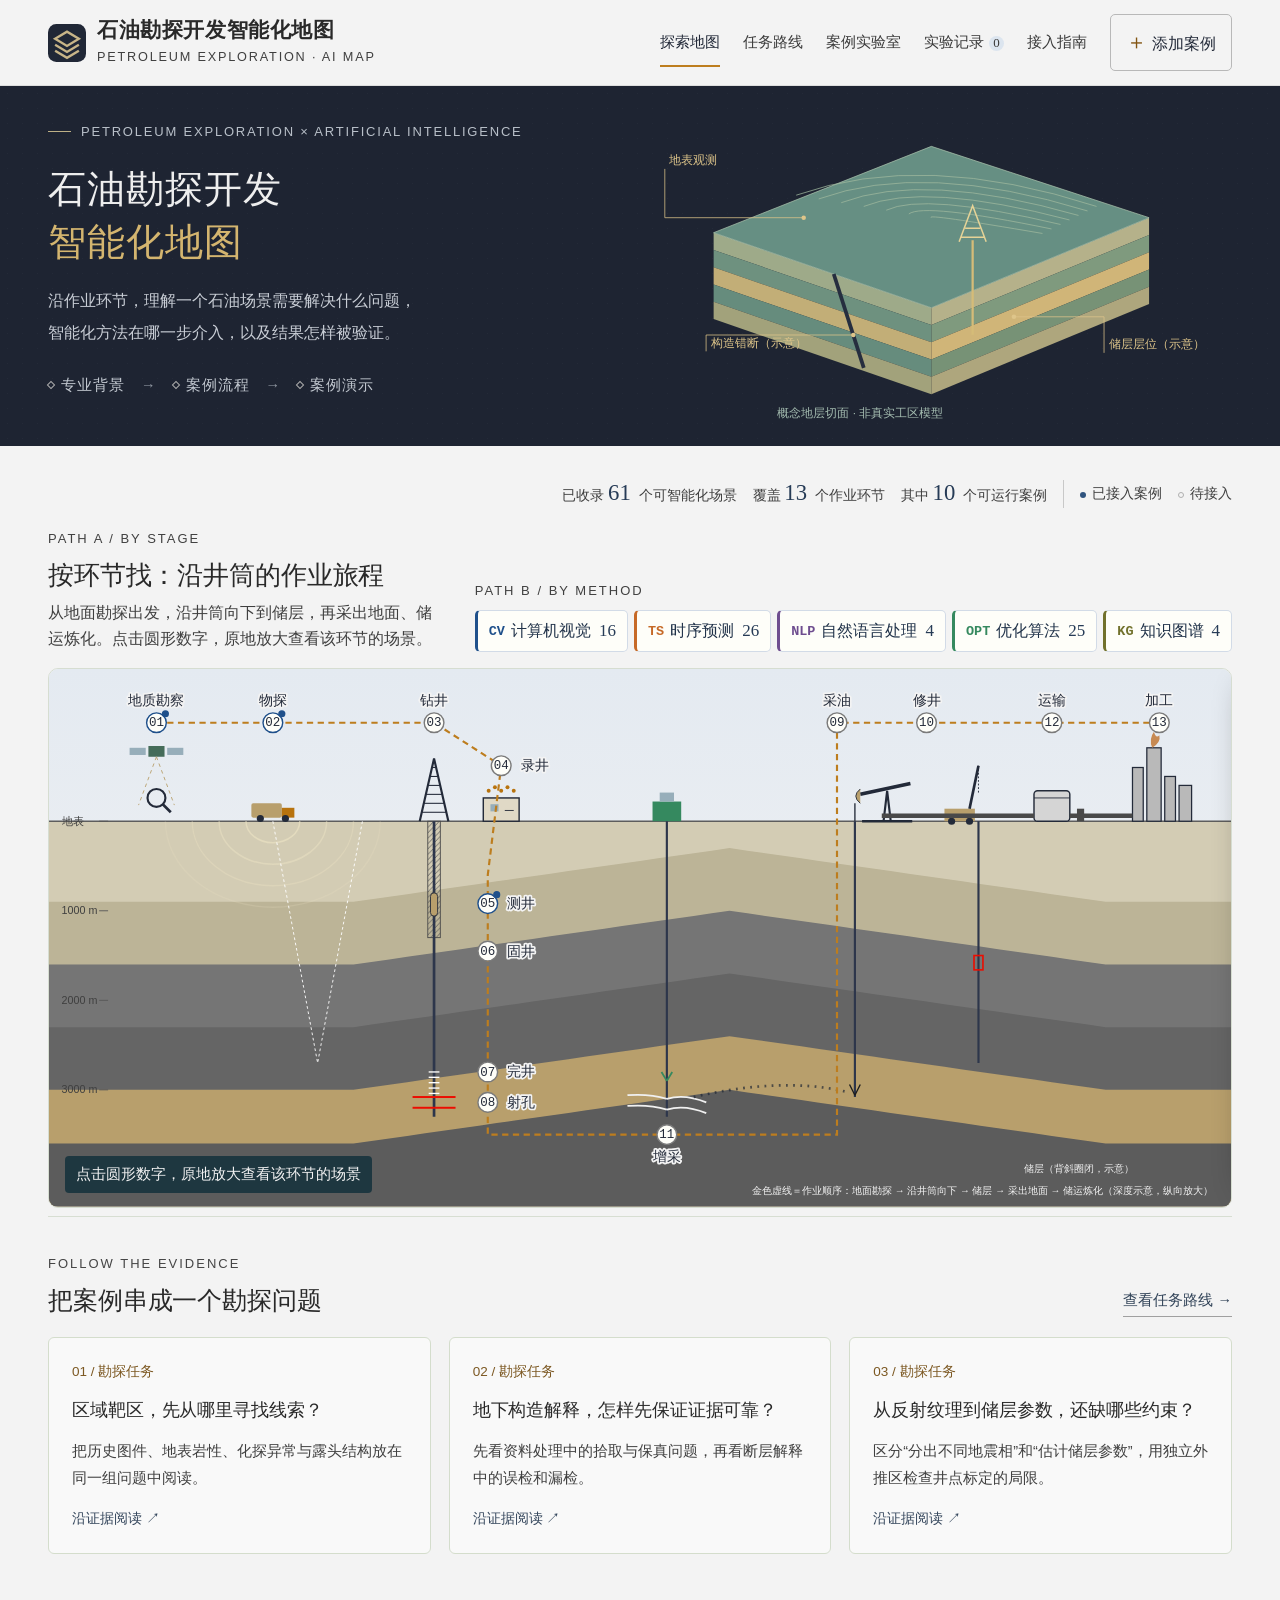
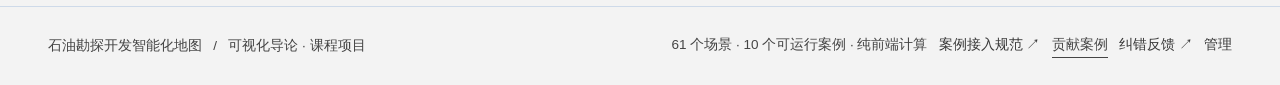
<file: index.html>
<!doctype html>
<html lang="zh-CN"><head><meta charset="utf-8"><meta name="viewport" content="width=device-width,initial-scale=1"><meta name="theme-color" content="#1e2432"><meta name="description" content="从地质问题到智能解释：13 个作业环节、61 个可智能化场景；地质勘察、物探 9 个原创交互案例与测井教师示范案例。纯前端机器学习实验与完整十三环节导航，兼容课程原版案例包。"><title>石油勘探开发智能化地图</title><link rel="icon" href="assets/favicon.svg" type="image/svg+xml"><link rel="stylesheet" href="assets/core/tokens.css"><link rel="stylesheet" href="assets/core/layout.css"><link rel="stylesheet" href="assets/core/ui.css"><link rel="stylesheet" href="assets/site.css"><link rel="stylesheet" href="assets/home.css"><link rel="stylesheet" href="assets/experience.css"><link rel="stylesheet" href="assets/atlas.css"></head><body><a class="skip-link" href="#main-content">跳到主要内容</a><div id="view"></div><noscript>请启用 JavaScript 以运行交互地图和机器学习演示。</noscript><script src="assets/data.js"></script><script src="assets/core/registry.js"></script><script src="assets/core/kit.js"></script><script src="assets/core/case-demo-host.js"></script><script src="assets/builtins.js?v=csv-user-data-fix-20261103"></script><script src="assets/cases/welllog-layer.case.js"></script><script src="assets/cases/welllog-layer.demo.js"></script><script src="assets/core/case-upload.js"></script><script src="assets/core/admin.js"></script><script src="assets/catalog.js"></script><script src="assets/science.js"></script><script src="assets/flow-sketches.js"></script><script src="assets/figures.js"></script><script src="assets/journey.js"></script><script src="assets/experience.js?v=4ed0af9"></script><script src="assets/guide.js"></script><script src="assets/site.js"></script></body></html>
</file>
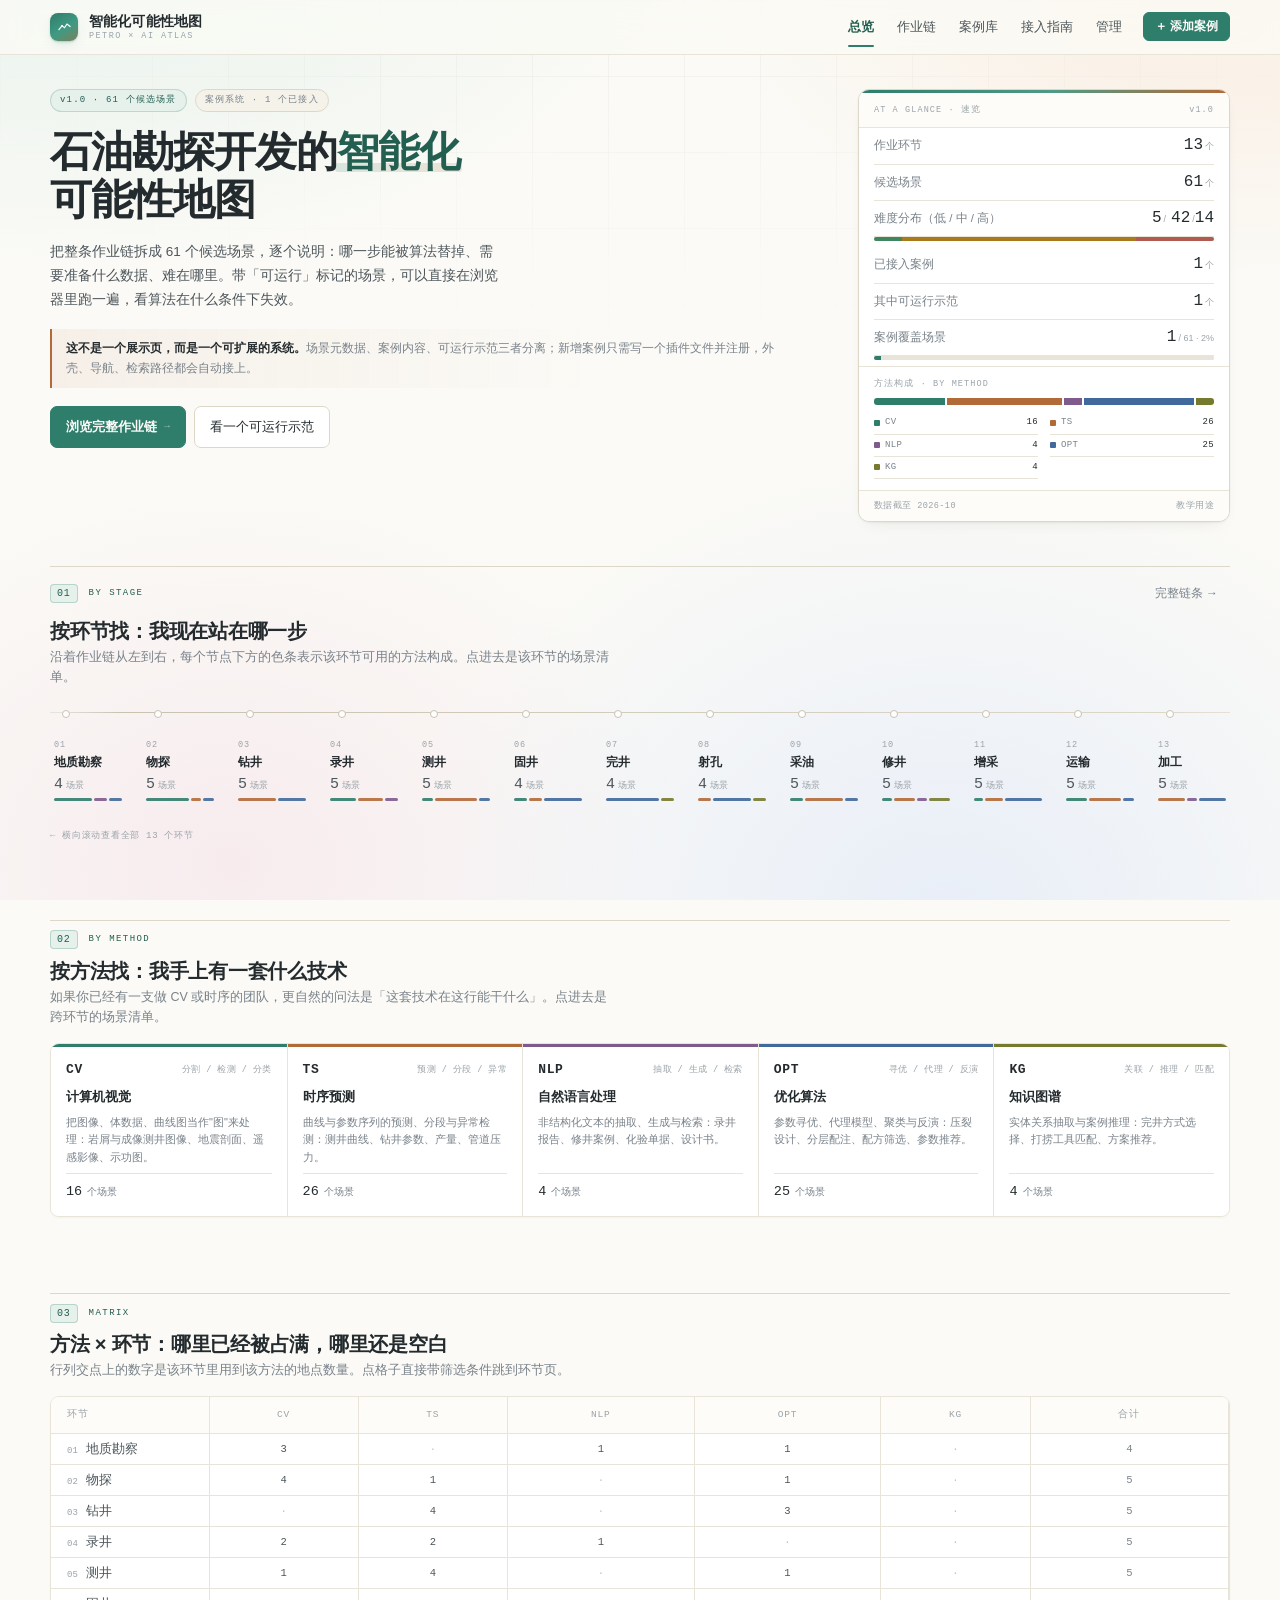
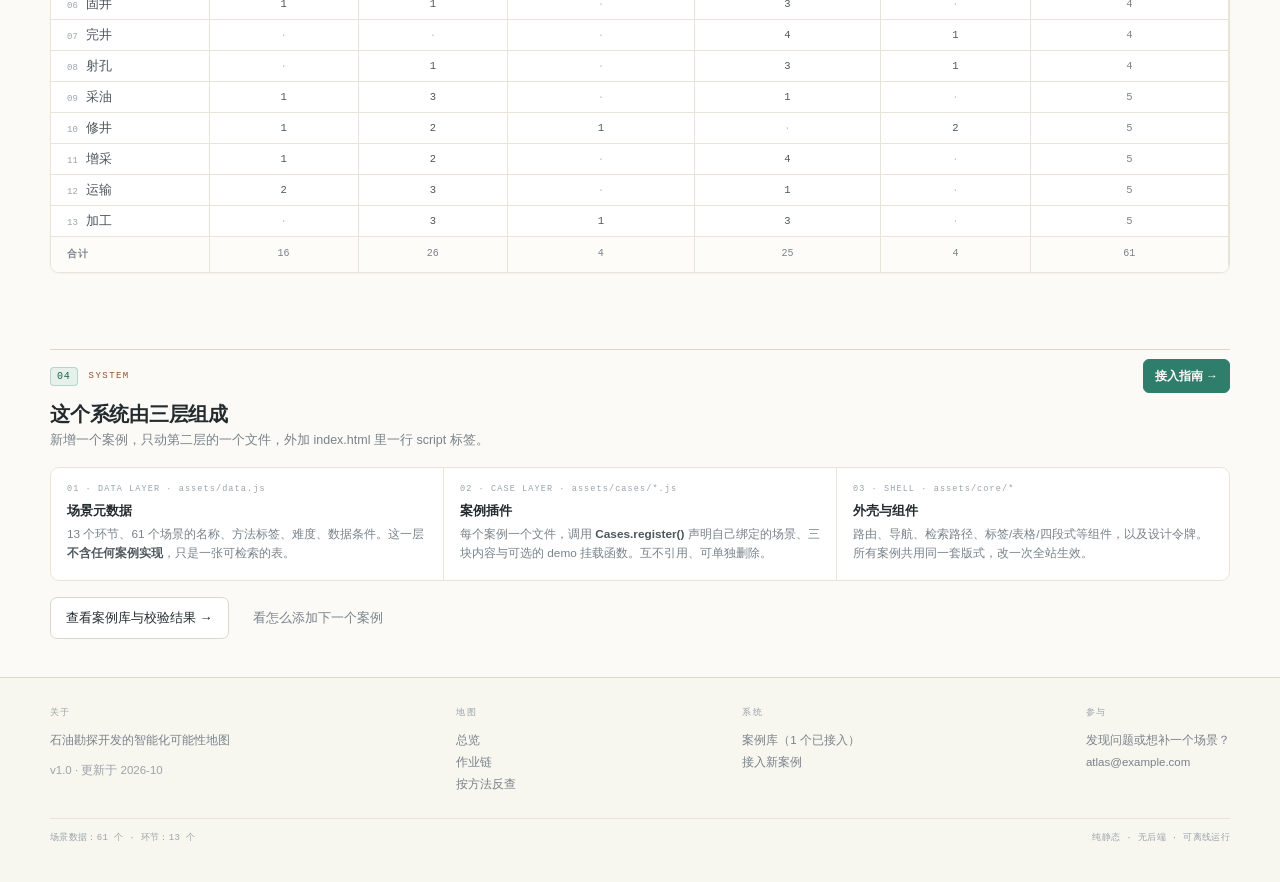
<file: teacher/index.html>
<!DOCTYPE html>
<html lang="zh-CN">
<head>
<meta charset="UTF-8">
<meta name="viewport" content="width=device-width, initial-scale=1">
<title>石油勘探开发的智能化可能性地图</title>
<meta name="description" content="按石油作业链条逐环节展示可被深度学习改造的候选场景，标注 AI 介入点、数据条件与难度等级；带可运行的案例示范。">

<link rel="stylesheet" href="assets/core/tokens.css?v=20261022i">
<link rel="stylesheet" href="assets/core/layout.css?v=20261022i">
<link rel="stylesheet" href="assets/core/ui.css?v=20261022i">
</head>
<body>

<div id="view">
  <main class="wrap" style="padding:120px 0">
    <div class="empty"><b>正在加载</b>如果这行字一直不消失，说明脚本没有正确执行，
    请检查浏览器控制台。</div>
  </main>
</div>

<noscript>
  <div class="wrap" style="padding:80px 0">
    <div class="empty"><b>需要启用 JavaScript</b>本站是纯前端渲染的，所有页面由本地脚本生成。</div>
  </div>
</noscript>

<!-- =========================================================
     脚本加载顺序（改这里之前先读 docs/如何添加新案例.md）
     1. data.js         场景元数据
     2. registry.js     案例注册表
     3. kit.js          渲染工具箱
     4. cases/*         案例插件 —— 新增案例加在这一段
     5. case-demo-host  示范宿主（整页 iframe / 模块 Shadow DOM）
     6. case-upload     案例包导入（读 localStorage，必须在 shell 前）
     7. shell.js        外壳，必须最后
     ========================================================= -->
<script src="assets/data.js?v=20261022i"></script>
<script src="assets/core/registry.js?v=20261022i"></script>
<script src="assets/core/kit.js?v=20261022i"></script>

<script src="assets/cases/welllog-layer.case.js?v=20261022i"></script>
<script src="assets/cases/welllog-layer.demo.js?v=20261022i"></script>
<!-- ↑ 新案例加在这里：<script src="assets/cases/你的案例.case.js"></script> -->

<!-- 上传的案例包（localStorage）在这里恢复注册，必须在 shell.js 之前 -->
<script src="assets/core/case-demo-host.js?v=20261022i"></script>
<script src="assets/core/case-upload.js?v=20261022i"></script>

<script src="assets/core/admin.js?v=20261022i"></script>

<script src="assets/core/shell.js?v=20261022i"></script>

</body>
</html>
</file>
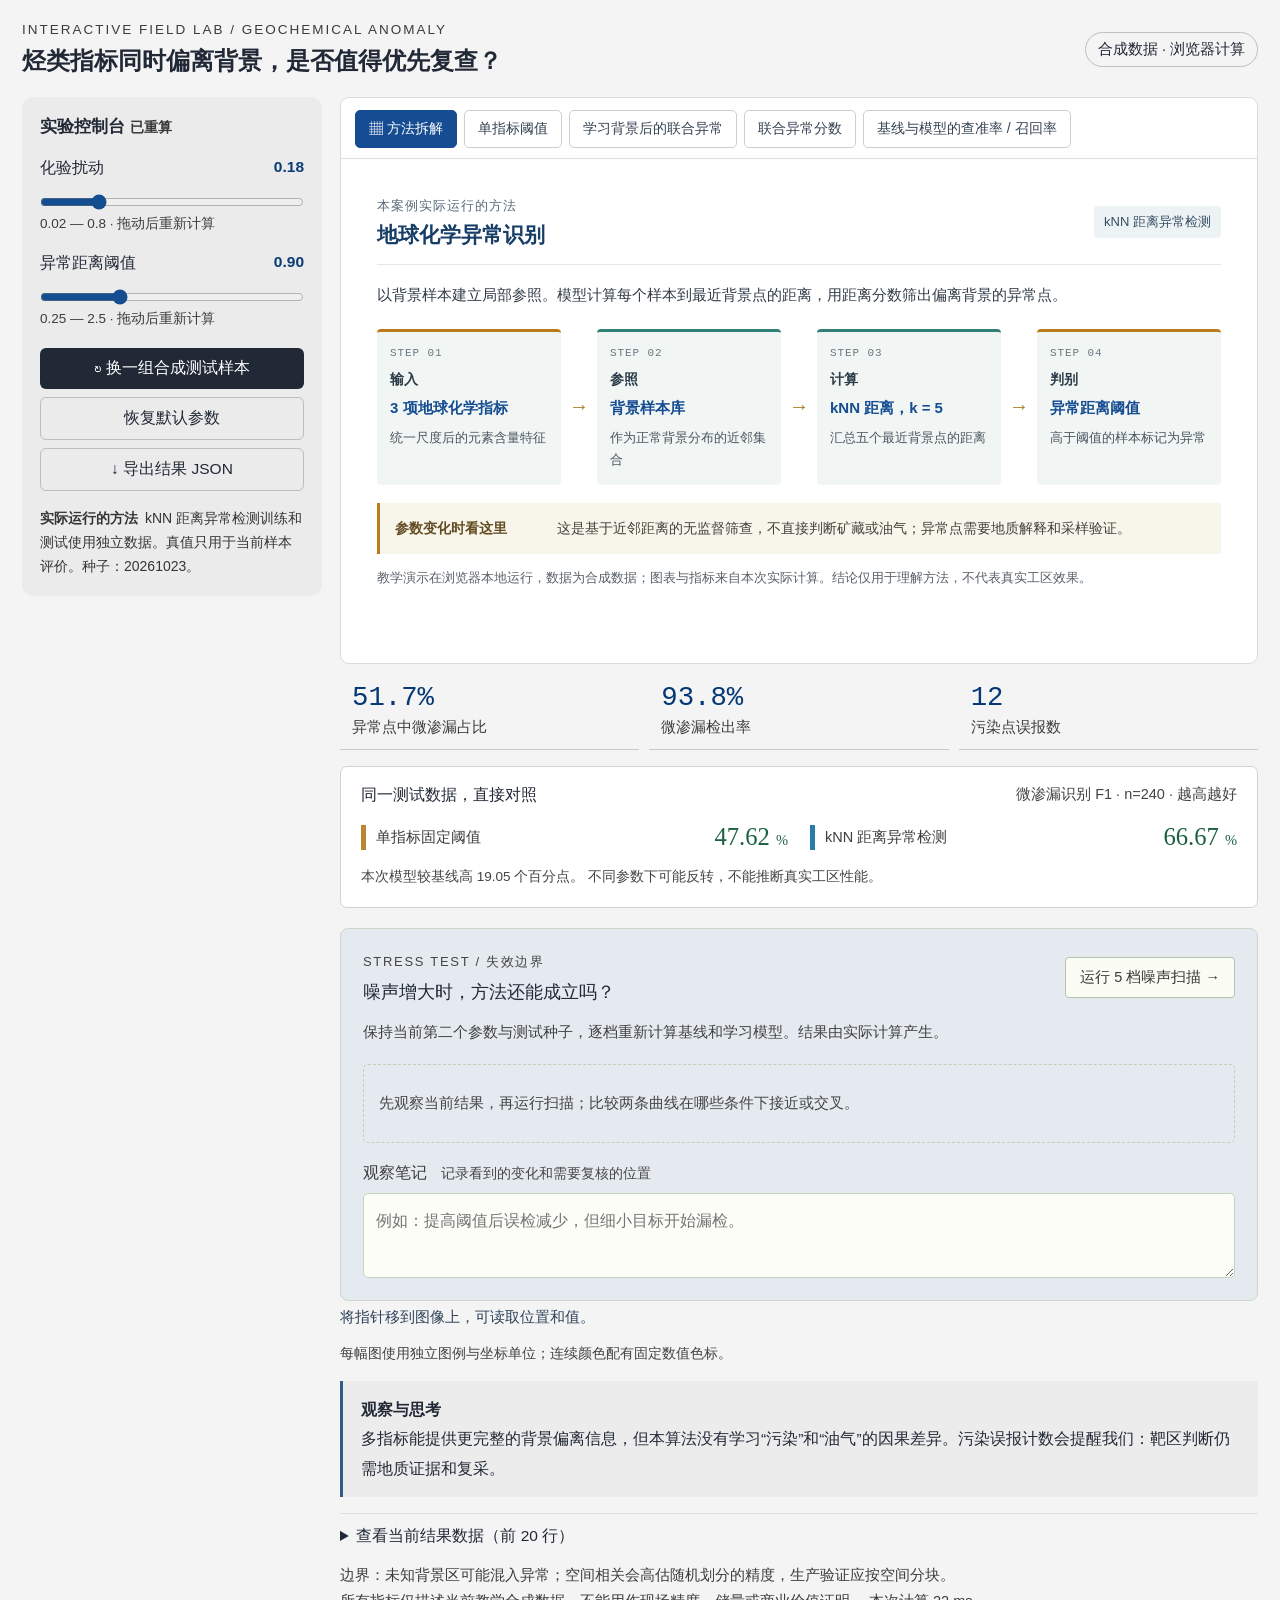
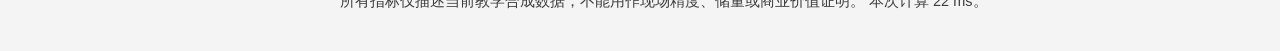
<file: cases/geo-anomaly/demo/index.html>
<!doctype html><html lang="zh-CN"><head><meta charset="utf-8"><meta name="viewport" content="width=device-width,initial-scale=1"><title>油气地球化学异常识别</title><link rel="stylesheet" href="lab.css"></head><body><main id="lab"></main><script src="science.js"></script><script src="charts.js"></script><script src="model-contracts.js"></script><script src="lab-tools.js"></script><script src="config.js"></script><script src="lab.js"></script></body></html>
</file>
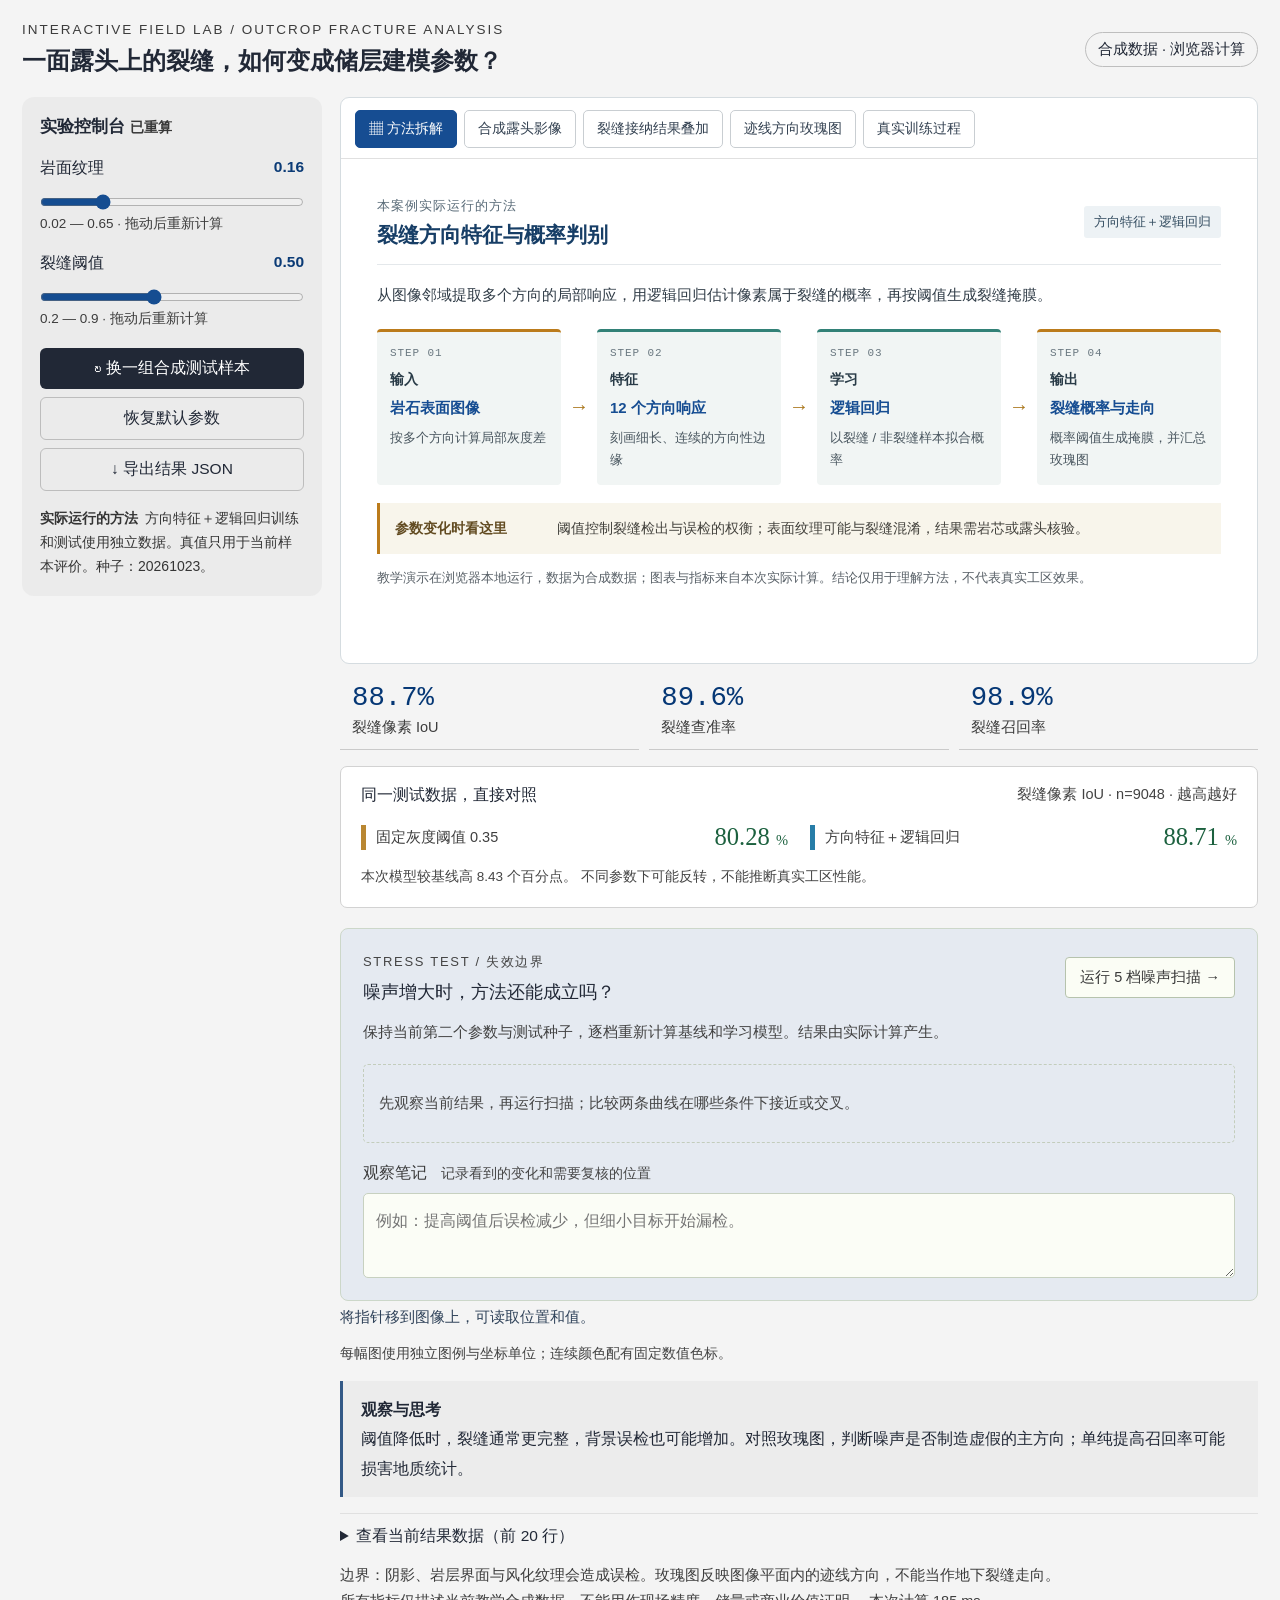
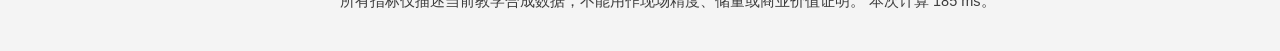
<file: cases/geo-fracture/demo/index.html>
<!doctype html><html lang="zh-CN"><head><meta charset="utf-8"><meta name="viewport" content="width=device-width,initial-scale=1"><title>露头裂缝自动统计</title><link rel="stylesheet" href="lab.css"></head><body><main id="lab"></main><script src="science.js"></script><script src="charts.js"></script><script src="model-contracts.js"></script><script src="lab-tools.js"></script><script src="config.js"></script><script src="lab.js"></script></body></html>
</file>
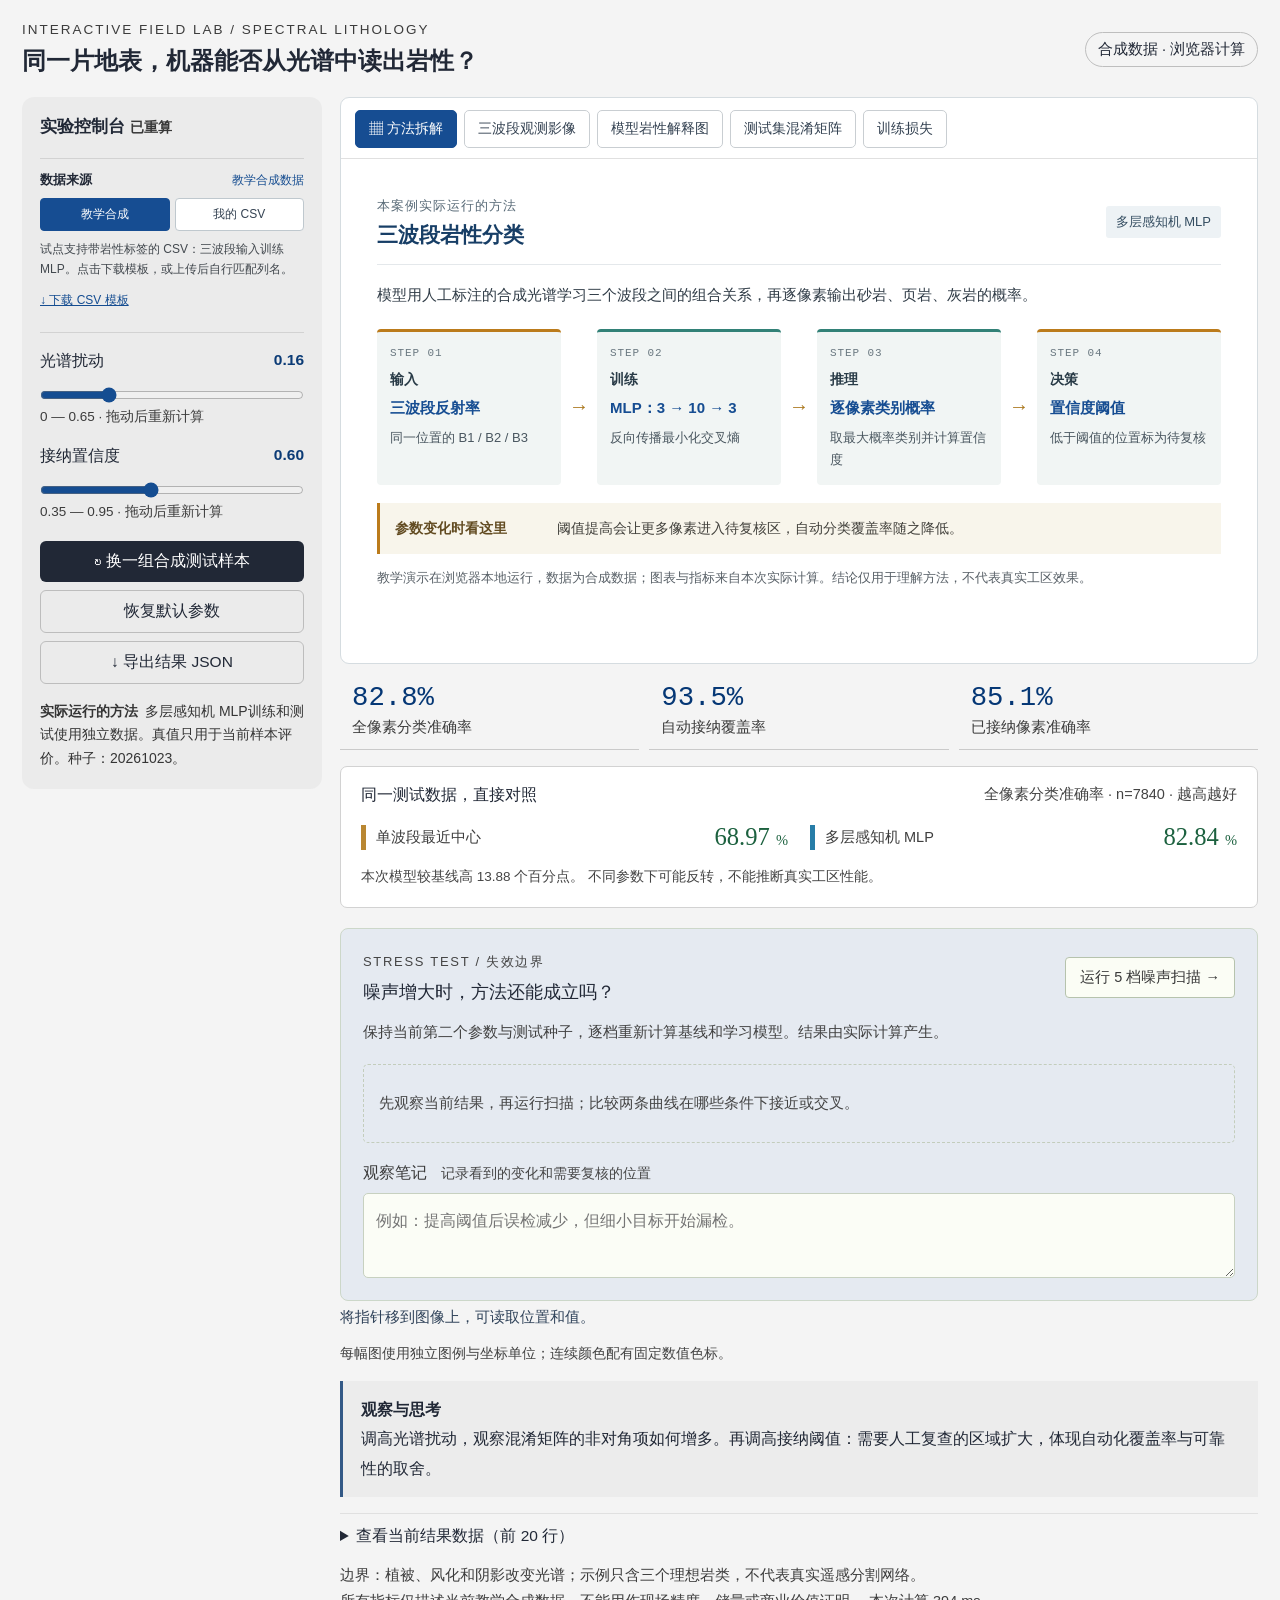
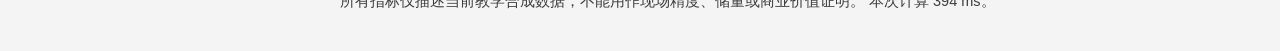
<file: cases/geo-spectral/demo/index.html>
<!doctype html><html lang="zh-CN"><head><meta charset="utf-8"><meta name="viewport" content="width=device-width,initial-scale=1"><title>地质剖面遥感解译</title><link rel="stylesheet" href="lab.css"></head><body><main id="lab"></main><script src="science.js"></script><script src="charts.js"></script><script src="model-contracts.js"></script><script src="lab-tools.js"></script><script src="user-data.js"></script><script src="config.js"></script><script src="lab.js"></script></body></html>
</file>
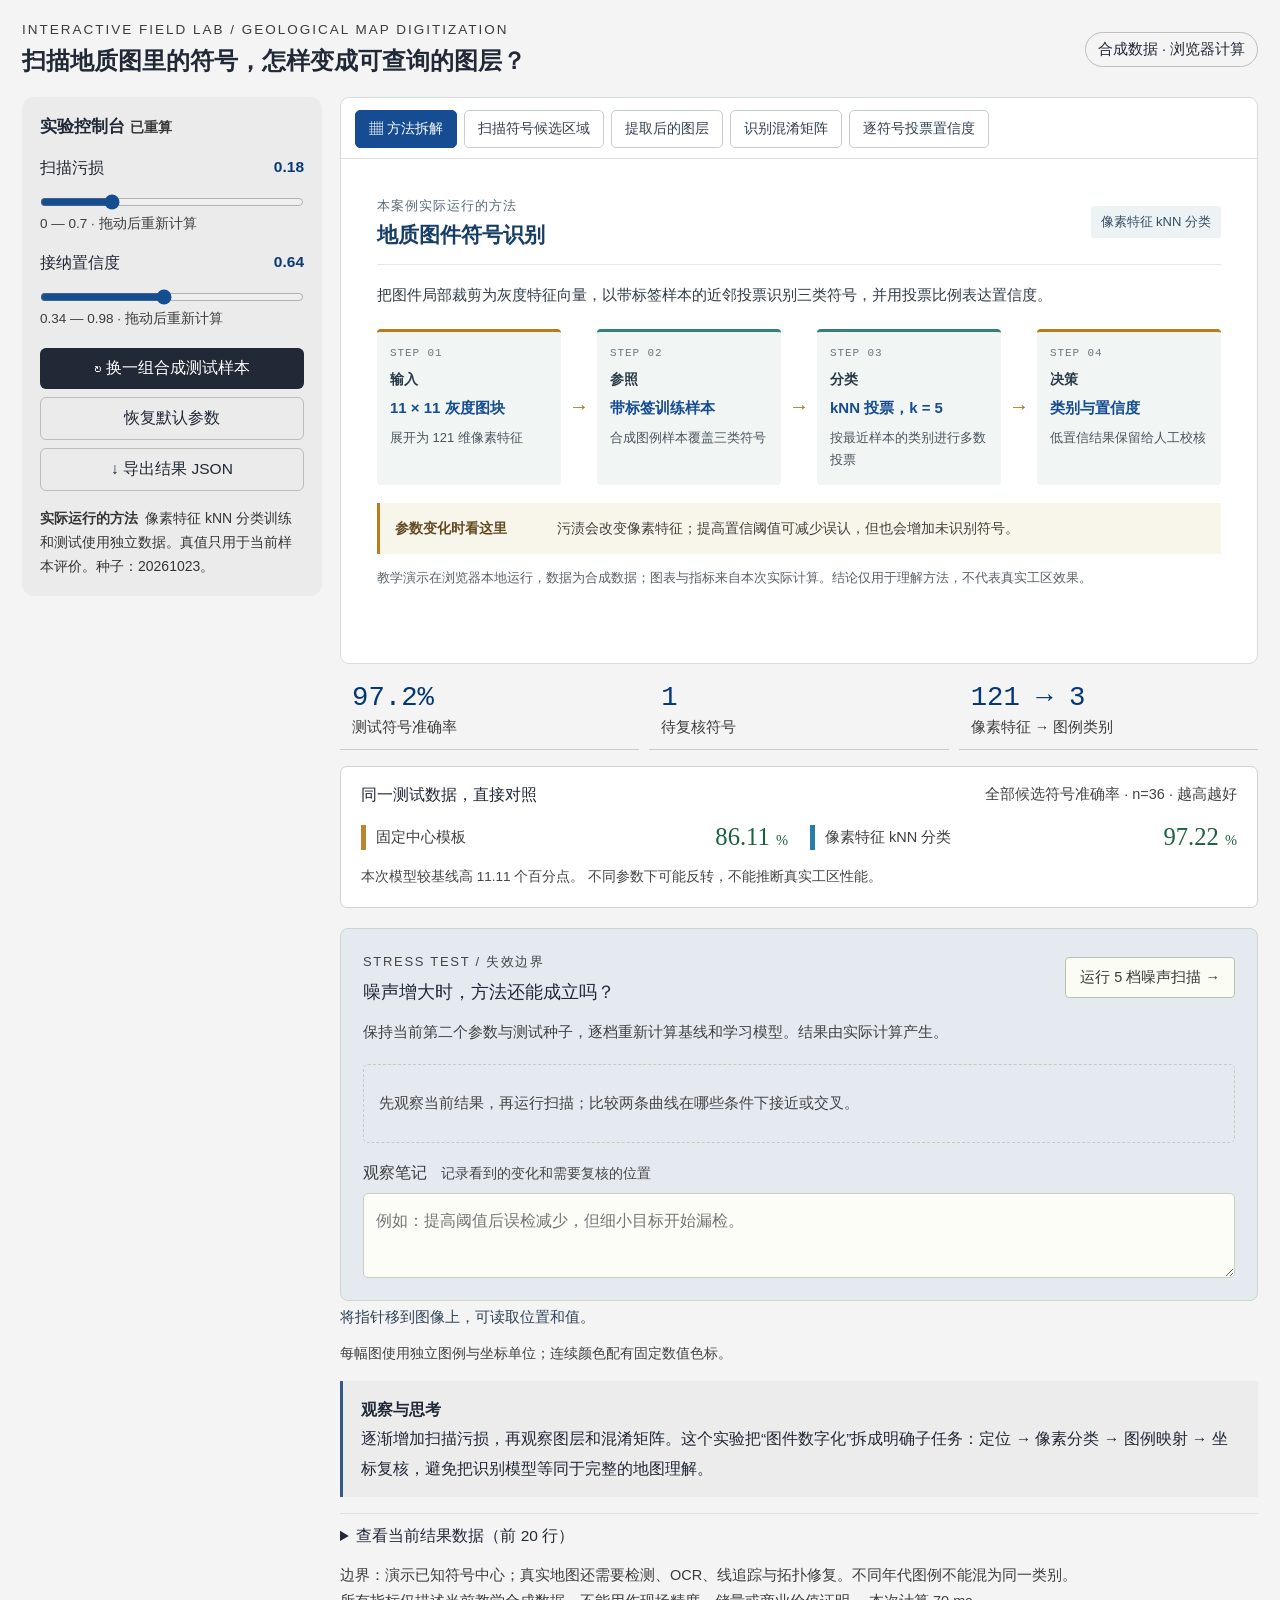
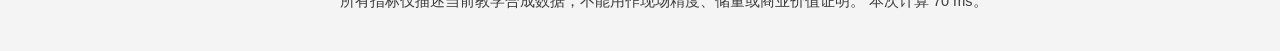
<file: cases/geo-symbol/demo/index.html>
<!doctype html><html lang="zh-CN"><head><meta charset="utf-8"><meta name="viewport" content="width=device-width,initial-scale=1"><title>地质图件要素智能提取</title><link rel="stylesheet" href="lab.css"></head><body><main id="lab"></main><script src="science.js"></script><script src="charts.js"></script><script src="model-contracts.js"></script><script src="lab-tools.js"></script><script src="config.js"></script><script src="lab.js"></script></body></html>
</file>
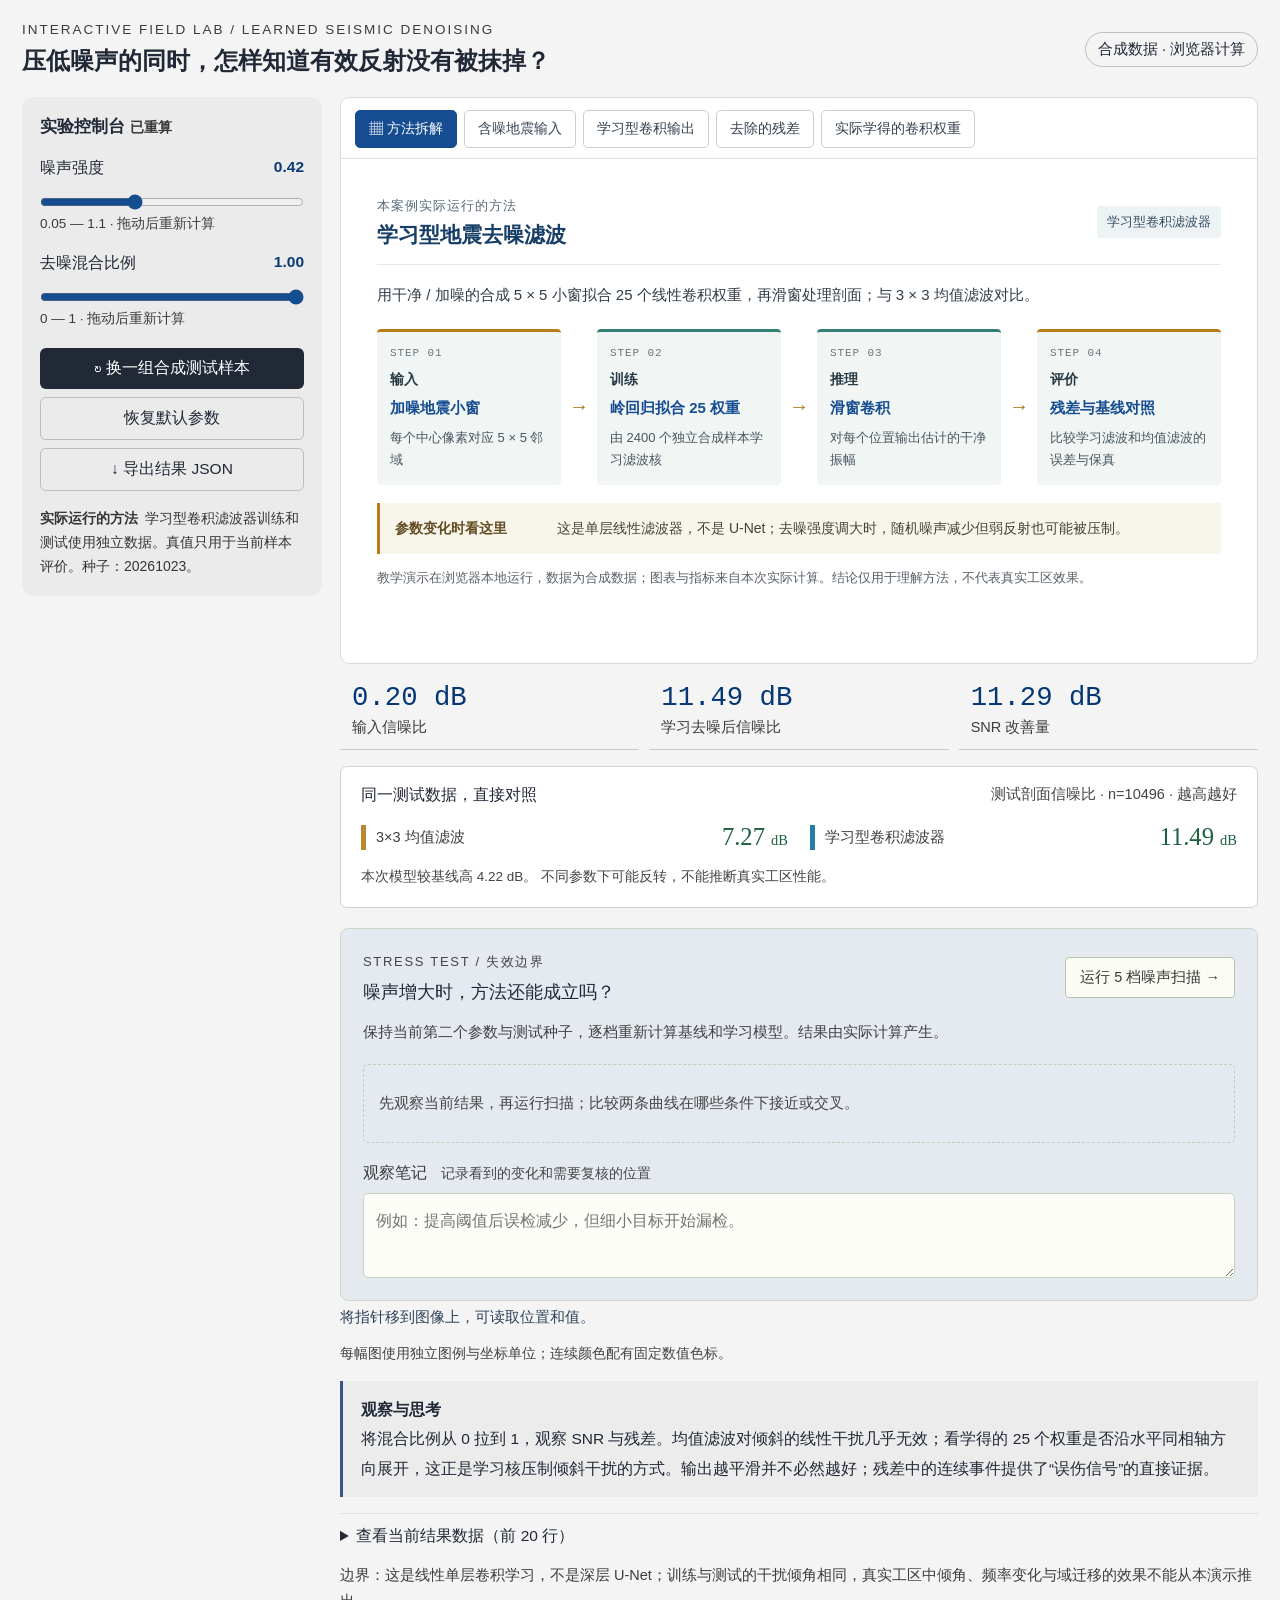
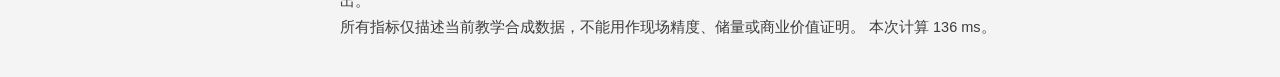
<file: cases/seis-denoise/demo/index.html>
<!doctype html><html lang="zh-CN"><head><meta charset="utf-8"><meta name="viewport" content="width=device-width,initial-scale=1"><title>地震资料噪声压制</title><link rel="stylesheet" href="lab.css"></head><body><main id="lab"></main><script src="science.js"></script><script src="charts.js"></script><script src="model-contracts.js"></script><script src="lab-tools.js"></script><script src="config.js"></script><script src="lab.js"></script></body></html>
</file>
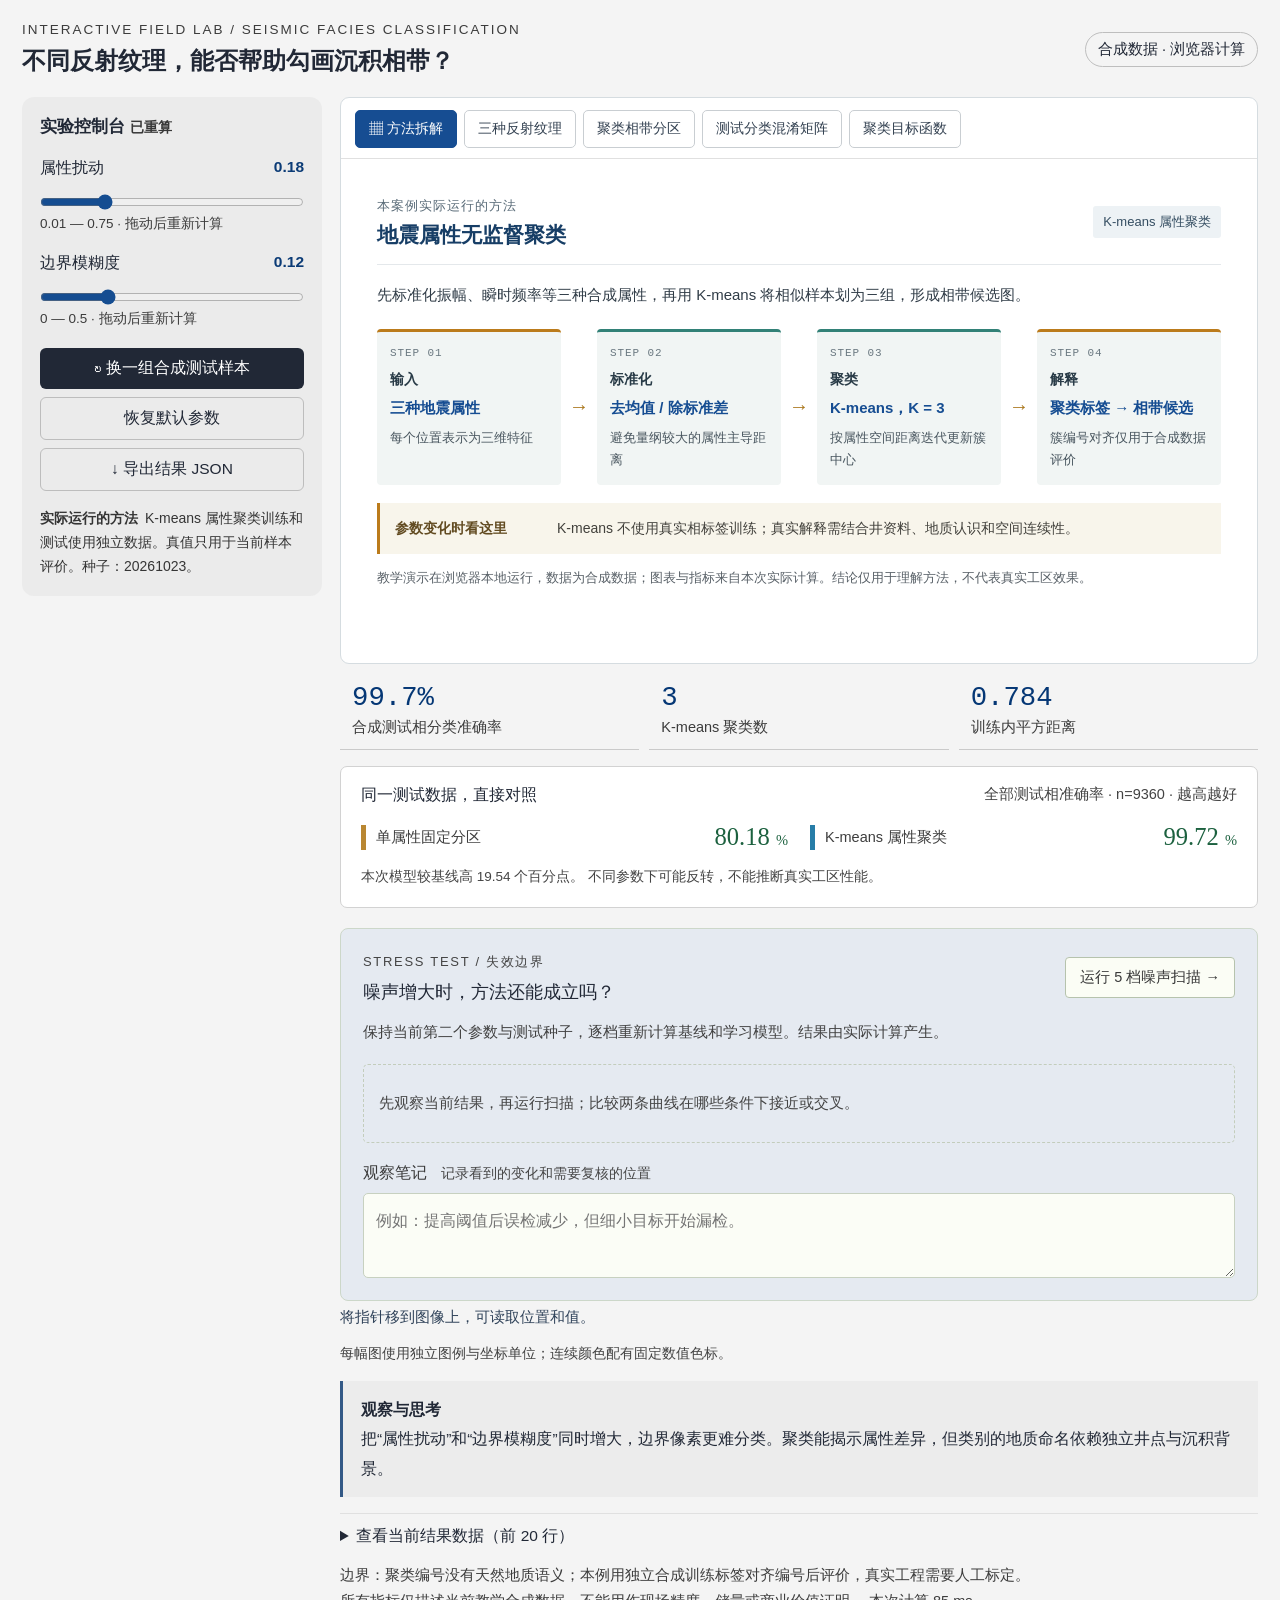
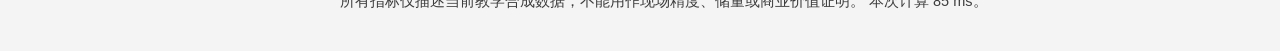
<file: cases/seis-facies/demo/index.html>
<!doctype html><html lang="zh-CN"><head><meta charset="utf-8"><meta name="viewport" content="width=device-width,initial-scale=1"><title>地震相智能分类</title><link rel="stylesheet" href="lab.css"></head><body><main id="lab"></main><script src="science.js"></script><script src="charts.js"></script><script src="model-contracts.js"></script><script src="lab-tools.js"></script><script src="config.js"></script><script src="lab.js"></script></body></html>
</file>
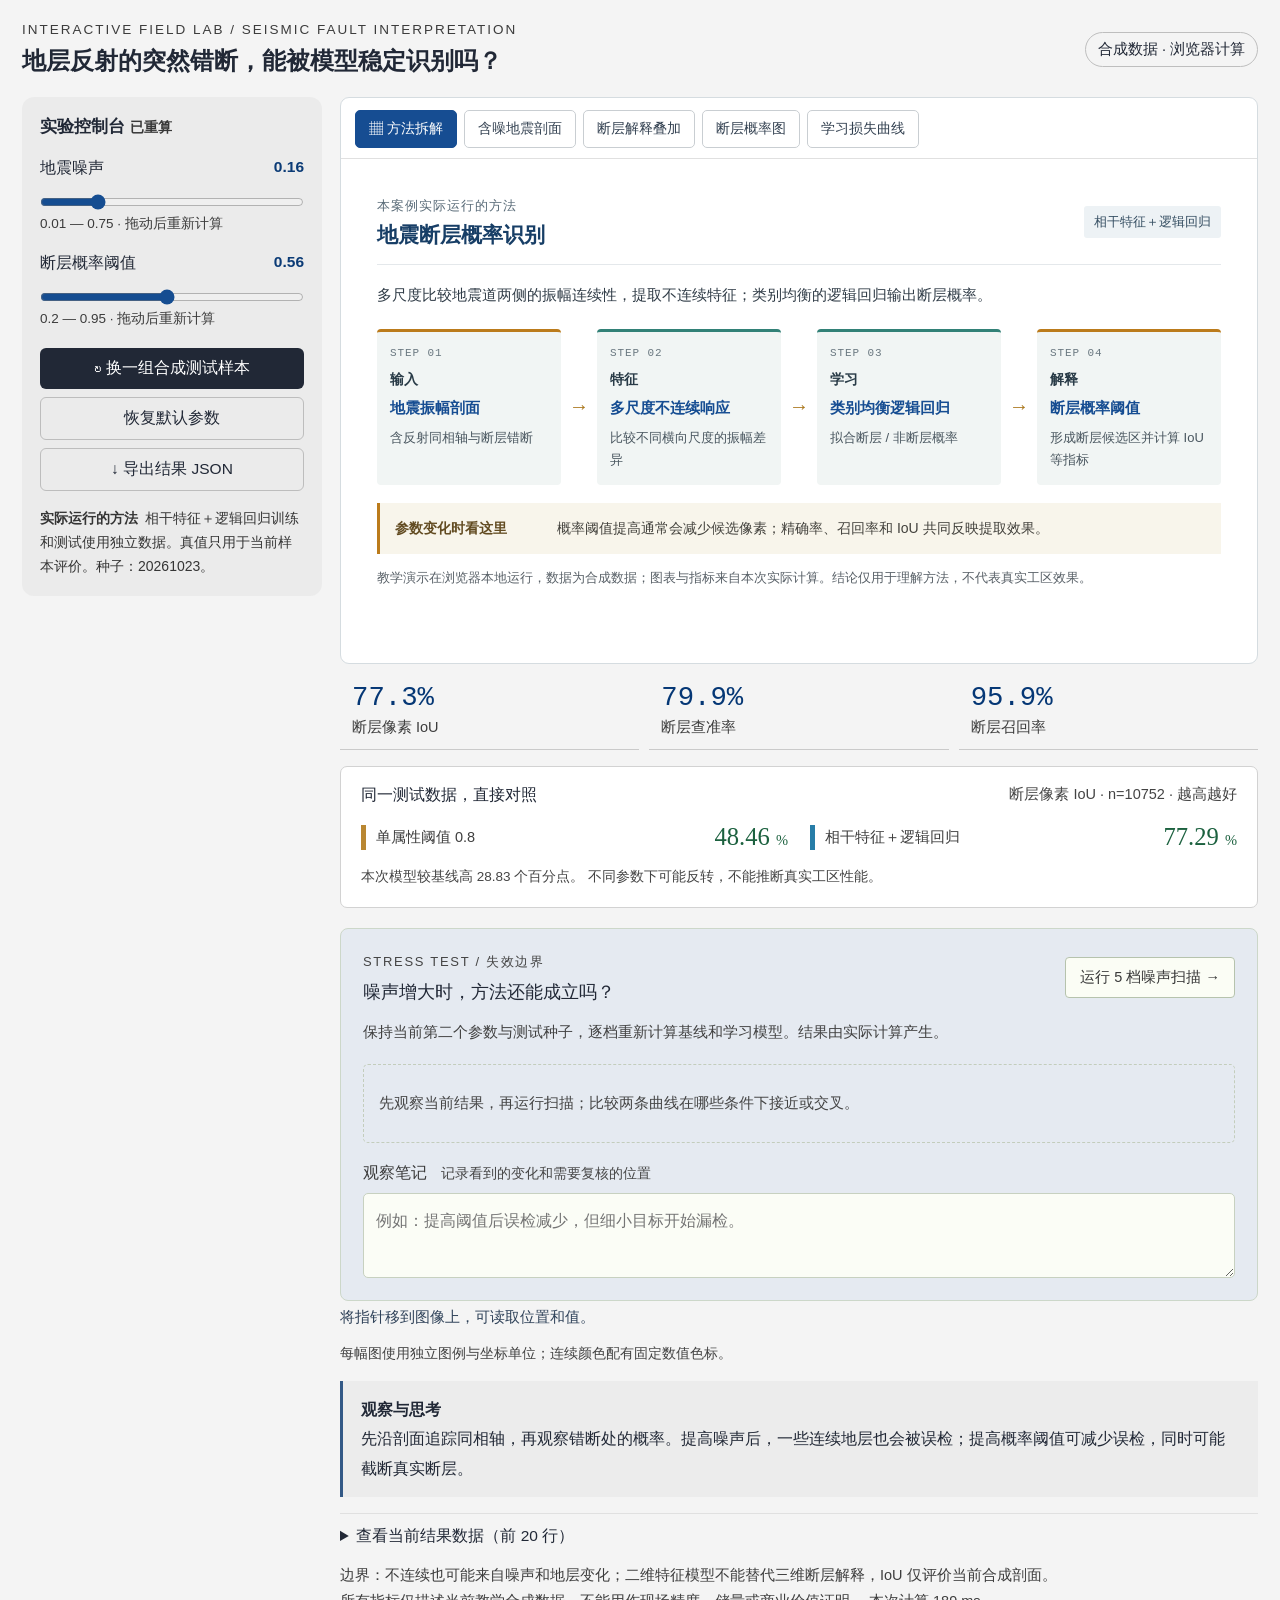
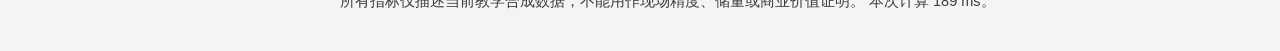
<file: cases/seis-fault/demo/index.html>
<!doctype html><html lang="zh-CN"><head><meta charset="utf-8"><meta name="viewport" content="width=device-width,initial-scale=1"><title>地震断层自动解释</title><link rel="stylesheet" href="lab.css"></head><body><main id="lab"></main><script src="science.js"></script><script src="charts.js"></script><script src="model-contracts.js"></script><script src="lab-tools.js"></script><script src="config.js"></script><script src="lab.js"></script></body></html>
</file>
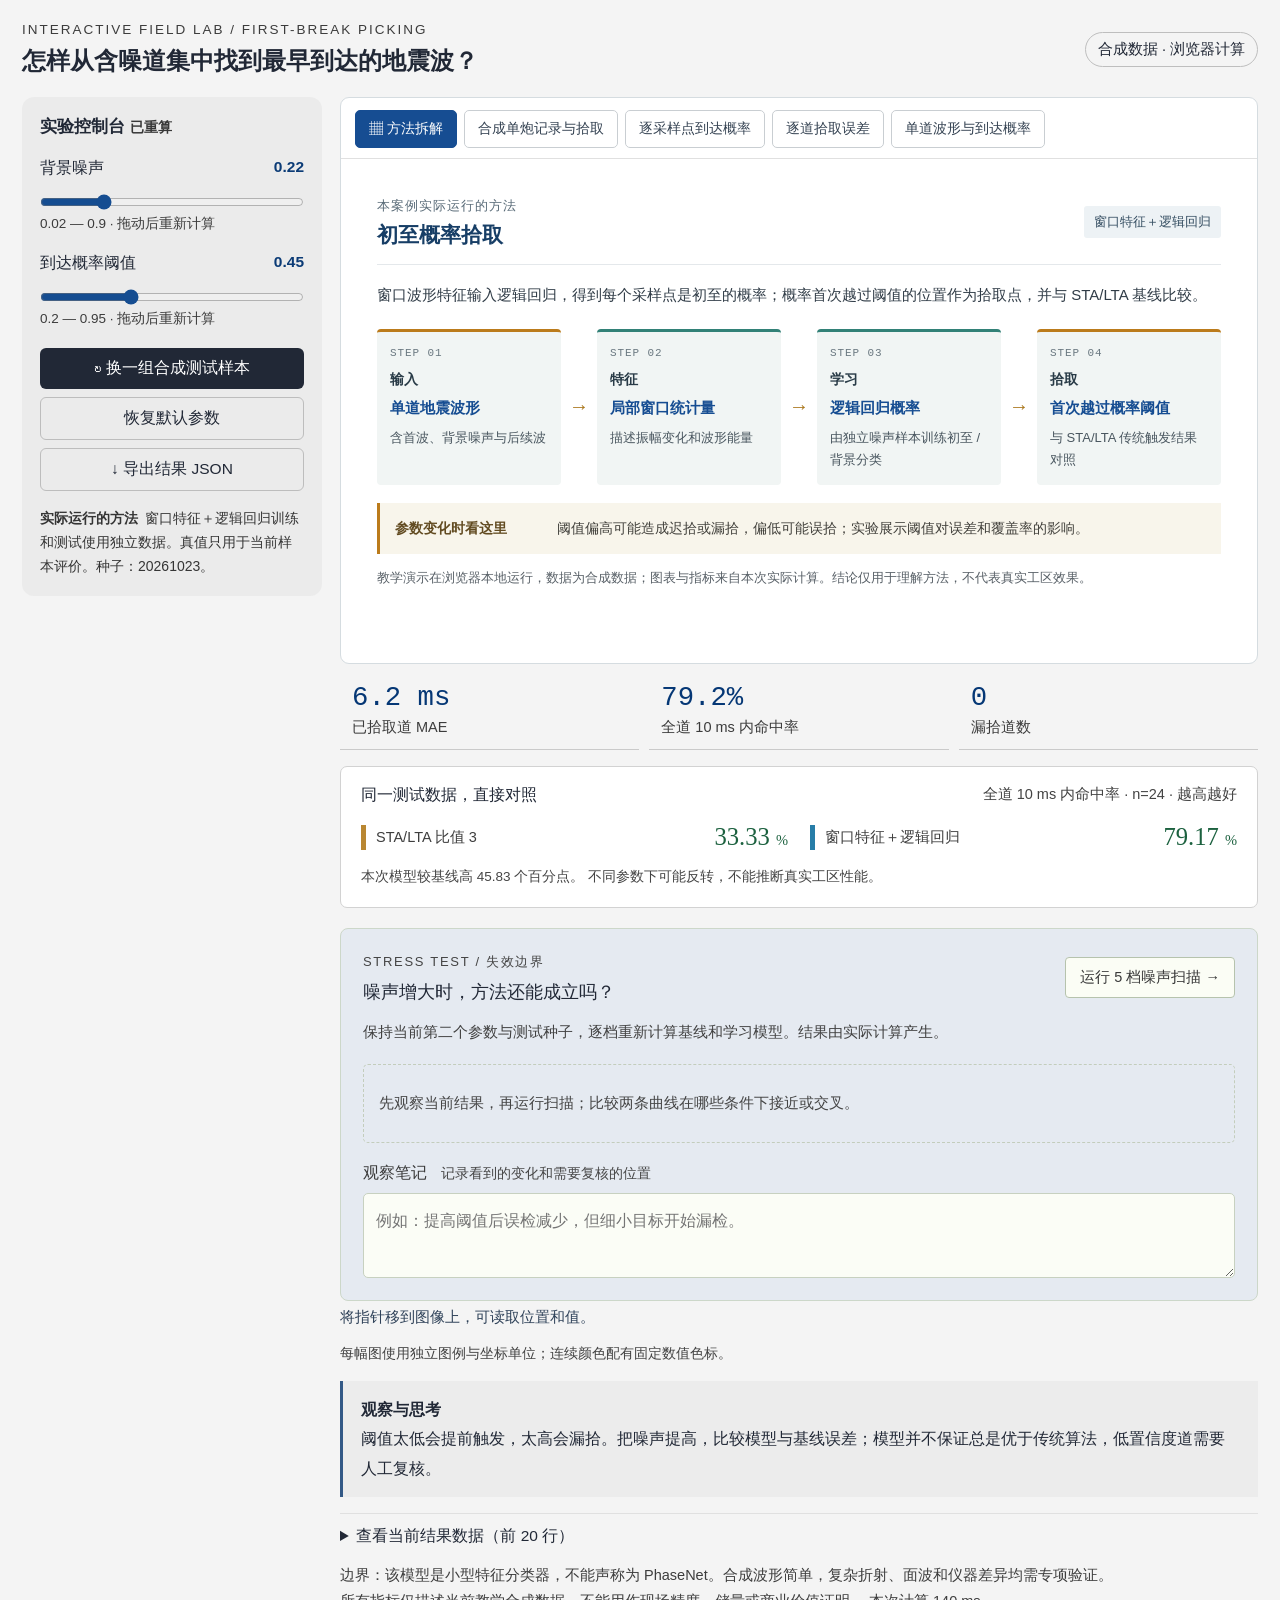
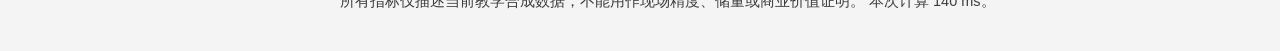
<file: cases/seis-firstbreak/demo/index.html>
<!doctype html><html lang="zh-CN"><head><meta charset="utf-8"><meta name="viewport" content="width=device-width,initial-scale=1"><title>初至波自动拾取</title><link rel="stylesheet" href="lab.css"></head><body><main id="lab"></main><script src="science.js"></script><script src="charts.js"></script><script src="model-contracts.js"></script><script src="lab-tools.js"></script><script src="config.js"></script><script src="lab.js"></script></body></html>
</file>
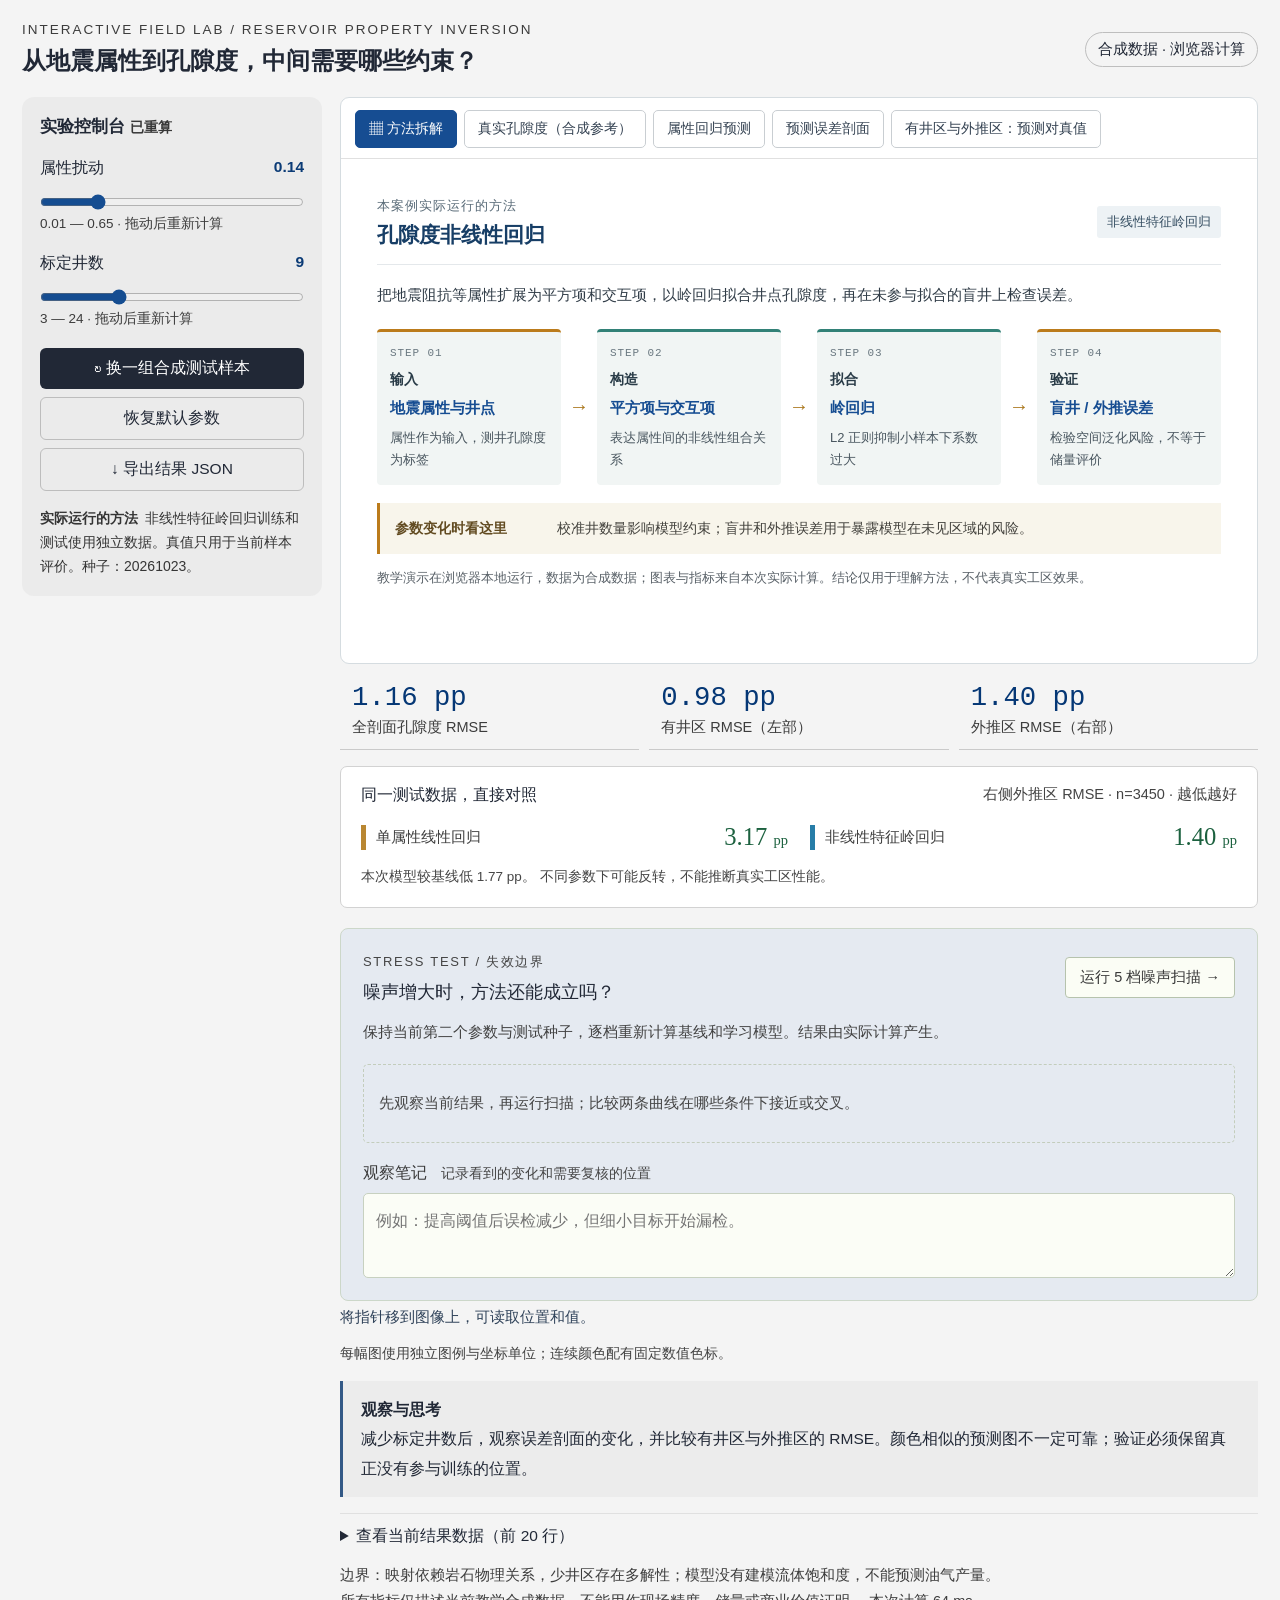
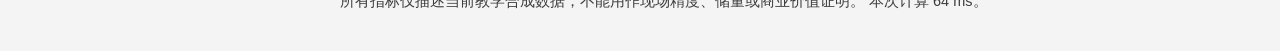
<file: cases/seis-reservoir/demo/index.html>
<!doctype html><html lang="zh-CN"><head><meta charset="utf-8"><meta name="viewport" content="width=device-width,initial-scale=1"><title>储层参数反演</title><link rel="stylesheet" href="lab.css"></head><body><main id="lab"></main><script src="science.js"></script><script src="charts.js"></script><script src="model-contracts.js"></script><script src="lab-tools.js"></script><script src="config.js"></script><script src="lab.js"></script></body></html>
</file>
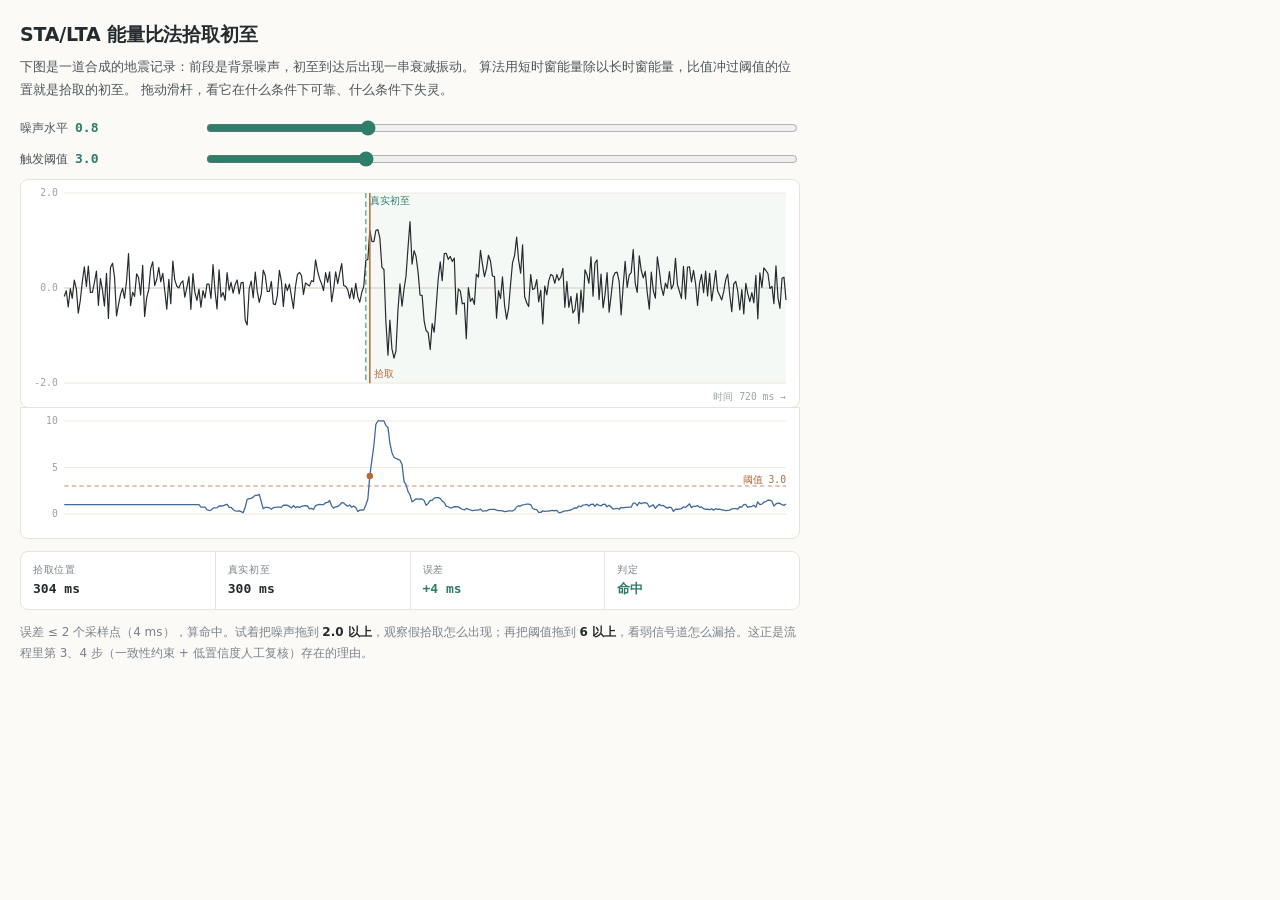
<file: teacher/firstbreak-pick-case/demo/index.html>
<!DOCTYPE html>
<html lang="zh-CN">
<head>
<meta charset="UTF-8">
<meta name="viewport" content="width=device-width, initial-scale=1">
<title>示范：STA/LTA 初至波自动拾取</title>
<link rel="stylesheet" href="demo.css">
</head>
<body>
<div class="panel">
  <h1>STA/LTA 能量比法拾取初至</h1>
  <p class="lead">下图是一道合成的地震记录：前段是背景噪声，初至到达后出现一串衰减振动。
  算法用短时窗能量除以长时窗能量，比值冲过阈值的位置就是拾取的初至。
  拖动滑杆，看它在什么条件下可靠、什么条件下失灵。</p>

  <div class="ctl">
    <label>噪声水平 <output id="out-noise">0.8</output></label>
    <input type="range" id="noise" min="0" max="3" step="0.1" value="0.8">
  </div>
  <div class="ctl">
    <label>触发阈值 <output id="out-th">3.0</output></label>
    <input type="range" id="th" min="1.2" max="8" step="0.1" value="3">
  </div>

  <svg id="trace" viewBox="0 0 720 210" role="img" aria-label="地震道与拾取结果"></svg>
  <svg id="ratio" viewBox="0 0 720 120" role="img" aria-label="STA/LTA 能量比曲线"></svg>

  <div class="readouts">
    <div class="ro"><span class="k">拾取位置</span><b id="ro-pick">—</b></div>
    <div class="ro"><span class="k">真实初至</span><b id="ro-true">—</b></div>
    <div class="ro"><span class="k">误差</span><b id="ro-err">—</b></div>
    <div class="ro"><span class="k">判定</span><b id="ro-verdict">—</b></div>
  </div>

  <p class="note" id="note"></p>
</div>
<script src="demo.js"></script>
</body>
</html>
</file>
<file: assets/core/tokens.css>
/* =========================================================
   设计令牌 Design Tokens
   风格：暖白纸面 + 低饱和彩色分区
   规则：所有颜色只在这里定义，案例与组件不得写死色值
   ========================================================= */

:root{
  /* ---------- 画布 ---------- */
  --paper:      #fafafa;   /* 主背景，暖白 */
  --paper-2:    #f0f0f0;   /* 次级底板 */
  --paper-3:    #e9e9e9;   /* 三级底板 */
  --card:       #ffffff;   /* 卡片 */
  --card-soft:  #fdfcf9;   /* 卡片内嵌区 */

  /* ---------- 描边 ---------- */
  --line:       #f1e4d0;
  --line-2:     #dad6cb;
  --line-3:     #bcbcbc;

  /* ---------- 墨色（文字） ---------- */
  --ink:        #292929;
  --ink-2:      #323232;
  --ink-3:      #414141;
  --ink-4:      #4c4c4c;
  --ink-inv:    #fdfcf9;

  /* ---------- 主强调 ---------- */
  --jade:       #1f508b;
  --jade-d:     #1b487f;
  --jade-l:     #e4ebf3;
  --clay:       #c66927;
  --clay-d:     #ba5f1e;
  --clay-l:     #fce9db;

  /* ---------- 五类方法色（中饱和，白底可读） ---------- */
  --c-cv:       #1f508b;   /* 计算机视觉 */
  --c-ts:       #c66927;   /* 时序预测 */
  --c-nlp:      #6e4d8f;   /* 自然语言处理 */
  --c-opt:      #35895f;   /* 优化算法 */
  --c-kg:       #71712c;   /* 知识图谱 */

  --bg-cv:      #e4ebf3;
  --bg-ts:      #fce9db;
  --bg-nlp:     #eeeeee;
  --bg-opt:     #f0f0f0;
  --bg-kg:      #f1f1dd;

  /* ---------- 语义色 ---------- */
  --ok:         #2d5587;
  --ok-bg:      #e5ecf5;
  --warn:       #be7200;
  --warn-bg:    #ffecd1;
  --bad:        #c52820;
  --bad-bg:     #efefef;

  /* ---------- 圆角与阴影 ---------- */
  --r-s: 5px;
  --r-m: 9px;
  --r-l: 14px;
  --r-xl: 20px;

  --sh-1: 0 1px 2px rgba(48,44,30,.045);
  --sh-2: 0 1px 2px rgba(48,44,30,.05), 0 6px 18px -10px rgba(48,44,30,.14);
  --sh-3: 0 2px 4px rgba(48,44,30,.05), 0 14px 34px -16px rgba(48,44,30,.20);

  /* ---------- 字体 ---------- */
  --mono: 'JetBrains Mono','SFMono-Regular','Cascadia Mono',Consolas,'Liberation Mono',monospace;
  --sans: 'Inter',-apple-system,BlinkMacSystemFont,'Segoe UI Variable','Segoe UI',
          'PingFang SC','Hiragino Sans GB','Microsoft YaHei UI','Microsoft YaHei',sans-serif;

  /* ---------- 布局 ---------- */
  --nav-h: 54px;
  --maxw: 1180px;
  --sp-1: 6px;  --sp-2: 10px;  --sp-3: 14px;
  --sp-4: 20px; --sp-5: 28px;  --sp-6: 40px;
}

/* =========================================================
   Reset
   ========================================================= */
*{box-sizing:border-box;margin:0;padding:0}
html{scroll-behavior:smooth;-webkit-text-size-adjust:100%}
body{
  font-family:var(--sans);
  font-size:17px;
  line-height:1.68;
  color:var(--ink);
  background:var(--paper);
  -webkit-font-smoothing:antialiased;
  -moz-osx-font-smoothing:grayscale;
  overflow-x:hidden;
}

/* 背景：四处低饱和色晕，制造“纸面有光”的感觉，不做暗色 */
body::before{
  content:'';
  position:fixed;inset:0;z-index:-2;
  background:
    radial-gradient(1000px 620px at 6% -12%,  #e3eaf3 0%, rgba(229,241,235,0) 62%),
    radial-gradient(880px 560px at 96% -6%,   #fde9db 0%, rgba(249,236,223,0) 60%),
    radial-gradient(900px 760px at 74% 102%,  #f0f0f0 0%, rgba(232,238,248,0) 62%),
    radial-gradient(760px 620px at 18% 96%,   #f1f1f1 0%, rgba(247,235,238,0) 60%),
    var(--paper);
}
/* 极淡网格，只在上半页可见 */
body::after{
  content:'';
  position:fixed;inset:0;z-index:-1;pointer-events:none;
  background-image:
    linear-gradient(to right, rgba(80,74,55,.055) 1px, transparent 1px),
    linear-gradient(to bottom, rgba(80,74,55,.055) 1px, transparent 1px);
  background-size:76px 76px;
  mask-image:radial-gradient(ellipse 70% 46% at 50% 0%, #000000 0%, transparent 82%);
  -webkit-mask-image:radial-gradient(ellipse 70% 46% at 50% 0%, #000000 0%, transparent 82%);
}

a{color:inherit;text-decoration:none}
button{font-family:inherit;font-size:inherit;color:inherit;background:none;border:none;cursor:pointer}
input,select,textarea{font-family:inherit;font-size:inherit}
img,svg{max-width:100%}
::selection{background:rgba(47,125,107,.20);color:var(--ink)}

::-webkit-scrollbar{width:11px;height:11px}
::-webkit-scrollbar-track{background:var(--paper-2)}
::-webkit-scrollbar-thumb{background:var(--line-2);border-radius:6px;border:3px solid var(--paper-2)}
::-webkit-scrollbar-thumb:hover{background:var(--line-3)}

:focus-visible{outline:2px solid var(--jade);outline-offset:2px;border-radius:3px}

/* =========================================================
   排版基元
   ========================================================= */
h1,h2,h3,h4,h5{font-weight:650;letter-spacing:-.005em;line-height:1.3;color:var(--ink)}
p{color:var(--ink-2)}
b,strong{font-weight:650;color:var(--ink)}

.wrap{width:min(var(--maxw),calc(100% - 48px));margin:0 auto}
.mono{font-family:var(--mono);font-variant-numeric:tabular-nums}

.kicker{
  font-family:var(--mono);font-size:13.5px;letter-spacing:.2em;text-transform:uppercase;
  color:var(--jade-d);display:inline-flex;align-items:center;gap:9px;
}
.kicker::before{content:'';width:20px;height:1.5px;background:currentColor;opacity:.55;border-radius:2px}
.kicker.plain::before{display:none}
.kicker.clay{color:var(--clay-d)}

.eyebrow{
  font-family:var(--mono);font-size:13.5px;letter-spacing:.18em;text-transform:uppercase;color:var(--ink-4);
}

.lede{font-size:16.5px;line-height:1.8;color:var(--ink-2)}

/* 工具类 */
.muted{color:var(--ink-3)}
.small{font-size:15.5px}
.nowrap{white-space:nowrap}
.hr{height:1px;background:var(--line);border:0;margin:0}
.stack{display:flex;flex-direction:column}
.row{display:flex;align-items:center}

/* 动效：轻微上浮，不做夸张动画 */
@keyframes rise{from{opacity:0;transform:translateY(8px)}to{opacity:1;transform:none}}
.rise{animation:rise .42s cubic-bezier(.2,.7,.3,1) both}
.d1{animation-delay:.03s}.d2{animation-delay:.06s}.d3{animation-delay:.09s}.d4{animation-delay:.12s}.d5{animation-delay:.15s}

@media (prefers-reduced-motion:reduce){
  *{animation:none!important;transition:none!important;scroll-behavior:auto!important}
}
</file>
<file: assets/core/layout.css>
/* =========================================================
   布局层：导航 / 页头 / 章节 / 链条 / 页脚
   ========================================================= */

/* ---------------- 顶部导航 ---------------- */
.hdr{
  position:sticky;top:0;z-index:60;
  background:rgba(251,250,246,.82);
  backdrop-filter:blur(16px) saturate(150%);
  -webkit-backdrop-filter:blur(16px) saturate(150%);
  border-bottom:1px solid var(--line);
}
.hdr-in{
  width:min(var(--maxw),calc(100% - 44px));margin:0 auto;
  height:var(--nav-h);display:flex;align-items:center;gap:24px;
}
.brand{display:flex;align-items:center;gap:11px;flex-shrink:0}
.brand-mark{
  width:28px;height:28px;border-radius:8px;
  background:linear-gradient(148deg,var(--jade) 0%, #275896 55%, var(--clay) 140%);
  display:grid;place-items:center;flex-shrink:0;
  box-shadow:0 1px 2px rgba(47,125,107,.28), 0 6px 14px -8px rgba(47,125,107,.5);
}
.brand-mark svg{display:block}
.brand-txt{display:flex;flex-direction:column;line-height:1.15}
.brand-txt b{font-size:17px;font-weight:650;letter-spacing:.01em;color:var(--ink)}
.brand-txt span{
  font-family:var(--mono);font-size:12.9px;letter-spacing:.17em;color:var(--ink-4);
  text-transform:uppercase;margin-top:3px;
}

.nav{display:flex;align-items:center;gap:1px;margin-left:auto}
.nav a{
  position:relative;padding:7px 11px;border-radius:6px;font-size:16px;color:var(--ink-2);
  transition:color .16s,background .16s;white-space:nowrap;
}
.nav a:hover{color:var(--ink);background:rgba(47,125,107,.07)}
.nav a.on{color:var(--jade-d);font-weight:600}
.nav a.on::after{
  content:'';position:absolute;left:11px;right:11px;bottom:-2px;height:2px;
  background:var(--jade);border-radius:2px;
}
.nav .nav-sep{width:1px;height:16px;background:var(--line-2);margin:0 8px}

/* ---------------- 章节 ---------------- */
.section{padding:38px 0}
.section.tight{padding:26px 0}
.section + .section{border-top:0}
/* 章节头：标高尺 + 编号徽标 + 全宽标题，像技术文档的章节分隔 */
.sec-head{border-top:1px solid var(--line-2);padding-top:9px;margin-bottom:16px}
.sec-rail{display:flex;align-items:center;gap:11px;margin-bottom:8px;min-height:20px}
.sec-num{
  font-family:var(--mono);font-size:13.5px;letter-spacing:.08em;color:var(--jade-d);
  padding:1px 6px;border:1px solid rgba(47,125,107,.26);border-radius:4px;
  background:var(--jade-l);line-height:1.5;
}
.sec-rail .kicker::before{display:none}
.sec-rail .kicker{font-size:13px;letter-spacing:.16em}
.sec-rail .r{margin-left:auto;display:flex;align-items:center;gap:8px}
.sec-head h2{font-size:clamp(17px,1.75vw,20px);letter-spacing:-.012em}
.sec-head p{color:var(--ink-3);font-size:15.7px;max-width:82ch;margin-top:3px;line-height:1.62}

/* ---------------- HERO ---------------- */
.hero{padding:34px 0 0;position:relative}
.hero-grid{
  display:grid;grid-template-columns:minmax(0,1fr) 372px;
  gap:52px;align-items:start;padding-bottom:6px;
}
.hero-main{min-width:0}
.hero-top{display:flex;align-items:center;gap:8px;margin-bottom:16px;flex-wrap:wrap}
.hero-badge{
  font-family:var(--mono);font-size:13px;letter-spacing:.13em;color:var(--jade-d);
  background:var(--jade-l);border:1px solid rgba(47,125,107,.22);
  padding:3px 9px;border-radius:100px;
}
.hero-badge.alt{background:var(--paper-2);border-color:var(--line-2);color:var(--ink-3)}

.hero h1{
  font-size:clamp(28px,3.3vw,42px);
  line-height:1.14;font-weight:680;letter-spacing:-.024em;
  max-width:20ch;
}
.hero h1 em{
  font-style:normal;position:relative;white-space:nowrap;
  color:var(--jade-d);
}
.hero h1 em::after{
  content:'';position:absolute;left:-2px;right:-2px;bottom:.08em;height:.2em;
  background:linear-gradient(90deg, rgba(47,125,107,.16), rgba(178,106,57,.16));
  border-radius:3px;z-index:-1;
}
.hero-lead{
  margin-top:16px;max-width:60ch;font-size:16.5px;
  color:var(--ink-2);line-height:1.8;
}
.hero-note{
  margin-top:16px;display:flex;gap:11px;align-items:flex-start;
  padding:10px 14px;border-left:2.5px solid var(--clay);
  background:linear-gradient(90deg, rgba(178,106,57,.07), rgba(178,106,57,0) 72%);
  border-radius:0 7px 7px 0;max-width:none;
}
.hero-note b{color:var(--ink);font-weight:650}
.hero-note p{font-size:15.5px;color:var(--ink-3);line-height:1.65}
.hero-acts{display:flex;gap:8px;margin-top:18px;flex-wrap:wrap}

/* 速览面板 */
.spec{
  border:1px solid var(--line-2);border-radius:11px;background:var(--card);
  box-shadow:var(--sh-2);overflow:hidden;position:relative;
}
.spec::before{
  content:'';position:absolute;left:0;top:0;right:0;height:3px;
  background:linear-gradient(90deg,var(--jade) 0%, #355d8d 52%, var(--clay) 100%);
}
.spec-h{
  display:flex;align-items:center;justify-content:space-between;gap:10px;
  padding:10px 15px;border-bottom:1px solid var(--line);background:var(--card-soft);
  font-size:12.9px;letter-spacing:.13em;color:var(--ink-4);margin-top:3px;
}
.spec-body{padding:0 15px}
.spec-row{
  display:flex;align-items:baseline;justify-content:space-between;gap:12px;
  padding:8px 0;border-bottom:1px solid var(--line);
}
.spec-body:last-of-type .spec-row:last-child{border-bottom:0}
.spec-row .k{font-size:15px;color:var(--ink-3)}
.spec-row .v{font-family:var(--mono);font-size:18.4px;color:var(--ink);line-height:1;white-space:nowrap}
.spec-row .v small{font-size:13px;color:var(--ink-4);margin:0 5px 0 2px;font-family:var(--sans);letter-spacing:0}
.spec-row .v small:last-child{margin-right:0}
.spec-bar{display:flex;height:4px;margin:0 15px 6px;border-radius:2px;overflow:hidden;background:var(--line)}
.spec-bar i{display:block;height:100%}
.spec-sub{padding:9px 15px 0;border-top:1px solid var(--line);font-size:12.9px;letter-spacing:.13em;color:var(--ink-4)}
.comp{padding:7px 15px 0}
.comp-bar{display:flex;height:7px;border-radius:3px;overflow:hidden;gap:2px}
.comp-bar i{display:block;height:100%}
.comp-legend{display:grid;grid-template-columns:1fr 1fr;gap:0 12px;margin-top:7px}
.comp-legend a{
  display:flex;align-items:center;gap:5px;padding:3px 0;
  font-family:var(--mono);font-size:13px;color:var(--ink-3);letter-spacing:.04em;
  border-bottom:1px solid var(--line);transition:color .15s;
}
.comp-legend a:hover{color:var(--jade-d)}
.comp-legend i{width:6px;height:6px;border-radius:1px;display:block;flex-shrink:0}
.comp-legend b{margin-left:auto;color:var(--ink);font-weight:500}
.spec-f{
  display:flex;justify-content:space-between;gap:10px;margin-top:11px;
  padding:8px 15px;border-top:1px solid var(--line);background:var(--card-soft);
  font-family:var(--mono);font-size:12.9px;letter-spacing:.05em;color:var(--ink-4);
}

/* ---------------- 链条 ---------------- */
.chain-wrap{position:relative}
.chain-scroll{overflow-x:auto;padding:0 0 8px;margin:0 -6px}
.chain-scroll::-webkit-scrollbar{height:6px}
.chain{
  display:grid;grid-template-columns:repeat(13,minmax(80px,1fr));
  gap:4px;position:relative;padding-top:22px;min-width:1020px;
}
.chain::before{
  content:'';position:absolute;left:6px;right:6px;top:8px;height:1px;
  background:linear-gradient(90deg,rgba(47,125,107,.10),var(--line-3) 6%,var(--line-2) 94%,rgba(178,106,57,.16));
}
.step{
  position:relative;display:block;padding:11px 9px 10px;border-radius:8px;
  border:1px solid transparent;transition:background .18s,border-color .18s,box-shadow .18s,transform .18s;
}
.step::before{
  content:'';position:absolute;top:-17px;left:17px;width:6px;height:6px;border-radius:50%;
  background:var(--card);border:1.5px solid var(--line-3);transition:all .18s;
}
.step:hover{background:var(--card);border-color:var(--line);box-shadow:var(--sh-2);transform:translateY(-2px)}
.step:hover::before{background:var(--jade);border-color:var(--jade);box-shadow:0 0 0 4px rgba(47,125,107,.13)}
.step-idx{font-family:var(--mono);font-size:12.9px;color:var(--ink-4);letter-spacing:.1em}
.step-name{font-size:15.5px;margin-top:3px;letter-spacing:.01em;line-height:1.3;font-weight:600;color:var(--ink)}
.step-n{font-family:var(--mono);font-size:17.5px;color:var(--ink-2);margin-top:6px;line-height:1}
.step-n span{font-size:12.9px;color:var(--ink-4);margin-left:3px;font-family:var(--sans)}
.step-bar{display:flex;gap:2px;margin-top:6px;height:3px}
.step-bar i{flex:1;border-radius:2px;background:var(--c,var(--line-2));opacity:.9;min-width:2px}
.step-bar i.empty{background:var(--line-2);opacity:1}

.chain-hint{
  display:flex;align-items:center;gap:8px;margin-top:9px;
  font-family:var(--mono);font-size:13px;letter-spacing:.08em;color:var(--ink-4);
}

/* ---------------- 页脚 ---------------- */
.ftr{border-top:1px solid var(--line-2);padding:30px 0 36px;margin-top:0;background:rgba(245,242,234,.55)}
.ftr-in{display:flex;justify-content:space-between;gap:40px;flex-wrap:wrap}
.ftr-col h5{
  font-family:var(--mono);font-size:13px;letter-spacing:.16em;text-transform:uppercase;
  color:var(--ink-4);margin-bottom:11px;font-weight:400;
}
.ftr-col p,.ftr-col a{font-size:15px;color:var(--ink-3);display:block;line-height:1.9}
.ftr-col a:hover{color:var(--jade-d)}
.ftr-bot{
  margin-top:22px;padding-top:12px;border-top:1px solid var(--line);
  display:flex;justify-content:space-between;gap:20px;flex-wrap:wrap;
  font-family:var(--mono);font-size:13px;letter-spacing:.04em;color:var(--ink-4);
}

/* ---------------- 面包屑 ---------------- */
.crumb{display:flex;align-items:center;gap:7px;font-size:14.5px;color:var(--ink-4);padding:14px 0 0;flex-wrap:wrap}
.crumb a{color:var(--ink-3);transition:color .16s}
.crumb a:hover{color:var(--jade-d)}
.crumb .sep{color:var(--line-3)}
.crumb .cur{color:var(--ink-2)}

/* ---------------- 页头 ---------------- */
.page-head{padding:14px 0 18px}
.ph-top{display:flex;align-items:flex-start;justify-content:space-between;gap:26px;flex-wrap:wrap}
.ph-idx{font-family:var(--mono);font-size:13.3px;letter-spacing:.15em;color:var(--ink-4);margin-bottom:7px}
.ph-idx b{color:var(--jade);font-weight:500}
.page-head h1{font-size:clamp(22px,2.6vw,30px);letter-spacing:-.016em;line-height:1.2}
.page-head h1 .en{
  display:block;font-family:var(--mono);font-size:13.3px;letter-spacing:.16em;
  color:var(--ink-4);text-transform:uppercase;margin-top:7px;font-weight:400;
}
.page-head .blurb{margin-top:10px;max-width:70ch;color:var(--ink-2);font-size:15.9px;line-height:1.75}
.ph-stat{display:flex;gap:22px;flex-shrink:0;padding-top:6px}
.ph-stat div{text-align:right}
.ph-stat .n{font-family:var(--mono);font-size:22.7px;line-height:1;color:var(--ink)}
.ph-stat .l{font-size:13.5px;color:var(--ink-4);margin-top:5px;letter-spacing:.05em}

/* ---------------- 响应式 ---------------- */
@media (max-width:1080px){
  .hero-grid{grid-template-columns:minmax(0,1fr);gap:26px}
  .hero h1{max-width:none}
  .spec{max-width:520px}
}
@media (max-width:760px){
  .wrap,.hdr-in{width:calc(100% - 32px)}
  .section{padding:30px 0}
  .hero{padding:24px 0 0}
  .hero h1{max-width:none}
  .nav a:not(.nav-keep){display:none}
  .nav .nav-sep{display:none}
  .sec-head{flex-direction:column;align-items:flex-start;gap:8px}
  .ftr-in{gap:26px}
}
</file>
<file: assets/core/ui.css>
/* =========================================================
   组件层：标签 / 卡片 / 表格 / 四段式 / 流程 / 示范 / 控制台
   ========================================================= */

/* ---------------- 标签 ---------------- */
.tag{
  display:inline-flex;align-items:center;gap:6px;
  font-family:var(--mono);font-size:14px;letter-spacing:.05em;
  padding:3px 8px;border-radius:5px;border:1px solid var(--line-2);
  color:var(--ink-3);background:var(--card-soft);white-space:nowrap;
}
.tag .dot{width:5px;height:5px;border-radius:50%;background:currentColor;flex-shrink:0}

.mtag{
  display:inline-flex;align-items:center;gap:5px;
  font-family:var(--mono);font-size:14px;letter-spacing:.04em;
  padding:2px 7px;border-radius:5px;
  color:var(--mc,var(--ink-3));
  border:1px solid color-mix(in srgb, var(--mc,var(--line-3)) 26%, transparent);
  background:color-mix(in srgb, var(--mc,var(--line-3)) 8%, var(--card));
  white-space:nowrap;
}
.mtag b{font-weight:600}
.mtag[data-m="cv"]{--mc:var(--c-cv)}
.mtag[data-m="ts"]{--mc:var(--c-ts)}
.mtag[data-m="nlp"]{--mc:var(--c-nlp)}
.mtag[data-m="opt"]{--mc:var(--c-opt)}
.mtag[data-m="kg"]{--mc:var(--c-kg)}

.dtag{
  display:inline-flex;align-items:center;gap:5px;
  font-family:var(--mono);font-size:14px;letter-spacing:.04em;
  padding:2px 8px;border-radius:5px;border:1px solid;
}
.dtag[data-d="低"]{color:var(--ok);border-color:rgba(63,133,96,.28);background:var(--ok-bg)}
.dtag[data-d="中"]{color:var(--warn);border-color:rgba(169,122,28,.28);background:var(--warn-bg)}
.dtag[data-d="高"]{color:var(--bad);border-color:rgba(176,90,81,.28);background:var(--bad-bg)}
.dtag::before{content:'';width:4px;height:4px;border-radius:50%;background:currentColor}

.badge-ready{
  display:inline-flex;align-items:center;gap:5px;
  font-family:var(--mono);font-size:13.3px;letter-spacing:.1em;
  padding:3px 8px;border-radius:4px;font-weight:600;
  color:var(--jade-d);background:var(--jade-l);border:1px solid rgba(47,125,107,.22);
}
.badge-ready::before{content:'';width:5px;height:5px;border-radius:50%;background:var(--jade)}
.badge-draft{
  display:inline-flex;align-items:center;gap:5px;
  font-family:var(--mono);font-size:13.3px;letter-spacing:.1em;
  padding:3px 8px;border-radius:4px;
  color:var(--warn);background:var(--warn-bg);border:1px solid rgba(169,122,28,.24);
}
.badge-wip{
  font-family:var(--mono);font-size:13.3px;letter-spacing:.1em;
  padding:3px 8px;border-radius:4px;color:var(--ink-3);
  background:var(--paper-2);border:1px dashed var(--line-2);
}

/* ---------------- 按钮 ---------------- */
.btn{
  display:inline-flex;align-items:center;justify-content:center;gap:7px;
  padding:9px 15px;border-radius:7px;font-size:16px;font-weight:500;
  border:1px solid var(--line-2);color:var(--ink);
  background:var(--card);
  transition:background .16s,border-color .16s,box-shadow .16s,transform .16s;
  cursor:pointer;white-space:nowrap;
}
.btn:hover{background:var(--card-soft);border-color:var(--line-3);box-shadow:var(--sh-1)}
.btn:active{transform:translateY(1px)}
.btn.primary{background:var(--jade);border-color:var(--jade);color:var(--ink-inv);font-weight:600}
.btn.primary:hover{background:var(--jade-d);border-color:var(--jade-d);box-shadow:0 4px 12px -4px rgba(47,125,107,.45)}
.btn.clay{background:var(--clay);border-color:var(--clay);color:#fff}
.btn.clay:hover{background:var(--clay-d);border-color:var(--clay-d)}
.btn.ghost{border-color:transparent;background:transparent;color:var(--ink-3)}
.btn.ghost:hover{color:var(--ink);background:rgba(80,74,55,.06);box-shadow:none}
.btn.sm{padding:6px 11px;font-size:15.5px;border-radius:6px}
.btn .ar{font-family:var(--mono);font-size:13.5px;opacity:.55}

/* ---------------- 卡片 ---------------- */
.card{
  border:1px solid var(--line);border-radius:var(--r-m);
  background:var(--card);box-shadow:var(--sh-1);
}
.card-pad{padding:16px 18px}

/* 方法面板：五格一体式，靠细线分隔，不再用浮起的卡片 */
.methods{
  display:grid;grid-template-columns:repeat(5,1fr);
  border:1px solid var(--line);border-radius:var(--r-m);overflow:hidden;
  background:var(--card);box-shadow:var(--sh-1);
}
.mcard{
  display:flex;flex-direction:column;gap:6px;position:relative;overflow:hidden;
  padding:15px 15px 13px;border:0;border-left:1px solid var(--line);border-radius:0;
  background:var(--card);box-shadow:none;
  transition:background .16s;
}
.mcard:first-child{border-left:0}
.mcard::before{
  content:'';position:absolute;left:0;top:0;right:0;height:3px;background:var(--mc);
  opacity:1;
}
.mcard:hover{background:var(--card-soft)}
.mcard .abbr{
  font-family:var(--mono);font-size:14px;letter-spacing:.13em;color:var(--mc);
  display:flex;align-items:center;justify-content:space-between;
}
.mcard .abbr b{font-size:16px;font-weight:650;letter-spacing:.05em}
.mcard .abbr span{font-size:12.9px;color:var(--ink-4);letter-spacing:.05em}
.mcard .nm{font-size:16px;font-weight:650;margin-top:-1px}
.mcard .ds{font-size:14.5px;line-height:1.6;color:var(--ink-3);flex:1}
.mcard .cnt{
  font-family:var(--mono);font-size:13.5px;color:var(--ink-3);
  border-top:1px solid var(--line);padding-top:7px;display:flex;align-items:baseline;gap:5px;
}
.mcard .cnt b{font-size:16.5px;color:var(--ink);font-weight:500}
.mcard[data-m="cv"]{--mc:var(--c-cv)}
.mcard[data-m="ts"]{--mc:var(--c-ts)}
.mcard[data-m="nlp"]{--mc:var(--c-nlp)}
.mcard[data-m="opt"]{--mc:var(--c-opt)}
.mcard[data-m="kg"]{--mc:var(--c-kg)}

/* ---------------- 矩阵 ---------------- */
.matrix-wrap{overflow-x:auto;border:1px solid var(--line);border-radius:var(--r-m);background:var(--card);box-shadow:var(--sh-1)}
table.matrix{border-collapse:collapse;width:100%;min-width:680px}
table.matrix th,table.matrix td{padding:0;text-align:center;border-bottom:1px solid var(--line);border-right:1px solid var(--line)}
table.matrix thead th{
  font-family:var(--mono);font-size:13.3px;letter-spacing:.09em;text-transform:uppercase;
  color:var(--ink-4);font-weight:400;padding:10px 6px;background:var(--card-soft);
}
table.matrix thead th:first-child{text-align:left;padding-left:16px;width:158px}
table.matrix tbody th{
  text-align:left;padding-left:16px;font-weight:500;font-size:15.7px;color:var(--ink-2);
  white-space:nowrap;background:var(--card);position:sticky;left:0;z-index:2;
}
table.matrix tbody th i{font-family:var(--mono);font-size:13px;color:var(--ink-4);font-style:normal;margin-right:8px}
table.matrix td{height:30px;background:var(--card)}
table.matrix td a{
  display:flex;align-items:center;justify-content:center;height:30px;
  font-family:var(--mono);font-size:14px;color:var(--ink-2);transition:all .14s;
}
table.matrix td a:hover{color:#fff;background:var(--jade);font-weight:600}
table.matrix td.zero a{color:var(--line-3)}
table.matrix tfoot td,table.matrix tfoot th{
  font-family:var(--mono);font-size:13.5px;color:var(--ink-3);padding:9px 6px;border-bottom:0;background:var(--card-soft);
}
table.matrix tfoot th{text-align:left;padding-left:16px;font-size:13.3px;letter-spacing:.09em}

.legend{display:flex;align-items:center;gap:16px;flex-wrap:wrap;font-size:14.5px;color:var(--ink-3);margin-top:12px}
.legend .k{display:flex;align-items:center;gap:6px}
.legend .k i{width:10px;height:10px;border-radius:2px;display:block}

/* ---------------- 字段说明 ---------------- */
.fields{display:grid;grid-template-columns:repeat(3,1fr);gap:1px;background:var(--line);border:1px solid var(--line);border-radius:var(--r-m);overflow:hidden}
.field{background:var(--card);padding:14px 16px 16px}
.field .fx{font-family:var(--mono);font-size:12.9px;letter-spacing:.13em;color:var(--ink-4);margin-bottom:7px}
.field h4{font-size:16px;margin-bottom:5px}
.field p{font-size:15.3px;color:var(--ink-3);line-height:1.65}
.field p b{color:var(--ink-2);font-weight:600}

/* ---------------- 环节页：筛选 ---------------- */
.filters{
  display:flex;align-items:center;gap:6px;flex-wrap:wrap;
  padding:10px 0;border-bottom:1px solid var(--line);position:sticky;top:var(--nav-h);
  background:rgba(251,250,246,.92);backdrop-filter:blur(10px);z-index:20;
}
.filters .lbl{font-family:var(--mono);font-size:13.3px;letter-spacing:.13em;color:var(--ink-4);margin-right:2px}
.chip{
  font-size:15.5px;padding:5px 11px;border-radius:100px;border:1px solid var(--line-2);
  color:var(--ink-2);transition:all .15s;background:var(--card);white-space:nowrap;
}
.chip:hover{border-color:var(--line-3);color:var(--ink)}
.chip.on{background:var(--ink);border-color:var(--ink);color:var(--ink-inv);font-weight:500}
.chip.on[data-m]{background:var(--mc);border-color:var(--mc);color:#fff}
.chip[data-m="cv"]{--mc:var(--c-cv)}
.chip[data-m="ts"]{--mc:var(--c-ts)}
.chip[data-m="nlp"]{--mc:var(--c-nlp)}
.chip[data-m="opt"]{--mc:var(--c-opt)}
.chip[data-m="kg"]{--mc:var(--c-kg)}
.filters .count{margin-left:auto;font-family:var(--mono);font-size:14px;color:var(--ink-4)}
.filters .divider{width:1px;height:16px;background:var(--line-2);margin:0 5px}

/* ---------------- 场景列表 ---------------- */
.scenes{padding:4px 0 28px}
.scene-row{
  display:grid;grid-template-columns:42px 1fr auto;gap:14px;align-items:start;
  padding:13px 12px 13px 6px;border-bottom:1px solid var(--line);
  transition:background .16s,padding .16s;position:relative;
}
.scene-row::before{
  content:'';position:absolute;left:0;top:0;bottom:0;width:2.5px;background:var(--jade);
  transform:scaleY(0);transform-origin:center;transition:transform .2s;border-radius:2px;
}
.scene-row:hover{background:rgba(255,255,255,.7);padding-left:13px}
.scene-row:hover::before{transform:scaleY(.6)}
.sr-n{font-family:var(--mono);font-size:13.3px;color:var(--ink-4);padding-top:4px;letter-spacing:.07em}
.sr-name{font-size:17.4px;font-weight:650;letter-spacing:.003em;display:flex;align-items:center;gap:8px;flex-wrap:wrap}
.sr-name .arrow{color:var(--ink-4);font-size:15.5px;transition:transform .18s,color .18s}
.scene-row:hover .sr-name .arrow{transform:translateX(3px);color:var(--jade)}
.sr-point{font-size:15.6px;color:var(--ink-3);line-height:1.62;margin-top:4px;max-width:80ch}
.sr-meta{display:flex;align-items:center;gap:6px;margin-top:7px;flex-wrap:wrap}
.sr-right{display:flex;flex-direction:column;align-items:flex-end;gap:7px;padding-top:3px}
.scene-row.is-ext .sr-name{font-weight:600;color:var(--ink-2)}
.scene-row.is-ext .sr-point{color:var(--ink-4)}

.empty{padding:54px 0;text-align:center;color:var(--ink-3);font-size:16px}
.empty b{display:block;font-size:17.5px;color:var(--ink-2);margin-bottom:6px;font-weight:600}

.pager{display:flex;justify-content:space-between;gap:14px;padding:18px 0 44px;border-top:1px solid var(--line);flex-wrap:wrap}
.pager a{
  display:flex;flex-direction:column;gap:4px;padding:11px 15px;border:1px solid var(--line);
  border-radius:8px;min-width:180px;background:var(--card);transition:border-color .16s,box-shadow .16s;
}
.pager a:hover{border-color:var(--line-3);box-shadow:var(--sh-1)}
.pager .dir{font-family:var(--mono);font-size:13px;letter-spacing:.13em;color:var(--ink-4)}
.pager .nm{font-size:16.5px}
.pager a.next{text-align:right;margin-left:auto}

/* ---------------- 方法页 ---------------- */
.method-group{border-bottom:1px solid var(--line)}
.mg-head{
  display:flex;align-items:baseline;gap:12px;padding:15px 0 8px;
  position:sticky;top:var(--nav-h);background:rgba(251,250,246,.93);backdrop-filter:blur(10px);z-index:10;
}
.mg-head .idx{font-family:var(--mono);font-size:13.3px;color:var(--ink-4)}
.mg-head h3{font-size:17.4px}
.mg-head .cnt{font-family:var(--mono);font-size:13.3px;color:var(--ink-4);margin-left:auto}
.mg-list{padding-bottom:5px}
.mrow{
  display:grid;grid-template-columns:1fr auto;gap:14px;align-items:center;
  padding:10px 12px 10px 4px;border-bottom:1px solid var(--line);
  transition:background .15s,padding .15s;
}
.mrow:last-child{border-bottom:0}
.mrow:hover{background:rgba(255,255,255,.7);padding-left:11px}
.mrow .nm{font-size:16px;font-weight:600;display:flex;align-items:center;gap:7px}
.mrow .pt{font-size:14.9px;color:var(--ink-4);margin-top:2px;line-height:1.55}
.mrow .rt{display:flex;align-items:center;gap:7px}

/* ---------------- 详情页 ---------------- */
.detail-head{padding:12px 0 0}
.dh-kicker{display:flex;align-items:center;gap:8px;margin-bottom:10px;flex-wrap:wrap}
.dh-title{font-size:clamp(22px,2.8vw,32px);letter-spacing:-.018em;line-height:1.18}
.dh-sub{margin-top:10px;color:var(--ink-2);font-size:15.9px;line-height:1.75;max-width:80ch}
.dh-tags{display:flex;align-items:center;gap:7px;margin-top:11px;flex-wrap:wrap}

.tabs{
  display:flex;gap:0;margin-top:16px;border-bottom:1px solid var(--line-2);
  position:sticky;top:var(--nav-h);z-index:30;
  background:rgba(251,250,246,.94);backdrop-filter:blur(12px);
  overflow-x:auto;
}
.tab{
  padding:10px 16px;font-size:15.7px;color:var(--ink-3);border-bottom:2px solid transparent;
  transition:color .16s,border-color .16s;white-space:nowrap;display:flex;align-items:center;gap:7px;
  font-weight:500;
}
.tab:hover{color:var(--ink)}
.tab .num{font-family:var(--mono);font-size:12.9px;color:var(--ink-4);letter-spacing:.1em}
.tab.on{color:var(--jade-d);border-color:var(--jade);font-weight:600}
.tab.on .num{color:var(--jade)}

.panel{display:none;padding:4px 0 42px}
.panel.on{display:block;animation:rise .3s ease both}

/* 30 秒判断 */
.judge{
  display:grid;grid-template-columns:repeat(4,1fr);gap:1px;background:var(--line);
  border:1px solid var(--line);border-radius:var(--r-m);overflow:hidden;margin:18px 0 2px;
  box-shadow:var(--sh-1);
}
.judge .jc{background:var(--card);padding:12px 14px}
.judge .jl{font-family:var(--mono);font-size:12.7px;letter-spacing:.12em;color:var(--ink-4);margin-bottom:6px}
.judge .jv{font-size:16px;font-weight:650;display:flex;align-items:center;gap:6px}
.judge .jd{font-size:14.3px;color:var(--ink-3);margin-top:4px;line-height:1.55}

/* 四段式 */
.lede-block{padding:18px 0 2px}
.lede-block p{margin-top:8px;font-size:16.2px;line-height:1.82;color:var(--ink-2);max-width:88ch}
.sec4{display:grid;grid-template-columns:64px 1fr;gap:18px;padding:22px 0;border-top:1px solid var(--line)}
.sec4:first-of-type{border-top:0}
.sec4 .sn{font-family:var(--mono);font-size:14px;color:var(--jade);letter-spacing:.08em;padding-top:2px}
.sec4 .sn span{display:block;color:var(--ink-4);margin-top:6px;font-size:12.9px;letter-spacing:.07em}
.sec4 h3{font-size:18.4px;margin-bottom:8px}
.sec4 p{font-size:16px;color:var(--ink-2);line-height:1.82;max-width:86ch}
.sec4 p + p{margin-top:8px}
.sec4-body{min-width:0}

/* 图 */
.figure{
  margin:14px 0 4px;border:1px solid var(--line);border-radius:var(--r-m);
  background:var(--card);padding:12px;overflow:hidden;box-shadow:var(--sh-1);
}
.figure svg{display:block;width:100%;height:auto}
.figcap{
  display:flex;gap:8px;font-size:14px;color:var(--ink-4);margin-top:9px;
  padding-top:8px;border-top:1px solid var(--line);line-height:1.6;
}
.figcap b{color:var(--ink-3);font-weight:600;flex-shrink:0;font-family:var(--mono);font-size:13px;letter-spacing:.06em}

/* 数据清单 */
.checklist{border:1px solid var(--line);border-radius:var(--r-m);overflow:hidden;background:var(--card);box-shadow:var(--sh-1)}
.cl-head{
  display:flex;align-items:center;justify-content:space-between;gap:16px;
  padding:11px 15px;border-bottom:1px solid var(--line);font-size:15px;color:var(--ink-3);
  background:var(--card-soft);
}
.cl-prog{display:flex;align-items:center;gap:9px;font-family:var(--mono);font-size:13.5px}
.cl-bar{width:96px;height:3px;background:var(--line-2);border-radius:2px;overflow:hidden}
.cl-bar i{display:block;height:100%;background:var(--jade);width:0;transition:width .3s}
.cl-item{
  display:grid;grid-template-columns:22px 1fr auto;gap:11px;align-items:start;
  padding:10px 14px;border-bottom:1px solid var(--line);cursor:pointer;transition:background .15s;
}
.cl-item:last-child{border-bottom:0}
.cl-item:hover{background:var(--card-soft)}
.cl-box{
  width:16px;height:16px;border:1.5px solid var(--line-3);border-radius:4px;margin-top:3px;
  display:grid;place-items:center;transition:all .15s;flex-shrink:0;background:var(--card);
}
.cl-box svg{opacity:0;transition:opacity .15s}
.cl-item.done .cl-box{background:var(--jade);border-color:var(--jade)}
.cl-item.done .cl-box svg{opacity:1}
.cl-item.done .cl-t{color:var(--ink-3);text-decoration:line-through;text-decoration-color:var(--ink-4)}
.cl-t{font-size:15.9px;line-height:1.6;font-weight:500}
.cl-s{font-size:14.8px;color:var(--ink-4);margin-top:3px;line-height:1.6}
.cl-n{font-family:var(--mono);font-size:13px;color:var(--ink-4);letter-spacing:.05em;text-align:right;padding-top:4px;max-width:230px}

/* 难度与参考 */
.meter{display:flex;gap:4px;margin:5px 0 14px;max-width:260px}
.meter i{height:5px;flex:1;background:var(--line-2);border-radius:2px}
.meter i.on{background:var(--jade)}
.meter i.on.hi{background:var(--bad)}
.refs{display:flex;flex-wrap:wrap;gap:6px;margin-top:5px}
.ref{
  display:inline-flex;align-items:center;gap:6px;font-size:15.5px;padding:5px 11px;
  border:1px solid var(--line-2);border-radius:100px;color:var(--ink-2);
  transition:all .15s;background:var(--card);
}
.ref:hover{border-color:var(--jade);color:var(--jade-d);background:var(--jade-l)}
.ref .ar{font-size:13px;opacity:.5}

/* 表格 */
.dtable{width:100%;border-collapse:collapse;margin-top:13px;font-size:15.7px}
.dtable th{
  text-align:left;font-family:var(--mono);font-size:13px;letter-spacing:.09em;color:var(--ink-4);
  font-weight:400;padding:7px 12px 7px 0;border-bottom:1px solid var(--line-2);
}
.dtable td{padding:9px 12px 9px 0;border-bottom:1px solid var(--line);color:var(--ink-2);vertical-align:top;line-height:1.65}
.dtable td:first-child{color:var(--ink);white-space:nowrap;padding-right:16px;font-weight:500}
.dtable tr:last-child td{border-bottom:0}

/* 相关场景 */
.related{margin-top:4px;border-top:1px solid var(--line);padding-top:22px}
.rel-grid{display:grid;grid-template-columns:1fr 1fr;gap:1px;background:var(--line);border:1px solid var(--line);border-radius:var(--r-m);overflow:hidden;margin-top:11px}
.rel-col{background:var(--card);padding:13px 16px}
.rel-col h5{font-family:var(--mono);font-size:12.9px;letter-spacing:.13em;color:var(--ink-4);margin-bottom:8px;font-weight:400}
.rel-item{display:flex;align-items:center;justify-content:space-between;gap:10px;padding:6px 0;border-bottom:1px solid var(--line);font-size:15.5px}
.rel-item:last-child{border-bottom:0}
.rel-item:hover .nm{color:var(--jade-d)}
.rel-item .nm{transition:color .15s;font-weight:500}
.rel-item .go{font-family:var(--mono);font-size:13.3px;color:var(--ink-4)}

/* ---------------- 待接入（没有案例的场景） ---------------- */
.pending{
  margin:26px 0 0;border:1px solid var(--line);border-radius:var(--r-l);
  background:
    radial-gradient(620px 220px at 8% 0%, rgba(47,125,107,.06), transparent 72%),
    var(--card);
  padding:24px 26px;box-shadow:var(--sh-1);
}
.pending-top{display:flex;align-items:center;gap:11px;margin-bottom:11px;flex-wrap:wrap}
.pending h3{font-size:18.9px}
.pending p{font-size:15.9px;color:var(--ink-2);line-height:1.78;max-width:74ch}
.pending-actions{display:flex;gap:9px;margin-top:15px;flex-wrap:wrap}
.pending-lines{display:flex;flex-direction:column;gap:8px;margin-top:16px;max-width:480px}
.pending-line{
  height:7px;border-radius:4px;
  background:linear-gradient(90deg,var(--line-2),transparent);
  animation:pulse 2.6s ease-in-out infinite;
}
.pending-line:nth-child(2){width:84%;animation-delay:.2s}
.pending-line:nth-child(3){width:58%;animation-delay:.4s}
@keyframes pulse{0%,100%{opacity:.4}50%{opacity:.85}}

/* ---------------- 案例流程 ---------------- */
.case-lead{display:grid;grid-template-columns:1.12fr .88fr;gap:26px;align-items:start;padding:20px 0 4px}
.case-lead h3{font-size:19.4px;margin-bottom:8px}
.case-lead p{font-size:15.9px;color:var(--ink-2);line-height:1.8}
.case-cells{display:grid;grid-template-columns:1fr 1fr;gap:1px;background:var(--line);border:1px solid var(--line);border-radius:var(--r-m);overflow:hidden;box-shadow:var(--sh-1)}
.case-cells div{background:var(--card);padding:11px 13px}
.case-cells .l{font-family:var(--mono);font-size:12.7px;letter-spacing:.11em;color:var(--ink-4)}
.case-cells .v{font-size:15.9px;margin-top:4px;font-weight:500;color:var(--ink)}
.case-cells .v b{font-family:var(--mono);font-size:17.5px;color:var(--jade-d);font-weight:500}

.pipeline{position:relative;margin:18px 0 4px}
.pstep{display:grid;grid-template-columns:46px 1fr;gap:16px;padding:0 0 16px;position:relative}
.pstep::before{
  content:'';position:absolute;left:22px;top:42px;bottom:0;width:1px;
  background:linear-gradient(180deg,var(--line-2),var(--line));
}
.pstep:last-child::before{display:none}
.pstep .pn{
  width:46px;height:46px;border-radius:10px;border:1px solid var(--line-2);
  display:grid;place-items:center;font-family:var(--mono);font-size:15px;color:var(--jade-d);
  background:var(--card);position:relative;z-index:1;
  transition:border-color .18s, box-shadow .18s;box-shadow:var(--sh-1);font-weight:500;
}
.pstep:hover .pn{border-color:var(--jade);box-shadow:0 0 0 4px rgba(47,125,107,.08)}
.pstep .pc{
  border:1px solid var(--line);border-radius:var(--r-m);padding:12px 15px;
  background:var(--card);transition:border-color .18s,box-shadow .18s;box-shadow:var(--sh-1);
}
.pstep:hover .pc{border-color:var(--line-2);box-shadow:var(--sh-2)}
.pstep h4{font-size:16.5px;display:flex;align-items:center;gap:9px;flex-wrap:wrap}
.pstep h4 .role{
  font-family:var(--mono);font-size:12.7px;letter-spacing:.11em;color:var(--ink-4);
  border:1px solid var(--line-2);padding:1px 6px;border-radius:3px;font-weight:400;
}
.pstep .pdo{font-size:15.6px;color:var(--ink-2);line-height:1.7;margin-top:6px}
.pstep .peff{
  margin-top:9px;padding-top:8px;border-top:1px dashed var(--line);
  display:flex;align-items:flex-start;gap:8px;font-size:14.7px;color:var(--ink-3);line-height:1.6;
}
.pstep .peff .k{font-family:var(--mono);font-size:12.7px;letter-spacing:.09em;color:var(--ok);flex-shrink:0;padding-top:2px}

.fails{display:grid;grid-template-columns:repeat(4,1fr);gap:8px;margin-top:14px}
.fail{border:1px solid var(--line);border-radius:var(--r-m);padding:12px 13px;background:var(--card);box-shadow:var(--sh-1)}
.fail .fi{font-family:var(--mono);font-size:12.9px;letter-spacing:.1em;color:var(--bad);margin-bottom:6px}
.fail h5{font-size:15.5px;margin-bottom:5px}
.fail p{font-size:14.5px;color:var(--ink-3);line-height:1.62}

/* ---------------- 交互示范 ---------------- */
.demo{
  border:1px solid var(--line-2);border-radius:var(--r-l);overflow:hidden;
  background:var(--card);margin-top:16px;box-shadow:var(--sh-2);
}
.demo-head{
  display:flex;align-items:flex-start;justify-content:space-between;gap:18px;
  padding:14px 18px;border-bottom:1px solid var(--line);flex-wrap:wrap;background:var(--card-soft);
}
.demo-head h3{font-size:17.4px;margin-top:5px}
.demo-head p{font-size:14.9px;color:var(--ink-3);margin-top:5px;max-width:66ch;line-height:1.6}
.demo-ctl{
  display:flex;align-items:center;gap:22px;flex-wrap:wrap;
  padding:10px 18px;border-bottom:1px solid var(--line);background:rgba(245,242,234,.55);
}
.ctl{display:flex;align-items:center;gap:9px;font-size:15px;color:var(--ink-2)}
.ctl label{font-family:var(--mono);font-size:13px;letter-spacing:.07em;color:var(--ink-3);white-space:nowrap}
.ctl input[type=range]{
  -webkit-appearance:none;appearance:none;width:112px;height:3px;border-radius:2px;
  background:var(--line-2);outline:none;cursor:pointer;
}
.ctl input[type=range]::-webkit-slider-thumb{
  -webkit-appearance:none;appearance:none;width:13px;height:13px;border-radius:50%;
  background:var(--jade);border:2px solid var(--card);box-shadow:0 0 0 1px var(--jade);cursor:grab;
}
.ctl input[type=range]::-moz-range-thumb{
  width:11px;height:11px;border-radius:50%;background:var(--jade);border:2px solid var(--card);cursor:grab;
}
.ctl .val{font-family:var(--mono);font-size:14px;color:var(--jade-d);min-width:28px;text-align:right}
.ctl .tog{display:flex;align-items:center;gap:7px;cursor:pointer;font-size:15px;color:var(--ink-2)}
.ctl .tog i{width:30px;height:16px;border-radius:9px;background:var(--line-2);position:relative;transition:background .16s;flex-shrink:0}
.ctl .tog i::after{
  content:'';position:absolute;left:2px;top:2px;width:12px;height:12px;border-radius:50%;
  background:var(--card);box-shadow:0 1px 2px rgba(0,0,0,.18);transition:transform .16s;
}
.ctl .tog.on i{background:rgba(47,125,107,.45)}
.ctl .tog.on i::after{transform:translateX(14px);background:var(--jade-d)}

.demo-grid{display:grid;grid-template-columns:minmax(0,440px) minmax(0,1fr);gap:0}
.track-wrap{position:relative;padding:13px 13px;border-right:1px solid var(--line);background:var(--card)}
.track{position:relative}
.track svg{display:block;width:100%;height:auto}
.readout{
  position:absolute;top:24px;right:24px;font-family:var(--mono);font-size:13.3px;
  color:var(--ink-2);background:rgba(255,255,255,.92);border:1px solid var(--line-2);
  padding:5px 8px;border-radius:5px;letter-spacing:.02em;pointer-events:none;
  backdrop-filter:blur(6px);min-width:128px;text-align:center;box-shadow:var(--sh-1);
}
.track-legend{
  display:flex;flex-wrap:wrap;gap:12px;margin-top:2px;padding-top:11px;
  border-top:1px solid var(--line);font-size:13.5px;color:var(--ink-4);
}
.track-legend span{display:flex;align-items:center;gap:5px}
.track-legend i{width:13px;height:2px;border-radius:1px;display:block;flex-shrink:0}
.track-legend i.dash{height:0;border-top:1px dashed var(--jade);background:none!important}
.demo-side{padding:13px 16px;display:flex;flex-direction:column;gap:11px;min-width:0}
.metrics{display:grid;grid-template-columns:repeat(4,1fr);gap:1px;background:var(--line);border:1px solid var(--line);border-radius:8px;overflow:hidden}
.metric{background:var(--card);padding:10px 11px}
.metric .l{font-family:var(--mono);font-size:12.7px;letter-spacing:.09em;color:var(--ink-4);white-space:nowrap}
.metric .v{font-family:var(--mono);font-size:20.5px;margin-top:5px;line-height:1;color:var(--ink)}
.metric .v small{font-size:12.9px;color:var(--ink-4);margin-left:2px}
.metric.good .v{color:var(--ok)}
.metric.warn .v{color:var(--warn)}
.metric.bad .v{color:var(--bad)}
.verdict{font-size:15.3px;color:var(--ink-2);line-height:1.7;padding:0 1px}
.verdict b{color:var(--ink)}
.fitbox{border:1px solid var(--line);border-radius:8px;padding:11px 11px 5px;background:var(--card-soft)}
.fitbox .ft{
  font-family:var(--mono);font-size:12.9px;letter-spacing:.09em;color:var(--ink-4);
  margin-bottom:6px;display:flex;justify-content:space-between;
}
.fitbox svg{display:block;width:100%;height:auto}
.hintbox{font-size:14.8px;color:var(--ink-4);line-height:1.75;border-left:2px solid var(--line-2);padding-left:10px}
.hintbox b{color:var(--ink-3);font-weight:600}

.ltable-wrap{border-top:1px solid var(--line);overflow-x:auto}
.ltable{width:100%;border-collapse:collapse;font-size:15px;min-width:600px}
.ltable th{
  font-family:var(--mono);font-size:12.9px;letter-spacing:.09em;color:var(--ink-4);font-weight:400;
  text-align:right;padding:8px 14px;border-bottom:1px solid var(--line);white-space:nowrap;
  background:var(--card-soft);
}
.ltable th:first-child,.ltable td:first-child{text-align:left;padding-left:21px}
.ltable td{
  padding:7px 14px;text-align:right;border-bottom:1px solid var(--line);
  font-family:var(--mono);color:var(--ink-2);
}
.ltable tr:last-child td{border-bottom:0}
.ltable tr:hover td{background:var(--card-soft)}
.ltable .lith{font-family:var(--sans);text-align:right}
.ltable .ok{color:var(--ok)}
.ltable .miss{color:var(--bad)}
.ltable .extra{color:var(--warn)}
.swatch{display:inline-block;width:7px;height:7px;border-radius:2px;margin-right:6px;vertical-align:middle}

/* ---------------- 案例库控制台 ---------------- */
.console-bar{
  display:flex;align-items:center;gap:14px;flex-wrap:wrap;
  padding:13px 16px;border:1px solid var(--line);border-radius:var(--r-m);
  background:var(--card);box-shadow:var(--sh-1);margin-bottom:18px;
}
.console-bar .num{font-family:var(--mono);font-size:22.7px;color:var(--jade-d);line-height:1}
.console-bar .num small{font-size:13.5px;color:var(--ink-4);margin-left:2px;font-family:var(--sans)}
.console-bar .lbl{font-size:15px;color:var(--ink-3)}
.console-bar .sp{flex:1}

.sys-table{width:100%;border-collapse:collapse;font-size:15.7px;min-width:760px;background:var(--card)}
.sys-table th{
  font-family:var(--mono);font-size:13px;letter-spacing:.09em;color:var(--ink-4);font-weight:400;
  text-align:left;padding:9px 12px;border-bottom:1px solid var(--line-2);background:var(--card-soft);
  white-space:nowrap;
}
.sys-table td{padding:9px 12px;border-bottom:1px solid var(--line);vertical-align:middle}
.sys-table tr:last-child td{border-bottom:0}
.sys-table tr:hover td{background:var(--card-soft)}
.sys-table .id{font-family:var(--mono);font-size:14.5px;color:var(--ink);font-weight:500}
.sys-table .nm{font-size:15.7px;font-weight:600}
.sys-table .sc{font-family:var(--mono);font-size:13.5px;color:var(--ink-4)}
.ok-mark{color:var(--ok);font-family:var(--mono);font-size:14.5px}
.bad-mark{color:var(--bad);font-family:var(--mono);font-size:14.5px}
.dim-mark{color:var(--line-3);font-family:var(--mono);font-size:14.5px}

/* 代码块（深色，全站唯一深色元素，用于代码） */
.code{
  border-radius:var(--r-m);overflow:hidden;background:#252525;border:1px solid #323232;
  margin:14px 0;box-shadow:var(--sh-2);
}
.code-top{
  display:flex;align-items:center;gap:8px;padding:8px 14px;
  border-bottom:1px solid #383838;background:#1e1e1e;
  font-family:var(--mono);font-size:13.3px;letter-spacing:.09em;color:#6c6c6c;
}
.code-top .dots{display:flex;gap:4px;margin-right:6px}
.code-top .dots i{width:6px;height:6px;border-radius:50%;background:#484848;display:block}
.code pre{
  margin:0;padding:14px 16px;overflow-x:auto;
  font-family:var(--mono);font-size:15px;line-height:1.8;color:#e3e3e3;
  tab-size:2;
}
.code .c{color:#626262}      /* 注释 */
.code .k{color:#ad7443}      /* 关键字 */
.code .s{color:#669370}      /* 字符串 */
.code .f{color:#4f83a6}      /* 函数名 */
.code .n{color:#c6afd1}      /* 数字 / 属性 */

/* 指南页：步骤 */
.gsteps{counter-reset:gs;display:flex;flex-direction:column;gap:0}
.gstep{
  display:grid;grid-template-columns:44px 1fr;gap:16px;
  padding:18px 0;border-top:1px solid var(--line);
}
.gstep:first-child{border-top:0;padding-top:4px}
.gstep .gn{
  width:36px;height:36px;border-radius:9px;background:var(--jade-l);color:var(--jade-d);
  display:grid;place-items:center;font-family:var(--mono);font-size:16px;font-weight:600;
  border:1px solid rgba(47,125,107,.2);
}
.gstep h3{font-size:17.4px;margin-bottom:6px}
.gstep p{font-size:15.8px;color:var(--ink-2);line-height:1.78}
.gstep p + p{margin-top:7px}

/* 字段契约表 */
.contract{width:100%;border-collapse:collapse;font-size:15.5px;background:var(--card)}
.contract th{
  font-family:var(--mono);font-size:13px;letter-spacing:.08em;color:var(--ink-4);font-weight:400;
  text-align:left;padding:8px 10px;border-bottom:1px solid var(--line-2);background:var(--card-soft);
}
.contract td{padding:9px 10px;border-bottom:1px solid var(--line);color:var(--ink-2);vertical-align:top;line-height:1.6}
.contract tr:last-child td{border-bottom:0}
.contract td:first-child{font-family:var(--mono);font-size:14.5px;color:var(--jade-d);white-space:nowrap;font-weight:500}
.contract .req{
  font-family:var(--mono);font-size:12.9px;padding:1px 5px;border-radius:3px;
  background:var(--bad-bg);color:var(--bad);border:1px solid rgba(176,90,81,.2);
}
.contract .opt{
  font-family:var(--mono);font-size:12.9px;padding:1px 5px;border-radius:3px;
  background:var(--paper-2);color:var(--ink-4);border:1px solid var(--line-2);
}

/* 文件树 */
.tree{
  font-family:var(--mono);font-size:15px;line-height:2;color:var(--ink-2);
  background:var(--card);border:1px solid var(--line);border-radius:var(--r-m);
  padding:16px 18px;overflow-x:auto;
}
.tree .dir{color:var(--jade-d);font-weight:500}
.tree .new{color:var(--clay-d);font-weight:600}
.tree .cm{color:var(--ink-4)}
.tree b{color:var(--ink)}

/* 提示条 */
.callout{
  display:flex;gap:11px;padding:13px 15px;border-radius:var(--r-m);
  font-size:15.7px;line-height:1.75;margin:14px 0;
  border:1px solid rgba(47,125,107,.18);background:var(--jade-l);color:var(--jade-d);
}
.callout.warn{border-color:rgba(169,122,28,.22);background:var(--warn-bg);color:#844f00}
.callout .ci{font-family:var(--mono);font-size:13px;letter-spacing:.1em;flex-shrink:0;padding-top:3px;opacity:.75}
.callout b{color:inherit}

/* ---------------- 响应式 ---------------- */
@media (max-width:1080px){
  .methods{grid-template-columns:repeat(3,1fr)}
  .mcard{border-top:1px solid var(--line)}
  .mcard:nth-child(-n+3){border-top:0}
  .mcard:nth-child(3n+1){border-left:0}
  .fails{grid-template-columns:1fr 1fr}
  .fields{grid-template-columns:1fr}
  .demo-grid{grid-template-columns:1fr}
  .track-wrap{border-right:0;border-bottom:1px solid var(--line)}
  .case-lead{grid-template-columns:1fr}
  .judge{grid-template-columns:1fr 1fr}
}
@media (max-width:760px){
  .methods{grid-template-columns:1fr 1fr}
  .mcard:nth-child(-n+3){border-top:1px solid var(--line)}
  .mcard:nth-child(-n+2){border-top:0}
  .mcard:nth-child(3n+1){border-left:1px solid var(--line)}
  .mcard:nth-child(2n+1){border-left:0}
  .scene-row{grid-template-columns:1fr;gap:6px;padding:16px 6px}
  .sr-n{display:none}
  .sr-right{flex-direction:row;align-items:center;padding-top:0}
  .sec4{grid-template-columns:1fr;gap:10px}
  .sec4 .sn{display:flex;align-items:center;gap:9px;padding-top:0}
  .sec4 .sn span{margin-top:0}
  .rel-grid{grid-template-columns:1fr}
  .fails{grid-template-columns:1fr}
  .metrics{grid-template-columns:1fr 1fr}
  .judge{grid-template-columns:1fr}
  .pstep{grid-template-columns:38px 1fr;gap:13px}
  .pstep .pn{width:38px;height:38px;font-size:14px;border-radius:9px}
  .pstep::before{left:18px;top:34px}
  .gstep{grid-template-columns:1fr;gap:10px}
}

/* =========================================================
   案例包导入：弹窗 / 上传区 / 校验结果 / 提示条
   ========================================================= */
html.mdl-open{overflow:hidden}

.mdl{position:fixed;inset:0;z-index:200;display:flex;align-items:center;justify-content:center;padding:24px}
.mdl[hidden]{display:none}
.mdl-bg{position:absolute;inset:0;background:rgba(36,43,46,.42);backdrop-filter:blur(3px)}
.mdl-p{
  position:relative;width:min(980px,100%);max-height:calc(100vh - 48px);
  background:var(--card);border:1px solid var(--line-2);border-radius:14px;
  box-shadow:0 24px 70px -24px rgba(30,36,38,.42),0 2px 6px rgba(30,36,38,.10);
  display:flex;flex-direction:column;overflow:hidden;
  animation:mdlIn .22s cubic-bezier(.2,.7,.3,1) both;
}
@keyframes mdlIn{from{opacity:0;transform:translateY(10px) scale(.99)}to{opacity:1;transform:none}}

.mdl-h{display:flex;align-items:flex-start;justify-content:space-between;gap:20px;padding:16px 20px 14px;border-bottom:1px solid var(--line)}
.mdl-h h3{font-size:19.4px;margin-top:4px;letter-spacing:-.01em}
.mdl-x{width:28px;height:28px;border-radius:6px;color:var(--ink-4);font-size:16px;display:grid;place-items:center;transition:background .15s,color .15s}
.mdl-x:hover{background:var(--paper-2);color:var(--ink)}

.mdl-b{padding:16px 20px 18px;overflow-y:auto}

/* 三步说明 */
.imp-flow{list-style:none;display:grid;grid-template-columns:repeat(3,1fr);gap:1px;background:var(--line);border:1px solid var(--line);border-radius:8px;overflow:hidden;margin-bottom:16px}
.imp-flow li{background:var(--card-soft);display:flex;align-items:center;gap:9px;padding:9px 12px;font-size:15px;color:var(--ink-2)}
.imp-flow b{font-family:var(--mono);font-size:13.3px;color:var(--jade-d);background:var(--jade-l);border:1px solid rgba(47,125,107,.2);border-radius:3px;padding:1px 5px;font-weight:600}

.imp-grid{display:grid;grid-template-columns:minmax(0,1fr) 330px;gap:20px;align-items:start}
.imp-l{min-width:0}

/* 上传区 */
.imp-drop{
  display:flex;flex-direction:column;align-items:center;justify-content:center;gap:4px;
  border:1.5px dashed var(--line-3);border-radius:10px;background:var(--card-soft);
  padding:22px 16px;cursor:pointer;transition:border-color .16s,background .16s;
  text-align:center;
}
.imp-drop:hover,.imp-drop.on{border-color:var(--jade);background:var(--jade-l)}
.imp-ic{width:26px;height:26px;border-radius:50%;background:var(--jade-l);border:1px solid rgba(47,125,107,.25);color:var(--jade-d);display:grid;place-items:center;font-size:16px;margin-bottom:4px}
.imp-drop.on .imp-ic{background:var(--jade);color:#fff}
.imp-drop b{font-size:15.7px;color:var(--ink);font-weight:600}
.imp-sub{font-size:14px;color:var(--ink-4)}

.imp-file{
  display:flex;align-items:center;gap:10px;margin-top:9px;
  border:1px solid var(--line);border-radius:8px;padding:8px 11px;background:var(--card);
}
.imp-fn{font-size:15px;color:var(--ink);font-weight:500;overflow:hidden;text-overflow:ellipsis;white-space:nowrap}
.imp-fm{font-size:13.3px;color:var(--ink-4);margin-left:auto;white-space:nowrap}
.imp-fx{font-size:13.5px;color:var(--ink-4);width:18px;height:18px;border-radius:4px;display:grid;place-items:center;flex-shrink:0}
.imp-fx:hover{background:var(--bad-bg);color:var(--bad)}

.imp-tpl{display:flex;gap:7px;margin:10px 0 14px;flex-wrap:wrap}

/* 表单 */
.imp-form{display:grid;gap:10px}
.imp-f{display:flex;flex-direction:column;gap:4px}
.imp-f > span{font-size:14.5px;color:var(--ink-3);letter-spacing:.02em}
.imp-f > span i{color:var(--bad);font-style:normal}
.imp-f input,.imp-f select{
  height:33px;border:1px solid var(--line-2);border-radius:7px;background:var(--card);
  padding:0 10px;font-size:15.7px;color:var(--ink);width:100%;
  transition:border-color .15s,box-shadow .15s;
}
.imp-f input:focus,.imp-f select:focus{outline:none;border-color:var(--jade);box-shadow:0 0 0 3px rgba(47,125,107,.12)}
.imp-f input::placeholder{color:var(--ink-4)}
.imp-f em{font-size:13.5px;color:var(--ink-4);font-style:normal}
.imp-f2{display:grid;grid-template-columns:1fr 1fr;gap:10px}

/* 校验结果 */
.imp-r{border:1px solid var(--line);border-radius:9px;overflow:hidden;background:var(--card-soft)}
.imp-rh{
  display:flex;align-items:center;justify-content:space-between;gap:10px;
  padding:9px 12px;border-bottom:1px solid var(--line);background:var(--card);
  font-size:13.5px;letter-spacing:.12em;color:var(--ink-4);text-transform:uppercase;
}
.imp-rh .mono{letter-spacing:0;text-transform:none;font-size:13.5px;color:var(--ink-4)}
.imp-rh .is-err{color:var(--bad)}
.imp-rh .is-warn{color:var(--warn)}
.imp-rh .is-ok{color:var(--ok)}
.imp-res{max-height:400px;overflow-y:auto;padding:4px 0}
.imp-empty{padding:16px 13px;font-size:14.5px;color:var(--ink-4);line-height:1.8}
.imp-item{
  display:grid;grid-template-columns:18px 1fr;gap:8px;
  padding:7px 12px;border-bottom:1px solid var(--line);
}
.imp-item:last-child{border-bottom:0}
.imp-i{font-family:var(--mono);font-size:14px;line-height:1.6;text-align:center}
.imp-item[data-lv="ok"] .imp-i{color:var(--ok)}
.imp-item[data-lv="warn"] .imp-i{color:var(--warn)}
.imp-item[data-lv="error"] .imp-i{color:var(--bad)}
.imp-m{font-size:15px;color:var(--ink-2);line-height:1.55}
.imp-item[data-lv="error"] .imp-m{color:var(--bad);font-weight:500}
.imp-h{font-size:14px;color:var(--ink-4);line-height:1.6;margin-top:2px}

/* 底部 */
.mdl-f{
  display:flex;align-items:center;gap:9px;padding:12px 20px;
  border-top:1px solid var(--line);background:var(--card-soft);flex-wrap:wrap;
}
.imp-tip{font-size:14.5px;color:var(--ink-4)}
.imp-tip.is-err{color:var(--bad)}
.imp-tip.is-ok{color:var(--ok)}

/* 成功提示 */
.toast{
  position:fixed;left:50%;bottom:28px;transform:translate(-50%,20px);z-index:220;
  display:flex;align-items:flex-start;gap:10px;padding:11px 16px;
  background:var(--ink);color:var(--ink-inv);border-radius:9px;
  box-shadow:0 14px 34px -14px rgba(30,36,38,.5);
  opacity:0;pointer-events:none;transition:opacity .22s,transform .22s;
}
.toast.on{opacity:1;transform:translate(-50%,0)}
.toast-ic{
  width:17px;height:17px;border-radius:50%;background:rgba(255,255,255,.16);
  display:grid;place-items:center;font-size:13.5px;flex-shrink:0;margin-top:1px;
}
.toast b{display:block;font-size:15.7px;font-weight:600}
.toast span{display:block;font-size:14px;opacity:.7;margin-top:2px}

/* 案例库：本地导入标记 */
.badge-local{
  display:inline-flex;align-items:center;gap:4px;margin-left:7px;
  font-family:var(--mono);font-size:12.9px;letter-spacing:.08em;
  padding:1px 5px;border-radius:3px;color:var(--clay-d);
  background:var(--clay-l);border:1px solid rgba(178,106,57,.24);
}
.link-remove{font-size:14px;color:var(--ink-4);margin-left:8px}
.link-remove:hover{color:var(--bad)}

@media (max-width:900px){
  .imp-grid{grid-template-columns:1fr}
  .imp-flow{grid-template-columns:1fr}
  .imp-r{order:-1}
  .mdl{padding:12px}
  .mdl-p{max-height:calc(100vh - 24px)}
}

/* 导航里的"添加案例" */
.nav-add{
  display:inline-flex;align-items:center;gap:5px;margin-left:9px;
  padding:5px 11px;border-radius:6px;font-size:15.5px;font-weight:600;
  color:var(--ink-inv);background:var(--jade);border:1px solid var(--jade);
  transition:background .16s,box-shadow .16s;white-space:nowrap;
}
.nav-add:hover{background:var(--jade-d);box-shadow:0 4px 12px -5px rgba(47,125,107,.5)}

/* 指南页：上传方式说明卡 */
.upcard{
  display:grid;grid-template-columns:minmax(0,1fr) minmax(0,420px);gap:0;
  border:1px solid var(--line);border-radius:var(--r-m);overflow:hidden;
  background:var(--card);box-shadow:var(--sh-1);margin-bottom:4px;
}
.upcard-l{padding:18px 20px;border-right:1px solid var(--line)}
.upcard-l h4{font-size:17px;margin-bottom:7px}
.upcard-l p{font-size:15.7px;color:var(--ink-2);line-height:1.75;margin-bottom:7px}
.upcard-l p:last-of-type{margin-bottom:0}
.upcard-l code{font-family:var(--mono);font-size:14.5px;background:var(--paper-2);padding:1px 4px;border-radius:3px}
.upcard-acts{display:flex;gap:8px;margin-top:14px;flex-wrap:wrap}
.upcard-note{
  margin-top:11px;padding-top:9px;border-top:1px dashed var(--line);
  font-size:14px;color:var(--ink-4);line-height:1.7;
}
.upcard-r{background:var(--card-soft);padding:6px 0;overflow-x:auto}
.upcard-r table{width:100%}

@media (max-width:900px){
  .upcard{grid-template-columns:1fr}
  .upcard-l{border-right:0;border-bottom:1px solid var(--line)}
}

/* =========================================================
   案例包（多文件）导入：文件夹上传 / 文件清单 / 沙箱预览
   ========================================================= */
#import-modal .mdl-p{width:min(1080px,100%)}
#import-preview .mdl-p{width:min(1180px,100%)}

.imp-choose{display:flex;gap:7px;margin-top:9px}
.imp-choose .btn{pointer-events:auto}

/* 文件清单 */
.imp-pack{border:1px solid var(--line);border-radius:9px;background:var(--card);margin-top:10px;overflow:hidden}
.imp-pack-h{
  display:flex;align-items:center;gap:8px;padding:8px 10px;
  border-bottom:1px solid var(--line);background:var(--card-soft);
  font-family:var(--mono);font-size:13.5px;color:var(--ink-3);letter-spacing:.02em;
}
.imp-mode{
  font-family:var(--mono);font-size:13px;letter-spacing:.08em;padding:1px 6px;border-radius:3px;
  background:var(--paper-2);border:1px solid var(--line-2);color:var(--ink-3);
}
.imp-mode[data-mode="page"]{background:var(--bg-cv);border-color:rgba(47,125,107,.24);color:var(--jade-d)}
.imp-mode[data-mode="module"]{background:var(--bg-opt);border-color:rgba(65,105,155,.24);color:#266546}
.imp-mode[data-mode="builtin"]{background:var(--clay-l);border-color:rgba(178,106,57,.24);color:var(--clay-d)}

.imp-try{
  font-size:14px;color:var(--jade-d);border:1px solid rgba(47,125,107,.28);
  background:var(--jade-l);border-radius:5px;padding:2px 8px;transition:filter .15s;
}
.imp-try:hover{filter:brightness(.97)}
.imp-try:disabled{opacity:.4;cursor:not-allowed}

.imp-list{max-height:186px;overflow-y:auto}
.imp-row{
  display:grid;grid-template-columns:48px minmax(0,1fr) 60px 20px;gap:8px;align-items:center;
  padding:5px 10px;border-bottom:1px solid var(--line);font-size:14.5px;
}
.imp-row:last-child{border-bottom:0}
.imp-row:hover{background:rgba(255,255,255,.7)}
.imp-role{
  font-family:var(--mono);font-size:12.9px;letter-spacing:.06em;text-align:center;
  padding:1px 0;border-radius:3px;background:var(--paper-2);color:var(--ink-3);
  border:1px solid var(--line);
}
.imp-row[data-role="manifest"] .imp-role{background:var(--jade-l);color:var(--jade-d);border-color:rgba(47,125,107,.24)}
.imp-row[data-role="page"] .imp-role{background:var(--bg-opt);color:#266546;border-color:rgba(65,105,155,.22)}
.imp-row[data-role="js"] .imp-role{background:var(--clay-l);color:var(--clay-d);border-color:rgba(178,106,57,.22)}
.imp-row[data-role="css"] .imp-role{background:var(--bg-nlp);color:#4e3667;border-color:rgba(126,90,141,.22)}
.imp-name{font-family:var(--mono);font-size:14px;color:var(--ink-2);overflow:hidden;text-overflow:ellipsis;white-space:nowrap}
.imp-size{font-family:var(--mono);font-size:13.3px;color:var(--ink-4);text-align:right}

/* 沙箱预览里的 iframe */
.pv-body{padding:0;background:var(--paper-2)}
.cd-iframe{
  display:block;width:100%;border:0;background:#fff;
  min-height:320px;
}

@media (max-width:900px){
  .imp-choose{flex-direction:column}
  .imp-row{grid-template-columns:44px minmax(0,1fr) 52px 20px}
}

/* 案例库：已删除（隐藏）的插件案例 */
.blocked-box{
  margin-top:18px;border:1px dashed rgba(178,106,57,.4);border-radius:var(--r-m);
  background:rgba(178,106,57,.05);padding:13px 16px 14px;
}
.blocked-box .bb-h{display:flex;align-items:baseline;gap:10px;flex-wrap:wrap}
.blocked-box .bb-h b{font-size:16px}
.blocked-box .bb-sub{font-size:14px;color:var(--ink-4)}
.blocked-box .bb-list{display:flex;flex-wrap:wrap;gap:7px;margin-top:10px}
.blocked-box .bb-item{
  display:inline-flex;align-items:center;gap:8px;
  background:var(--card);border:1px solid var(--line);border-radius:6px;padding:4px 10px;
}
.blocked-box .bb-item .mono{font-size:14.5px;color:var(--ink-2)}

/* =========================================================
   管理后台 / 导入表单扩展 / 多案例切换器
   ========================================================= */
.mtag.sm{padding:1.5px 7px;font-size:13.5px}
.mtag.sm b{font-size:13px;margin-right:3px}

/* 导入表单：技术芯片组 */
.imp-methods{display:flex;flex-wrap:wrap;gap:6px;margin-top:6px}
.imp-mchip{display:inline-flex;align-items:center;gap:5px;padding:4px 10px;border:1px solid var(--line-2);
  border-radius:999px;font-size:15px;color:var(--ink-3);cursor:pointer;user-select:none;background:var(--card)}
.imp-mchip input{display:none}
.imp-mchip b{font-weight:600;color:var(--ink-2)}
.imp-mchip:hover{border-color:var(--line-3);color:var(--ink)}
.imp-mchip.on{background:var(--jade-l);border-color:rgba(47,125,107,.45);color:var(--jade-d)}
.imp-mchip.on b{color:var(--jade-d)}

/* 场景页：多案例切换器 */
.case-switch{display:flex;align-items:center;flex-wrap:wrap;gap:7px;margin:18px 0 4px;
  padding:10px 14px;border:1px solid var(--line);border-radius:10px;background:var(--card)}
.case-switch .cs-lbl{font-size:15px;color:var(--ink-4);margin-right:4px}

/* 管理后台 */
.adm-bar{display:flex;align-items:center;gap:10px;margin:4px 0 18px}
.adm-grid{display:grid;grid-template-columns:repeat(auto-fit,minmax(240px,1fr));gap:14px}
.adm-card{border:1px solid var(--line);border-radius:10px;background:var(--card);padding:16px 18px}
.adm-card h4{font-size:16.5px;margin-bottom:6px}
.adm-note{font-size:15.5px;color:var(--ink-3);background:var(--card-soft);border:1px solid var(--line);
  border-radius:8px;padding:9px 13px;margin-bottom:12px}
.adm-edit{border:1px solid var(--line-2);border-radius:10px;background:var(--card);padding:16px 18px;margin-bottom:6px}
.adm-edit h4{font-size:16.5px;margin-bottom:12px}
.adm-form .imp-f{margin-bottom:10px}
.adm-f2{display:grid;grid-template-columns:1fr 1fr;gap:10px}
.adm-f3{display:grid;grid-template-columns:1.4fr 1fr 1fr;gap:10px}

/* 测井教师示例：左侧控制台，右侧方法拆解与可切换图表。 */
.demo-work{display:grid;grid-template-columns:minmax(235px,280px) minmax(0,1fr);gap:14px;padding:14px;align-items:start}
.demo-console{position:sticky;top:12px;align-self:start;border:1px solid var(--line);border-radius:9px;background:var(--card-soft);padding:14px}
.demo-console h4{margin:0 0 12px;font-size:15.5px;color:var(--ink-2)}
.demo-work .demo-ctl{display:grid;gap:16px;padding:0;border:0;background:transparent;align-items:start}
.demo-work .ctl{display:grid;grid-template-columns:1fr auto;gap:6px 10px;align-items:center}
.demo-work .ctl input[type=range]{grid-column:1/-1;width:100%;margin:4px 0}
.demo-work .ctl .val{grid-column:2;grid-row:1}
.demo-work .ctl.tog{display:flex}
.demo-work .demo-side{padding:0;gap:10px}
.demo-work .metrics{grid-template-columns:repeat(4,minmax(0,1fr))}
.visual-tabs{display:flex;gap:6px;overflow-x:auto;padding:0 0 10px;border-bottom:1px solid var(--line);scrollbar-width:thin}
.visual-tab{flex:0 0 auto;border:1px solid var(--line-2);border-radius:5px;padding:8px 12px;background:var(--card);color:var(--ink-2);font-size:14px;white-space:nowrap;cursor:pointer}
.visual-tab:hover{border-color:var(--jade);color:var(--jade-d)}
.visual-tab.is-active{background:var(--jade-d);border-color:var(--jade-d);color:#fff}
.visual-tab:focus-visible{outline:3px solid var(--warn);outline-offset:2px}
.visual-panel{display:none}.visual-panel.is-active{display:block}
.visual-stage{min-height:400px}
.method-panel{border:1px solid var(--line);border-radius:8px;background:var(--card);padding:20px}
.method-heading{display:flex;justify-content:space-between;gap:10px;align-items:center;padding-bottom:12px;border-bottom:1px solid var(--line)}
.method-heading span{font-size:13px;color:var(--ink-4);letter-spacing:.04em}
.method-heading b{font-size:13px;font-weight:500;color:var(--jade-d);background:var(--jade-l);padding:6px 9px;border-radius:4px;white-space:nowrap}
.method-panel>p{font-size:14.5px;line-height:1.8;color:var(--ink-2);margin:14px 0}
.method-flow{display:flex;align-items:stretch;gap:7px}
.method-flow>i{align-self:center;font-style:normal;font-size:18px;font-weight:700;color:var(--warn)}
.method-node{flex:1;min-width:0;border:1px solid var(--line);border-top:3px solid var(--jade);border-radius:5px;background:var(--card-soft);padding:11px 9px}
.method-node small{display:block;font-size:11px;color:var(--ink-4);letter-spacing:.08em;margin-bottom:8px}
.method-node b{display:block;font-size:13px;color:var(--jade-d);line-height:1.5}
.method-node span{display:block;font-size:12px;color:var(--ink-3);line-height:1.6;margin-top:6px}
.method-equation{background:var(--warn-bg);border-left:3px solid var(--warn);padding:11px 13px;margin-top:15px;font-size:13.5px;line-height:1.7;color:var(--ink-2)}
.method-equation span{font-size:12.5px;color:var(--ink-3)}
.demo-work .track-wrap{border:1px solid var(--line);border-radius:8px;max-width:540px;margin:0 auto}
.demo-work .fitbox{max-width:720px;margin:0 auto}
.demo-work .hintbox{max-width:720px;margin:12px auto 0}
@media(max-width:760px){.demo-work{grid-template-columns:1fr}.demo-console{position:static}.demo-work .demo-ctl{grid-template-columns:1fr 1fr}.demo-work .metrics{grid-template-columns:repeat(2,minmax(0,1fr))}.method-flow{display:grid;grid-template-columns:1fr}.method-flow>i{justify-self:center;transform:rotate(90deg)}.method-heading{align-items:flex-start;flex-direction:column}}
</file>
<file: assets/site.css>
/* Deep Field: editorial geoscience atlas */
body::before,body::after{display:none}.s-hero h1{color:#eeeeee}.s-flow-detail>svg{width:100%;max-height:250px;margin:0 0 25px;border-radius:7px}.s-flow-links button:disabled{opacity:.4;cursor:default}
:root{--s-ink:#232a39;--s-muted:#3e3e3e;--s-gold:#bd7d1e;--s-line:#dedede;--s-paper:#f3f3f3;--s-teal:#245189}*{box-sizing:border-box}html{scroll-behavior:smooth}body{background:var(--s-paper);color:var(--s-ink);font-family:"Segoe UI","Microsoft YaHei",sans-serif;margin:0;font-size:17px}a{color:inherit;text-decoration:none}button,input,select{font:inherit}button{cursor:pointer}button:focus-visible,a:focus-visible,input:focus-visible,select:focus-visible,summary:focus-visible{outline:3px solid #bd7d1e;outline-offset:4px}button{color:inherit}svg text{font-family:"Segoe UI","Microsoft YaHei",sans-serif}::selection{background:#cbc2a8}.skip-link{position:fixed;top:-80px;left:20px;z-index:999;background:white;padding:12px}.skip-link:focus{top:12px}.s-wrap{max-width:1420px;margin:auto;padding:0 48px}.s-header{height:86px;background:var(--s-paper);border-bottom:1px solid var(--s-line);display:flex;align-items:center;position:relative;z-index:10}.s-head-in{display:flex;align-items:center;justify-content:space-between;width:100%;gap:24px}.s-brand{display:flex;gap:12px;align-items:center}.s-brand img{width:38px;height:38px}.s-brand strong{display:block;font-size:25.6px;letter-spacing:3px;line-height:1.3}.s-brand small{display:block;font-size:13px;letter-spacing:2px;color:#3f3f3f;margin-top:3px}.s-nav{display:flex;gap:32px;align-items:center;font-size:15.5px}.s-nav a{color:#3a3a3a;position:relative}.s-nav a.active{color:var(--s-ink)}.s-nav a.active:after{content:'';position:absolute;height:2px;background:#bd7d1e;left:0;right:0;bottom:-12px}.s-import{background:none;border:1px solid #b8b8b8;border-radius:5px;padding:10px 15px;font-size:15.5px}.s-import:hover{background:#ebebeb}.s-import span{color:#825411;font-size:20.5px;margin-right:5px}.s-hero{background:#1e2432;position:relative;overflow:hidden;color:#eeeeee;min-height:508px}.s-hero:after{content:'';position:absolute;inset:0;pointer-events:none;background-image:radial-gradient(#acc6bd22 .6px,transparent .6px);background-size:15px 15px;opacity:.3}.s-hero-in{display:grid;grid-template-columns:43% 57%;align-items:center;min-height:508px;position:relative;z-index:1}.s-kicker{font-size:13.5px;letter-spacing:2.5px;color:#7f7f7f;display:flex;gap:10px;align-items:center}.s-kicker:before{content:'';width:23px;height:1px;background:#bdb086}.s-hero h1{font-size:clamp(36px,3.3vw,53px);line-height:1.4;font-weight:500;letter-spacing:2px;margin:25px 0 18px}.s-hero h1 em{font-style:normal;color:#9a824c}.s-hero p{font-size:16px;line-height:2.1;color:#7f7f7f;max-width:430px;margin-bottom:26px}.s-hero-actions{display:flex;gap:22px;align-items:center}.s-primary{background:#bcac87;border:1px solid #bcac87;color:#212837;font-size:15.5px;font-weight:600;padding:13px 22px;border-radius:4px;display:inline-flex;gap:20px;align-items:center}.s-primary:hover{background:#d4c59e}.s-text-link{font-size:14.5px;color:#cccccc;display:flex;gap:10px}.s-hero-meta{display:flex;gap:18px;color:#676767;margin-top:29px;font-size:13px;letter-spacing:1px}.s-geoart{position:relative;margin-right:-35px}.s-geoart>svg{width:100%;display:block;max-height:470px}.s-geo-label{position:absolute;font-size:13.5px;letter-spacing:1px;color:#c2c2c2;right:8%;top:12%;text-align:right}.s-geo-label b{color:#a2894b;font-weight:500;font-size:15.5px;display:block;margin-bottom:8px}.s-status-strip{border-bottom:1px solid var(--s-line)}.s-status-in{display:flex;justify-content:space-between;align-items:center;min-height:83px}.s-stats{display:flex;gap:42px;align-items:center}.s-stat{display:flex;align-items:baseline;gap:9px}.s-stat b{font-family:Georgia,serif;font-size:31px;font-weight:400}.s-stat span{font-size:13.5px;color:var(--s-muted)}.s-data-note{font-size:13.5px;color:var(--s-muted);line-height:1.8;text-align:right}.s-data-note i{display:inline-block;width:5px;height:5px;border-radius:50%;background:#355986;margin-right:7px}.s-explore{padding-top:42px;padding-bottom:65px;display:grid;grid-template-columns:176px minmax(0,1fr);gap:43px}.s-side-title{font-size:13.5px;letter-spacing:2px;color:#404040;margin:0 0 21px}.s-stage-nav{display:flex;flex-direction:column;gap:2px}.s-stage-nav button{border:0;background:none;text-align:left;border-radius:4px;padding:11px 12px;display:flex;align-items:center;font-size:15.5px;gap:12px;color:#454545;transition:background .15s}.s-stage-nav button:hover{background:#e9e9e9}.s-stage-nav button.on{background:#252c3d;color:#f1f1f1}.s-stage-nav button b{font:14.5px Consolas,monospace;opacity:.55}.s-stage-nav button i{margin-left:auto;font-style:normal;font-size:13.5px;background:#e4e4e4;padding:1px 5px;border-radius:3px;color:#3d3d3d}.s-stage-nav button.on i{background:#354c69;color:#d1d7bf}.s-stage-nav button.wait{padding-top:9px;padding-bottom:9px;font-size:14.5px}.s-side-note{font-size:13.5px;line-height:1.9;color:#474747;border-top:1px solid var(--s-line);padding-top:16px;margin-top:22px}.s-section-head{display:flex;justify-content:space-between;align-items:flex-end;gap:15px;margin-bottom:20px}.s-section-head h2{font-size:25.6px;font-weight:500;margin:0;letter-spacing:1px}.s-section-head h2 small{font:italic 16px Georgia,serif;color:#474747;margin-left:10px}.s-section-head p{font-size:14.5px;color:#424242;line-height:1.9;margin:8px 0 0}.s-search{position:relative;width:218px;flex-shrink:0}.s-search input{border:1px solid #d4d4d4;border-radius:4px;background:#fff9;padding:10px 12px 10px 34px;width:100%;font-size:14.5px;color:var(--s-ink)}.s-search:before{content:'⌕';position:absolute;left:12px;top:4px;font-size:25.6px;color:#434343}.s-filterbar{display:flex;gap:7px;align-items:center;flex-wrap:wrap;border-bottom:1px solid var(--s-line);padding-bottom:19px;margin-bottom:22px}.s-filterbar>span{font-size:13.5px;color:#444444;margin-right:7px}.s-filterbar button{border:1px solid transparent;background:none;border-radius:20px;padding:6px 10px;font-size:13.5px;color:#404040}.s-filterbar button.on{border-color:#c0c0c0;background:#e3e9f1;color:#163152}.s-filterbar select{margin-left:auto;font-size:13.5px;border:0;background:transparent;color:#3a3a3a;max-width:120px}.s-grid{display:grid;grid-template-columns:repeat(3,minmax(0,1fr));gap:19px}.s-card{background:#fdfdf9;border:1px solid #d6d6d6;border-radius:7px;overflow:hidden;transition:transform .22s,box-shadow .22s;min-width:0;display:flex;flex-direction:column}.s-card:hover{transform:translateY(-4px);box-shadow:0 8px 25px #1d423010}.s-card-art{position:relative;height:148px;background:#e5e5e5;overflow:hidden;border-bottom:1px solid #d9d9d9}.s-card-art canvas{width:100%;height:100%;display:block}.s-card-art>span{position:absolute;top:11px;left:11px;font:13.5px Consolas,monospace;color:#353535;border:1px solid #c1c1c1;background:#f6f8ecce;padding:3px 5px;border-radius:3px}.s-card-art>.s-art-right{left:auto;right:11px;font:13px Segoe UI;letter-spacing:1px}.s-card-body{padding:18px 18px 14px;display:flex;flex-direction:column;flex:1}.s-card-top{display:flex;align-items:center;justify-content:space-between;font-size:13px;color:#434343;margin-bottom:10px}.s-card-top i{font-style:normal;color:#2f445f}.s-card h3{font-size:18.4px;font-weight:600;margin:0 0 10px;line-height:1.5}.s-card p{font-size:13.5px;line-height:1.9;color:#3f3f3f;margin:0;flex:1}.s-card-tags{display:flex;gap:5px;margin-top:15px;flex-wrap:wrap}.s-card-tags span{font-size:13px;border:1px solid #dae1ea;color:#434343;border-radius:3px;padding:3px 5px}.s-card-foot{display:flex;justify-content:space-between;align-items:center;border-top:1px solid #e0e7ef;margin-top:16px;padding-top:12px;color:#314359;font-size:13.5px}.s-card-foot b{font-size:17.5px;font-weight:400}.s-results-count{color:#444444;font-size:13.5px;margin:17px 0 0}.s-empty{padding:70px 25px;background:#e3eaf2;border:1px dashed #bdbdbd;border-radius:8px;text-align:center;grid-column:1/-1}.s-empty h3{font-size:21.6px;font-weight:500}.s-empty p{font-size:15.5px;color:#3e3e3e;line-height:2}.s-empty button{border:1px solid #b0b0b0;background:#fff9;padding:10px 18px;border-radius:4px}.s-feature-band{background:#e2e8f0;border-top:1px solid #d4d4d4;border-bottom:1px solid #d4d4d4;padding:32px 0}.s-feature-in{display:grid;grid-template-columns:1.2fr 1fr 1fr;gap:45px}.s-feature-in h3{font-size:16px;font-weight:500;margin:0 0 8px}.s-feature-in p{font-size:13.5px;color:#3f3f3f;line-height:1.9;margin:0}.s-feature-num{font:14.5px Consolas;color:#73562c;margin-bottom:11px}.s-footer{padding:27px 0;color:#444444;font-size:13.5px}.s-footer-in{display:flex;justify-content:space-between;align-items:center;gap:20px}.s-footer a{color:#383838}.s-detail{padding-top:27px;padding-bottom:65px}.s-breadcrumb{display:flex;align-items:center;gap:10px;font-size:14.5px;color:#464646;margin-bottom:30px}.s-breadcrumb a{color:#383838}.s-detail-heading{display:grid;grid-template-columns:1fr auto;gap:20px;align-items:end;margin-bottom:30px}.s-detail-en{font:13.5px Consolas;letter-spacing:2px;color:#484848;margin-bottom:12px}.s-detail-heading h1{font-size:35px;font-weight:500;letter-spacing:1px;margin:0 0 13px}.s-detail-heading p{font-size:15.5px;color:#434343;margin:0;line-height:1.9}.s-detail-actions{display:flex;gap:8px;align-items:center}.s-detail-actions a,.s-detail-actions button{border:1px solid #bdbdbd;background:transparent;padding:10px 14px;border-radius:4px;font-size:14.5px}.s-case-switch{font-size:15.5px;padding:12px;background:#e1e8f0;border-radius:6px;margin-bottom:18px}.s-case-switch select{margin-left:15px;border:1px solid #c4c4c4;padding:7px;background:#fff8;max-width:85%}.s-tabs{display:flex;gap:30px;border-bottom:1px solid #cecece;margin-bottom:28px}.s-tabs button{position:relative;border:0;background:none;color:#444444;font-size:16px;padding:16px 0;display:flex;gap:8px}.s-tabs button small{font:13.5px Consolas;opacity:.7}.s-tabs button.on{color:#262e3f}.s-tabs button.on:after{position:absolute;bottom:-1px;height:3px;background:#bd7e21;content:'';left:0;right:0}.s-topic-grid{display:grid;grid-template-columns:minmax(0,1.5fr) minmax(280px,1fr);gap:26px}.s-theory{border:1px solid #d0d0d0;border-radius:10px;background:#e5ebf3;padding:22px;min-width:0}.s-theory-head{display:flex;justify-content:space-between;font-size:14.5px;color:#393939;margin-bottom:14px}.s-theory svg{width:100%;height:auto;display:block;border-radius:7px}.s-theory-points{display:flex;gap:7px;margin-top:17px;flex-wrap:wrap}.s-theory-points button{border:1px solid #bababa;border-radius:4px;background:#f2f2f2;padding:8px 12px;color:#3e3e3e;font-size:14.5px}.s-theory-points button.on{background:#264b78;color:#eeeeee;border-color:#264b78}.s-theory-explain{font-size:15.5px;line-height:1.9;color:#3a3a3a;min-height:70px;margin-bottom:0}.s-info-stack{display:flex;flex-direction:column;gap:13px}.s-info{padding:22px;background:#fefef9;border:1px solid #d2dbe7;border-radius:7px}.s-info .s-info-en{font:13px Consolas;letter-spacing:2px;color:#4b4b4b;margin-bottom:10px}.s-info h3{font-size:17.5px;font-weight:500;margin:0 0 10px}.s-info p{font-size:15.5px;line-height:1.95;color:#3d3d3d;margin:0}.s-bg-more{display:grid;grid-template-columns:1fr 1fr;gap:24px;margin-top:24px}.s-bg-more a{color:#203f66;font-size:14.5px;line-height:2.1;display:block}.s-workflow-layout{display:grid;grid-template-columns:280px minmax(0,1fr);gap:25px}.s-step-nav{display:flex;flex-direction:column;gap:13px}.s-step-nav button{text-align:left;border:1px solid #d5dcd0;background:#fdfef8;border-radius:7px;padding:18px;display:flex;gap:13px;align-items:center}.s-step-nav button.on{border-color:#39577b;background:#dde6f0}.s-step-nav b{font:24.6px Georgia;color:#4f4f4f}.s-step-nav span{font-size:15.5px}.s-step-nav small{display:block;font-size:13px;color:#444444;margin-top:6px}.s-flow-detail{border:1px solid #d4dcce;background:#fdfef8;border-radius:8px;padding:30px;min-width:0}.s-flow-detail h2{font-size:25.6px;font-weight:500;margin:0 0 14px}.s-flow-detail p{font-size:16px;color:#3e3e3e;line-height:2}.s-flow-diagram{display:flex;align-items:center;justify-content:center;gap:20px;margin:30px 0;padding:40px 20px;background:#e4ebf4;border-radius:8px}.s-flow-node{background:#fff;border:1px solid #cad5c5;padding:24px 20px;border-radius:7px;min-width:160px;text-align:center;font-size:17px}.s-flow-node:last-child{background:#30394f;color:#e2ebf7;border-color:#30394f}.s-flow-arrow{color:#8d5e18;font-size:29.1px}.s-flow-check{padding:15px 20px;background:#ffeed5;border-left:3px solid #ab9d72;font-size:15.5px;line-height:1.9;color:#6f5125}.s-flow-links{display:flex;justify-content:space-between;margin-top:24px}.s-flow-links button{padding:10px 15px;border:1px solid #bdcbb9;border-radius:4px;background:#e2ebf6;font-size:14.5px}.s-demo-holder{border:1px solid #d5decf;background:#f4f4f4;border-radius:9px;overflow:hidden}.s-related{margin-top:30px;padding-top:23px;border-top:1px solid #d3dccc;display:flex;justify-content:space-between;align-items:center;font-size:14.5px;color:#3f3f3f}.s-related a{border-bottom:1px solid #b6c3af;padding-bottom:4px}.s-guide{max-width:950px;padding-top:45px;padding-bottom:65px}.s-guide h1{font-size:33px;font-weight:500;margin:0 0 17px}.s-guide>p{color:#3e3e3e;line-height:2;font-size:16px}.s-guide-grid{display:grid;grid-template-columns:1fr 1fr;gap:20px;margin-top:30px}.s-guide pre{white-space:pre-wrap;font:15.5px/1.9 Consolas;background:#252d3d;color:#c9d3c2;padding:23px;border-radius:6px}.s-guide ol{font-size:16px;line-height:2.4;color:#3b3b3b;padding-left:24px}.s-chain{display:grid;grid-template-columns:repeat(4,1fr);gap:20px;margin-top:35px}.s-chain>a{border:1px solid #d0d9c9;border-radius:7px;padding:24px;background:#fff9}.s-chain b{font:26.4px Georgia;color:#4c4c4c}.s-chain h3{font-size:18.4px;font-weight:500}.s-chain p{font-size:14.5px;line-height:1.9;color:#414141}.s-chain small{font-size:13.5px;color:#234063}.mdl{z-index:1000}.mdl-open .s-header{z-index:1}.s-legacy{max-width:1050px;margin:auto}.s-legacy .bg-lede{font-size:18.4px}.s-lab-intro{font-size:15.5px;color:#414141;line-height:1.8;margin-bottom:15px}.s-cta-row{margin-top:20px;display:flex;gap:12px;align-items:center}.s-cta-row .s-primary{font-size:14.5px}.s-method-grid{display:grid;grid-template-columns:repeat(5,1fr);gap:15px;margin:30px 0}.s-method-card{padding:20px;border:1px solid #cbd7c4;background:#fff8;border-radius:7px}.s-method-card b{font:25.5px Georgia;color:#2d4461}.s-method-card h3{font-size:16px;font-weight:500}.s-method-card p{font-size:13.5px;color:#414141;line-height:1.9}.s-toast{position:fixed;bottom:24px;right:24px;background:#2e374c;color:#fff;padding:14px 22px;border-radius:7px;z-index:100;font-size:15.5px}.s-download{color:#584e35;font-size:14.5px}.s-card-art canvas{image-rendering:auto}.s-decision{margin-top:18px;padding-top:18px;border-top:1px solid #cdd9e7;font-size:14.5px;line-height:1.9;color:#3d3d3d}@media(min-width:1500px){.s-hero h1{font-size:54px}.s-card-art{height:170px}}@media(max-width:1100px){.s-wrap{padding:0 28px}.s-nav{gap:19px}.s-grid{grid-template-columns:repeat(2,minmax(0,1fr))}.s-explore{grid-template-columns:145px minmax(0,1fr);gap:28px}.s-hero h1{font-size:36px}.s-hero p{font-size:15.5px}.s-topic-grid{grid-template-columns:1fr 1fr}.s-method-grid{grid-template-columns:repeat(3,1fr)}}@media(max-width:760px){.s-wrap{padding-left:19px;padding-right:19px}.s-header{height:auto;min-height:76px;padding:15px 0}.s-head-in{flex-wrap:wrap;gap:16px}.s-brand strong{font-size:22.7px}.s-nav{gap:17px;font-size:14.5px}.s-nav a:nth-child(2),.s-nav a:nth-child(4){display:none}.s-import{padding:7px 11px;font-size:14.5px}.s-hero-in{grid-template-columns:1fr;min-height:0;padding-top:37px}.s-hero h1{font-size:34px;margin-top:20px}.s-hero p{max-width:100%}.s-geoart{max-height:280px;overflow:hidden;margin:0 -10px}.s-geoart svg{margin-top:-20px}.s-geo-label{top:8%}.s-hero-meta{margin-top:22px}.s-status-in{align-items:center;min-height:85px}.s-stats{gap:20px}.s-stat{display:block}.s-stat b{font-size:26.4px}.s-stat span{display:block;font-size:13px}.s-data-note{font-size:13px;max-width:120px}.s-explore{display:block;padding-top:25px}.s-sidebar{margin-bottom:25px}.s-side-title,.s-side-note{display:none}.s-stage-nav{flex-direction:row;overflow:auto;padding-bottom:8px}.s-stage-nav button{white-space:nowrap;flex-shrink:0;font-size:14.5px;padding:10px 14px}.s-stage-nav button b,.s-stage-nav button i{display:none}.s-stage-nav button.wait{font-size:13.5px}.s-section-head{align-items:flex-start;flex-wrap:wrap}.s-section-head h2{font-size:24.6px}.s-search{width:100%}.s-grid{gap:13px;grid-template-columns:repeat(2,minmax(0,1fr))}.s-card-art{height:115px}.s-card-body{padding:13px}.s-card h3{font-size:17px}.s-card p{font-size:13.5px}.s-card-top{font-size:12.7px}.s-card-tags span{font-size:12.7px}.s-filterbar{gap:3px}.s-filterbar button{padding:6px 8px;font-size:13px}.s-filterbar select{margin-left:0}.s-feature-in{grid-template-columns:1fr;gap:23px}.s-feature-band{padding:25px 0}.s-feature-num{margin-bottom:6px}.s-footer-in{display:block;line-height:2}.s-detail-heading{display:block}.s-detail-heading h1{font-size:27.3px}.s-detail-actions{margin-top:18px}.s-tabs{gap:27px}.s-topic-grid,.s-bg-more,.s-workflow-layout,.s-guide-grid{grid-template-columns:1fr}.s-step-nav{display:grid;grid-template-columns:1fr 1fr;gap:8px}.s-step-nav button{padding:13px}.s-step-nav b{font-size:22.7px}.s-step-nav span{font-size:14.5px}.s-theory{padding:15px}.s-flow-detail{padding:20px}.s-flow-diagram{gap:10px;padding:30px 10px}.s-flow-node{min-width:0;padding:20px 12px;font-size:15.5px}.s-flow-arrow{font-size:24.6px}.s-related{gap:15px;align-items:start;line-height:1.9}.s-chain{grid-template-columns:1fr 1fr;gap:13px}.s-method-grid{grid-template-columns:1fr 1fr}.s-card-foot{font-size:13px}.s-detail{padding-top:22px}.s-detail .s-breadcrumb{font-size:13.5px;gap:8px}.s-feature-in p{font-size:14.5px}}@media(max-width:420px){.s-card h3{font-size:16px}.s-card-body{padding:11px}.s-card-art{height:100px}.s-nav{gap:14px}.s-brand{gap:9px}.s-method-grid{grid-template-columns:1fr}.s-card-tags{gap:3px}.s-grid{gap:10px}}
@media(prefers-reduced-motion:reduce){html{scroll-behavior:auto}*{transition:none!important;animation:none!important}}@media print{.s-header,.s-footer,.s-detail-actions,.s-tabs{display:none}.s-wrap{padding:0}.s-topic-grid{display:block}.s-info{break-inside:avoid}}
</file>
<file: assets/home.css>
/* Desktop homepage: orientation, workflow map, selected-stage directory. */
.s-home-intro{min-height:360px}
.s-home-intro .s-hero-in{min-height:360px;grid-template-columns:48% 52%}
.s-home-intro .s-hero h1{font-size:43px}
.s-home-intro h1{font-size:clamp(31px,3.1vw,46px);line-height:1.4;letter-spacing:1px;margin:20px 0 16px}
.s-home-intro p{font-size:16px;margin-bottom:24px;line-height:2;max-width:490px}
.s-home-intro .s-kicker{font-size:13px;letter-spacing:1.8px}
.s-home-intro .s-geoart{margin-right:0}
.s-home-intro .s-geoart>svg{height:345px}
.s-reading-path{display:flex;gap:16px;align-items:center;color:#565656;font-size:14.5px;letter-spacing:1px;margin-bottom:14px}
.s-reading-path span{display:flex;align-items:center;gap:7px}
.s-reading-path span:before{content:'';width:4px;height:4px;border:1px solid #acacac;transform:rotate(45deg)}
.s-reading-path i{font-style:normal;color:#3f3f3f}
.s-home-map{padding-top:34px;padding-bottom:20px}
.s-map-heading{display:flex;justify-content:space-between;align-items:end;gap:28px;margin-bottom:26px}
.s-map-heading .s-side-title{font-size:13px;letter-spacing:2px;margin-bottom:9px}
.s-map-heading h2{font-size:25.6px;font-weight:500;letter-spacing:.5px;line-height:1.4;margin:0}
.s-map-heading p{font-size:15.5px;color:#3f3f3f;margin:8px 0 0;line-height:1.7}
.s-map-coverage{display:flex;align-items:center;gap:16px;color:#3f3f3f;font-size:13.5px;white-space:nowrap;padding-bottom:2px}
.s-map-coverage span:nth-child(2){padding-right:16px;border-right:1px solid #c8c8c8}
.s-map-coverage b{font:22.7px Georgia,serif;color:#263b56;margin-right:4px}
.s-map-coverage i{display:inline-block;width:6px;height:6px;border-radius:50%;background:#30547f;margin-right:6px}
.s-map-coverage i.s-map-dot-pending{background:transparent;border:1px solid #b0b0b0}
.s-workmap{display:grid;grid-template-columns:repeat(13,minmax(0,1fr));padding:0 0 20px;border-bottom:1px solid #d6ddd1;position:relative}
.s-workmap-stage{position:relative;padding:11px 2px 14px;background:transparent;border:1px solid transparent;border-radius:5px;display:flex;align-items:center;flex-direction:column;min-width:0;color:#444444;gap:0;transition:background .15s,border-color .15s}
.s-workmap-stage:before{position:absolute;content:'';height:1px;background:#d2d2d2;left:-2px;right:-2px;top:44px}
.s-workmap-stage:first-child:before{left:50%}
.s-workmap-stage:last-child:before{right:50%}
.s-workmap-stage:hover{background:#e2e9f2}
.s-workmap-no{font:13.5px Consolas,monospace;line-height:17px;margin-bottom:11px;color:#4d4d4d}
.s-workmap-dot{position:relative;z-index:1;width:10px;height:10px;border:1px solid #b0b0b0;background:#f3f3f3;border-radius:50%;margin-bottom:15px}
.s-workmap-stage strong{font-size:16px;line-height:20px;font-weight:400;letter-spacing:.2px;white-space:nowrap}
.s-workmap-stage small{font-size:13px;color:#4a4a4a;margin-top:7px}
.s-workmap-stage.available{color:#253d59}
.s-workmap-stage.available .s-workmap-dot{border-color:#3a587e;background:#3a587e;box-shadow:0 0 0 4px #dee5ee}
.s-workmap-stage.available .s-workmap-no{color:#3f3f3f}
.s-workmap-stage.available small{color:#3d3d3d}
.s-workmap-stage.selected{background:#dce5f0;border-color:#becbb5}
.s-workmap-stage.selected strong{font-weight:600;color:#252d3d}
.s-workmap-stage.selected .s-workmap-dot{background:#c68019;border-color:#b27821;box-shadow:0 0 0 4px #feeacd}
.s-map-summary{display:grid;grid-template-columns:28% minmax(0,1fr);gap:45px;min-height:300px;padding:30px 0 24px;align-items:start}
.s-map-stage-copy{padding:5px 26px 0 0;border-right:1px solid #d2dbe7;min-height:222px}
.s-map-stage-copy .s-detail-en{font-size:13px;letter-spacing:1.3px;line-height:1.8;margin-bottom:12px}
.s-map-stage-copy h3{font-size:27.3px;font-weight:500;letter-spacing:1px;line-height:1.4;margin:0 0 12px}
.s-map-stage-copy p{font-size:15.5px;line-height:1.95;color:#3e3e3e;margin:0;max-width:290px}
.s-map-stage-meta{font-size:13.5px;color:#393939;margin-top:20px}
.s-map-stage-meta i{display:inline-block;width:5px;height:5px;border-radius:50%;background:#3a587e;margin-right:7px}
.s-map-list-head{display:flex;justify-content:space-between;color:#464646;font-size:13px;letter-spacing:1px;padding:6px 35px 13px 30px;border-bottom:1px solid #cfd7ca}
.s-map-case{display:grid;grid-template-columns:24px minmax(0,1fr) 235px 17px;gap:12px;align-items:center;padding:16px 9px 16px 0;border-bottom:1px solid #d5dee9;transition:background .15s}
.s-map-case:hover{background:#e0e9f3}
.s-map-case-number{font:13.5px Consolas,monospace;color:#4c4c4c;text-align:center}
.s-map-case-title{font-size:17px;color:#203249;font-weight:500;line-height:1.6}
.s-map-case-method{font-size:14.5px;color:#424242;text-align:right;line-height:1.6}
.s-map-case-arrow{font-size:17.5px;color:#815a21;justify-self:end}
.s-map-candidates{list-style:none;margin:0;padding:0}
.s-map-candidates li{padding:12px 12px 12px 30px;border-bottom:1px solid #d5deea;display:flex;justify-content:space-between;gap:20px;font-size:15.5px;color:#3d3d3d}
.s-map-candidates small{font-size:13.5px;color:#484848}
.s-map-pending-note{font-size:13.5px;line-height:1.8;color:#454545;padding:14px 0 0 30px}
.s-map-footnote{padding:16px 0;border-top:1px solid #d5dcd0;display:flex;justify-content:space-between;gap:25px;font-size:13.5px;line-height:1.8;color:#454545}
.s-home-map+.s-footer{border-top:1px solid #cedae9}
@media(min-width:1500px){.s-home-intro h1{font-size:46px}}
@media(min-width:761px) and (max-width:1100px){.s-home-intro h1{font-size:32px}.s-home-intro .s-kicker{font-size:12.7px;letter-spacing:1px}.s-home-intro .s-hero-in{grid-template-columns:49% 51%;min-height:325px}.s-home-intro{min-height:325px}.s-home-intro .s-geoart>svg{height:305px}.s-home-intro p{font-size:15.5px}.s-map-heading{gap:20px}.s-map-coverage{gap:10px;font-size:13px;flex-wrap:wrap;justify-content:flex-end;max-width:280px}.s-map-heading h2{font-size:23.7px}.s-workmap-stage strong{font-size:14.5px}.s-workmap-stage small{font-size:12.7px}.s-map-summary{grid-template-columns:27% minmax(0,1fr);gap:25px}.s-map-stage-copy{padding-right:18px}.s-map-stage-copy h3{font-size:25.5px}.s-map-stage-copy p{font-size:14.5px}.s-map-case{grid-template-columns:20px minmax(0,1fr) 165px 14px;gap:8px}.s-map-case-title{font-size:15.5px}.s-map-case-method{font-size:13.5px}}
</file>
<file: assets/experience.css>
.s-brand strong{font-size:20.5px;letter-spacing:.6px;white-space:nowrap}.s-brand small{font-size:12.7px;letter-spacing:1.8px}.s-nav{gap:23px;font-size:14.5px}.s-brand{gap:11px}.s-notebook-count{display:inline-flex;align-items:center;justify-content:center;min-width:15px;height:15px;border-radius:8px;background:#dce5ef;font:13px Consolas;margin-left:5px}.s-detail-heading p{max-width:800px}.s-theory svg{background:#222938}.s-theory-explain{font-size:15.5px;min-height:83px}.s-flow-detail>svg{max-height:none}.mission-teaser{padding:32px 0;margin-top:8px;border-top:1px solid #d7ded2}.mission-teaser-heading{display:flex;justify-content:space-between;align-items:end;margin-bottom:20px}.mission-teaser-heading small{font-size:13px;letter-spacing:2px;color:#454545}.mission-teaser-heading h2{font-size:24.6px;font-weight:500;margin:8px 0 0}.mission-teaser-heading>a{font-size:14.5px;border-bottom:1px solid #a0a0a0;padding-bottom:4px;color:#314358}.mission-teaser-grid{display:grid;grid-template-columns:repeat(3,1fr);gap:18px}.mission-teaser-grid>a{display:flex;flex-direction:column;padding:23px;border:1px solid #d4ddcc;border-radius:6px;background:#fff8}.mission-teaser-grid>a:hover{border-color:#868686;background:#e3ecf6}.mission-teaser-grid span{font-size:13.5px;color:#7c5822}.mission-teaser-grid h3{font-size:17.5px;line-height:1.7;font-weight:500;margin:12px 0}.mission-teaser-grid p{font-size:14.5px;line-height:1.9;color:#404040;flex:1}.mission-teaser-grid b{font-size:13.5px;color:#33455b;margin-top:15px;font-weight:500}.missions-page,.notebook-page{padding-top:36px;padding-bottom:50px}.missions-page h1,.notebook-page h1{font-size:30px;font-weight:500;letter-spacing:1px;margin:12px 0}.mission-page-lead,.notebook-title p{font-size:15.5px;color:#404040;line-height:1.9}.mission-tabs{display:flex;gap:18px;padding:22px 0;border-bottom:1px solid #d5dcd0}.mission-tabs button{padding:11px 21px;background:transparent;border:1px solid #ced8c7;border-radius:5px;font-size:15.5px;color:#404040}.mission-tabs button.on{background:#2f384d;border-color:#2f384d;color:#e5ecf4}.mission-intro{display:grid;grid-template-columns:1.3fr 1fr;gap:50px;margin:28px 0}.mission-intro>div>span{font:14.5px Consolas;color:#7c5822}.mission-intro h2{font-size:25.6px;font-weight:500;margin:10px 0 14px}.mission-intro p{font-size:15.5px;line-height:1.9;color:#3f3f3f}.mission-intro aside{padding:20px 24px;border-left:2px solid #b0a17a;background:#e0e9f3}.mission-intro aside>b{font-size:15.5px;font-weight:500}.mission-intro ul{padding-left:17px;font-size:14.5px;line-height:2.1;color:#3e3e3e;margin-top:10px}.mission-route{display:grid;grid-template-columns:repeat(3,minmax(0,1fr));gap:40px;margin:35px 0}.mission-stage{position:relative}.mission-stage-title{font-size:16px;color:#383838;margin-bottom:17px;display:flex;gap:12px;align-items:center}.mission-stage-title>b{display:inline-flex;width:25px;height:25px;border-radius:50%;border:1px solid #a9a9a9;align-items:center;justify-content:center;font:15.5px Consolas}.mission-case{background:#fff;border:1px solid #d0dac8;border-radius:6px;padding:23px;margin-bottom:16px}.mission-case-stage{font-size:13px;color:#484848}.mission-case h3{font-size:18.4px;font-weight:500;line-height:1.8;margin:11px 0}.mission-case p{font-size:15.5px;color:#3f3f3f;line-height:1.9;margin-bottom:13px}.mission-case>small{font-size:13.5px;color:#775829}.mission-case>div:last-child{display:flex;justify-content:space-between;margin-top:22px;padding-top:13px;border-top:1px solid #d8e1eb}.mission-case a{font-size:13.5px;color:#32445b}.mission-arrow{position:absolute;right:-29px;top:122px;font-size:24.6px;color:#5a5036}.mission-bridge{padding:32px 23px;background:#e2e9f2;border:1px dashed #afbba4;border-radius:6px;min-height:230px}.mission-bridge span{font-size:14.5px;color:#765627}.mission-bridge p{font-size:15.5px;line-height:2;color:#404040;margin-top:17px}.mission-gate{padding:22px 25px;border-left:3px solid #b0a076;background:#f8ebd7}.mission-gate b{font-size:16px;font-weight:500;color:#6b4f26}.mission-gate p{font-size:15.5px;line-height:2;color:#6f5329;margin:11px 0}.mission-gate a{font-size:14.5px;color:#304259}.mission-boundary,.notebook-local-note{font-size:14.5px;color:#444444;line-height:1.9;margin-top:23px}.evidence-toolbar{display:flex;align-items:center;gap:16px;padding:16px 20px;background:#e0e7f0;border:1px solid #c9d6c4;border-radius:6px;margin-bottom:18px;flex-wrap:wrap}.evidence-toolbar>div{flex:1;min-width:300px}.evidence-toolbar b{font-size:15.5px;font-weight:500;display:block}.evidence-toolbar>div>span{display:block;font-size:13.5px;line-height:1.8;color:#404040;margin-top:5px}.evidence-toolbar button{background:#1f487a;color:#efefef;border:0;padding:10px 15px;border-radius:4px;font-size:14.5px}.evidence-toolbar a{font-size:14.5px;color:#33455c}.evidence-toolbar output{flex-basis:100%;font-size:14.5px;color:#3b3b3b}.evidence-toolbar output:empty{display:none}.notebook-title{display:flex;justify-content:space-between;align-items:center;gap:25px}.notebook-title button{font-size:14.5px;background:#fff8;border:1px solid #bbc9b4;border-radius:4px;padding:11px 17px}.notebook-title button:disabled{opacity:.4;cursor:default}.notebook-empty{padding:60px 35px;background:#dfe8f3;border:1px dashed #b8c6ae;border-radius:8px;margin:30px 0;text-align:center}.notebook-empty>span{font-size:13.5px;letter-spacing:2px;color:#494949}.notebook-empty h2{font-size:24.6px;font-weight:500;margin:20px 0}.notebook-empty p{font-size:15.5px;color:#3f3f3f;line-height:2;max-width:650px;margin:0 auto 25px}.notebook-empty a{font-size:15.5px;color:#30435b;border-bottom:1px solid #a1a1a1}.evidence-compare{margin:30px 0;padding:25px;background:#fff9;border:1px solid #d2dccb;border-radius:7px}.paired-head{display:flex;justify-content:space-between;gap:20px;font-size:15.5px}.paired-head>b{font-weight:500}.paired-head>span{font-size:13.5px;color:#434343}.compare-pickers{display:flex;gap:25px;margin:22px 0}.compare-pickers>label{font-size:14.5px;flex:1;min-width:0;color:#3f3f3f}.compare-pickers select{display:block;width:100%;padding:10px;margin-top:8px;border:1px solid #c6d3bd;border-radius:4px;background:#f6f6f6;color:#363636;font-size:14.5px}.compare-help{font-size:14.5px;line-height:1.9;color:#424242;margin-top:15px}.compare-validity{font-size:14.5px;padding:10px 14px;background:#dfe9f5;color:#3b3b3b;line-height:1.9;margin-bottom:13px}.compare-validity.different{background:#ffeccf;color:#835714}.evidence-compare table{border-collapse:collapse;width:100%;font-size:15.5px}.evidence-compare td,.evidence-compare th{padding:12px;border-bottom:1px solid #cfdbea;text-align:left}.evidence-compare th{font-weight:500;color:#373737;background:#e3ecf7}.notebook-grid{display:grid;grid-template-columns:repeat(3,minmax(0,1fr));gap:20px}.notebook-record{padding:22px;background:#fff;border:1px solid #d3ddcb;border-radius:7px}.notebook-record-head{display:flex;justify-content:space-between;font-size:13px;color:#474747;gap:15px}.notebook-record h3{font-size:18.4px;font-weight:500;margin:15px 0}.notebook-params{display:flex;gap:8px;flex-wrap:wrap}.notebook-params>span{font-size:13.5px;color:#414141;background:#efefef;padding:5px 8px}.notebook-params b{font:14.5px Consolas;color:#3a3a3a;margin-left:6px}.notebook-score{display:flex;justify-content:space-between;gap:20px;padding:20px 0;border-bottom:1px solid #d4deeb}.notebook-score>span{font-size:14.5px;color:#3e3e3e}.notebook-score small{display:block;font-size:13px;color:#494949;margin-top:8px}.notebook-score strong{font:24.6px Consolas;color:#1c406b;text-align:right}.notebook-score strong small{font-size:14.5px;display:inline}.notebook-record>p{font-size:14.5px;line-height:1.9;color:#404040;margin:17px 0}.notebook-record>a{font-size:13.5px;color:#2e445f}.s-home-intro h1{font-size:38px}.s-home-intro .s-hero-in{grid-template-columns:48% 52%}@media(max-width:1100px) and (min-width:761px){.s-brand strong{font-size:17.5px}.s-brand small{font-size:12.5px}.s-nav{gap:16px;font-size:13.5px}.s-import{padding:9px 11px;font-size:13.5px}.mission-route{gap:28px}.mission-arrow{right:-22px}.mission-case{padding:17px}.mission-case h3{font-size:17px}.notebook-grid{grid-template-columns:1fr 1fr}.s-home-intro h1{font-size:32px}}

/* Give scientific illustrations enough width to be read in a desktop panel. */
.s-topic-grid{grid-template-columns:1fr}.s-theory>div#theory-art{max-width:1050px;margin:0 auto}.s-theory-points{justify-content:center}.s-theory-explain{min-height:0;max-width:1000px;margin:17px auto 0;line-height:2}.s-info-stack{display:grid;grid-template-columns:1fr 1fr;gap:24px}.s-workflow-layout{grid-template-columns:1fr}.s-step-nav{display:grid;grid-template-columns:repeat(4,minmax(0,1fr));gap:13px}.s-step-nav button{padding:16px 14px}.s-step-nav b{font-size:25.6px}.s-step-nav span{font-size:15.5px}.s-flow-detail>svg{max-width:980px;margin:0 auto 25px;display:block}.evidence-toolbar{position:sticky;top:0;z-index:8}.mission-stage .mission-case-stage{color:#3e3e3e}.s-theory-head{font-size:15.5px}.s-info h3{font-size:18.4px}.s-info p{font-size:16px}.s-bg-more{margin-top:0}

.s-bg-more{margin-top:23px}.record-secondary-metrics{display:grid;grid-template-columns:1fr 1fr;gap:10px;margin-top:14px}.record-secondary-metrics>span{font-size:13px;line-height:1.8;color:#464646}.record-secondary-metrics b{display:block;font:18.4px Consolas;color:#383838;margin-top:4px}
</file>
<file: assets/atlas.css>
/* atlas.css · 61 场景可能性地图：场景卡片、四段式、方法反查、首页双路径 */
:root{--s-cv:var(--c-cv,#1f508b);--s-ts:var(--c-ts,#c66927);--s-nlp:var(--c-nlp,#6e4d8f);--s-opt:var(--c-opt,#35895f);--s-kg:var(--c-kg,#71712c)}
.s-m-cv{--mc:var(--s-cv)}.s-m-ts{--mc:var(--s-ts)}.s-m-nlp{--mc:var(--s-nlp)}.s-m-opt{--mc:var(--s-opt)}.s-m-kg{--mc:var(--s-kg)}

/* 标签 */
.s-mtag{display:inline-flex;align-items:center;gap:5px;font-size:13.5px;line-height:1;padding:4px 7px;border-radius:3px;color:var(--mc,#383838);border:1px solid color-mix(in srgb,var(--mc,#666666) 35%,transparent);background:color-mix(in srgb,var(--mc,#666666) 8%,#fff)}
.s-mtag b{font:600 13px Consolas,monospace;letter-spacing:.5px}
a.s-mtag:hover{background:color-mix(in srgb,var(--mc,#666666) 16%,#fff)}
.s-dtag{display:inline-block;font-size:13.5px;line-height:1;padding:4px 7px;border-radius:3px;border:1px solid}
.s-d-lo{color:#254164;border-color:#bdd1c3;background:#f2f2f2}.s-d-mid{color:#8e5500;border-color:#d8cba9;background:#eeeeee}.s-d-hi{color:#8d1d17;border-color:#dcc0bc;background:#f0f0f0}
.s-badge{display:inline-block;font-size:13px;font-style:normal;letter-spacing:.5px;padding:3px 6px;border-radius:3px;color:#464646;border:1px dashed #bfbfbf;white-space:nowrap}
.s-badge.on{color:#1c3d65;border:1px solid #bacbc2;background:#e6ebf2}
.s-badge.ext{color:#484848;border-color:#d4cec1;background:#eeeeee}
.s-tag-row{display:flex;flex-wrap:wrap;gap:6px;align-items:center;margin:14px 0 6px}
.s-stage-tag{font-size:13.5px;padding:4px 8px;border-radius:3px;background:#252c3d;color:#eeeeee;letter-spacing:.5px}
.s-stage-tag:hover{background:#193c66}
.s-muted{font-size:14.5px;color:#424242;line-height:1.9}

/* 场景行卡片 */
.s-scene-list{display:flex;flex-direction:column;gap:8px}
.s-scene-row{display:grid;grid-template-columns:minmax(0,1fr) auto 18px;gap:18px;align-items:center;padding:16px 18px;background:#fefef9;border:1px solid #d2dbe7;border-radius:6px;transition:border-color .15s,background .15s}
.s-scene-row:hover{border-color:#acacac;background:#fff}
.s-scene-title{display:flex;align-items:center;gap:10px;flex-wrap:wrap}
.s-scene-title h3{margin:0;font-size:17.5px;font-weight:500;color:#252d3e}
.s-scene-main p{margin:7px 0 0;font-size:15.5px;line-height:1.8;color:#3d3d3d}
.s-scene-meta{display:flex;gap:5px;align-items:center;flex-wrap:wrap;justify-content:flex-end;max-width:300px}
.s-scene-stage{font-size:13.5px;color:#3d3d3d;margin-right:4px;white-space:nowrap}
.s-scene-arrow{color:#815a21;font-weight:400}
.s-stage-sum{display:flex;gap:14px;font-size:14.5px;color:#3f3f3f;white-space:nowrap}
.s-stage-sum b{font:21.6px Georgia,serif;color:#263b56;margin-right:3px}
.s-filterbar button small{opacity:.6;margin-left:2px}
.s-stage-nav a{text-align:left;border-radius:4px;padding:11px 12px;display:flex;align-items:center;font-size:15.5px;gap:12px;color:#454545;transition:background .15s}
.s-stage-nav a:hover{background:#e9e9e9}
.s-stage-nav a.on{background:#252c3d;color:#f1f1f1}
.s-stage-nav a b{font:14.5px Consolas,monospace;opacity:.55}
.s-stage-nav a i{margin-left:auto;font-style:normal;font-size:13.5px;background:#e4e4e4;padding:1px 5px;border-radius:3px;color:#3d3d3d}
.s-stage-nav a.on i{background:#354c69;color:#d1d7bf}
.s-side-note a{color:#283f5c;border-bottom:1px solid #b6c3af}
.s-explore .s-breadcrumb{margin-bottom:18px}

/* 方法反查页 */
.s-method-page h1{font-size:30px;font-weight:500;letter-spacing:1px;margin:10px 0 8px}
.s-method-page>p{font-size:16px;color:#3d3d3d;line-height:1.9;max-width:900px}
.s-method-switch{display:flex;gap:8px;flex-wrap:wrap;align-items:center;margin:22px 0 10px;padding-bottom:18px;border-bottom:1px solid var(--s-line)}
.s-method-switch a{display:flex;gap:7px;align-items:center;font-size:15.5px;padding:7px 12px;border-radius:20px;border:1px solid #cfcfcf;color:#3a3a3a}
.s-method-switch a b{font:600 13.5px Consolas,monospace;color:var(--mc)}
.s-method-switch a i{font-style:normal;font-size:13.5px;background:#e2e8ef;padding:1px 6px;border-radius:9px}
.s-method-switch a.on{background:var(--mc);border-color:var(--mc);color:#fff}
.s-method-switch a.on b{color:#fff}.s-method-switch a.on i{background:#ffffff33}
.s-method-switch select{margin-left:auto;font-size:14.5px;border:0;background:transparent;color:#3a3a3a}
.s-mgroup{margin-top:26px}
.s-mgroup h2{display:flex;align-items:baseline;gap:12px;font-size:18.4px;font-weight:500;margin:0 0 12px}
.s-mgroup h2 b{font:14.5px Consolas,monospace;color:#4b4b4b;margin-right:8px}
.s-mgroup h2 a:hover{color:#183e6d}
.s-mgroup h2 small{font-size:14.5px;color:#474747;font-weight:400}

/* 四段式 */
.s-four{display:grid;grid-template-columns:1fr 1fr;gap:14px}
.s-part{display:grid;grid-template-columns:44px minmax(0,1fr);gap:4px;padding:22px 22px 22px 16px;background:#fefef9;border:1px solid #d2dbe7;border-radius:7px}
.s-part-no{font:26.4px Georgia,serif;color:#8e7e53;line-height:1}
.s-part .s-info-en{font:13px Consolas;letter-spacing:2px;color:#4b4b4b;margin-bottom:8px}
.s-part h3{font-size:18.4px;font-weight:500;margin:0 0 10px}
.s-part p{font-size:16px;line-height:1.95;color:#373737;margin:0}
.s-checklist{list-style:none;margin:0;padding:0;display:flex;flex-direction:column;gap:8px}
.s-checklist label{display:flex;gap:10px;align-items:flex-start;cursor:pointer;padding:9px 10px;border:1px solid #dae1ea;border-radius:5px;background:#fbfcf6}
.s-checklist label:hover{border-color:#bfbfbf}
.s-checklist input{margin-top:3px;accent-color:#1f508b;width:15px;height:15px;flex-shrink:0}
.s-checklist span{display:flex;flex-direction:column;gap:3px}
.s-checklist b{font-size:16px;font-weight:500;color:#202634}
.s-checklist small{font-size:14.5px;color:#3e3e3e}
.s-checklist em{font-style:normal;font-size:14.5px;color:#8e5500}
.s-checklist input:checked+span b{color:#183e6d}
.s-prep-count{font-size:14.5px;color:#183e6d;margin:9px 0 0}
.s-kws{display:flex;flex-wrap:wrap;gap:6px;align-items:center;margin-top:14px}
.s-kws>span{font-size:13.5px;color:#474747;width:100%}
.s-kw{font-size:14.5px;padding:5px 10px;border-radius:14px;border:1px solid #c7c7c7;color:#1d3c63;background:#fff}
a.s-kw:hover{background:#e6ebf2;border-color:#acacac}
.s-extra{display:flex;flex-wrap:wrap;gap:12px 30px;margin-top:14px;padding:14px 18px;border:1px solid #dae1ea;border-radius:6px;font-size:15.5px;color:#393939;background:#f2f2f2}
.s-extra div{display:flex;flex-wrap:wrap;gap:8px;align-items:center}
.s-extra b{font-weight:500;color:#263b55}
.s-extra span{background:#fff;border:1px solid #dae1ea;border-radius:3px;padding:3px 7px;font-size:14.5px}
.s-extra a{color:#183e6d;border-bottom:1px solid #b6c3af}
.s-scene-intro{font-size:16px;line-height:1.95;color:#3a3a3a;max-width:900px}
.s-tabs button:disabled{opacity:.45;cursor:not-allowed}
.s-dev{margin-top:18px;padding:40px 25px}
.s-dev .s-import{display:inline-block;margin-left:6px;padding:10px 16px}

/* 案例页 30 秒判断 */
.s-judge{margin-top:18px;padding:22px 24px;border:1px solid #d6ddd1;border-radius:8px;background:#f2f2f2}
.s-judge-head h3{font-size:19.4px;font-weight:500;margin:6px 0 16px}
.s-judge-head .s-info-en{font:13px Consolas;letter-spacing:2px;color:#4b4b4b}
.s-judge-grid{display:grid;grid-template-columns:1.15fr 1fr;gap:26px}
.s-judge h4{font-size:15.5px;font-weight:600;color:#2d3e54;margin:0 0 10px}
.s-judge p{font-size:15.5px;line-height:1.9;color:#393939}
.s-demo-data{margin-top:12px;padding:10px 12px;border-left:3px solid #bcac87;background:#f5f5f5}

/* 相关场景 */
.s-related-scenes{display:grid;grid-template-columns:1fr 1fr;gap:16px;margin-top:26px}
.s-related-scenes>div{padding:18px 20px;border:1px solid #d2dbe7;border-radius:7px;background:#fefef9}
.s-related-scenes h3{display:flex;justify-content:space-between;align-items:baseline;gap:10px;font-size:16px;font-weight:500;margin:0 0 10px}
.s-related-scenes h3 a{font-size:14.5px;font-weight:400;color:#183e6d}
.s-related-scenes ul{list-style:none;margin:0;padding:0}
.s-related-scenes li a{display:flex;justify-content:space-between;gap:10px;padding:9px 0;border-top:1px solid #dfe6ee;font-size:15.5px;color:#203249}
.s-related-scenes li a:hover{color:#183e6d}
.s-related-scenes li small{color:#474747;font-size:13.5px;white-space:nowrap}
.s-related-scenes li.none{font-size:14.5px;color:#4c4c4c;padding:9px 0;border-top:1px solid #dfe6ee}

/* 首页：双路径 */
.s-map-coverage-top{justify-content:flex-end;margin-bottom:18px;flex-wrap:wrap}
.s-map-coverage-top span:nth-child(2){padding-right:0;border-right:0}
.s-map-coverage-top span:nth-child(3){padding-right:16px;border-right:1px solid #c8c8c8}
.s-dual{display:grid;grid-template-columns:minmax(0,1fr) 300px;gap:34px;align-items:start}
.s-dual-stage .s-workmap{border-bottom:0}
.s-workmap-stage small{white-space:nowrap}
.s-workmap-stage em{font-style:normal;font-size:13px;color:#254162;min-height:13px;line-height:13px;margin-top:2px;white-space:nowrap}
.s-dual-method{border-left:1px solid #d6ddd1;padding-left:28px}
.s-dual-method .s-side-title{font-size:13px;letter-spacing:2px;margin-bottom:9px}
.s-dual-method h2{font-size:25.6px;font-weight:500;margin:0}
.s-dual-method>p{font-size:15.5px;color:#3f3f3f;margin:8px 0 14px;line-height:1.7}
.s-method-links{display:flex;flex-direction:column;gap:6px}
.s-method-links a{display:grid;grid-template-columns:40px minmax(0,1fr) auto;gap:10px;align-items:center;padding:8px 10px;border:1px solid #d2dbe7;border-radius:5px;background:#fefef9;border-left:3px solid var(--mc)}
.s-method-links a:hover{background:#fff;border-color:#b7b7b7;border-left-color:var(--mc)}
.s-method-links b{font:600 14.5px Consolas,monospace;color:var(--mc)}
.s-method-links span{font-size:15.5px;color:#203249;display:flex;flex-direction:column}
.s-method-links small{font-size:13px;color:#474747;margin-top:2px}
.s-method-links i{font-style:normal;font:18.4px Georgia,serif;color:#263b56}
.s-map-case-title .s-badge{margin-left:8px;vertical-align:2px}
.s-map-stage-copy .s-text-link{display:inline-block;margin-top:14px;font-size:15.5px;color:#183e6d;border-bottom:1px solid #b6c3af;padding-bottom:3px}
.s-contribute{display:flex;justify-content:space-between;align-items:center;gap:30px;margin:34px 0 10px;padding:26px 30px;border:1px solid #d6ddd1;border-radius:8px;background:#e6ecf4}
.s-contribute .s-side-title{font-size:13px;letter-spacing:2px;margin-bottom:8px}
.s-contribute h3{font-size:20.5px;font-weight:500;margin:0 0 6px}
.s-contribute p{font-size:15.5px;color:#3e3e3e;margin:0;line-height:1.8;max-width:720px}
.s-contribute-actions{display:flex;gap:8px;flex-shrink:0;align-items:center}
.s-contribute-actions .s-import{display:inline-block}
.s-footer-link{background:none;border:0;padding:0;font-size:inherit;color:inherit;border-bottom:1px solid currentColor;cursor:pointer}
.s-admin-wrap{padding-top:28px;padding-bottom:40px}

@media(max-width:1100px){.s-dual{grid-template-columns:1fr}.s-dual-method{border-left:0;padding-left:0;border-top:1px solid #d6ddd1;padding-top:20px}.s-method-links{display:grid;grid-template-columns:repeat(auto-fill,minmax(220px,1fr))}.s-four,.s-judge-grid,.s-related-scenes{grid-template-columns:1fr}.s-scene-row{grid-template-columns:1fr 18px}.s-scene-meta{grid-column:1;justify-content:flex-start;max-width:none}.s-scene-arrow{grid-row:1;grid-column:2}}
@media(max-width:760px){.s-hero,.s-hero-in{min-height:0}.s-hero .s-hero-in{grid-template-columns:1fr;padding-top:34px;padding-bottom:26px;gap:10px}.s-hero h1{font-size:34px;line-height:1.35}.s-kicker{flex-wrap:wrap;letter-spacing:1.5px}.s-reading-path{flex-wrap:wrap;gap:8px}.s-reading-path span{white-space:nowrap}.s-geoart{max-width:100%;overflow:hidden}.s-map-case{grid-template-columns:20px minmax(0,1fr) 14px;row-gap:2px}.s-map-case-method{grid-column:2;grid-row:2;text-align:left}.s-map-case-arrow{grid-column:3;grid-row:1}.s-map-list-head span:last-child{display:none}.s-contribute{flex-direction:column;align-items:flex-start}.s-contribute-actions{flex-wrap:wrap}.s-stage-nav a{white-space:nowrap;flex-shrink:0;font-size:14.5px;padding:10px 14px}.s-stage-nav a b,.s-stage-nav a i{display:none}.s-stage-sum{white-space:normal;flex-wrap:wrap}.s-method-page h1{font-size:25.6px}.s-map-coverage-top{justify-content:flex-start;white-space:normal}}

.s-footer-in{flex-wrap:wrap;gap:6px 18px}
@media(max-width:760px){.s-footer-in>span{display:block}}

/* 首页：沿井筒的作业旅程（journey.js） */
.jr-head{display:flex;justify-content:space-between;align-items:flex-end;gap:30px;margin:6px 0 16px}
.jr-head .s-side-title{font-size:13px;letter-spacing:2px;margin-bottom:9px}
.jr-head h2{font-size:25.6px;font-weight:500;margin:0}
.jr-head p{font-size:15.5px;color:#3f3f3f;margin:8px 0 0;line-height:1.7}
.jr-methods{flex-shrink:0}
.jr-method-row{display:flex;gap:6px}
.jr-method-row a{display:flex;align-items:center;gap:6px;font-size:15.5px;color:#203249;padding:7px 11px;border:1px solid #d2dbe7;border-left:3px solid var(--mc);border-radius:5px;background:#fefef9}
.jr-method-row a:hover{background:#fff;border-color:#b7b7b7;border-left-color:var(--mc)}
.jr-method-row b{font:600 13.5px Consolas,monospace;color:var(--mc)}
.jr-method-row i{font-style:normal;font:17px Georgia,serif;color:#263b56;margin-left:2px}
.jr-stage{position:relative;border:1px solid #d6ddd1;border-radius:10px;overflow:hidden;background:#f3f3f3}
.jr-svg{display:block;width:100%;height:auto}
.jr-stop{cursor:pointer}
.jr-stop:focus{outline:none}
.jr-hit{fill:transparent}
.jr-dot{fill:#fefef9;stroke:#7b7b7b;stroke-width:1.6;transition:stroke .15s}
.jr-stop.has .jr-dot{stroke:#1f508b}
.jr-stop:hover .jr-dot,.jr-stop:focus-visible .jr-dot{stroke:#bd7d1e;stroke-width:3}
.jr-stop.on .jr-dot{fill:#252c3d;stroke:#bd7d1e;stroke-width:3}
.jr-no{font:14px Consolas,monospace;fill:#232a39;pointer-events:none}
.jr-stop.on .jr-no{fill:#ffe9c8}
.jr-label text{font-size:15.7px;fill:#232a39;paint-order:stroke;stroke:#f3f3f3;stroke-width:4px;stroke-linejoin:round}
.jr-stop:hover .jr-label text{fill:#1f508b}
.jr-stop.on .jr-label text{font-weight:700;font-size:17px}
.jr-pulse{fill:none;stroke:#bd7d1e;stroke-width:2;transform-box:fill-box;transform-origin:center;animation:jr-pulse 1.8s ease-out infinite;pointer-events:none}
@keyframes jr-pulse{0%{opacity:.9;transform:scale(1)}100%{opacity:0;transform:scale(2.3)}}
.jr-hint{position:absolute;left:16px;bottom:14px;font-size:14.5px;color:#f2f2f2;background:#102f3acc;padding:6px 11px;border-radius:4px;transition:opacity .3s;pointer-events:none}
.jr-stage.zoomed .jr-hint{opacity:0}
.jr-panel{position:absolute;top:0;right:0;bottom:0;width:35.5%;background:#fbfaf4;border-left:1px solid #d6ddd1;box-shadow:-16px 0 30px -20px #0007;padding:20px 24px;box-sizing:border-box;overflow:auto;transform:translateX(103%);transition:transform .45s cubic-bezier(.2,.7,.2,1)}
.jr-stage.zoomed .jr-panel{transform:none}
.jr-back{background:none;border:0;padding:0;font-size:15.5px;color:#183e6d;cursor:pointer;margin-bottom:12px}
.jr-panel h3{font-size:26.4px;font-weight:500;margin:4px 0 6px}
.jr-blurb{margin:0;color:#3e3e3e;line-height:1.8;font-size:15.5px}
.jr-meta{font-size:14.5px;color:#254162;margin:10px 0 12px}
.jr-meta i{display:inline-block;width:6px;height:6px;border-radius:50%;background:#30547f;margin-right:6px;vertical-align:1px}
.jr-scenes{display:flex;flex-direction:column;gap:6px}
.jr-scene{display:flex;justify-content:space-between;align-items:center;gap:10px;padding:9px 11px;border:1px solid #d2dbe7;border-radius:6px;background:#fefef9;transition:border-color .15s,background .15s}
.jr-scene:hover{border-color:#acacac;background:#fff}
.jr-scene-t{display:flex;align-items:center;gap:7px;flex-wrap:wrap;min-width:0}
.jr-scene-t b{font-size:16px;font-weight:500;color:#252d3e}
.jr-scene-m{display:flex;gap:4px;align-items:center;flex-shrink:0}
.jr-go{display:inline-block;margin-top:14px;font-size:15.5px;color:#183e6d;border-bottom:1px solid #b6c3af;padding-bottom:2px}
.jr-nav{display:flex;justify-content:space-between;margin-top:16px;padding-top:12px;border-top:1px solid #dcdcdc}
.jr-nav button{background:none;border:0;padding:0;font-size:15.5px;color:#183e6d;cursor:pointer}
.jr-nav button:hover{text-decoration:underline}

.s-theory-inline{margin:4px 0 26px}.s-theory-inline #theory-art svg{max-height:430px;width:auto;max-width:100%;display:block;margin:0 auto}

body{-webkit-font-smoothing:antialiased;-moz-osx-font-smoothing:grayscale;text-rendering:optimizeLegibility}
.sec4{grid-template-columns:104px 1fr}
.cl-t,.cl-s{display:block}
.figcap{font-size:14.5px;color:var(--ink-3)}
.g-guide{max-width:1120px}
.g-guide h1{margin-bottom:14px}
.g-lede{font-size:17.5px;line-height:1.9;color:var(--ink-2);max-width:820px}
.g-note{font-size:15.5px;line-height:1.85;color:var(--ink-3);max-width:820px;border-left:3px solid var(--jade);padding:8px 14px;background:var(--jade-l);border-radius:0 6px 6px 0;margin-top:14px}
.g-guide code,.g-console code{font-family:var(--mono);font-size:.92em;background:var(--paper-2);padding:1px 5px;border-radius:3px}
.g-guide .sec-head p{font-size:16.5px;line-height:1.85;color:var(--ink-2)}
.g-guide p{font-size:16.5px;line-height:1.85;color:var(--ink-2)}
.g-h3{font-size:18.4px;font-weight:600;margin:26px 0 10px;color:var(--ink)}
.g-ul{margin:8px 0 10px 20px;padding:0;font-size:16.5px;line-height:1.85;color:var(--ink-2)}
.g-ul li{margin:3px 0}
.g-two{display:grid;grid-template-columns:1fr 1fr;gap:14px;margin:10px 0 14px}
.g-card{border:1px solid var(--line);border-radius:9px;background:var(--card);padding:16px 18px}
.g-card h4{font-size:17px;font-weight:600;margin:0 0 6px}
.g-a{color:var(--jade-d);font-weight:600;border-bottom:1px solid currentColor}
.g-guide .gstep{margin-top:4px}
.g-guide .tree{font-size:15px;line-height:1.75}
.g-guide .matrix-wrap,.g-guide .dtable{margin-top:10px}
.g-console-wrap{padding-bottom:50px}
.g-console{border-top:1px solid var(--line);padding-top:30px}
.g-console .sec-head p{font-size:16px;color:var(--ink-2);line-height:1.8}
.g-ctable td{vertical-align:middle}
.g-ctable .nm{font-weight:600}
.g-ctable .sc,.g-ctable .id{font-size:14.5px;color:var(--ink-3)}
.g-ctable .id{font-family:var(--mono)}
.g-ctable .link-remove{margin-left:10px;font-size:14.5px;color:var(--bad)}
.g-details{margin-top:8px;border:1px solid var(--line);border-radius:8px;background:var(--card)}
.g-details summary{padding:10px 14px;cursor:pointer;font-size:15.5px;font-weight:600}
.g-details summary .mono{font-weight:400;color:var(--ink-4);font-size:13.5px;margin-left:6px}
.g-details>div{padding:0 14px 12px}
.g-dt{display:block;color:var(--ink-3);font-size:14.5px;margin-top:2px}
.g-guide .tree{white-space:pre;overflow-x:auto}
/* 导航固定 */
.s-header{position:sticky;top:0;z-index:50}
/* 深色首屏上的文字提亮 */
.s-hero p{color:#c9ced6}
.s-hero h1 em{color:#d4b56f}
.s-hero-meta{color:#aab1bb}
.s-hero .s-kicker{color:#b9c0c9}
.s-hero .s-text-link{color:#dfe3e8}
.s-geo-label{color:#c3c9d1}
/* 任务路线：去掉证据栏后单栏 */
.mission-intro{grid-template-columns:1fr}
.mission-intro p{max-width:860px}
.s-reading-path{color:#c3c9d1}
.s-reading-path i{color:#8f96a0}
.code-top{color:#a3a3a3}
/* 案例流程：每一步配示意图 */
.pstep.has-fig .pc{display:grid;grid-template-columns:minmax(0,1fr) 620px;gap:24px;align-items:start}
.pstep .pfig{margin:0;background:#fbfbfa;border:1px solid var(--line);border-radius:9px;padding:8px 8px 6px}
.pstep .pfig svg,.pfig img{display:block;width:100%;height:auto}
.pstep .pfig figcaption{font-size:14px;line-height:1.65;color:var(--ink-3);padding:6px 4px 2px}
/* 案例详情：标签栏吸顶，滚动到任何位置都能切换 */
.s-tabs{position:sticky;top:86px;z-index:40;background:var(--s-paper);box-shadow:0 1px 0 #cecece}

.s-lab-note{display:block;margin-bottom:12px;padding:10px 14px;background:#eef1f4;border-left:3px solid #41699b;color:#2b3240;line-height:1.85}
</file>
<file: teacher/assets/core/tokens.css>
/* =========================================================
   设计令牌 Design Tokens
   风格：暖白纸面 + 低饱和彩色分区
   规则：所有颜色只在这里定义，案例与组件不得写死色值
   ========================================================= */

:root{
  /* ---------- 画布 ---------- */
  --paper:      #fbfaf6;   /* 主背景，暖白 */
  --paper-2:    #f5f2ea;   /* 次级底板 */
  --paper-3:    #efece1;   /* 三级底板 */
  --card:       #ffffff;   /* 卡片 */
  --card-soft:  #fdfcf9;   /* 卡片内嵌区 */

  /* ---------- 描边 ---------- */
  --line:       #e9e4d8;
  --line-2:     #ddd7c8;
  --line-3:     #c9c2b0;

  /* ---------- 墨色（文字） ---------- */
  --ink:        #242b2e;
  --ink-2:      #4d565b;
  --ink-3:      #79828a;
  --ink-4:      #9ba3a9;
  --ink-inv:    #fdfcf9;

  /* ---------- 主强调 ---------- */
  --jade:       #2f7d6b;
  --jade-d:     #235f51;
  --jade-l:     #e6f1ec;
  --clay:       #b26a39;
  --clay-d:     #8e5229;
  --clay-l:     #f8ecdf;

  /* ---------- 五类方法色（中饱和，白底可读） ---------- */
  --c-cv:       #2f7d6b;   /* 计算机视觉 */
  --c-ts:       #b26a39;   /* 时序预测 */
  --c-nlp:      #7e5a8d;   /* 自然语言处理 */
  --c-opt:      #41699b;   /* 优化算法 */
  --c-kg:       #767a2e;   /* 知识图谱 */

  --bg-cv:      #e6f1ec;
  --bg-ts:      #f8ecdf;
  --bg-nlp:     #efe9f4;
  --bg-opt:     #e7eef9;
  --bg-kg:      #f1f1dd;

  /* ---------- 语义色 ---------- */
  --ok:         #3f8560;
  --ok-bg:      #e7f3ea;
  --warn:       #a97a1c;
  --warn-bg:    #f9efd7;
  --bad:        #b05a51;
  --bad-bg:     #f9e9e5;

  /* ---------- 圆角与阴影 ---------- */
  --r-s: 5px;
  --r-m: 9px;
  --r-l: 14px;
  --r-xl: 20px;

  --sh-1: 0 1px 2px rgba(48,44,30,.045);
  --sh-2: 0 1px 2px rgba(48,44,30,.05), 0 6px 18px -10px rgba(48,44,30,.14);
  --sh-3: 0 2px 4px rgba(48,44,30,.05), 0 14px 34px -16px rgba(48,44,30,.20);

  /* ---------- 字体 ---------- */
  --mono: 'JetBrains Mono','SFMono-Regular','Cascadia Mono',Consolas,'Liberation Mono',monospace;
  --sans: 'Inter',-apple-system,BlinkMacSystemFont,'Segoe UI Variable','Segoe UI',
          'PingFang SC','Hiragino Sans GB','Microsoft YaHei UI','Microsoft YaHei',sans-serif;

  /* ---------- 布局 ---------- */
  --nav-h: 54px;
  --maxw: 1180px;
  --sp-1: 6px;  --sp-2: 10px;  --sp-3: 14px;
  --sp-4: 20px; --sp-5: 28px;  --sp-6: 40px;
}

/* =========================================================
   Reset
   ========================================================= */
*{box-sizing:border-box;margin:0;padding:0}
html{scroll-behavior:smooth;-webkit-text-size-adjust:100%}
body{
  font-family:var(--sans);
  font-size:14px;
  line-height:1.68;
  color:var(--ink);
  background:var(--paper);
  -webkit-font-smoothing:antialiased;
  -moz-osx-font-smoothing:grayscale;
  overflow-x:hidden;
}

/* 背景：四处低饱和色晕，制造“纸面有光”的感觉，不做暗色 */
body::before{
  content:'';
  position:fixed;inset:0;z-index:-2;
  background:
    radial-gradient(1000px 620px at 6% -12%,  #e5f1eb 0%, rgba(229,241,235,0) 62%),
    radial-gradient(880px 560px at 96% -6%,   #f9ecdf 0%, rgba(249,236,223,0) 60%),
    radial-gradient(900px 760px at 74% 102%,  #e8eef8 0%, rgba(232,238,248,0) 62%),
    radial-gradient(760px 620px at 18% 96%,   #f7ebee 0%, rgba(247,235,238,0) 60%),
    var(--paper);
}
/* 极淡网格，只在上半页可见 */
body::after{
  content:'';
  position:fixed;inset:0;z-index:-1;pointer-events:none;
  background-image:
    linear-gradient(to right, rgba(80,74,55,.055) 1px, transparent 1px),
    linear-gradient(to bottom, rgba(80,74,55,.055) 1px, transparent 1px);
  background-size:76px 76px;
  mask-image:radial-gradient(ellipse 70% 46% at 50% 0%, #000 0%, transparent 82%);
  -webkit-mask-image:radial-gradient(ellipse 70% 46% at 50% 0%, #000 0%, transparent 82%);
}

a{color:inherit;text-decoration:none}
button{font-family:inherit;font-size:inherit;color:inherit;background:none;border:none;cursor:pointer}
input,select,textarea{font-family:inherit;font-size:inherit}
img,svg{max-width:100%}
::selection{background:rgba(47,125,107,.20);color:var(--ink)}

::-webkit-scrollbar{width:11px;height:11px}
::-webkit-scrollbar-track{background:var(--paper-2)}
::-webkit-scrollbar-thumb{background:var(--line-2);border-radius:6px;border:3px solid var(--paper-2)}
::-webkit-scrollbar-thumb:hover{background:var(--line-3)}

:focus-visible{outline:2px solid var(--jade);outline-offset:2px;border-radius:3px}

/* =========================================================
   排版基元
   ========================================================= */
h1,h2,h3,h4,h5{font-weight:650;letter-spacing:-.005em;line-height:1.3;color:var(--ink)}
p{color:var(--ink-2)}
b,strong{font-weight:650;color:var(--ink)}

.wrap{width:min(var(--maxw),calc(100% - 48px));margin:0 auto}
.mono{font-family:var(--mono);font-variant-numeric:tabular-nums}

.kicker{
  font-family:var(--mono);font-size:10px;letter-spacing:.2em;text-transform:uppercase;
  color:var(--jade-d);display:inline-flex;align-items:center;gap:9px;
}
.kicker::before{content:'';width:20px;height:1.5px;background:currentColor;opacity:.55;border-radius:2px}
.kicker.plain::before{display:none}
.kicker.clay{color:var(--clay-d)}

.eyebrow{
  font-family:var(--mono);font-size:10px;letter-spacing:.18em;text-transform:uppercase;color:var(--ink-4);
}

.lede{font-size:13.5px;line-height:1.8;color:var(--ink-2)}

/* 工具类 */
.muted{color:var(--ink-3)}
.small{font-size:12px}
.nowrap{white-space:nowrap}
.hr{height:1px;background:var(--line);border:0;margin:0}
.stack{display:flex;flex-direction:column}
.row{display:flex;align-items:center}

/* 动效：轻微上浮，不做夸张动画 */
@keyframes rise{from{opacity:0;transform:translateY(8px)}to{opacity:1;transform:none}}
.rise{animation:rise .42s cubic-bezier(.2,.7,.3,1) both}
.d1{animation-delay:.03s}.d2{animation-delay:.06s}.d3{animation-delay:.09s}.d4{animation-delay:.12s}.d5{animation-delay:.15s}

@media (prefers-reduced-motion:reduce){
  *{animation:none!important;transition:none!important;scroll-behavior:auto!important}
}
</file>
<file: teacher/assets/core/layout.css>
/* =========================================================
   布局层：导航 / 页头 / 章节 / 链条 / 页脚
   ========================================================= */

/* ---------------- 顶部导航 ---------------- */
.hdr{
  position:sticky;top:0;z-index:60;
  background:rgba(251,250,246,.82);
  backdrop-filter:blur(16px) saturate(150%);
  -webkit-backdrop-filter:blur(16px) saturate(150%);
  border-bottom:1px solid var(--line);
}
.hdr-in{
  width:min(var(--maxw),calc(100% - 44px));margin:0 auto;
  height:var(--nav-h);display:flex;align-items:center;gap:24px;
}
.brand{display:flex;align-items:center;gap:11px;flex-shrink:0}
.brand-mark{
  width:28px;height:28px;border-radius:8px;
  background:linear-gradient(148deg,var(--jade) 0%, #3f9a83 55%, var(--clay) 140%);
  display:grid;place-items:center;flex-shrink:0;
  box-shadow:0 1px 2px rgba(47,125,107,.28), 0 6px 14px -8px rgba(47,125,107,.5);
}
.brand-mark svg{display:block}
.brand-txt{display:flex;flex-direction:column;line-height:1.15}
.brand-txt b{font-size:14px;font-weight:650;letter-spacing:.01em;color:var(--ink)}
.brand-txt span{
  font-family:var(--mono);font-size:8.5px;letter-spacing:.17em;color:var(--ink-4);
  text-transform:uppercase;margin-top:3px;
}

.nav{display:flex;align-items:center;gap:1px;margin-left:auto}
.nav a{
  position:relative;padding:7px 11px;border-radius:6px;font-size:13px;color:var(--ink-2);
  transition:color .16s,background .16s;white-space:nowrap;
}
.nav a:hover{color:var(--ink);background:rgba(47,125,107,.07)}
.nav a.on{color:var(--jade-d);font-weight:600}
.nav a.on::after{
  content:'';position:absolute;left:11px;right:11px;bottom:-2px;height:2px;
  background:var(--jade);border-radius:2px;
}
.nav .nav-sep{width:1px;height:16px;background:var(--line-2);margin:0 8px}

/* ---------------- 章节 ---------------- */
.section{padding:38px 0}
.section.tight{padding:26px 0}
.section + .section{border-top:0}
/* 章节头：标高尺 + 编号徽标 + 全宽标题，像技术文档的章节分隔 */
.sec-head{border-top:1px solid var(--line-2);padding-top:9px;margin-bottom:16px}
.sec-rail{display:flex;align-items:center;gap:11px;margin-bottom:8px;min-height:20px}
.sec-num{
  font-family:var(--mono);font-size:10px;letter-spacing:.08em;color:var(--jade-d);
  padding:1px 6px;border:1px solid rgba(47,125,107,.26);border-radius:4px;
  background:var(--jade-l);line-height:1.5;
}
.sec-rail .kicker::before{display:none}
.sec-rail .kicker{font-size:9px;letter-spacing:.16em}
.sec-rail .r{margin-left:auto;display:flex;align-items:center;gap:8px}
.sec-head h2{font-size:clamp(17px,1.75vw,20px);letter-spacing:-.012em}
.sec-head p{color:var(--ink-3);font-size:12.5px;max-width:82ch;margin-top:3px;line-height:1.62}

/* ---------------- HERO ---------------- */
.hero{padding:34px 0 0;position:relative}
.hero-grid{
  display:grid;grid-template-columns:minmax(0,1fr) 372px;
  gap:52px;align-items:start;padding-bottom:6px;
}
.hero-main{min-width:0}
.hero-top{display:flex;align-items:center;gap:8px;margin-bottom:16px;flex-wrap:wrap}
.hero-badge{
  font-family:var(--mono);font-size:9px;letter-spacing:.13em;color:var(--jade-d);
  background:var(--jade-l);border:1px solid rgba(47,125,107,.22);
  padding:3px 9px;border-radius:100px;
}
.hero-badge.alt{background:var(--paper-2);border-color:var(--line-2);color:var(--ink-3)}

.hero h1{
  font-size:clamp(28px,3.3vw,42px);
  line-height:1.14;font-weight:680;letter-spacing:-.024em;
  max-width:20ch;
}
.hero h1 em{
  font-style:normal;position:relative;white-space:nowrap;
  color:var(--jade-d);
}
.hero h1 em::after{
  content:'';position:absolute;left:-2px;right:-2px;bottom:.08em;height:.2em;
  background:linear-gradient(90deg, rgba(47,125,107,.16), rgba(178,106,57,.16));
  border-radius:3px;z-index:-1;
}
.hero-lead{
  margin-top:16px;max-width:60ch;font-size:13.5px;
  color:var(--ink-2);line-height:1.8;
}
.hero-note{
  margin-top:16px;display:flex;gap:11px;align-items:flex-start;
  padding:10px 14px;border-left:2.5px solid var(--clay);
  background:linear-gradient(90deg, rgba(178,106,57,.07), rgba(178,106,57,0) 72%);
  border-radius:0 7px 7px 0;max-width:none;
}
.hero-note b{color:var(--ink);font-weight:650}
.hero-note p{font-size:12px;color:var(--ink-3);line-height:1.65}
.hero-acts{display:flex;gap:8px;margin-top:18px;flex-wrap:wrap}

/* 速览面板 */
.spec{
  border:1px solid var(--line-2);border-radius:11px;background:var(--card);
  box-shadow:var(--sh-2);overflow:hidden;position:relative;
}
.spec::before{
  content:'';position:absolute;left:0;top:0;right:0;height:3px;
  background:linear-gradient(90deg,var(--jade) 0%, #4f9a86 52%, var(--clay) 100%);
}
.spec-h{
  display:flex;align-items:center;justify-content:space-between;gap:10px;
  padding:10px 15px;border-bottom:1px solid var(--line);background:var(--card-soft);
  font-size:8.5px;letter-spacing:.13em;color:var(--ink-4);margin-top:3px;
}
.spec-body{padding:0 15px}
.spec-row{
  display:flex;align-items:baseline;justify-content:space-between;gap:12px;
  padding:8px 0;border-bottom:1px solid var(--line);
}
.spec-body:last-of-type .spec-row:last-child{border-bottom:0}
.spec-row .k{font-size:11.5px;color:var(--ink-3)}
.spec-row .v{font-family:var(--mono);font-size:16px;color:var(--ink);line-height:1;white-space:nowrap}
.spec-row .v small{font-size:9px;color:var(--ink-4);margin:0 5px 0 2px;font-family:var(--sans);letter-spacing:0}
.spec-row .v small:last-child{margin-right:0}
.spec-bar{display:flex;height:4px;margin:0 15px 6px;border-radius:2px;overflow:hidden;background:var(--line)}
.spec-bar i{display:block;height:100%}
.spec-sub{padding:9px 15px 0;border-top:1px solid var(--line);font-size:8.5px;letter-spacing:.13em;color:var(--ink-4)}
.comp{padding:7px 15px 0}
.comp-bar{display:flex;height:7px;border-radius:3px;overflow:hidden;gap:2px}
.comp-bar i{display:block;height:100%}
.comp-legend{display:grid;grid-template-columns:1fr 1fr;gap:0 12px;margin-top:7px}
.comp-legend a{
  display:flex;align-items:center;gap:5px;padding:3px 0;
  font-family:var(--mono);font-size:9px;color:var(--ink-3);letter-spacing:.04em;
  border-bottom:1px solid var(--line);transition:color .15s;
}
.comp-legend a:hover{color:var(--jade-d)}
.comp-legend i{width:6px;height:6px;border-radius:1px;display:block;flex-shrink:0}
.comp-legend b{margin-left:auto;color:var(--ink);font-weight:500}
.spec-f{
  display:flex;justify-content:space-between;gap:10px;margin-top:11px;
  padding:8px 15px;border-top:1px solid var(--line);background:var(--card-soft);
  font-family:var(--mono);font-size:8.5px;letter-spacing:.05em;color:var(--ink-4);
}

/* ---------------- 链条 ---------------- */
.chain-wrap{position:relative}
.chain-scroll{overflow-x:auto;padding:0 0 8px;margin:0 -6px}
.chain-scroll::-webkit-scrollbar{height:6px}
.chain{
  display:grid;grid-template-columns:repeat(13,minmax(80px,1fr));
  gap:4px;position:relative;padding-top:22px;min-width:1020px;
}
.chain::before{
  content:'';position:absolute;left:6px;right:6px;top:8px;height:1px;
  background:linear-gradient(90deg,rgba(47,125,107,.10),var(--line-3) 6%,var(--line-2) 94%,rgba(178,106,57,.16));
}
.step{
  position:relative;display:block;padding:11px 9px 10px;border-radius:8px;
  border:1px solid transparent;transition:background .18s,border-color .18s,box-shadow .18s,transform .18s;
}
.step::before{
  content:'';position:absolute;top:-17px;left:17px;width:6px;height:6px;border-radius:50%;
  background:var(--card);border:1.5px solid var(--line-3);transition:all .18s;
}
.step:hover{background:var(--card);border-color:var(--line);box-shadow:var(--sh-2);transform:translateY(-2px)}
.step:hover::before{background:var(--jade);border-color:var(--jade);box-shadow:0 0 0 4px rgba(47,125,107,.13)}
.step-idx{font-family:var(--mono);font-size:8.5px;color:var(--ink-4);letter-spacing:.1em}
.step-name{font-size:12px;margin-top:3px;letter-spacing:.01em;line-height:1.3;font-weight:600;color:var(--ink)}
.step-n{font-family:var(--mono);font-size:15px;color:var(--ink-2);margin-top:6px;line-height:1}
.step-n span{font-size:8.5px;color:var(--ink-4);margin-left:3px;font-family:var(--sans)}
.step-bar{display:flex;gap:2px;margin-top:6px;height:3px}
.step-bar i{flex:1;border-radius:2px;background:var(--c,var(--line-2));opacity:.9;min-width:2px}
.step-bar i.empty{background:var(--line-2);opacity:1}

.chain-hint{
  display:flex;align-items:center;gap:8px;margin-top:9px;
  font-family:var(--mono);font-size:9px;letter-spacing:.08em;color:var(--ink-4);
}

/* ---------------- 页脚 ---------------- */
.ftr{border-top:1px solid var(--line-2);padding:30px 0 36px;margin-top:0;background:rgba(245,242,234,.55)}
.ftr-in{display:flex;justify-content:space-between;gap:40px;flex-wrap:wrap}
.ftr-col h5{
  font-family:var(--mono);font-size:9px;letter-spacing:.16em;text-transform:uppercase;
  color:var(--ink-4);margin-bottom:11px;font-weight:400;
}
.ftr-col p,.ftr-col a{font-size:11.5px;color:var(--ink-3);display:block;line-height:1.9}
.ftr-col a:hover{color:var(--jade-d)}
.ftr-bot{
  margin-top:22px;padding-top:12px;border-top:1px solid var(--line);
  display:flex;justify-content:space-between;gap:20px;flex-wrap:wrap;
  font-family:var(--mono);font-size:9px;letter-spacing:.04em;color:var(--ink-4);
}

/* ---------------- 面包屑 ---------------- */
.crumb{display:flex;align-items:center;gap:7px;font-size:11px;color:var(--ink-4);padding:14px 0 0;flex-wrap:wrap}
.crumb a{color:var(--ink-3);transition:color .16s}
.crumb a:hover{color:var(--jade-d)}
.crumb .sep{color:var(--line-3)}
.crumb .cur{color:var(--ink-2)}

/* ---------------- 页头 ---------------- */
.page-head{padding:14px 0 18px}
.ph-top{display:flex;align-items:flex-start;justify-content:space-between;gap:26px;flex-wrap:wrap}
.ph-idx{font-family:var(--mono);font-size:9.5px;letter-spacing:.15em;color:var(--ink-4);margin-bottom:7px}
.ph-idx b{color:var(--jade);font-weight:500}
.page-head h1{font-size:clamp(22px,2.6vw,30px);letter-spacing:-.016em;line-height:1.2}
.page-head h1 .en{
  display:block;font-family:var(--mono);font-size:9.5px;letter-spacing:.16em;
  color:var(--ink-4);text-transform:uppercase;margin-top:7px;font-weight:400;
}
.page-head .blurb{margin-top:10px;max-width:70ch;color:var(--ink-2);font-size:12.8px;line-height:1.75}
.ph-stat{display:flex;gap:22px;flex-shrink:0;padding-top:6px}
.ph-stat div{text-align:right}
.ph-stat .n{font-family:var(--mono);font-size:20px;line-height:1;color:var(--ink)}
.ph-stat .l{font-size:10px;color:var(--ink-4);margin-top:5px;letter-spacing:.05em}

/* ---------------- 响应式 ---------------- */
@media (max-width:1080px){
  .hero-grid{grid-template-columns:minmax(0,1fr);gap:26px}
  .hero h1{max-width:none}
  .spec{max-width:520px}
}
@media (max-width:760px){
  .wrap,.hdr-in{width:calc(100% - 32px)}
  .section{padding:30px 0}
  .hero{padding:24px 0 0}
  .hero h1{max-width:none}
  .nav a:not(.nav-keep){display:none}
  .nav .nav-sep{display:none}
  .sec-head{flex-direction:column;align-items:flex-start;gap:8px}
  .ftr-in{gap:26px}
}
</file>
<file: teacher/assets/core/ui.css>
/* =========================================================
   组件层：标签 / 卡片 / 表格 / 四段式 / 流程 / 示范 / 控制台
   ========================================================= */

/* ---------------- 标签 ---------------- */
.tag{
  display:inline-flex;align-items:center;gap:6px;
  font-family:var(--mono);font-size:10.5px;letter-spacing:.05em;
  padding:3px 8px;border-radius:5px;border:1px solid var(--line-2);
  color:var(--ink-3);background:var(--card-soft);white-space:nowrap;
}
.tag .dot{width:5px;height:5px;border-radius:50%;background:currentColor;flex-shrink:0}

.mtag{
  display:inline-flex;align-items:center;gap:5px;
  font-family:var(--mono);font-size:10.5px;letter-spacing:.04em;
  padding:2px 7px;border-radius:5px;
  color:var(--mc,var(--ink-3));
  border:1px solid color-mix(in srgb, var(--mc,var(--line-3)) 26%, transparent);
  background:color-mix(in srgb, var(--mc,var(--line-3)) 8%, var(--card));
  white-space:nowrap;
}
.mtag b{font-weight:600}
.mtag[data-m="cv"]{--mc:var(--c-cv)}
.mtag[data-m="ts"]{--mc:var(--c-ts)}
.mtag[data-m="nlp"]{--mc:var(--c-nlp)}
.mtag[data-m="opt"]{--mc:var(--c-opt)}
.mtag[data-m="kg"]{--mc:var(--c-kg)}

.dtag{
  display:inline-flex;align-items:center;gap:5px;
  font-family:var(--mono);font-size:10.5px;letter-spacing:.04em;
  padding:2px 8px;border-radius:5px;border:1px solid;
}
.dtag[data-d="低"]{color:var(--ok);border-color:rgba(63,133,96,.28);background:var(--ok-bg)}
.dtag[data-d="中"]{color:var(--warn);border-color:rgba(169,122,28,.28);background:var(--warn-bg)}
.dtag[data-d="高"]{color:var(--bad);border-color:rgba(176,90,81,.28);background:var(--bad-bg)}
.dtag::before{content:'';width:4px;height:4px;border-radius:50%;background:currentColor}

.badge-ready{
  display:inline-flex;align-items:center;gap:5px;
  font-family:var(--mono);font-size:9.5px;letter-spacing:.1em;
  padding:3px 8px;border-radius:4px;font-weight:600;
  color:var(--jade-d);background:var(--jade-l);border:1px solid rgba(47,125,107,.22);
}
.badge-ready::before{content:'';width:5px;height:5px;border-radius:50%;background:var(--jade)}
.badge-draft{
  display:inline-flex;align-items:center;gap:5px;
  font-family:var(--mono);font-size:9.5px;letter-spacing:.1em;
  padding:3px 8px;border-radius:4px;
  color:var(--warn);background:var(--warn-bg);border:1px solid rgba(169,122,28,.24);
}
.badge-wip{
  font-family:var(--mono);font-size:9.5px;letter-spacing:.1em;
  padding:3px 8px;border-radius:4px;color:var(--ink-3);
  background:var(--paper-2);border:1px dashed var(--line-2);
}

/* ---------------- 按钮 ---------------- */
.btn{
  display:inline-flex;align-items:center;justify-content:center;gap:7px;
  padding:9px 15px;border-radius:7px;font-size:13px;font-weight:500;
  border:1px solid var(--line-2);color:var(--ink);
  background:var(--card);
  transition:background .16s,border-color .16s,box-shadow .16s,transform .16s;
  cursor:pointer;white-space:nowrap;
}
.btn:hover{background:var(--card-soft);border-color:var(--line-3);box-shadow:var(--sh-1)}
.btn:active{transform:translateY(1px)}
.btn.primary{background:var(--jade);border-color:var(--jade);color:var(--ink-inv);font-weight:600}
.btn.primary:hover{background:var(--jade-d);border-color:var(--jade-d);box-shadow:0 4px 12px -4px rgba(47,125,107,.45)}
.btn.clay{background:var(--clay);border-color:var(--clay);color:#fff}
.btn.clay:hover{background:var(--clay-d);border-color:var(--clay-d)}
.btn.ghost{border-color:transparent;background:transparent;color:var(--ink-3)}
.btn.ghost:hover{color:var(--ink);background:rgba(80,74,55,.06);box-shadow:none}
.btn.sm{padding:6px 11px;font-size:12px;border-radius:6px}
.btn .ar{font-family:var(--mono);font-size:10px;opacity:.55}

/* ---------------- 卡片 ---------------- */
.card{
  border:1px solid var(--line);border-radius:var(--r-m);
  background:var(--card);box-shadow:var(--sh-1);
}
.card-pad{padding:16px 18px}

/* 方法面板：五格一体式，靠细线分隔，不再用浮起的卡片 */
.methods{
  display:grid;grid-template-columns:repeat(5,1fr);
  border:1px solid var(--line);border-radius:var(--r-m);overflow:hidden;
  background:var(--card);box-shadow:var(--sh-1);
}
.mcard{
  display:flex;flex-direction:column;gap:6px;position:relative;overflow:hidden;
  padding:15px 15px 13px;border:0;border-left:1px solid var(--line);border-radius:0;
  background:var(--card);box-shadow:none;
  transition:background .16s;
}
.mcard:first-child{border-left:0}
.mcard::before{
  content:'';position:absolute;left:0;top:0;right:0;height:3px;background:var(--mc);
  opacity:1;
}
.mcard:hover{background:var(--card-soft)}
.mcard .abbr{
  font-family:var(--mono);font-size:10.5px;letter-spacing:.13em;color:var(--mc);
  display:flex;align-items:center;justify-content:space-between;
}
.mcard .abbr b{font-size:13px;font-weight:650;letter-spacing:.05em}
.mcard .abbr span{font-size:8.5px;color:var(--ink-4);letter-spacing:.05em}
.mcard .nm{font-size:13px;font-weight:650;margin-top:-1px}
.mcard .ds{font-size:11px;line-height:1.6;color:var(--ink-3);flex:1}
.mcard .cnt{
  font-family:var(--mono);font-size:10px;color:var(--ink-3);
  border-top:1px solid var(--line);padding-top:7px;display:flex;align-items:baseline;gap:5px;
}
.mcard .cnt b{font-size:13.5px;color:var(--ink);font-weight:500}
.mcard[data-m="cv"]{--mc:var(--c-cv)}
.mcard[data-m="ts"]{--mc:var(--c-ts)}
.mcard[data-m="nlp"]{--mc:var(--c-nlp)}
.mcard[data-m="opt"]{--mc:var(--c-opt)}
.mcard[data-m="kg"]{--mc:var(--c-kg)}

/* ---------------- 矩阵 ---------------- */
.matrix-wrap{overflow-x:auto;border:1px solid var(--line);border-radius:var(--r-m);background:var(--card);box-shadow:var(--sh-1)}
table.matrix{border-collapse:collapse;width:100%;min-width:680px}
table.matrix th,table.matrix td{padding:0;text-align:center;border-bottom:1px solid var(--line);border-right:1px solid var(--line)}
table.matrix thead th{
  font-family:var(--mono);font-size:9.5px;letter-spacing:.09em;text-transform:uppercase;
  color:var(--ink-4);font-weight:400;padding:10px 6px;background:var(--card-soft);
}
table.matrix thead th:first-child{text-align:left;padding-left:16px;width:158px}
table.matrix tbody th{
  text-align:left;padding-left:16px;font-weight:500;font-size:12.5px;color:var(--ink-2);
  white-space:nowrap;background:var(--card);position:sticky;left:0;z-index:2;
}
table.matrix tbody th i{font-family:var(--mono);font-size:9px;color:var(--ink-4);font-style:normal;margin-right:8px}
table.matrix td{height:30px;background:var(--card)}
table.matrix td a{
  display:flex;align-items:center;justify-content:center;height:30px;
  font-family:var(--mono);font-size:10.5px;color:var(--ink-2);transition:all .14s;
}
table.matrix td a:hover{color:#fff;background:var(--jade);font-weight:600}
table.matrix td.zero a{color:var(--line-3)}
table.matrix tfoot td,table.matrix tfoot th{
  font-family:var(--mono);font-size:10px;color:var(--ink-3);padding:9px 6px;border-bottom:0;background:var(--card-soft);
}
table.matrix tfoot th{text-align:left;padding-left:16px;font-size:9.5px;letter-spacing:.09em}

.legend{display:flex;align-items:center;gap:16px;flex-wrap:wrap;font-size:11px;color:var(--ink-3);margin-top:12px}
.legend .k{display:flex;align-items:center;gap:6px}
.legend .k i{width:10px;height:10px;border-radius:2px;display:block}

/* ---------------- 字段说明 ---------------- */
.fields{display:grid;grid-template-columns:repeat(3,1fr);gap:1px;background:var(--line);border:1px solid var(--line);border-radius:var(--r-m);overflow:hidden}
.field{background:var(--card);padding:14px 16px 16px}
.field .fx{font-family:var(--mono);font-size:8.5px;letter-spacing:.13em;color:var(--ink-4);margin-bottom:7px}
.field h4{font-size:13px;margin-bottom:5px}
.field p{font-size:11.8px;color:var(--ink-3);line-height:1.65}
.field p b{color:var(--ink-2);font-weight:600}

/* ---------------- 环节页：筛选 ---------------- */
.filters{
  display:flex;align-items:center;gap:6px;flex-wrap:wrap;
  padding:10px 0;border-bottom:1px solid var(--line);position:sticky;top:var(--nav-h);
  background:rgba(251,250,246,.92);backdrop-filter:blur(10px);z-index:20;
}
.filters .lbl{font-family:var(--mono);font-size:9.5px;letter-spacing:.13em;color:var(--ink-4);margin-right:2px}
.chip{
  font-size:12px;padding:5px 11px;border-radius:100px;border:1px solid var(--line-2);
  color:var(--ink-2);transition:all .15s;background:var(--card);white-space:nowrap;
}
.chip:hover{border-color:var(--line-3);color:var(--ink)}
.chip.on{background:var(--ink);border-color:var(--ink);color:var(--ink-inv);font-weight:500}
.chip.on[data-m]{background:var(--mc);border-color:var(--mc);color:#fff}
.chip[data-m="cv"]{--mc:var(--c-cv)}
.chip[data-m="ts"]{--mc:var(--c-ts)}
.chip[data-m="nlp"]{--mc:var(--c-nlp)}
.chip[data-m="opt"]{--mc:var(--c-opt)}
.chip[data-m="kg"]{--mc:var(--c-kg)}
.filters .count{margin-left:auto;font-family:var(--mono);font-size:10.5px;color:var(--ink-4)}
.filters .divider{width:1px;height:16px;background:var(--line-2);margin:0 5px}

/* ---------------- 场景列表 ---------------- */
.scenes{padding:4px 0 28px}
.scene-row{
  display:grid;grid-template-columns:42px 1fr auto;gap:14px;align-items:start;
  padding:13px 12px 13px 6px;border-bottom:1px solid var(--line);
  transition:background .16s,padding .16s;position:relative;
}
.scene-row::before{
  content:'';position:absolute;left:0;top:0;bottom:0;width:2.5px;background:var(--jade);
  transform:scaleY(0);transform-origin:center;transition:transform .2s;border-radius:2px;
}
.scene-row:hover{background:rgba(255,255,255,.7);padding-left:13px}
.scene-row:hover::before{transform:scaleY(.6)}
.sr-n{font-family:var(--mono);font-size:9.5px;color:var(--ink-4);padding-top:4px;letter-spacing:.07em}
.sr-name{font-size:14.5px;font-weight:650;letter-spacing:.003em;display:flex;align-items:center;gap:8px;flex-wrap:wrap}
.sr-name .arrow{color:var(--ink-4);font-size:12px;transition:transform .18s,color .18s}
.scene-row:hover .sr-name .arrow{transform:translateX(3px);color:var(--jade)}
.sr-point{font-size:12.2px;color:var(--ink-3);line-height:1.62;margin-top:4px;max-width:80ch}
.sr-meta{display:flex;align-items:center;gap:6px;margin-top:7px;flex-wrap:wrap}
.sr-right{display:flex;flex-direction:column;align-items:flex-end;gap:7px;padding-top:3px}
.scene-row.is-ext .sr-name{font-weight:600;color:var(--ink-2)}
.scene-row.is-ext .sr-point{color:var(--ink-4)}

.empty{padding:54px 0;text-align:center;color:var(--ink-3);font-size:13px}
.empty b{display:block;font-size:15px;color:var(--ink-2);margin-bottom:6px;font-weight:600}

.pager{display:flex;justify-content:space-between;gap:14px;padding:18px 0 44px;border-top:1px solid var(--line);flex-wrap:wrap}
.pager a{
  display:flex;flex-direction:column;gap:4px;padding:11px 15px;border:1px solid var(--line);
  border-radius:8px;min-width:180px;background:var(--card);transition:border-color .16s,box-shadow .16s;
}
.pager a:hover{border-color:var(--line-3);box-shadow:var(--sh-1)}
.pager .dir{font-family:var(--mono);font-size:9px;letter-spacing:.13em;color:var(--ink-4)}
.pager .nm{font-size:13.5px}
.pager a.next{text-align:right;margin-left:auto}

/* ---------------- 方法页 ---------------- */
.method-group{border-bottom:1px solid var(--line)}
.mg-head{
  display:flex;align-items:baseline;gap:12px;padding:15px 0 8px;
  position:sticky;top:var(--nav-h);background:rgba(251,250,246,.93);backdrop-filter:blur(10px);z-index:10;
}
.mg-head .idx{font-family:var(--mono);font-size:9.5px;color:var(--ink-4)}
.mg-head h3{font-size:14.5px}
.mg-head .cnt{font-family:var(--mono);font-size:9.5px;color:var(--ink-4);margin-left:auto}
.mg-list{padding-bottom:5px}
.mrow{
  display:grid;grid-template-columns:1fr auto;gap:14px;align-items:center;
  padding:10px 12px 10px 4px;border-bottom:1px solid var(--line);
  transition:background .15s,padding .15s;
}
.mrow:last-child{border-bottom:0}
.mrow:hover{background:rgba(255,255,255,.7);padding-left:11px}
.mrow .nm{font-size:13px;font-weight:600;display:flex;align-items:center;gap:7px}
.mrow .pt{font-size:11.4px;color:var(--ink-4);margin-top:2px;line-height:1.55}
.mrow .rt{display:flex;align-items:center;gap:7px}

/* ---------------- 详情页 ---------------- */
.detail-head{padding:12px 0 0}
.dh-kicker{display:flex;align-items:center;gap:8px;margin-bottom:10px;flex-wrap:wrap}
.dh-title{font-size:clamp(22px,2.8vw,32px);letter-spacing:-.018em;line-height:1.18}
.dh-sub{margin-top:10px;color:var(--ink-2);font-size:12.8px;line-height:1.75;max-width:80ch}
.dh-tags{display:flex;align-items:center;gap:7px;margin-top:11px;flex-wrap:wrap}

.tabs{
  display:flex;gap:0;margin-top:16px;border-bottom:1px solid var(--line-2);
  position:sticky;top:var(--nav-h);z-index:30;
  background:rgba(251,250,246,.94);backdrop-filter:blur(12px);
  overflow-x:auto;
}
.tab{
  padding:10px 16px;font-size:12.5px;color:var(--ink-3);border-bottom:2px solid transparent;
  transition:color .16s,border-color .16s;white-space:nowrap;display:flex;align-items:center;gap:7px;
  font-weight:500;
}
.tab:hover{color:var(--ink)}
.tab .num{font-family:var(--mono);font-size:8.5px;color:var(--ink-4);letter-spacing:.1em}
.tab.on{color:var(--jade-d);border-color:var(--jade);font-weight:600}
.tab.on .num{color:var(--jade)}

.panel{display:none;padding:4px 0 42px}
.panel.on{display:block;animation:rise .3s ease both}

/* 30 秒判断 */
.judge{
  display:grid;grid-template-columns:repeat(4,1fr);gap:1px;background:var(--line);
  border:1px solid var(--line);border-radius:var(--r-m);overflow:hidden;margin:18px 0 2px;
  box-shadow:var(--sh-1);
}
.judge .jc{background:var(--card);padding:12px 14px}
.judge .jl{font-family:var(--mono);font-size:8px;letter-spacing:.12em;color:var(--ink-4);margin-bottom:6px}
.judge .jv{font-size:13px;font-weight:650;display:flex;align-items:center;gap:6px}
.judge .jd{font-size:10.8px;color:var(--ink-3);margin-top:4px;line-height:1.55}

/* 四段式 */
.lede-block{padding:18px 0 2px}
.lede-block p{margin-top:8px;font-size:13.2px;line-height:1.82;color:var(--ink-2);max-width:88ch}
.sec4{display:grid;grid-template-columns:64px 1fr;gap:18px;padding:22px 0;border-top:1px solid var(--line)}
.sec4:first-of-type{border-top:0}
.sec4 .sn{font-family:var(--mono);font-size:10.5px;color:var(--jade);letter-spacing:.08em;padding-top:2px}
.sec4 .sn span{display:block;color:var(--ink-4);margin-top:6px;font-size:8.5px;letter-spacing:.07em}
.sec4 h3{font-size:16px;margin-bottom:8px}
.sec4 p{font-size:13px;color:var(--ink-2);line-height:1.82;max-width:86ch}
.sec4 p + p{margin-top:8px}
.sec4-body{min-width:0}

/* 图 */
.figure{
  margin:14px 0 4px;border:1px solid var(--line);border-radius:var(--r-m);
  background:var(--card);padding:12px;overflow:hidden;box-shadow:var(--sh-1);
}
.figure svg{display:block;width:100%;height:auto}
.figcap{
  display:flex;gap:8px;font-size:10.5px;color:var(--ink-4);margin-top:9px;
  padding-top:8px;border-top:1px solid var(--line);line-height:1.6;
}
.figcap b{color:var(--ink-3);font-weight:600;flex-shrink:0;font-family:var(--mono);font-size:9px;letter-spacing:.06em}

/* 数据清单 */
.checklist{border:1px solid var(--line);border-radius:var(--r-m);overflow:hidden;background:var(--card);box-shadow:var(--sh-1)}
.cl-head{
  display:flex;align-items:center;justify-content:space-between;gap:16px;
  padding:11px 15px;border-bottom:1px solid var(--line);font-size:11.5px;color:var(--ink-3);
  background:var(--card-soft);
}
.cl-prog{display:flex;align-items:center;gap:9px;font-family:var(--mono);font-size:10px}
.cl-bar{width:96px;height:3px;background:var(--line-2);border-radius:2px;overflow:hidden}
.cl-bar i{display:block;height:100%;background:var(--jade);width:0;transition:width .3s}
.cl-item{
  display:grid;grid-template-columns:22px 1fr auto;gap:11px;align-items:start;
  padding:10px 14px;border-bottom:1px solid var(--line);cursor:pointer;transition:background .15s;
}
.cl-item:last-child{border-bottom:0}
.cl-item:hover{background:var(--card-soft)}
.cl-box{
  width:16px;height:16px;border:1.5px solid var(--line-3);border-radius:4px;margin-top:3px;
  display:grid;place-items:center;transition:all .15s;flex-shrink:0;background:var(--card);
}
.cl-box svg{opacity:0;transition:opacity .15s}
.cl-item.done .cl-box{background:var(--jade);border-color:var(--jade)}
.cl-item.done .cl-box svg{opacity:1}
.cl-item.done .cl-t{color:var(--ink-3);text-decoration:line-through;text-decoration-color:var(--ink-4)}
.cl-t{font-size:12.8px;line-height:1.6;font-weight:500}
.cl-s{font-size:11.3px;color:var(--ink-4);margin-top:3px;line-height:1.6}
.cl-n{font-family:var(--mono);font-size:9px;color:var(--ink-4);letter-spacing:.05em;text-align:right;padding-top:4px;max-width:230px}

/* 难度与参考 */
.meter{display:flex;gap:4px;margin:5px 0 14px;max-width:260px}
.meter i{height:5px;flex:1;background:var(--line-2);border-radius:2px}
.meter i.on{background:var(--jade)}
.meter i.on.hi{background:var(--bad)}
.refs{display:flex;flex-wrap:wrap;gap:6px;margin-top:5px}
.ref{
  display:inline-flex;align-items:center;gap:6px;font-size:12px;padding:5px 11px;
  border:1px solid var(--line-2);border-radius:100px;color:var(--ink-2);
  transition:all .15s;background:var(--card);
}
.ref:hover{border-color:var(--jade);color:var(--jade-d);background:var(--jade-l)}
.ref .ar{font-size:9px;opacity:.5}

/* 表格 */
.dtable{width:100%;border-collapse:collapse;margin-top:13px;font-size:12.3px}
.dtable th{
  text-align:left;font-family:var(--mono);font-size:9px;letter-spacing:.09em;color:var(--ink-4);
  font-weight:400;padding:7px 12px 7px 0;border-bottom:1px solid var(--line-2);
}
.dtable td{padding:9px 12px 9px 0;border-bottom:1px solid var(--line);color:var(--ink-2);vertical-align:top;line-height:1.65}
.dtable td:first-child{color:var(--ink);white-space:nowrap;padding-right:16px;font-weight:500}
.dtable tr:last-child td{border-bottom:0}

/* 相关场景 */
.related{margin-top:4px;border-top:1px solid var(--line);padding-top:22px}
.rel-grid{display:grid;grid-template-columns:1fr 1fr;gap:1px;background:var(--line);border:1px solid var(--line);border-radius:var(--r-m);overflow:hidden;margin-top:11px}
.rel-col{background:var(--card);padding:13px 16px}
.rel-col h5{font-family:var(--mono);font-size:8.5px;letter-spacing:.13em;color:var(--ink-4);margin-bottom:8px;font-weight:400}
.rel-item{display:flex;align-items:center;justify-content:space-between;gap:10px;padding:6px 0;border-bottom:1px solid var(--line);font-size:12px}
.rel-item:last-child{border-bottom:0}
.rel-item:hover .nm{color:var(--jade-d)}
.rel-item .nm{transition:color .15s;font-weight:500}
.rel-item .go{font-family:var(--mono);font-size:9.5px;color:var(--ink-4)}

/* ---------------- 待接入（没有案例的场景） ---------------- */
.pending{
  margin:26px 0 0;border:1px solid var(--line);border-radius:var(--r-l);
  background:
    radial-gradient(620px 220px at 8% 0%, rgba(47,125,107,.06), transparent 72%),
    var(--card);
  padding:24px 26px;box-shadow:var(--sh-1);
}
.pending-top{display:flex;align-items:center;gap:11px;margin-bottom:11px;flex-wrap:wrap}
.pending h3{font-size:16.5px}
.pending p{font-size:12.8px;color:var(--ink-2);line-height:1.78;max-width:74ch}
.pending-actions{display:flex;gap:9px;margin-top:15px;flex-wrap:wrap}
.pending-lines{display:flex;flex-direction:column;gap:8px;margin-top:16px;max-width:480px}
.pending-line{
  height:7px;border-radius:4px;
  background:linear-gradient(90deg,var(--line-2),transparent);
  animation:pulse 2.6s ease-in-out infinite;
}
.pending-line:nth-child(2){width:84%;animation-delay:.2s}
.pending-line:nth-child(3){width:58%;animation-delay:.4s}
@keyframes pulse{0%,100%{opacity:.4}50%{opacity:.85}}

/* ---------------- 案例流程 ---------------- */
.case-lead{display:grid;grid-template-columns:1.12fr .88fr;gap:26px;align-items:start;padding:20px 0 4px}
.case-lead h3{font-size:17px;margin-bottom:8px}
.case-lead p{font-size:12.8px;color:var(--ink-2);line-height:1.8}
.case-cells{display:grid;grid-template-columns:1fr 1fr;gap:1px;background:var(--line);border:1px solid var(--line);border-radius:var(--r-m);overflow:hidden;box-shadow:var(--sh-1)}
.case-cells div{background:var(--card);padding:11px 13px}
.case-cells .l{font-family:var(--mono);font-size:8px;letter-spacing:.11em;color:var(--ink-4)}
.case-cells .v{font-size:12.8px;margin-top:4px;font-weight:500;color:var(--ink)}
.case-cells .v b{font-family:var(--mono);font-size:15px;color:var(--jade-d);font-weight:500}

.pipeline{position:relative;margin:18px 0 4px}
.pstep{display:grid;grid-template-columns:46px 1fr;gap:16px;padding:0 0 16px;position:relative}
.pstep::before{
  content:'';position:absolute;left:22px;top:42px;bottom:0;width:1px;
  background:linear-gradient(180deg,var(--line-2),var(--line));
}
.pstep:last-child::before{display:none}
.pstep .pn{
  width:46px;height:46px;border-radius:10px;border:1px solid var(--line-2);
  display:grid;place-items:center;font-family:var(--mono);font-size:11.5px;color:var(--jade-d);
  background:var(--card);position:relative;z-index:1;
  transition:border-color .18s, box-shadow .18s;box-shadow:var(--sh-1);font-weight:500;
}
.pstep:hover .pn{border-color:var(--jade);box-shadow:0 0 0 4px rgba(47,125,107,.08)}
.pstep .pc{
  border:1px solid var(--line);border-radius:var(--r-m);padding:12px 15px;
  background:var(--card);transition:border-color .18s,box-shadow .18s;box-shadow:var(--sh-1);
}
.pstep:hover .pc{border-color:var(--line-2);box-shadow:var(--sh-2)}
.pstep h4{font-size:13.5px;display:flex;align-items:center;gap:9px;flex-wrap:wrap}
.pstep h4 .role{
  font-family:var(--mono);font-size:8px;letter-spacing:.11em;color:var(--ink-4);
  border:1px solid var(--line-2);padding:1px 6px;border-radius:3px;font-weight:400;
}
.pstep .pdo{font-size:12.2px;color:var(--ink-2);line-height:1.7;margin-top:6px}
.pstep .peff{
  margin-top:9px;padding-top:8px;border-top:1px dashed var(--line);
  display:flex;align-items:flex-start;gap:8px;font-size:11.2px;color:var(--ink-3);line-height:1.6;
}
.pstep .peff .k{font-family:var(--mono);font-size:8px;letter-spacing:.09em;color:var(--ok);flex-shrink:0;padding-top:2px}

.fails{display:grid;grid-template-columns:repeat(4,1fr);gap:8px;margin-top:14px}
.fail{border:1px solid var(--line);border-radius:var(--r-m);padding:12px 13px;background:var(--card);box-shadow:var(--sh-1)}
.fail .fi{font-family:var(--mono);font-size:8.5px;letter-spacing:.1em;color:var(--bad);margin-bottom:6px}
.fail h5{font-size:12px;margin-bottom:5px}
.fail p{font-size:11px;color:var(--ink-3);line-height:1.62}

/* ---------------- 交互示范 ---------------- */
.demo{
  border:1px solid var(--line-2);border-radius:var(--r-l);overflow:hidden;
  background:var(--card);margin-top:16px;box-shadow:var(--sh-2);
}
.demo-head{
  display:flex;align-items:flex-start;justify-content:space-between;gap:18px;
  padding:14px 18px;border-bottom:1px solid var(--line);flex-wrap:wrap;background:var(--card-soft);
}
.demo-head h3{font-size:14.5px;margin-top:5px}
.demo-head p{font-size:11.4px;color:var(--ink-3);margin-top:5px;max-width:66ch;line-height:1.6}
.demo-ctl{
  display:flex;align-items:center;gap:22px;flex-wrap:wrap;
  padding:10px 18px;border-bottom:1px solid var(--line);background:rgba(245,242,234,.55);
}
.ctl{display:flex;align-items:center;gap:9px;font-size:11.5px;color:var(--ink-2)}
.ctl label{font-family:var(--mono);font-size:9px;letter-spacing:.07em;color:var(--ink-3);white-space:nowrap}
.ctl input[type=range]{
  -webkit-appearance:none;appearance:none;width:112px;height:3px;border-radius:2px;
  background:var(--line-2);outline:none;cursor:pointer;
}
.ctl input[type=range]::-webkit-slider-thumb{
  -webkit-appearance:none;appearance:none;width:13px;height:13px;border-radius:50%;
  background:var(--jade);border:2px solid var(--card);box-shadow:0 0 0 1px var(--jade);cursor:grab;
}
.ctl input[type=range]::-moz-range-thumb{
  width:11px;height:11px;border-radius:50%;background:var(--jade);border:2px solid var(--card);cursor:grab;
}
.ctl .val{font-family:var(--mono);font-size:10.5px;color:var(--jade-d);min-width:28px;text-align:right}
.ctl .tog{display:flex;align-items:center;gap:7px;cursor:pointer;font-size:11.5px;color:var(--ink-2)}
.ctl .tog i{width:30px;height:16px;border-radius:9px;background:var(--line-2);position:relative;transition:background .16s;flex-shrink:0}
.ctl .tog i::after{
  content:'';position:absolute;left:2px;top:2px;width:12px;height:12px;border-radius:50%;
  background:var(--card);box-shadow:0 1px 2px rgba(0,0,0,.18);transition:transform .16s;
}
.ctl .tog.on i{background:rgba(47,125,107,.45)}
.ctl .tog.on i::after{transform:translateX(14px);background:var(--jade-d)}

.demo-grid{display:grid;grid-template-columns:minmax(0,440px) minmax(0,1fr);gap:0}
.track-wrap{position:relative;padding:13px 13px;border-right:1px solid var(--line);background:var(--card)}
.track{position:relative}
.track svg{display:block;width:100%;height:auto}
.readout{
  position:absolute;top:24px;right:24px;font-family:var(--mono);font-size:9.5px;
  color:var(--ink-2);background:rgba(255,255,255,.92);border:1px solid var(--line-2);
  padding:5px 8px;border-radius:5px;letter-spacing:.02em;pointer-events:none;
  backdrop-filter:blur(6px);min-width:128px;text-align:center;box-shadow:var(--sh-1);
}
.track-legend{
  display:flex;flex-wrap:wrap;gap:12px;margin-top:2px;padding-top:11px;
  border-top:1px solid var(--line);font-size:10px;color:var(--ink-4);
}
.track-legend span{display:flex;align-items:center;gap:5px}
.track-legend i{width:13px;height:2px;border-radius:1px;display:block;flex-shrink:0}
.track-legend i.dash{height:0;border-top:1px dashed var(--jade);background:none!important}
.demo-side{padding:13px 16px;display:flex;flex-direction:column;gap:11px;min-width:0}
.metrics{display:grid;grid-template-columns:repeat(4,1fr);gap:1px;background:var(--line);border:1px solid var(--line);border-radius:8px;overflow:hidden}
.metric{background:var(--card);padding:10px 11px}
.metric .l{font-family:var(--mono);font-size:8px;letter-spacing:.09em;color:var(--ink-4);white-space:nowrap}
.metric .v{font-family:var(--mono);font-size:18px;margin-top:5px;line-height:1;color:var(--ink)}
.metric .v small{font-size:8.5px;color:var(--ink-4);margin-left:2px}
.metric.good .v{color:var(--ok)}
.metric.warn .v{color:var(--warn)}
.metric.bad .v{color:var(--bad)}
.verdict{font-size:11.8px;color:var(--ink-2);line-height:1.7;padding:0 1px}
.verdict b{color:var(--ink)}
.fitbox{border:1px solid var(--line);border-radius:8px;padding:11px 11px 5px;background:var(--card-soft)}
.fitbox .ft{
  font-family:var(--mono);font-size:8.5px;letter-spacing:.09em;color:var(--ink-4);
  margin-bottom:6px;display:flex;justify-content:space-between;
}
.fitbox svg{display:block;width:100%;height:auto}
.hintbox{font-size:11.3px;color:var(--ink-4);line-height:1.75;border-left:2px solid var(--line-2);padding-left:10px}
.hintbox b{color:var(--ink-3);font-weight:600}

.ltable-wrap{border-top:1px solid var(--line);overflow-x:auto}
.ltable{width:100%;border-collapse:collapse;font-size:11.5px;min-width:600px}
.ltable th{
  font-family:var(--mono);font-size:8.5px;letter-spacing:.09em;color:var(--ink-4);font-weight:400;
  text-align:right;padding:8px 14px;border-bottom:1px solid var(--line);white-space:nowrap;
  background:var(--card-soft);
}
.ltable th:first-child,.ltable td:first-child{text-align:left;padding-left:21px}
.ltable td{
  padding:7px 14px;text-align:right;border-bottom:1px solid var(--line);
  font-family:var(--mono);color:var(--ink-2);
}
.ltable tr:last-child td{border-bottom:0}
.ltable tr:hover td{background:var(--card-soft)}
.ltable .lith{font-family:var(--sans);text-align:right}
.ltable .ok{color:var(--ok)}
.ltable .miss{color:var(--bad)}
.ltable .extra{color:var(--warn)}
.swatch{display:inline-block;width:7px;height:7px;border-radius:2px;margin-right:6px;vertical-align:middle}

/* ---------------- 案例库控制台 ---------------- */
.console-bar{
  display:flex;align-items:center;gap:14px;flex-wrap:wrap;
  padding:13px 16px;border:1px solid var(--line);border-radius:var(--r-m);
  background:var(--card);box-shadow:var(--sh-1);margin-bottom:18px;
}
.console-bar .num{font-family:var(--mono);font-size:20px;color:var(--jade-d);line-height:1}
.console-bar .num small{font-size:10px;color:var(--ink-4);margin-left:2px;font-family:var(--sans)}
.console-bar .lbl{font-size:11.5px;color:var(--ink-3)}
.console-bar .sp{flex:1}

.sys-table{width:100%;border-collapse:collapse;font-size:12.3px;min-width:760px;background:var(--card)}
.sys-table th{
  font-family:var(--mono);font-size:9px;letter-spacing:.09em;color:var(--ink-4);font-weight:400;
  text-align:left;padding:9px 12px;border-bottom:1px solid var(--line-2);background:var(--card-soft);
  white-space:nowrap;
}
.sys-table td{padding:9px 12px;border-bottom:1px solid var(--line);vertical-align:middle}
.sys-table tr:last-child td{border-bottom:0}
.sys-table tr:hover td{background:var(--card-soft)}
.sys-table .id{font-family:var(--mono);font-size:11px;color:var(--ink);font-weight:500}
.sys-table .nm{font-size:12.5px;font-weight:600}
.sys-table .sc{font-family:var(--mono);font-size:10px;color:var(--ink-4)}
.ok-mark{color:var(--ok);font-family:var(--mono);font-size:11px}
.bad-mark{color:var(--bad);font-family:var(--mono);font-size:11px}
.dim-mark{color:var(--line-3);font-family:var(--mono);font-size:11px}

/* 代码块（深色，全站唯一深色元素，用于代码） */
.code{
  border-radius:var(--r-m);overflow:hidden;background:#20292a;border:1px solid #2b3839;
  margin:14px 0;box-shadow:var(--sh-2);
}
.code-top{
  display:flex;align-items:center;gap:8px;padding:8px 14px;
  border-bottom:1px solid #2f4041;background:#1a2223;
  font-family:var(--mono);font-size:9.5px;letter-spacing:.09em;color:#8fa3a0;
}
.code-top .dots{display:flex;gap:4px;margin-right:6px}
.code-top .dots i{width:6px;height:6px;border-radius:50%;background:#3d5052;display:block}
.code pre{
  margin:0;padding:14px 16px;overflow-x:auto;
  font-family:var(--mono);font-size:11.5px;line-height:1.8;color:#dfe8e4;
  tab-size:2;
}
.code .c{color:#7d938f}      /* 注释 */
.code .k{color:#e0a878}      /* 关键字 */
.code .s{color:#9fc7a8}      /* 字符串 */
.code .f{color:#88b8d8}      /* 函数名 */
.code .n{color:#c9a8d8}      /* 数字 / 属性 */

/* 指南页：步骤 */
.gsteps{counter-reset:gs;display:flex;flex-direction:column;gap:0}
.gstep{
  display:grid;grid-template-columns:44px 1fr;gap:16px;
  padding:18px 0;border-top:1px solid var(--line);
}
.gstep:first-child{border-top:0;padding-top:4px}
.gstep .gn{
  width:36px;height:36px;border-radius:9px;background:var(--jade-l);color:var(--jade-d);
  display:grid;place-items:center;font-family:var(--mono);font-size:13px;font-weight:600;
  border:1px solid rgba(47,125,107,.2);
}
.gstep h3{font-size:14.5px;margin-bottom:6px}
.gstep p{font-size:12.6px;color:var(--ink-2);line-height:1.78}
.gstep p + p{margin-top:7px}

/* 字段契约表 */
.contract{width:100%;border-collapse:collapse;font-size:12px;background:var(--card)}
.contract th{
  font-family:var(--mono);font-size:9px;letter-spacing:.08em;color:var(--ink-4);font-weight:400;
  text-align:left;padding:8px 10px;border-bottom:1px solid var(--line-2);background:var(--card-soft);
}
.contract td{padding:9px 10px;border-bottom:1px solid var(--line);color:var(--ink-2);vertical-align:top;line-height:1.6}
.contract tr:last-child td{border-bottom:0}
.contract td:first-child{font-family:var(--mono);font-size:11px;color:var(--jade-d);white-space:nowrap;font-weight:500}
.contract .req{
  font-family:var(--mono);font-size:8.5px;padding:1px 5px;border-radius:3px;
  background:var(--bad-bg);color:var(--bad);border:1px solid rgba(176,90,81,.2);
}
.contract .opt{
  font-family:var(--mono);font-size:8.5px;padding:1px 5px;border-radius:3px;
  background:var(--paper-2);color:var(--ink-4);border:1px solid var(--line-2);
}

/* 文件树 */
.tree{
  font-family:var(--mono);font-size:11.5px;line-height:2;color:var(--ink-2);
  background:var(--card);border:1px solid var(--line);border-radius:var(--r-m);
  padding:16px 18px;overflow-x:auto;
}
.tree .dir{color:var(--jade-d);font-weight:500}
.tree .new{color:var(--clay-d);font-weight:600}
.tree .cm{color:var(--ink-4)}
.tree b{color:var(--ink)}

/* 提示条 */
.callout{
  display:flex;gap:11px;padding:13px 15px;border-radius:var(--r-m);
  font-size:12.5px;line-height:1.75;margin:14px 0;
  border:1px solid rgba(47,125,107,.18);background:var(--jade-l);color:var(--jade-d);
}
.callout.warn{border-color:rgba(169,122,28,.22);background:var(--warn-bg);color:#7d5a12}
.callout .ci{font-family:var(--mono);font-size:9px;letter-spacing:.1em;flex-shrink:0;padding-top:3px;opacity:.75}
.callout b{color:inherit}

/* ---------------- 响应式 ---------------- */
@media (max-width:1080px){
  .methods{grid-template-columns:repeat(3,1fr)}
  .mcard{border-top:1px solid var(--line)}
  .mcard:nth-child(-n+3){border-top:0}
  .mcard:nth-child(3n+1){border-left:0}
  .fails{grid-template-columns:1fr 1fr}
  .fields{grid-template-columns:1fr}
  .demo-grid{grid-template-columns:1fr}
  .track-wrap{border-right:0;border-bottom:1px solid var(--line)}
  .case-lead{grid-template-columns:1fr}
  .judge{grid-template-columns:1fr 1fr}
}
@media (max-width:760px){
  .methods{grid-template-columns:1fr 1fr}
  .mcard:nth-child(-n+3){border-top:1px solid var(--line)}
  .mcard:nth-child(-n+2){border-top:0}
  .mcard:nth-child(3n+1){border-left:1px solid var(--line)}
  .mcard:nth-child(2n+1){border-left:0}
  .scene-row{grid-template-columns:1fr;gap:6px;padding:16px 6px}
  .sr-n{display:none}
  .sr-right{flex-direction:row;align-items:center;padding-top:0}
  .sec4{grid-template-columns:1fr;gap:10px}
  .sec4 .sn{display:flex;align-items:center;gap:9px;padding-top:0}
  .sec4 .sn span{margin-top:0}
  .rel-grid{grid-template-columns:1fr}
  .fails{grid-template-columns:1fr}
  .metrics{grid-template-columns:1fr 1fr}
  .judge{grid-template-columns:1fr}
  .pstep{grid-template-columns:38px 1fr;gap:13px}
  .pstep .pn{width:38px;height:38px;font-size:10.5px;border-radius:9px}
  .pstep::before{left:18px;top:34px}
  .gstep{grid-template-columns:1fr;gap:10px}
}

/* =========================================================
   案例包导入：弹窗 / 上传区 / 校验结果 / 提示条
   ========================================================= */
html.mdl-open{overflow:hidden}

.mdl{position:fixed;inset:0;z-index:200;display:flex;align-items:center;justify-content:center;padding:24px}
.mdl[hidden]{display:none}
.mdl-bg{position:absolute;inset:0;background:rgba(36,43,46,.42);backdrop-filter:blur(3px)}
.mdl-p{
  position:relative;width:min(980px,100%);max-height:calc(100vh - 48px);
  background:var(--card);border:1px solid var(--line-2);border-radius:14px;
  box-shadow:0 24px 70px -24px rgba(30,36,38,.42),0 2px 6px rgba(30,36,38,.10);
  display:flex;flex-direction:column;overflow:hidden;
  animation:mdlIn .22s cubic-bezier(.2,.7,.3,1) both;
}
@keyframes mdlIn{from{opacity:0;transform:translateY(10px) scale(.99)}to{opacity:1;transform:none}}

.mdl-h{display:flex;align-items:flex-start;justify-content:space-between;gap:20px;padding:16px 20px 14px;border-bottom:1px solid var(--line)}
.mdl-h h3{font-size:17px;margin-top:4px;letter-spacing:-.01em}
.mdl-x{width:28px;height:28px;border-radius:6px;color:var(--ink-4);font-size:13px;display:grid;place-items:center;transition:background .15s,color .15s}
.mdl-x:hover{background:var(--paper-2);color:var(--ink)}

.mdl-b{padding:16px 20px 18px;overflow-y:auto}

/* 三步说明 */
.imp-flow{list-style:none;display:grid;grid-template-columns:repeat(3,1fr);gap:1px;background:var(--line);border:1px solid var(--line);border-radius:8px;overflow:hidden;margin-bottom:16px}
.imp-flow li{background:var(--card-soft);display:flex;align-items:center;gap:9px;padding:9px 12px;font-size:11.5px;color:var(--ink-2)}
.imp-flow b{font-family:var(--mono);font-size:9.5px;color:var(--jade-d);background:var(--jade-l);border:1px solid rgba(47,125,107,.2);border-radius:3px;padding:1px 5px;font-weight:600}

.imp-grid{display:grid;grid-template-columns:minmax(0,1fr) 330px;gap:20px;align-items:start}
.imp-l{min-width:0}

/* 上传区 */
.imp-drop{
  display:flex;flex-direction:column;align-items:center;justify-content:center;gap:4px;
  border:1.5px dashed var(--line-3);border-radius:10px;background:var(--card-soft);
  padding:22px 16px;cursor:pointer;transition:border-color .16s,background .16s;
  text-align:center;
}
.imp-drop:hover,.imp-drop.on{border-color:var(--jade);background:var(--jade-l)}
.imp-ic{width:26px;height:26px;border-radius:50%;background:var(--jade-l);border:1px solid rgba(47,125,107,.25);color:var(--jade-d);display:grid;place-items:center;font-size:13px;margin-bottom:4px}
.imp-drop.on .imp-ic{background:var(--jade);color:#fff}
.imp-drop b{font-size:12.5px;color:var(--ink);font-weight:600}
.imp-sub{font-size:10.5px;color:var(--ink-4)}

.imp-file{
  display:flex;align-items:center;gap:10px;margin-top:9px;
  border:1px solid var(--line);border-radius:8px;padding:8px 11px;background:var(--card);
}
.imp-fn{font-size:11.5px;color:var(--ink);font-weight:500;overflow:hidden;text-overflow:ellipsis;white-space:nowrap}
.imp-fm{font-size:9.5px;color:var(--ink-4);margin-left:auto;white-space:nowrap}
.imp-fx{font-size:10px;color:var(--ink-4);width:18px;height:18px;border-radius:4px;display:grid;place-items:center;flex-shrink:0}
.imp-fx:hover{background:var(--bad-bg);color:var(--bad)}

.imp-tpl{display:flex;gap:7px;margin:10px 0 14px;flex-wrap:wrap}

/* 表单 */
.imp-form{display:grid;gap:10px}
.imp-f{display:flex;flex-direction:column;gap:4px}
.imp-f > span{font-size:11px;color:var(--ink-3);letter-spacing:.02em}
.imp-f > span i{color:var(--bad);font-style:normal}
.imp-f input,.imp-f select{
  height:33px;border:1px solid var(--line-2);border-radius:7px;background:var(--card);
  padding:0 10px;font-size:12.5px;color:var(--ink);width:100%;
  transition:border-color .15s,box-shadow .15s;
}
.imp-f input:focus,.imp-f select:focus{outline:none;border-color:var(--jade);box-shadow:0 0 0 3px rgba(47,125,107,.12)}
.imp-f input::placeholder{color:var(--ink-4)}
.imp-f em{font-size:10px;color:var(--ink-4);font-style:normal}
.imp-f2{display:grid;grid-template-columns:1fr 1fr;gap:10px}

/* 校验结果 */
.imp-r{border:1px solid var(--line);border-radius:9px;overflow:hidden;background:var(--card-soft)}
.imp-rh{
  display:flex;align-items:center;justify-content:space-between;gap:10px;
  padding:9px 12px;border-bottom:1px solid var(--line);background:var(--card);
  font-size:10px;letter-spacing:.12em;color:var(--ink-4);text-transform:uppercase;
}
.imp-rh .mono{letter-spacing:0;text-transform:none;font-size:10px;color:var(--ink-4)}
.imp-rh .is-err{color:var(--bad)}
.imp-rh .is-warn{color:var(--warn)}
.imp-rh .is-ok{color:var(--ok)}
.imp-res{max-height:400px;overflow-y:auto;padding:4px 0}
.imp-empty{padding:16px 13px;font-size:11px;color:var(--ink-4);line-height:1.8}
.imp-item{
  display:grid;grid-template-columns:18px 1fr;gap:8px;
  padding:7px 12px;border-bottom:1px solid var(--line);
}
.imp-item:last-child{border-bottom:0}
.imp-i{font-family:var(--mono);font-size:10.5px;line-height:1.6;text-align:center}
.imp-item[data-lv="ok"] .imp-i{color:var(--ok)}
.imp-item[data-lv="warn"] .imp-i{color:var(--warn)}
.imp-item[data-lv="error"] .imp-i{color:var(--bad)}
.imp-m{font-size:11.5px;color:var(--ink-2);line-height:1.55}
.imp-item[data-lv="error"] .imp-m{color:var(--bad);font-weight:500}
.imp-h{font-size:10.5px;color:var(--ink-4);line-height:1.6;margin-top:2px}

/* 底部 */
.mdl-f{
  display:flex;align-items:center;gap:9px;padding:12px 20px;
  border-top:1px solid var(--line);background:var(--card-soft);flex-wrap:wrap;
}
.imp-tip{font-size:11px;color:var(--ink-4)}
.imp-tip.is-err{color:var(--bad)}
.imp-tip.is-ok{color:var(--ok)}

/* 成功提示 */
.toast{
  position:fixed;left:50%;bottom:28px;transform:translate(-50%,20px);z-index:220;
  display:flex;align-items:flex-start;gap:10px;padding:11px 16px;
  background:var(--ink);color:var(--ink-inv);border-radius:9px;
  box-shadow:0 14px 34px -14px rgba(30,36,38,.5);
  opacity:0;pointer-events:none;transition:opacity .22s,transform .22s;
}
.toast.on{opacity:1;transform:translate(-50%,0)}
.toast-ic{
  width:17px;height:17px;border-radius:50%;background:rgba(255,255,255,.16);
  display:grid;place-items:center;font-size:10px;flex-shrink:0;margin-top:1px;
}
.toast b{display:block;font-size:12.5px;font-weight:600}
.toast span{display:block;font-size:10.5px;opacity:.7;margin-top:2px}

/* 案例库：本地导入标记 */
.badge-local{
  display:inline-flex;align-items:center;gap:4px;margin-left:7px;
  font-family:var(--mono);font-size:8.5px;letter-spacing:.08em;
  padding:1px 5px;border-radius:3px;color:var(--clay-d);
  background:var(--clay-l);border:1px solid rgba(178,106,57,.24);
}
.link-remove{font-size:10.5px;color:var(--ink-4);margin-left:8px}
.link-remove:hover{color:var(--bad)}

@media (max-width:900px){
  .imp-grid{grid-template-columns:1fr}
  .imp-flow{grid-template-columns:1fr}
  .imp-r{order:-1}
  .mdl{padding:12px}
  .mdl-p{max-height:calc(100vh - 24px)}
}

/* 导航里的"添加案例" */
.nav-add{
  display:inline-flex;align-items:center;gap:5px;margin-left:9px;
  padding:5px 11px;border-radius:6px;font-size:12px;font-weight:600;
  color:var(--ink-inv);background:var(--jade);border:1px solid var(--jade);
  transition:background .16s,box-shadow .16s;white-space:nowrap;
}
.nav-add:hover{background:var(--jade-d);box-shadow:0 4px 12px -5px rgba(47,125,107,.5)}

/* 指南页：上传方式说明卡 */
.upcard{
  display:grid;grid-template-columns:minmax(0,1fr) minmax(0,420px);gap:0;
  border:1px solid var(--line);border-radius:var(--r-m);overflow:hidden;
  background:var(--card);box-shadow:var(--sh-1);margin-bottom:4px;
}
.upcard-l{padding:18px 20px;border-right:1px solid var(--line)}
.upcard-l h4{font-size:14px;margin-bottom:7px}
.upcard-l p{font-size:12.3px;color:var(--ink-2);line-height:1.75;margin-bottom:7px}
.upcard-l p:last-of-type{margin-bottom:0}
.upcard-l code{font-family:var(--mono);font-size:11px;background:var(--paper-2);padding:1px 4px;border-radius:3px}
.upcard-acts{display:flex;gap:8px;margin-top:14px;flex-wrap:wrap}
.upcard-note{
  margin-top:11px;padding-top:9px;border-top:1px dashed var(--line);
  font-size:10.5px;color:var(--ink-4);line-height:1.7;
}
.upcard-r{background:var(--card-soft);padding:6px 0;overflow-x:auto}
.upcard-r table{width:100%}

@media (max-width:900px){
  .upcard{grid-template-columns:1fr}
  .upcard-l{border-right:0;border-bottom:1px solid var(--line)}
}

/* =========================================================
   案例包（多文件）导入：文件夹上传 / 文件清单 / 沙箱预览
   ========================================================= */
#import-modal .mdl-p{width:min(1080px,100%)}
#import-preview .mdl-p{width:min(1180px,100%)}

.imp-choose{display:flex;gap:7px;margin-top:9px}
.imp-choose .btn{pointer-events:auto}

/* 文件清单 */
.imp-pack{border:1px solid var(--line);border-radius:9px;background:var(--card);margin-top:10px;overflow:hidden}
.imp-pack-h{
  display:flex;align-items:center;gap:8px;padding:8px 10px;
  border-bottom:1px solid var(--line);background:var(--card-soft);
  font-family:var(--mono);font-size:10px;color:var(--ink-3);letter-spacing:.02em;
}
.imp-mode{
  font-family:var(--mono);font-size:9px;letter-spacing:.08em;padding:1px 6px;border-radius:3px;
  background:var(--paper-2);border:1px solid var(--line-2);color:var(--ink-3);
}
.imp-mode[data-mode="page"]{background:var(--bg-cv);border-color:rgba(47,125,107,.24);color:var(--jade-d)}
.imp-mode[data-mode="module"]{background:var(--bg-opt);border-color:rgba(65,105,155,.24);color:#3a5f8c}
.imp-mode[data-mode="builtin"]{background:var(--clay-l);border-color:rgba(178,106,57,.24);color:var(--clay-d)}

.imp-try{
  font-size:10.5px;color:var(--jade-d);border:1px solid rgba(47,125,107,.28);
  background:var(--jade-l);border-radius:5px;padding:2px 8px;transition:filter .15s;
}
.imp-try:hover{filter:brightness(.97)}
.imp-try:disabled{opacity:.4;cursor:not-allowed}

.imp-list{max-height:186px;overflow-y:auto}
.imp-row{
  display:grid;grid-template-columns:48px minmax(0,1fr) 60px 20px;gap:8px;align-items:center;
  padding:5px 10px;border-bottom:1px solid var(--line);font-size:11px;
}
.imp-row:last-child{border-bottom:0}
.imp-row:hover{background:rgba(255,255,255,.7)}
.imp-role{
  font-family:var(--mono);font-size:8.5px;letter-spacing:.06em;text-align:center;
  padding:1px 0;border-radius:3px;background:var(--paper-2);color:var(--ink-3);
  border:1px solid var(--line);
}
.imp-row[data-role="manifest"] .imp-role{background:var(--jade-l);color:var(--jade-d);border-color:rgba(47,125,107,.24)}
.imp-row[data-role="page"] .imp-role{background:var(--bg-opt);color:#3a5f8c;border-color:rgba(65,105,155,.22)}
.imp-row[data-role="js"] .imp-role{background:var(--clay-l);color:var(--clay-d);border-color:rgba(178,106,57,.22)}
.imp-row[data-role="css"] .imp-role{background:var(--bg-nlp);color:#6d4d7c;border-color:rgba(126,90,141,.22)}
.imp-name{font-family:var(--mono);font-size:10.5px;color:var(--ink-2);overflow:hidden;text-overflow:ellipsis;white-space:nowrap}
.imp-size{font-family:var(--mono);font-size:9.5px;color:var(--ink-4);text-align:right}

/* 沙箱预览里的 iframe */
.pv-body{padding:0;background:var(--paper-2)}
.cd-iframe{
  display:block;width:100%;border:0;background:#fff;
  min-height:320px;
}

@media (max-width:900px){
  .imp-choose{flex-direction:column}
  .imp-row{grid-template-columns:44px minmax(0,1fr) 52px 20px}
}

/* 案例库：已删除（隐藏）的插件案例 */
.blocked-box{
  margin-top:18px;border:1px dashed rgba(178,106,57,.4);border-radius:var(--r-m);
  background:rgba(178,106,57,.05);padding:13px 16px 14px;
}
.blocked-box .bb-h{display:flex;align-items:baseline;gap:10px;flex-wrap:wrap}
.blocked-box .bb-h b{font-size:13px}
.blocked-box .bb-sub{font-size:10.5px;color:var(--ink-4)}
.blocked-box .bb-list{display:flex;flex-wrap:wrap;gap:7px;margin-top:10px}
.blocked-box .bb-item{
  display:inline-flex;align-items:center;gap:8px;
  background:var(--card);border:1px solid var(--line);border-radius:6px;padding:4px 10px;
}
.blocked-box .bb-item .mono{font-size:11px;color:var(--ink-2)}

/* =========================================================
   管理后台 / 导入表单扩展 / 多案例切换器
   ========================================================= */
.mtag.sm{padding:1.5px 7px;font-size:10px}
.mtag.sm b{font-size:9px;margin-right:3px}

/* 导入表单：技术芯片组 */
.imp-methods{display:flex;flex-wrap:wrap;gap:6px;margin-top:6px}
.imp-mchip{display:inline-flex;align-items:center;gap:5px;padding:4px 10px;border:1px solid var(--line-2);
  border-radius:999px;font-size:11.5px;color:var(--ink-3);cursor:pointer;user-select:none;background:var(--card)}
.imp-mchip input{display:none}
.imp-mchip b{font-weight:600;color:var(--ink-2)}
.imp-mchip:hover{border-color:var(--line-3);color:var(--ink)}
.imp-mchip.on{background:var(--jade-l);border-color:rgba(47,125,107,.45);color:var(--jade-d)}
.imp-mchip.on b{color:var(--jade-d)}

/* 场景页：多案例切换器 */
.case-switch{display:flex;align-items:center;flex-wrap:wrap;gap:7px;margin:18px 0 4px;
  padding:10px 14px;border:1px solid var(--line);border-radius:10px;background:var(--card)}
.case-switch .cs-lbl{font-size:11.5px;color:var(--ink-4);margin-right:4px}

/* 管理后台 */
.adm-bar{display:flex;align-items:center;gap:10px;margin:4px 0 18px}
.adm-grid{display:grid;grid-template-columns:repeat(auto-fit,minmax(240px,1fr));gap:14px}
.adm-card{border:1px solid var(--line);border-radius:10px;background:var(--card);padding:16px 18px}
.adm-card h4{font-size:13.5px;margin-bottom:6px}
.adm-note{font-size:12px;color:var(--ink-3);background:var(--card-soft);border:1px solid var(--line);
  border-radius:8px;padding:9px 13px;margin-bottom:12px}
.adm-edit{border:1px solid var(--line-2);border-radius:10px;background:var(--card);padding:16px 18px;margin-bottom:6px}
.adm-edit h4{font-size:13.5px;margin-bottom:12px}
.adm-form .imp-f{margin-bottom:10px}
.adm-f2{display:grid;grid-template-columns:1fr 1fr;gap:10px}
.adm-f3{display:grid;grid-template-columns:1.4fr 1fr 1fr;gap:10px}
</file>
<file: cases/geo-anomaly/demo/lab.css>
:root{color-scheme:light;--ink:#212836;--muted:#3c3c3c;--gold:#bb7b1b;--line:#e0e0e0;--paper:#f4f4f4;--teal:#164d92}*{box-sizing:border-box}body{margin:0;background:var(--paper);color:var(--ink);font-family:"Segoe UI","Microsoft YaHei",sans-serif;font-size:17px}button,input,select{font:inherit}button{cursor:pointer}button:focus-visible,input:focus-visible,summary:focus-visible{outline:3px solid #bb7b1b;outline-offset:3px}#lab{padding:22px;max-width:1550px;margin:auto}.lab-top{display:flex;gap:20px;justify-content:space-between;align-items:center;margin-bottom:20px}.eyebrow{font-size:13.5px;letter-spacing:2px;color:var(--muted);margin-bottom:8px}.lab-top h2{font-size:23.7px;margin:0;font-weight:600}.tag{border:1px solid #bebebe;border-radius:30px;padding:7px 12px;white-space:nowrap;font-size:14.5px}.lab-layout{display:grid;grid-template-columns:230px minmax(0,1fr);gap:22px}.controls{background:#ebebeb;border-radius:12px;padding:20px;align-self:start}.controls h3{font-size:17px;margin:0 0 22px}.ctrl{display:block;margin-bottom:26px}.ctrl>span{display:flex;justify-content:space-between;font-size:15.5px}.ctrl output{font-variant-numeric:tabular-nums;color:#0b3b76;font-weight:700}.ctrl input{width:100%;margin:15px 0 3px;accent-color:#154d91}.ctrl small{display:block;color:var(--muted);font-size:13.5px}.control-btn{background:var(--ink);border:0;color:white;border-radius:6px;padding:10px;width:100%;margin:0 0 8px;font-size:15.5px}.control-btn.secondary{background:transparent;border:1px solid #bdbdbd;color:var(--ink)}.control-note{font-size:14.5px;line-height:1.9;color:#353535}.lab-results{min-width:0}.metrics{display:grid;grid-template-columns:repeat(3,1fr);gap:10px;margin-bottom:16px}.metric{border-bottom:1px solid #cacaca;padding:2px 12px 12px}.metric strong{font-family:Consolas,monospace;font-size:27.3px;font-weight:500;display:block;color:#053775}.metric span{font-size:14.5px;color:var(--muted);display:block;margin-top:5px}.plots{display:grid;grid-template-columns:repeat(2,minmax(0,1fr));gap:14px}.plot{background:#fff;border:1px solid var(--line);border-radius:8px;overflow:hidden;min-width:0}.plot-head{padding:14px 16px 4px;display:flex;justify-content:space-between;gap:8px}.plot-head b{font-size:15.5px;font-weight:600}.plot-head span{color:var(--muted);font-size:13.5px}.plot canvas{display:block;width:100%;height:auto;aspect-ratio:1.8;touch-action:pan-y}.plot-caption{padding:0 16px 12px;color:var(--muted);font-size:13.5px;line-height:1.7;min-height:30px}.legend{display:flex;flex-wrap:wrap;gap:15px;padding:12px 0;font-size:14.5px;color:#383838}.legend i{display:inline-block;width:9px;height:9px;border-radius:2px;margin-right:5px}.lab-insight{background:#ececec;border-left:3px solid #335986;padding:14px 18px;font-size:15.5px;line-height:1.9;margin-top:14px}.lab-insight b{display:block;font-size:15.5px}.lab-foot{color:#3d3d3d;font-size:14.5px;line-height:1.8;margin-top:15px}.data-details{margin-top:16px;border-top:1px solid var(--line);padding-top:12px}.data-details summary{cursor:pointer;font-size:15.5px}.data-scroll{max-height:220px;overflow:auto;margin-top:10px}table{border-collapse:collapse;width:100%;font-size:14.5px}td,th{padding:7px;border-bottom:1px solid var(--line);text-align:left}th{background:#ebebeb}.hover-readout{font-size:14.5px;color:#2f4259;min-height:22px;margin-top:7px}a{color:#123a6c}.status{font-size:13.5px;color:#383838}.compare{margin-top:12px;font-size:14.5px;line-height:1.8;color:#3a3a3a}@media(max-width:760px){#lab{padding:12px}.lab-layout{grid-template-columns:1fr}.controls{display:grid;grid-template-columns:1fr 1fr;gap:0 20px;padding:16px}.controls h3,.control-note{grid-column:1/-1}.ctrl{margin-bottom:14px}.plots{grid-template-columns:1fr}.lab-top h2{font-size:20.5px}.lab-top{align-items:flex-start}.tag{font-size:13px}.metrics{gap:3px}.metric strong{font-size:25.6px}.metric{padding-left:3px}.metric span{font-size:13.5px}}

@media(min-width:761px) and (max-width:1100px){.lab-layout{grid-template-columns:1fr}.controls{display:grid;grid-template-columns:1fr 1fr 1fr;gap:0 20px;padding:16px}.controls h3{grid-column:1/-1;margin-bottom:15px}.ctrl{margin-bottom:12px}.control-note{grid-column:1/-1;margin:8px 0 0}.control-btn{align-self:end}.plots{grid-template-columns:1fr 1fr}}

/* Evidence-first laboratory additions. */
.plot canvas{aspect-ratio:1000/620}.chart-reading-note{font-size:13.5px;color:#424242;line-height:1.8;margin:14px 0}.paired-comparison{background:#fff;border:1px solid #d2d2d2;border-radius:7px;padding:18px 20px;margin:0 0 18px}.paired-head{display:flex;justify-content:space-between;gap:15px;font-size:15.5px}.paired-head>b{font-weight:500}.paired-head>span{color:#434343;font-size:13.5px}.paired-values{display:grid;grid-template-columns:1fr 1fr;gap:22px;margin-top:17px}.paired-values>div{display:grid;grid-template-columns:7px 1fr auto;align-items:center;gap:8px;font-size:14.5px;color:#3e3e3e}.paired-values i{width:5px;height:25px;display:inline-block}.paired-values strong{font:24.6px Consolas;color:#1c613f;white-space:nowrap}.paired-values strong small{font-size:14.5px}.paired-comparison>p{font-size:13.5px;line-height:1.8;color:#454545;margin:14px 0 0}.failure-lab{padding:22px;background:#e5eaf1;border:1px solid #ccd7c9;border-radius:8px;margin-top:20px}.failure-head{display:flex;justify-content:space-between;align-items:center;gap:20px}.failure-head small{font-size:13px;letter-spacing:1.7px;color:#444444}.failure-head h3{font-size:18.4px;font-weight:500;margin:8px 0 0}.failure-head button{border:1px solid #b6c3ad;padding:10px 14px;background:#fbfdf5;border-radius:4px;color:#393939;font-size:14.5px}.failure-head button:disabled{opacity:.7;cursor:progress}.failure-lab>p,.sweep-note{font-size:14.5px;line-height:1.9;color:#414141;margin-top:15px}.sweep-placeholder{font-size:14.5px;line-height:1.9;padding:25px 15px;color:#444444;border:1px dashed #c3cdbc;border-radius:5px;margin:17px 0}.failure-lab canvas{width:100%;height:auto;aspect-ratio:1000/620;background:white;border-radius:6px;display:block;margin:20px 0 0}.observation-label{display:block;font-size:15.5px;color:#3a3a3a;margin-top:20px}.observation-label>span{font-size:13.5px;color:#464646;margin-left:10px}.failure-lab textarea{display:block;width:100%;min-height:85px;padding:12px;border:1px solid #c7d1c0;background:#fbfdf6;resize:vertical;border-radius:5px;font:15.5px/1.9 'Segoe UI','Microsoft YaHei',sans-serif;color:#324459;margin-top:9px}

/* Wide, legible chart panels; desktop lab controls sit above the evidence. */
.lab-layout{grid-template-columns:1fr}.controls{display:grid;grid-template-columns:repeat(3,minmax(0,1fr));gap:0 22px;padding:18px}.controls h3{grid-column:1/-1;margin-bottom:16px}.ctrl{margin-bottom:16px}.control-note{grid-column:1/-1;font-size:14.5px;line-height:1.6;margin:8px 0 0}.control-note br{display:none}.control-note b{margin-right:7px}.control-btn{align-self:end}.plot canvas{aspect-ratio:1000/620}.plot-head b{font-size:16px}.plot-head span{font-size:14.5px}.plot-caption{font-size:14.5px;line-height:1.9}.paired-head b{font-size:16px}.paired-head span{font-size:14.5px}@media(max-width:1049px){.plots{grid-template-columns:1fr}.paired-values{gap:15px}.paired-values>div{grid-template-columns:6px 1fr;gap:6px}.paired-values strong{grid-column:2;font-size:25.5px}}


/* Side-by-side experiment console and switchable evidence panel. */
@media(min-width:761px){.lab-layout{grid-template-columns:minmax(260px,300px) minmax(0,1fr)!important;gap:18px}.controls{display:block!important;padding:18px;align-self:start;position:sticky;top:12px}.controls h3{margin-bottom:20px}.ctrl{margin-bottom:20px}.control-note{font-size:14px;line-height:1.7}.lab-results{min-width:0}.plots{display:block}.visual-tabs{display:flex;gap:7px;overflow-x:auto;padding:0 0 12px;border-bottom:1px solid #d8d8d8;margin-bottom:14px;scrollbar-width:thin}.visual-tab{flex:0 0 auto;border:1px solid #c9ced2;border-radius:5px;padding:9px 13px;background:#fff;color:#344252;font-size:14px;white-space:nowrap}.visual-tab:hover{border-color:#174e91;color:#174e91}.visual-tab.is-active{background:#164d92;border-color:#164d92;color:#fff}.visual-tab:focus-visible{outline:3px solid #bb7b1b;outline-offset:2px}.visual-stage{min-height:480px}.active-plot{width:100%}.active-plot canvas{aspect-ratio:1000/620}.method-panel{min-height:480px;background:#fff;border:1px solid #d9dfe3;border-radius:8px;padding:24px}.method-title{display:flex;justify-content:space-between;align-items:center;gap:14px;border-bottom:1px solid #e4e8eb;padding-bottom:15px}.method-title>div>span{font-size:13px;letter-spacing:.08em;color:#596b78}.method-title h3{margin:6px 0 0;font-size:21px;color:#173e66}.method-title>b{flex:0 0 auto;border-radius:3px;padding:7px 10px;background:#edf2f5;color:#344d61;font-size:13px;font-weight:500}.method-summary{font-size:15px;line-height:1.85;color:#303c47;margin:16px 0 20px}.method-flow{display:flex;align-items:stretch;gap:8px}.method-node{flex:1;min-width:0;padding:15px 13px;background:#f1f5f4;border-top:3px solid #328177;border-radius:4px}.method-node:nth-of-type(3n+1){border-top-color:#bb7b1b}.node-step{display:block;color:#6a7880;font:11px Consolas,monospace;letter-spacing:.08em;margin-bottom:12px}.method-node>b{display:block;color:#293b47;font-size:14px;margin-bottom:8px}.method-node>strong{display:block;color:#164d92;font-size:15px;line-height:1.5}.method-node>small{display:block;color:#49565f;font-size:13px;line-height:1.65;margin-top:8px}.flow-arrow{align-self:center;color:#aa771c;font-size:20px;font-weight:700}.method-key{display:grid;grid-template-columns:150px minmax(0,1fr);gap:12px;background:#f8f5eb;border-left:3px solid #bb7b1b;padding:13px 15px;margin-top:18px;font-size:14px;line-height:1.8}.method-key>b{color:#624b21}.method-key>span{color:#42413c}.method-caveat{font-size:12.5px;line-height:1.7;color:#596168;margin:14px 0 0}.chart-reading-note{margin-top:9px}.hover-readout{min-height:25px}}
@media(max-width:760px){.visual-tabs{display:flex;gap:6px;overflow-x:auto;padding-bottom:9px;margin-bottom:10px}.visual-tab{flex:0 0 auto;font-size:13px;padding:8px 10px}.method-panel{background:#fff;border:1px solid #d9dfe3;border-radius:8px;padding:16px}.method-title{display:block}.method-title>b{display:inline-block;margin-top:10px}.method-flow{display:grid;grid-template-columns:1fr}.flow-arrow{transform:rotate(90deg);justify-self:center}.visual-stage{min-height:0}.method-key{grid-template-columns:1fr;gap:4px}.active-plot canvas{aspect-ratio:1000/620}}


/* Align the chart workspace frame with the left experiment console. */
.plots{border:1px solid #d5dce0;border-radius:9px;background:#fff;overflow:hidden}
.visual-tabs{padding:12px 14px 10px;margin:0 0 12px;border-bottom:1px solid #e0e0e0}
.visual-stage{padding:0 12px 12px;min-height:480px}
.plots .active-plot{border:0;background:transparent}
.plots .method-panel{border:0;background:#fff}
.lab-results>.metrics{margin-top:16px}

/* Upload a labeled CSV for local CPU training in the spectral case. */
.user-data-box{border-top:1px solid #d2d2d2;border-bottom:1px solid #d2d2d2;padding:12px 0 14px;margin:0 0 18px}
.user-data-heading{display:flex;justify-content:space-between;align-items:center;gap:8px;font-size:13px;margin-bottom:9px}
.user-data-heading span{color:#174e91;font-size:12px}
.user-source-switch{display:grid;grid-template-columns:1fr 1fr;gap:5px}
.user-source-switch button{border:1px solid #bfc8ce;border-radius:4px;background:#fff;color:#344252;padding:7px 4px;font-size:12px}
.user-source-switch button.is-active{background:#164d92;border-color:#164d92;color:#fff}
.user-data-help{font-size:12px;line-height:1.65;color:#42484e;margin:9px 0}
.user-template-link{display:inline-block;font-size:12px;color:#154d91;margin:0 0 9px}
.user-data-panel[hidden],.user-mapping[hidden],.user-drop[hidden],.user-data-empty[hidden],.user-train-controls [hidden],.ctrl[hidden]{display:none!important}
.user-data-panel{border:1px solid #ccd4db;border-radius:5px;background:#f7f8f8;padding:9px;margin-top:7px}
.user-drop{position:relative;display:grid;gap:3px;border:1px dashed #7891a5;border-radius:4px;background:#fff;padding:10px 8px;text-align:center;cursor:pointer}
.user-drop b{font-size:12px;color:#1f4f88}
.user-drop span{font-size:10.5px;color:#515b62;line-height:1.5}
.user-drop input{position:absolute;inset:0;width:100%;height:100%;opacity:0;cursor:pointer}
.user-drop.dragging{background:#e7eef6;border-color:#164d92}
.user-file-name,.user-status{font-size:11px;line-height:1.55;color:#42484e;overflow-wrap:anywhere;margin:6px 0}
.user-mapping> b{font-size:11px}
.user-map-grid{display:grid;grid-template-columns:1fr 1fr;gap:6px;margin-top:7px}
.user-map-grid label,.user-class-map label,.user-train-controls label{display:grid;gap:3px;font-size:10px;color:#46525c}
.user-map-grid select,.user-class-map select,.user-train-controls select{width:100%;min-width:0;border:1px solid #c9d0d6;border-radius:3px;background:#fff;padding:5px 3px;font-size:10.5px}
.user-class-map{display:grid;gap:5px;margin-top:9px}
.user-class-map>span{font-size:10px;color:#46525c}
.user-class-map label{grid-template-columns:55px minmax(0,1fr);align-items:center}
.user-preview{display:grid;gap:4px;background:#fff;border-left:2px solid #bb7b1b;padding:7px;margin-top:9px;font-size:10.5px;line-height:1.55;color:#3e4851}
.user-preview small{color:#535f68}
.user-train-controls{display:grid;grid-template-columns:1fr 1fr;gap:5px;margin-top:9px;align-items:end}
.user-train-controls label{grid-column:1/-1}
.user-train-controls .control-btn{font-size:11px;padding:7px 3px;margin:0}
#user-progress{width:100%;height:8px;margin:9px 0 0;accent-color:#164d92}
.user-status.ok{color:#256444}.user-status.error{color:#a33434}.user-status.busy{color:#174e91}
.user-data-empty{display:grid;gap:8px;min-height:300px;align-content:center;justify-items:center;border:1px dashed #9eabb5;border-radius:8px;background:#f8f9fa;text-align:center;padding:28px}
.user-data-empty b{font-size:18px;color:#183b61}.user-data-empty span{max-width:430px;font-size:14px;line-height:1.8;color:#46525c}
.lab-results.awaiting-user-data>*:not(#user-data-empty){display:none!important}
</file>
<file: cases/geo-fracture/demo/lab.css>
:root{color-scheme:light;--ink:#212836;--muted:#3c3c3c;--gold:#bb7b1b;--line:#e0e0e0;--paper:#f4f4f4;--teal:#164d92}*{box-sizing:border-box}body{margin:0;background:var(--paper);color:var(--ink);font-family:"Segoe UI","Microsoft YaHei",sans-serif;font-size:17px}button,input,select{font:inherit}button{cursor:pointer}button:focus-visible,input:focus-visible,summary:focus-visible{outline:3px solid #bb7b1b;outline-offset:3px}#lab{padding:22px;max-width:1550px;margin:auto}.lab-top{display:flex;gap:20px;justify-content:space-between;align-items:center;margin-bottom:20px}.eyebrow{font-size:13.5px;letter-spacing:2px;color:var(--muted);margin-bottom:8px}.lab-top h2{font-size:23.7px;margin:0;font-weight:600}.tag{border:1px solid #bebebe;border-radius:30px;padding:7px 12px;white-space:nowrap;font-size:14.5px}.lab-layout{display:grid;grid-template-columns:230px minmax(0,1fr);gap:22px}.controls{background:#ebebeb;border-radius:12px;padding:20px;align-self:start}.controls h3{font-size:17px;margin:0 0 22px}.ctrl{display:block;margin-bottom:26px}.ctrl>span{display:flex;justify-content:space-between;font-size:15.5px}.ctrl output{font-variant-numeric:tabular-nums;color:#0b3b76;font-weight:700}.ctrl input{width:100%;margin:15px 0 3px;accent-color:#154d91}.ctrl small{display:block;color:var(--muted);font-size:13.5px}.control-btn{background:var(--ink);border:0;color:white;border-radius:6px;padding:10px;width:100%;margin:0 0 8px;font-size:15.5px}.control-btn.secondary{background:transparent;border:1px solid #bdbdbd;color:var(--ink)}.control-note{font-size:14.5px;line-height:1.9;color:#353535}.lab-results{min-width:0}.metrics{display:grid;grid-template-columns:repeat(3,1fr);gap:10px;margin-bottom:16px}.metric{border-bottom:1px solid #cacaca;padding:2px 12px 12px}.metric strong{font-family:Consolas,monospace;font-size:27.3px;font-weight:500;display:block;color:#053775}.metric span{font-size:14.5px;color:var(--muted);display:block;margin-top:5px}.plots{display:grid;grid-template-columns:repeat(2,minmax(0,1fr));gap:14px}.plot{background:#fff;border:1px solid var(--line);border-radius:8px;overflow:hidden;min-width:0}.plot-head{padding:14px 16px 4px;display:flex;justify-content:space-between;gap:8px}.plot-head b{font-size:15.5px;font-weight:600}.plot-head span{color:var(--muted);font-size:13.5px}.plot canvas{display:block;width:100%;height:auto;aspect-ratio:1.8;touch-action:pan-y}.plot-caption{padding:0 16px 12px;color:var(--muted);font-size:13.5px;line-height:1.7;min-height:30px}.legend{display:flex;flex-wrap:wrap;gap:15px;padding:12px 0;font-size:14.5px;color:#383838}.legend i{display:inline-block;width:9px;height:9px;border-radius:2px;margin-right:5px}.lab-insight{background:#ececec;border-left:3px solid #335986;padding:14px 18px;font-size:15.5px;line-height:1.9;margin-top:14px}.lab-insight b{display:block;font-size:15.5px}.lab-foot{color:#3d3d3d;font-size:14.5px;line-height:1.8;margin-top:15px}.data-details{margin-top:16px;border-top:1px solid var(--line);padding-top:12px}.data-details summary{cursor:pointer;font-size:15.5px}.data-scroll{max-height:220px;overflow:auto;margin-top:10px}table{border-collapse:collapse;width:100%;font-size:14.5px}td,th{padding:7px;border-bottom:1px solid var(--line);text-align:left}th{background:#ebebeb}.hover-readout{font-size:14.5px;color:#2f4259;min-height:22px;margin-top:7px}a{color:#123a6c}.status{font-size:13.5px;color:#383838}.compare{margin-top:12px;font-size:14.5px;line-height:1.8;color:#3a3a3a}@media(max-width:760px){#lab{padding:12px}.lab-layout{grid-template-columns:1fr}.controls{display:grid;grid-template-columns:1fr 1fr;gap:0 20px;padding:16px}.controls h3,.control-note{grid-column:1/-1}.ctrl{margin-bottom:14px}.plots{grid-template-columns:1fr}.lab-top h2{font-size:20.5px}.lab-top{align-items:flex-start}.tag{font-size:13px}.metrics{gap:3px}.metric strong{font-size:25.6px}.metric{padding-left:3px}.metric span{font-size:13.5px}}

@media(min-width:761px) and (max-width:1100px){.lab-layout{grid-template-columns:1fr}.controls{display:grid;grid-template-columns:1fr 1fr 1fr;gap:0 20px;padding:16px}.controls h3{grid-column:1/-1;margin-bottom:15px}.ctrl{margin-bottom:12px}.control-note{grid-column:1/-1;margin:8px 0 0}.control-btn{align-self:end}.plots{grid-template-columns:1fr 1fr}}

/* Evidence-first laboratory additions. */
.plot canvas{aspect-ratio:1000/620}.chart-reading-note{font-size:13.5px;color:#424242;line-height:1.8;margin:14px 0}.paired-comparison{background:#fff;border:1px solid #d2d2d2;border-radius:7px;padding:18px 20px;margin:0 0 18px}.paired-head{display:flex;justify-content:space-between;gap:15px;font-size:15.5px}.paired-head>b{font-weight:500}.paired-head>span{color:#434343;font-size:13.5px}.paired-values{display:grid;grid-template-columns:1fr 1fr;gap:22px;margin-top:17px}.paired-values>div{display:grid;grid-template-columns:7px 1fr auto;align-items:center;gap:8px;font-size:14.5px;color:#3e3e3e}.paired-values i{width:5px;height:25px;display:inline-block}.paired-values strong{font:24.6px Consolas;color:#1c613f;white-space:nowrap}.paired-values strong small{font-size:14.5px}.paired-comparison>p{font-size:13.5px;line-height:1.8;color:#454545;margin:14px 0 0}.failure-lab{padding:22px;background:#e5eaf1;border:1px solid #ccd7c9;border-radius:8px;margin-top:20px}.failure-head{display:flex;justify-content:space-between;align-items:center;gap:20px}.failure-head small{font-size:13px;letter-spacing:1.7px;color:#444444}.failure-head h3{font-size:18.4px;font-weight:500;margin:8px 0 0}.failure-head button{border:1px solid #b6c3ad;padding:10px 14px;background:#fbfdf5;border-radius:4px;color:#393939;font-size:14.5px}.failure-head button:disabled{opacity:.7;cursor:progress}.failure-lab>p,.sweep-note{font-size:14.5px;line-height:1.9;color:#414141;margin-top:15px}.sweep-placeholder{font-size:14.5px;line-height:1.9;padding:25px 15px;color:#444444;border:1px dashed #c3cdbc;border-radius:5px;margin:17px 0}.failure-lab canvas{width:100%;height:auto;aspect-ratio:1000/620;background:white;border-radius:6px;display:block;margin:20px 0 0}.observation-label{display:block;font-size:15.5px;color:#3a3a3a;margin-top:20px}.observation-label>span{font-size:13.5px;color:#464646;margin-left:10px}.failure-lab textarea{display:block;width:100%;min-height:85px;padding:12px;border:1px solid #c7d1c0;background:#fbfdf6;resize:vertical;border-radius:5px;font:15.5px/1.9 'Segoe UI','Microsoft YaHei',sans-serif;color:#324459;margin-top:9px}

/* Wide, legible chart panels; desktop lab controls sit above the evidence. */
.lab-layout{grid-template-columns:1fr}.controls{display:grid;grid-template-columns:repeat(3,minmax(0,1fr));gap:0 22px;padding:18px}.controls h3{grid-column:1/-1;margin-bottom:16px}.ctrl{margin-bottom:16px}.control-note{grid-column:1/-1;font-size:14.5px;line-height:1.6;margin:8px 0 0}.control-note br{display:none}.control-note b{margin-right:7px}.control-btn{align-self:end}.plot canvas{aspect-ratio:1000/620}.plot-head b{font-size:16px}.plot-head span{font-size:14.5px}.plot-caption{font-size:14.5px;line-height:1.9}.paired-head b{font-size:16px}.paired-head span{font-size:14.5px}@media(max-width:1049px){.plots{grid-template-columns:1fr}.paired-values{gap:15px}.paired-values>div{grid-template-columns:6px 1fr;gap:6px}.paired-values strong{grid-column:2;font-size:25.5px}}


/* Side-by-side experiment console and switchable evidence panel. */
@media(min-width:761px){.lab-layout{grid-template-columns:minmax(260px,300px) minmax(0,1fr)!important;gap:18px}.controls{display:block!important;padding:18px;align-self:start;position:sticky;top:12px}.controls h3{margin-bottom:20px}.ctrl{margin-bottom:20px}.control-note{font-size:14px;line-height:1.7}.lab-results{min-width:0}.plots{display:block}.visual-tabs{display:flex;gap:7px;overflow-x:auto;padding:0 0 12px;border-bottom:1px solid #d8d8d8;margin-bottom:14px;scrollbar-width:thin}.visual-tab{flex:0 0 auto;border:1px solid #c9ced2;border-radius:5px;padding:9px 13px;background:#fff;color:#344252;font-size:14px;white-space:nowrap}.visual-tab:hover{border-color:#174e91;color:#174e91}.visual-tab.is-active{background:#164d92;border-color:#164d92;color:#fff}.visual-tab:focus-visible{outline:3px solid #bb7b1b;outline-offset:2px}.visual-stage{min-height:480px}.active-plot{width:100%}.active-plot canvas{aspect-ratio:1000/620}.method-panel{min-height:480px;background:#fff;border:1px solid #d9dfe3;border-radius:8px;padding:24px}.method-title{display:flex;justify-content:space-between;align-items:center;gap:14px;border-bottom:1px solid #e4e8eb;padding-bottom:15px}.method-title>div>span{font-size:13px;letter-spacing:.08em;color:#596b78}.method-title h3{margin:6px 0 0;font-size:21px;color:#173e66}.method-title>b{flex:0 0 auto;border-radius:3px;padding:7px 10px;background:#edf2f5;color:#344d61;font-size:13px;font-weight:500}.method-summary{font-size:15px;line-height:1.85;color:#303c47;margin:16px 0 20px}.method-flow{display:flex;align-items:stretch;gap:8px}.method-node{flex:1;min-width:0;padding:15px 13px;background:#f1f5f4;border-top:3px solid #328177;border-radius:4px}.method-node:nth-of-type(3n+1){border-top-color:#bb7b1b}.node-step{display:block;color:#6a7880;font:11px Consolas,monospace;letter-spacing:.08em;margin-bottom:12px}.method-node>b{display:block;color:#293b47;font-size:14px;margin-bottom:8px}.method-node>strong{display:block;color:#164d92;font-size:15px;line-height:1.5}.method-node>small{display:block;color:#49565f;font-size:13px;line-height:1.65;margin-top:8px}.flow-arrow{align-self:center;color:#aa771c;font-size:20px;font-weight:700}.method-key{display:grid;grid-template-columns:150px minmax(0,1fr);gap:12px;background:#f8f5eb;border-left:3px solid #bb7b1b;padding:13px 15px;margin-top:18px;font-size:14px;line-height:1.8}.method-key>b{color:#624b21}.method-key>span{color:#42413c}.method-caveat{font-size:12.5px;line-height:1.7;color:#596168;margin:14px 0 0}.chart-reading-note{margin-top:9px}.hover-readout{min-height:25px}}
@media(max-width:760px){.visual-tabs{display:flex;gap:6px;overflow-x:auto;padding-bottom:9px;margin-bottom:10px}.visual-tab{flex:0 0 auto;font-size:13px;padding:8px 10px}.method-panel{background:#fff;border:1px solid #d9dfe3;border-radius:8px;padding:16px}.method-title{display:block}.method-title>b{display:inline-block;margin-top:10px}.method-flow{display:grid;grid-template-columns:1fr}.flow-arrow{transform:rotate(90deg);justify-self:center}.visual-stage{min-height:0}.method-key{grid-template-columns:1fr;gap:4px}.active-plot canvas{aspect-ratio:1000/620}}


/* Align the chart workspace frame with the left experiment console. */
.plots{border:1px solid #d5dce0;border-radius:9px;background:#fff;overflow:hidden}
.visual-tabs{padding:12px 14px 10px;margin:0 0 12px;border-bottom:1px solid #e0e0e0}
.visual-stage{padding:0 12px 12px;min-height:480px}
.plots .active-plot{border:0;background:transparent}
.plots .method-panel{border:0;background:#fff}
.lab-results>.metrics{margin-top:16px}

/* Upload a labeled CSV for local CPU training in the spectral case. */
.user-data-box{border-top:1px solid #d2d2d2;border-bottom:1px solid #d2d2d2;padding:12px 0 14px;margin:0 0 18px}
.user-data-heading{display:flex;justify-content:space-between;align-items:center;gap:8px;font-size:13px;margin-bottom:9px}
.user-data-heading span{color:#174e91;font-size:12px}
.user-source-switch{display:grid;grid-template-columns:1fr 1fr;gap:5px}
.user-source-switch button{border:1px solid #bfc8ce;border-radius:4px;background:#fff;color:#344252;padding:7px 4px;font-size:12px}
.user-source-switch button.is-active{background:#164d92;border-color:#164d92;color:#fff}
.user-data-help{font-size:12px;line-height:1.65;color:#42484e;margin:9px 0}
.user-template-link{display:inline-block;font-size:12px;color:#154d91;margin:0 0 9px}
.user-data-panel[hidden],.user-mapping[hidden],.user-drop[hidden],.user-data-empty[hidden],.user-train-controls [hidden],.ctrl[hidden]{display:none!important}
.user-data-panel{border:1px solid #ccd4db;border-radius:5px;background:#f7f8f8;padding:9px;margin-top:7px}
.user-drop{position:relative;display:grid;gap:3px;border:1px dashed #7891a5;border-radius:4px;background:#fff;padding:10px 8px;text-align:center;cursor:pointer}
.user-drop b{font-size:12px;color:#1f4f88}
.user-drop span{font-size:10.5px;color:#515b62;line-height:1.5}
.user-drop input{position:absolute;inset:0;width:100%;height:100%;opacity:0;cursor:pointer}
.user-drop.dragging{background:#e7eef6;border-color:#164d92}
.user-file-name,.user-status{font-size:11px;line-height:1.55;color:#42484e;overflow-wrap:anywhere;margin:6px 0}
.user-mapping> b{font-size:11px}
.user-map-grid{display:grid;grid-template-columns:1fr 1fr;gap:6px;margin-top:7px}
.user-map-grid label,.user-class-map label,.user-train-controls label{display:grid;gap:3px;font-size:10px;color:#46525c}
.user-map-grid select,.user-class-map select,.user-train-controls select{width:100%;min-width:0;border:1px solid #c9d0d6;border-radius:3px;background:#fff;padding:5px 3px;font-size:10.5px}
.user-class-map{display:grid;gap:5px;margin-top:9px}
.user-class-map>span{font-size:10px;color:#46525c}
.user-class-map label{grid-template-columns:55px minmax(0,1fr);align-items:center}
.user-preview{display:grid;gap:4px;background:#fff;border-left:2px solid #bb7b1b;padding:7px;margin-top:9px;font-size:10.5px;line-height:1.55;color:#3e4851}
.user-preview small{color:#535f68}
.user-train-controls{display:grid;grid-template-columns:1fr 1fr;gap:5px;margin-top:9px;align-items:end}
.user-train-controls label{grid-column:1/-1}
.user-train-controls .control-btn{font-size:11px;padding:7px 3px;margin:0}
#user-progress{width:100%;height:8px;margin:9px 0 0;accent-color:#164d92}
.user-status.ok{color:#256444}.user-status.error{color:#a33434}.user-status.busy{color:#174e91}
.user-data-empty{display:grid;gap:8px;min-height:300px;align-content:center;justify-items:center;border:1px dashed #9eabb5;border-radius:8px;background:#f8f9fa;text-align:center;padding:28px}
.user-data-empty b{font-size:18px;color:#183b61}.user-data-empty span{max-width:430px;font-size:14px;line-height:1.8;color:#46525c}
.lab-results.awaiting-user-data>*:not(#user-data-empty){display:none!important}
</file>
<file: cases/geo-spectral/demo/lab.css>
:root{color-scheme:light;--ink:#212836;--muted:#3c3c3c;--gold:#bb7b1b;--line:#e0e0e0;--paper:#f4f4f4;--teal:#164d92}*{box-sizing:border-box}body{margin:0;background:var(--paper);color:var(--ink);font-family:"Segoe UI","Microsoft YaHei",sans-serif;font-size:17px}button,input,select{font:inherit}button{cursor:pointer}button:focus-visible,input:focus-visible,summary:focus-visible{outline:3px solid #bb7b1b;outline-offset:3px}#lab{padding:22px;max-width:1550px;margin:auto}.lab-top{display:flex;gap:20px;justify-content:space-between;align-items:center;margin-bottom:20px}.eyebrow{font-size:13.5px;letter-spacing:2px;color:var(--muted);margin-bottom:8px}.lab-top h2{font-size:23.7px;margin:0;font-weight:600}.tag{border:1px solid #bebebe;border-radius:30px;padding:7px 12px;white-space:nowrap;font-size:14.5px}.lab-layout{display:grid;grid-template-columns:230px minmax(0,1fr);gap:22px}.controls{background:#ebebeb;border-radius:12px;padding:20px;align-self:start}.controls h3{font-size:17px;margin:0 0 22px}.ctrl{display:block;margin-bottom:26px}.ctrl>span{display:flex;justify-content:space-between;font-size:15.5px}.ctrl output{font-variant-numeric:tabular-nums;color:#0b3b76;font-weight:700}.ctrl input{width:100%;margin:15px 0 3px;accent-color:#154d91}.ctrl small{display:block;color:var(--muted);font-size:13.5px}.control-btn{background:var(--ink);border:0;color:white;border-radius:6px;padding:10px;width:100%;margin:0 0 8px;font-size:15.5px}.control-btn.secondary{background:transparent;border:1px solid #bdbdbd;color:var(--ink)}.control-note{font-size:14.5px;line-height:1.9;color:#353535}.lab-results{min-width:0}.metrics{display:grid;grid-template-columns:repeat(3,1fr);gap:10px;margin-bottom:16px}.metric{border-bottom:1px solid #cacaca;padding:2px 12px 12px}.metric strong{font-family:Consolas,monospace;font-size:27.3px;font-weight:500;display:block;color:#053775}.metric span{font-size:14.5px;color:var(--muted);display:block;margin-top:5px}.plots{display:grid;grid-template-columns:repeat(2,minmax(0,1fr));gap:14px}.plot{background:#fff;border:1px solid var(--line);border-radius:8px;overflow:hidden;min-width:0}.plot-head{padding:14px 16px 4px;display:flex;justify-content:space-between;gap:8px}.plot-head b{font-size:15.5px;font-weight:600}.plot-head span{color:var(--muted);font-size:13.5px}.plot canvas{display:block;width:100%;height:auto;aspect-ratio:1.8;touch-action:pan-y}.plot-caption{padding:0 16px 12px;color:var(--muted);font-size:13.5px;line-height:1.7;min-height:30px}.legend{display:flex;flex-wrap:wrap;gap:15px;padding:12px 0;font-size:14.5px;color:#383838}.legend i{display:inline-block;width:9px;height:9px;border-radius:2px;margin-right:5px}.lab-insight{background:#ececec;border-left:3px solid #335986;padding:14px 18px;font-size:15.5px;line-height:1.9;margin-top:14px}.lab-insight b{display:block;font-size:15.5px}.lab-foot{color:#3d3d3d;font-size:14.5px;line-height:1.8;margin-top:15px}.data-details{margin-top:16px;border-top:1px solid var(--line);padding-top:12px}.data-details summary{cursor:pointer;font-size:15.5px}.data-scroll{max-height:220px;overflow:auto;margin-top:10px}table{border-collapse:collapse;width:100%;font-size:14.5px}td,th{padding:7px;border-bottom:1px solid var(--line);text-align:left}th{background:#ebebeb}.hover-readout{font-size:14.5px;color:#2f4259;min-height:22px;margin-top:7px}a{color:#123a6c}.status{font-size:13.5px;color:#383838}.compare{margin-top:12px;font-size:14.5px;line-height:1.8;color:#3a3a3a}@media(max-width:760px){#lab{padding:12px}.lab-layout{grid-template-columns:1fr}.controls{display:grid;grid-template-columns:1fr 1fr;gap:0 20px;padding:16px}.controls h3,.control-note{grid-column:1/-1}.ctrl{margin-bottom:14px}.plots{grid-template-columns:1fr}.lab-top h2{font-size:20.5px}.lab-top{align-items:flex-start}.tag{font-size:13px}.metrics{gap:3px}.metric strong{font-size:25.6px}.metric{padding-left:3px}.metric span{font-size:13.5px}}

@media(min-width:761px) and (max-width:1100px){.lab-layout{grid-template-columns:1fr}.controls{display:grid;grid-template-columns:1fr 1fr 1fr;gap:0 20px;padding:16px}.controls h3{grid-column:1/-1;margin-bottom:15px}.ctrl{margin-bottom:12px}.control-note{grid-column:1/-1;margin:8px 0 0}.control-btn{align-self:end}.plots{grid-template-columns:1fr 1fr}}

/* Evidence-first laboratory additions. */
.plot canvas{aspect-ratio:1000/620}.chart-reading-note{font-size:13.5px;color:#424242;line-height:1.8;margin:14px 0}.paired-comparison{background:#fff;border:1px solid #d2d2d2;border-radius:7px;padding:18px 20px;margin:0 0 18px}.paired-head{display:flex;justify-content:space-between;gap:15px;font-size:15.5px}.paired-head>b{font-weight:500}.paired-head>span{color:#434343;font-size:13.5px}.paired-values{display:grid;grid-template-columns:1fr 1fr;gap:22px;margin-top:17px}.paired-values>div{display:grid;grid-template-columns:7px 1fr auto;align-items:center;gap:8px;font-size:14.5px;color:#3e3e3e}.paired-values i{width:5px;height:25px;display:inline-block}.paired-values strong{font:24.6px Consolas;color:#1c613f;white-space:nowrap}.paired-values strong small{font-size:14.5px}.paired-comparison>p{font-size:13.5px;line-height:1.8;color:#454545;margin:14px 0 0}.failure-lab{padding:22px;background:#e5eaf1;border:1px solid #ccd7c9;border-radius:8px;margin-top:20px}.failure-head{display:flex;justify-content:space-between;align-items:center;gap:20px}.failure-head small{font-size:13px;letter-spacing:1.7px;color:#444444}.failure-head h3{font-size:18.4px;font-weight:500;margin:8px 0 0}.failure-head button{border:1px solid #b6c3ad;padding:10px 14px;background:#fbfdf5;border-radius:4px;color:#393939;font-size:14.5px}.failure-head button:disabled{opacity:.7;cursor:progress}.failure-lab>p,.sweep-note{font-size:14.5px;line-height:1.9;color:#414141;margin-top:15px}.sweep-placeholder{font-size:14.5px;line-height:1.9;padding:25px 15px;color:#444444;border:1px dashed #c3cdbc;border-radius:5px;margin:17px 0}.failure-lab canvas{width:100%;height:auto;aspect-ratio:1000/620;background:white;border-radius:6px;display:block;margin:20px 0 0}.observation-label{display:block;font-size:15.5px;color:#3a3a3a;margin-top:20px}.observation-label>span{font-size:13.5px;color:#464646;margin-left:10px}.failure-lab textarea{display:block;width:100%;min-height:85px;padding:12px;border:1px solid #c7d1c0;background:#fbfdf6;resize:vertical;border-radius:5px;font:15.5px/1.9 'Segoe UI','Microsoft YaHei',sans-serif;color:#324459;margin-top:9px}

/* Wide, legible chart panels; desktop lab controls sit above the evidence. */
.lab-layout{grid-template-columns:1fr}.controls{display:grid;grid-template-columns:repeat(3,minmax(0,1fr));gap:0 22px;padding:18px}.controls h3{grid-column:1/-1;margin-bottom:16px}.ctrl{margin-bottom:16px}.control-note{grid-column:1/-1;font-size:14.5px;line-height:1.6;margin:8px 0 0}.control-note br{display:none}.control-note b{margin-right:7px}.control-btn{align-self:end}.plot canvas{aspect-ratio:1000/620}.plot-head b{font-size:16px}.plot-head span{font-size:14.5px}.plot-caption{font-size:14.5px;line-height:1.9}.paired-head b{font-size:16px}.paired-head span{font-size:14.5px}@media(max-width:1049px){.plots{grid-template-columns:1fr}.paired-values{gap:15px}.paired-values>div{grid-template-columns:6px 1fr;gap:6px}.paired-values strong{grid-column:2;font-size:25.5px}}


/* Side-by-side experiment console and switchable evidence panel. */
@media(min-width:761px){.lab-layout{grid-template-columns:minmax(260px,300px) minmax(0,1fr)!important;gap:18px}.controls{display:block!important;padding:18px;align-self:start;position:sticky;top:12px}.controls h3{margin-bottom:20px}.ctrl{margin-bottom:20px}.control-note{font-size:14px;line-height:1.7}.lab-results{min-width:0}.plots{display:block}.visual-tabs{display:flex;gap:7px;overflow-x:auto;padding:0 0 12px;border-bottom:1px solid #d8d8d8;margin-bottom:14px;scrollbar-width:thin}.visual-tab{flex:0 0 auto;border:1px solid #c9ced2;border-radius:5px;padding:9px 13px;background:#fff;color:#344252;font-size:14px;white-space:nowrap}.visual-tab:hover{border-color:#174e91;color:#174e91}.visual-tab.is-active{background:#164d92;border-color:#164d92;color:#fff}.visual-tab:focus-visible{outline:3px solid #bb7b1b;outline-offset:2px}.visual-stage{min-height:480px}.active-plot{width:100%}.active-plot canvas{aspect-ratio:1000/620}.method-panel{min-height:480px;background:#fff;border:1px solid #d9dfe3;border-radius:8px;padding:24px}.method-title{display:flex;justify-content:space-between;align-items:center;gap:14px;border-bottom:1px solid #e4e8eb;padding-bottom:15px}.method-title>div>span{font-size:13px;letter-spacing:.08em;color:#596b78}.method-title h3{margin:6px 0 0;font-size:21px;color:#173e66}.method-title>b{flex:0 0 auto;border-radius:3px;padding:7px 10px;background:#edf2f5;color:#344d61;font-size:13px;font-weight:500}.method-summary{font-size:15px;line-height:1.85;color:#303c47;margin:16px 0 20px}.method-flow{display:flex;align-items:stretch;gap:8px}.method-node{flex:1;min-width:0;padding:15px 13px;background:#f1f5f4;border-top:3px solid #328177;border-radius:4px}.method-node:nth-of-type(3n+1){border-top-color:#bb7b1b}.node-step{display:block;color:#6a7880;font:11px Consolas,monospace;letter-spacing:.08em;margin-bottom:12px}.method-node>b{display:block;color:#293b47;font-size:14px;margin-bottom:8px}.method-node>strong{display:block;color:#164d92;font-size:15px;line-height:1.5}.method-node>small{display:block;color:#49565f;font-size:13px;line-height:1.65;margin-top:8px}.flow-arrow{align-self:center;color:#aa771c;font-size:20px;font-weight:700}.method-key{display:grid;grid-template-columns:150px minmax(0,1fr);gap:12px;background:#f8f5eb;border-left:3px solid #bb7b1b;padding:13px 15px;margin-top:18px;font-size:14px;line-height:1.8}.method-key>b{color:#624b21}.method-key>span{color:#42413c}.method-caveat{font-size:12.5px;line-height:1.7;color:#596168;margin:14px 0 0}.chart-reading-note{margin-top:9px}.hover-readout{min-height:25px}}
@media(max-width:760px){.visual-tabs{display:flex;gap:6px;overflow-x:auto;padding-bottom:9px;margin-bottom:10px}.visual-tab{flex:0 0 auto;font-size:13px;padding:8px 10px}.method-panel{background:#fff;border:1px solid #d9dfe3;border-radius:8px;padding:16px}.method-title{display:block}.method-title>b{display:inline-block;margin-top:10px}.method-flow{display:grid;grid-template-columns:1fr}.flow-arrow{transform:rotate(90deg);justify-self:center}.visual-stage{min-height:0}.method-key{grid-template-columns:1fr;gap:4px}.active-plot canvas{aspect-ratio:1000/620}}


/* Align the chart workspace frame with the left experiment console. */
.plots{border:1px solid #d5dce0;border-radius:9px;background:#fff;overflow:hidden}
.visual-tabs{padding:12px 14px 10px;margin:0 0 12px;border-bottom:1px solid #e0e0e0}
.visual-stage{padding:0 12px 12px;min-height:480px}
.plots .active-plot{border:0;background:transparent}
.plots .method-panel{border:0;background:#fff}
.lab-results>.metrics{margin-top:16px}

/* Upload a labeled CSV for local CPU training in the spectral case. */
.user-data-box{border-top:1px solid #d2d2d2;border-bottom:1px solid #d2d2d2;padding:12px 0 14px;margin:0 0 18px}
.user-data-heading{display:flex;justify-content:space-between;align-items:center;gap:8px;font-size:13px;margin-bottom:9px}
.user-data-heading span{color:#174e91;font-size:12px}
.user-source-switch{display:grid;grid-template-columns:1fr 1fr;gap:5px}
.user-source-switch button{border:1px solid #bfc8ce;border-radius:4px;background:#fff;color:#344252;padding:7px 4px;font-size:12px}
.user-source-switch button.is-active{background:#164d92;border-color:#164d92;color:#fff}
.user-data-help{font-size:12px;line-height:1.65;color:#42484e;margin:9px 0}
.user-template-link{display:inline-block;font-size:12px;color:#154d91;margin:0 0 9px}
.user-data-panel[hidden],.user-mapping[hidden],.user-drop[hidden],.user-data-empty[hidden],.user-train-controls [hidden],.ctrl[hidden]{display:none!important}
.user-data-panel{border:1px solid #ccd4db;border-radius:5px;background:#f7f8f8;padding:9px;margin-top:7px}
.user-drop{position:relative;display:grid;gap:3px;border:1px dashed #7891a5;border-radius:4px;background:#fff;padding:10px 8px;text-align:center;cursor:pointer}
.user-drop b{font-size:12px;color:#1f4f88}
.user-drop span{font-size:10.5px;color:#515b62;line-height:1.5}
.user-drop input{position:absolute;inset:0;width:100%;height:100%;opacity:0;cursor:pointer}
.user-drop.dragging{background:#e7eef6;border-color:#164d92}
.user-file-name,.user-status{font-size:11px;line-height:1.55;color:#42484e;overflow-wrap:anywhere;margin:6px 0}
.user-mapping> b{font-size:11px}
.user-map-grid{display:grid;grid-template-columns:1fr 1fr;gap:6px;margin-top:7px}
.user-map-grid label,.user-class-map label,.user-train-controls label{display:grid;gap:3px;font-size:10px;color:#46525c}
.user-map-grid select,.user-class-map select,.user-train-controls select{width:100%;min-width:0;border:1px solid #c9d0d6;border-radius:3px;background:#fff;padding:5px 3px;font-size:10.5px}
.user-class-map{display:grid;gap:5px;margin-top:9px}
.user-class-map>span{font-size:10px;color:#46525c}
.user-class-map label{grid-template-columns:55px minmax(0,1fr);align-items:center}
.user-preview{display:grid;gap:4px;background:#fff;border-left:2px solid #bb7b1b;padding:7px;margin-top:9px;font-size:10.5px;line-height:1.55;color:#3e4851}
.user-preview small{color:#535f68}
.user-train-controls{display:grid;grid-template-columns:1fr 1fr;gap:5px;margin-top:9px;align-items:end}
.user-train-controls label{grid-column:1/-1}
.user-train-controls .control-btn{font-size:11px;padding:7px 3px;margin:0}
#user-progress{width:100%;height:8px;margin:9px 0 0;accent-color:#164d92}
.user-status.ok{color:#256444}.user-status.error{color:#a33434}.user-status.busy{color:#174e91}
.user-data-empty{display:grid;gap:8px;min-height:300px;align-content:center;justify-items:center;border:1px dashed #9eabb5;border-radius:8px;background:#f8f9fa;text-align:center;padding:28px}
.user-data-empty b{font-size:18px;color:#183b61}.user-data-empty span{max-width:430px;font-size:14px;line-height:1.8;color:#46525c}
.lab-results.awaiting-user-data>*:not(#user-data-empty){display:none!important}
</file>
<file: cases/geo-symbol/demo/lab.css>
:root{color-scheme:light;--ink:#212836;--muted:#3c3c3c;--gold:#bb7b1b;--line:#e0e0e0;--paper:#f4f4f4;--teal:#164d92}*{box-sizing:border-box}body{margin:0;background:var(--paper);color:var(--ink);font-family:"Segoe UI","Microsoft YaHei",sans-serif;font-size:17px}button,input,select{font:inherit}button{cursor:pointer}button:focus-visible,input:focus-visible,summary:focus-visible{outline:3px solid #bb7b1b;outline-offset:3px}#lab{padding:22px;max-width:1550px;margin:auto}.lab-top{display:flex;gap:20px;justify-content:space-between;align-items:center;margin-bottom:20px}.eyebrow{font-size:13.5px;letter-spacing:2px;color:var(--muted);margin-bottom:8px}.lab-top h2{font-size:23.7px;margin:0;font-weight:600}.tag{border:1px solid #bebebe;border-radius:30px;padding:7px 12px;white-space:nowrap;font-size:14.5px}.lab-layout{display:grid;grid-template-columns:230px minmax(0,1fr);gap:22px}.controls{background:#ebebeb;border-radius:12px;padding:20px;align-self:start}.controls h3{font-size:17px;margin:0 0 22px}.ctrl{display:block;margin-bottom:26px}.ctrl>span{display:flex;justify-content:space-between;font-size:15.5px}.ctrl output{font-variant-numeric:tabular-nums;color:#0b3b76;font-weight:700}.ctrl input{width:100%;margin:15px 0 3px;accent-color:#154d91}.ctrl small{display:block;color:var(--muted);font-size:13.5px}.control-btn{background:var(--ink);border:0;color:white;border-radius:6px;padding:10px;width:100%;margin:0 0 8px;font-size:15.5px}.control-btn.secondary{background:transparent;border:1px solid #bdbdbd;color:var(--ink)}.control-note{font-size:14.5px;line-height:1.9;color:#353535}.lab-results{min-width:0}.metrics{display:grid;grid-template-columns:repeat(3,1fr);gap:10px;margin-bottom:16px}.metric{border-bottom:1px solid #cacaca;padding:2px 12px 12px}.metric strong{font-family:Consolas,monospace;font-size:27.3px;font-weight:500;display:block;color:#053775}.metric span{font-size:14.5px;color:var(--muted);display:block;margin-top:5px}.plots{display:grid;grid-template-columns:repeat(2,minmax(0,1fr));gap:14px}.plot{background:#fff;border:1px solid var(--line);border-radius:8px;overflow:hidden;min-width:0}.plot-head{padding:14px 16px 4px;display:flex;justify-content:space-between;gap:8px}.plot-head b{font-size:15.5px;font-weight:600}.plot-head span{color:var(--muted);font-size:13.5px}.plot canvas{display:block;width:100%;height:auto;aspect-ratio:1.8;touch-action:pan-y}.plot-caption{padding:0 16px 12px;color:var(--muted);font-size:13.5px;line-height:1.7;min-height:30px}.legend{display:flex;flex-wrap:wrap;gap:15px;padding:12px 0;font-size:14.5px;color:#383838}.legend i{display:inline-block;width:9px;height:9px;border-radius:2px;margin-right:5px}.lab-insight{background:#ececec;border-left:3px solid #335986;padding:14px 18px;font-size:15.5px;line-height:1.9;margin-top:14px}.lab-insight b{display:block;font-size:15.5px}.lab-foot{color:#3d3d3d;font-size:14.5px;line-height:1.8;margin-top:15px}.data-details{margin-top:16px;border-top:1px solid var(--line);padding-top:12px}.data-details summary{cursor:pointer;font-size:15.5px}.data-scroll{max-height:220px;overflow:auto;margin-top:10px}table{border-collapse:collapse;width:100%;font-size:14.5px}td,th{padding:7px;border-bottom:1px solid var(--line);text-align:left}th{background:#ebebeb}.hover-readout{font-size:14.5px;color:#2f4259;min-height:22px;margin-top:7px}a{color:#123a6c}.status{font-size:13.5px;color:#383838}.compare{margin-top:12px;font-size:14.5px;line-height:1.8;color:#3a3a3a}@media(max-width:760px){#lab{padding:12px}.lab-layout{grid-template-columns:1fr}.controls{display:grid;grid-template-columns:1fr 1fr;gap:0 20px;padding:16px}.controls h3,.control-note{grid-column:1/-1}.ctrl{margin-bottom:14px}.plots{grid-template-columns:1fr}.lab-top h2{font-size:20.5px}.lab-top{align-items:flex-start}.tag{font-size:13px}.metrics{gap:3px}.metric strong{font-size:25.6px}.metric{padding-left:3px}.metric span{font-size:13.5px}}

@media(min-width:761px) and (max-width:1100px){.lab-layout{grid-template-columns:1fr}.controls{display:grid;grid-template-columns:1fr 1fr 1fr;gap:0 20px;padding:16px}.controls h3{grid-column:1/-1;margin-bottom:15px}.ctrl{margin-bottom:12px}.control-note{grid-column:1/-1;margin:8px 0 0}.control-btn{align-self:end}.plots{grid-template-columns:1fr 1fr}}

/* Evidence-first laboratory additions. */
.plot canvas{aspect-ratio:1000/620}.chart-reading-note{font-size:13.5px;color:#424242;line-height:1.8;margin:14px 0}.paired-comparison{background:#fff;border:1px solid #d2d2d2;border-radius:7px;padding:18px 20px;margin:0 0 18px}.paired-head{display:flex;justify-content:space-between;gap:15px;font-size:15.5px}.paired-head>b{font-weight:500}.paired-head>span{color:#434343;font-size:13.5px}.paired-values{display:grid;grid-template-columns:1fr 1fr;gap:22px;margin-top:17px}.paired-values>div{display:grid;grid-template-columns:7px 1fr auto;align-items:center;gap:8px;font-size:14.5px;color:#3e3e3e}.paired-values i{width:5px;height:25px;display:inline-block}.paired-values strong{font:24.6px Consolas;color:#1c613f;white-space:nowrap}.paired-values strong small{font-size:14.5px}.paired-comparison>p{font-size:13.5px;line-height:1.8;color:#454545;margin:14px 0 0}.failure-lab{padding:22px;background:#e5eaf1;border:1px solid #ccd7c9;border-radius:8px;margin-top:20px}.failure-head{display:flex;justify-content:space-between;align-items:center;gap:20px}.failure-head small{font-size:13px;letter-spacing:1.7px;color:#444444}.failure-head h3{font-size:18.4px;font-weight:500;margin:8px 0 0}.failure-head button{border:1px solid #b6c3ad;padding:10px 14px;background:#fbfdf5;border-radius:4px;color:#393939;font-size:14.5px}.failure-head button:disabled{opacity:.7;cursor:progress}.failure-lab>p,.sweep-note{font-size:14.5px;line-height:1.9;color:#414141;margin-top:15px}.sweep-placeholder{font-size:14.5px;line-height:1.9;padding:25px 15px;color:#444444;border:1px dashed #c3cdbc;border-radius:5px;margin:17px 0}.failure-lab canvas{width:100%;height:auto;aspect-ratio:1000/620;background:white;border-radius:6px;display:block;margin:20px 0 0}.observation-label{display:block;font-size:15.5px;color:#3a3a3a;margin-top:20px}.observation-label>span{font-size:13.5px;color:#464646;margin-left:10px}.failure-lab textarea{display:block;width:100%;min-height:85px;padding:12px;border:1px solid #c7d1c0;background:#fbfdf6;resize:vertical;border-radius:5px;font:15.5px/1.9 'Segoe UI','Microsoft YaHei',sans-serif;color:#324459;margin-top:9px}

/* Wide, legible chart panels; desktop lab controls sit above the evidence. */
.lab-layout{grid-template-columns:1fr}.controls{display:grid;grid-template-columns:repeat(3,minmax(0,1fr));gap:0 22px;padding:18px}.controls h3{grid-column:1/-1;margin-bottom:16px}.ctrl{margin-bottom:16px}.control-note{grid-column:1/-1;font-size:14.5px;line-height:1.6;margin:8px 0 0}.control-note br{display:none}.control-note b{margin-right:7px}.control-btn{align-self:end}.plot canvas{aspect-ratio:1000/620}.plot-head b{font-size:16px}.plot-head span{font-size:14.5px}.plot-caption{font-size:14.5px;line-height:1.9}.paired-head b{font-size:16px}.paired-head span{font-size:14.5px}@media(max-width:1049px){.plots{grid-template-columns:1fr}.paired-values{gap:15px}.paired-values>div{grid-template-columns:6px 1fr;gap:6px}.paired-values strong{grid-column:2;font-size:25.5px}}


/* Side-by-side experiment console and switchable evidence panel. */
@media(min-width:761px){.lab-layout{grid-template-columns:minmax(260px,300px) minmax(0,1fr)!important;gap:18px}.controls{display:block!important;padding:18px;align-self:start;position:sticky;top:12px}.controls h3{margin-bottom:20px}.ctrl{margin-bottom:20px}.control-note{font-size:14px;line-height:1.7}.lab-results{min-width:0}.plots{display:block}.visual-tabs{display:flex;gap:7px;overflow-x:auto;padding:0 0 12px;border-bottom:1px solid #d8d8d8;margin-bottom:14px;scrollbar-width:thin}.visual-tab{flex:0 0 auto;border:1px solid #c9ced2;border-radius:5px;padding:9px 13px;background:#fff;color:#344252;font-size:14px;white-space:nowrap}.visual-tab:hover{border-color:#174e91;color:#174e91}.visual-tab.is-active{background:#164d92;border-color:#164d92;color:#fff}.visual-tab:focus-visible{outline:3px solid #bb7b1b;outline-offset:2px}.visual-stage{min-height:480px}.active-plot{width:100%}.active-plot canvas{aspect-ratio:1000/620}.method-panel{min-height:480px;background:#fff;border:1px solid #d9dfe3;border-radius:8px;padding:24px}.method-title{display:flex;justify-content:space-between;align-items:center;gap:14px;border-bottom:1px solid #e4e8eb;padding-bottom:15px}.method-title>div>span{font-size:13px;letter-spacing:.08em;color:#596b78}.method-title h3{margin:6px 0 0;font-size:21px;color:#173e66}.method-title>b{flex:0 0 auto;border-radius:3px;padding:7px 10px;background:#edf2f5;color:#344d61;font-size:13px;font-weight:500}.method-summary{font-size:15px;line-height:1.85;color:#303c47;margin:16px 0 20px}.method-flow{display:flex;align-items:stretch;gap:8px}.method-node{flex:1;min-width:0;padding:15px 13px;background:#f1f5f4;border-top:3px solid #328177;border-radius:4px}.method-node:nth-of-type(3n+1){border-top-color:#bb7b1b}.node-step{display:block;color:#6a7880;font:11px Consolas,monospace;letter-spacing:.08em;margin-bottom:12px}.method-node>b{display:block;color:#293b47;font-size:14px;margin-bottom:8px}.method-node>strong{display:block;color:#164d92;font-size:15px;line-height:1.5}.method-node>small{display:block;color:#49565f;font-size:13px;line-height:1.65;margin-top:8px}.flow-arrow{align-self:center;color:#aa771c;font-size:20px;font-weight:700}.method-key{display:grid;grid-template-columns:150px minmax(0,1fr);gap:12px;background:#f8f5eb;border-left:3px solid #bb7b1b;padding:13px 15px;margin-top:18px;font-size:14px;line-height:1.8}.method-key>b{color:#624b21}.method-key>span{color:#42413c}.method-caveat{font-size:12.5px;line-height:1.7;color:#596168;margin:14px 0 0}.chart-reading-note{margin-top:9px}.hover-readout{min-height:25px}}
@media(max-width:760px){.visual-tabs{display:flex;gap:6px;overflow-x:auto;padding-bottom:9px;margin-bottom:10px}.visual-tab{flex:0 0 auto;font-size:13px;padding:8px 10px}.method-panel{background:#fff;border:1px solid #d9dfe3;border-radius:8px;padding:16px}.method-title{display:block}.method-title>b{display:inline-block;margin-top:10px}.method-flow{display:grid;grid-template-columns:1fr}.flow-arrow{transform:rotate(90deg);justify-self:center}.visual-stage{min-height:0}.method-key{grid-template-columns:1fr;gap:4px}.active-plot canvas{aspect-ratio:1000/620}}


/* Align the chart workspace frame with the left experiment console. */
.plots{border:1px solid #d5dce0;border-radius:9px;background:#fff;overflow:hidden}
.visual-tabs{padding:12px 14px 10px;margin:0 0 12px;border-bottom:1px solid #e0e0e0}
.visual-stage{padding:0 12px 12px;min-height:480px}
.plots .active-plot{border:0;background:transparent}
.plots .method-panel{border:0;background:#fff}
.lab-results>.metrics{margin-top:16px}

/* Upload a labeled CSV for local CPU training in the spectral case. */
.user-data-box{border-top:1px solid #d2d2d2;border-bottom:1px solid #d2d2d2;padding:12px 0 14px;margin:0 0 18px}
.user-data-heading{display:flex;justify-content:space-between;align-items:center;gap:8px;font-size:13px;margin-bottom:9px}
.user-data-heading span{color:#174e91;font-size:12px}
.user-source-switch{display:grid;grid-template-columns:1fr 1fr;gap:5px}
.user-source-switch button{border:1px solid #bfc8ce;border-radius:4px;background:#fff;color:#344252;padding:7px 4px;font-size:12px}
.user-source-switch button.is-active{background:#164d92;border-color:#164d92;color:#fff}
.user-data-help{font-size:12px;line-height:1.65;color:#42484e;margin:9px 0}
.user-template-link{display:inline-block;font-size:12px;color:#154d91;margin:0 0 9px}
.user-data-panel[hidden],.user-mapping[hidden],.user-drop[hidden],.user-data-empty[hidden],.user-train-controls [hidden],.ctrl[hidden]{display:none!important}
.user-data-panel{border:1px solid #ccd4db;border-radius:5px;background:#f7f8f8;padding:9px;margin-top:7px}
.user-drop{position:relative;display:grid;gap:3px;border:1px dashed #7891a5;border-radius:4px;background:#fff;padding:10px 8px;text-align:center;cursor:pointer}
.user-drop b{font-size:12px;color:#1f4f88}
.user-drop span{font-size:10.5px;color:#515b62;line-height:1.5}
.user-drop input{position:absolute;inset:0;width:100%;height:100%;opacity:0;cursor:pointer}
.user-drop.dragging{background:#e7eef6;border-color:#164d92}
.user-file-name,.user-status{font-size:11px;line-height:1.55;color:#42484e;overflow-wrap:anywhere;margin:6px 0}
.user-mapping> b{font-size:11px}
.user-map-grid{display:grid;grid-template-columns:1fr 1fr;gap:6px;margin-top:7px}
.user-map-grid label,.user-class-map label,.user-train-controls label{display:grid;gap:3px;font-size:10px;color:#46525c}
.user-map-grid select,.user-class-map select,.user-train-controls select{width:100%;min-width:0;border:1px solid #c9d0d6;border-radius:3px;background:#fff;padding:5px 3px;font-size:10.5px}
.user-class-map{display:grid;gap:5px;margin-top:9px}
.user-class-map>span{font-size:10px;color:#46525c}
.user-class-map label{grid-template-columns:55px minmax(0,1fr);align-items:center}
.user-preview{display:grid;gap:4px;background:#fff;border-left:2px solid #bb7b1b;padding:7px;margin-top:9px;font-size:10.5px;line-height:1.55;color:#3e4851}
.user-preview small{color:#535f68}
.user-train-controls{display:grid;grid-template-columns:1fr 1fr;gap:5px;margin-top:9px;align-items:end}
.user-train-controls label{grid-column:1/-1}
.user-train-controls .control-btn{font-size:11px;padding:7px 3px;margin:0}
#user-progress{width:100%;height:8px;margin:9px 0 0;accent-color:#164d92}
.user-status.ok{color:#256444}.user-status.error{color:#a33434}.user-status.busy{color:#174e91}
.user-data-empty{display:grid;gap:8px;min-height:300px;align-content:center;justify-items:center;border:1px dashed #9eabb5;border-radius:8px;background:#f8f9fa;text-align:center;padding:28px}
.user-data-empty b{font-size:18px;color:#183b61}.user-data-empty span{max-width:430px;font-size:14px;line-height:1.8;color:#46525c}
.lab-results.awaiting-user-data>*:not(#user-data-empty){display:none!important}
</file>
<file: cases/seis-denoise/demo/lab.css>
:root{color-scheme:light;--ink:#212836;--muted:#3c3c3c;--gold:#bb7b1b;--line:#e0e0e0;--paper:#f4f4f4;--teal:#164d92}*{box-sizing:border-box}body{margin:0;background:var(--paper);color:var(--ink);font-family:"Segoe UI","Microsoft YaHei",sans-serif;font-size:17px}button,input,select{font:inherit}button{cursor:pointer}button:focus-visible,input:focus-visible,summary:focus-visible{outline:3px solid #bb7b1b;outline-offset:3px}#lab{padding:22px;max-width:1550px;margin:auto}.lab-top{display:flex;gap:20px;justify-content:space-between;align-items:center;margin-bottom:20px}.eyebrow{font-size:13.5px;letter-spacing:2px;color:var(--muted);margin-bottom:8px}.lab-top h2{font-size:23.7px;margin:0;font-weight:600}.tag{border:1px solid #bebebe;border-radius:30px;padding:7px 12px;white-space:nowrap;font-size:14.5px}.lab-layout{display:grid;grid-template-columns:230px minmax(0,1fr);gap:22px}.controls{background:#ebebeb;border-radius:12px;padding:20px;align-self:start}.controls h3{font-size:17px;margin:0 0 22px}.ctrl{display:block;margin-bottom:26px}.ctrl>span{display:flex;justify-content:space-between;font-size:15.5px}.ctrl output{font-variant-numeric:tabular-nums;color:#0b3b76;font-weight:700}.ctrl input{width:100%;margin:15px 0 3px;accent-color:#154d91}.ctrl small{display:block;color:var(--muted);font-size:13.5px}.control-btn{background:var(--ink);border:0;color:white;border-radius:6px;padding:10px;width:100%;margin:0 0 8px;font-size:15.5px}.control-btn.secondary{background:transparent;border:1px solid #bdbdbd;color:var(--ink)}.control-note{font-size:14.5px;line-height:1.9;color:#353535}.lab-results{min-width:0}.metrics{display:grid;grid-template-columns:repeat(3,1fr);gap:10px;margin-bottom:16px}.metric{border-bottom:1px solid #cacaca;padding:2px 12px 12px}.metric strong{font-family:Consolas,monospace;font-size:27.3px;font-weight:500;display:block;color:#053775}.metric span{font-size:14.5px;color:var(--muted);display:block;margin-top:5px}.plots{display:grid;grid-template-columns:repeat(2,minmax(0,1fr));gap:14px}.plot{background:#fff;border:1px solid var(--line);border-radius:8px;overflow:hidden;min-width:0}.plot-head{padding:14px 16px 4px;display:flex;justify-content:space-between;gap:8px}.plot-head b{font-size:15.5px;font-weight:600}.plot-head span{color:var(--muted);font-size:13.5px}.plot canvas{display:block;width:100%;height:auto;aspect-ratio:1.8;touch-action:pan-y}.plot-caption{padding:0 16px 12px;color:var(--muted);font-size:13.5px;line-height:1.7;min-height:30px}.legend{display:flex;flex-wrap:wrap;gap:15px;padding:12px 0;font-size:14.5px;color:#383838}.legend i{display:inline-block;width:9px;height:9px;border-radius:2px;margin-right:5px}.lab-insight{background:#ececec;border-left:3px solid #335986;padding:14px 18px;font-size:15.5px;line-height:1.9;margin-top:14px}.lab-insight b{display:block;font-size:15.5px}.lab-foot{color:#3d3d3d;font-size:14.5px;line-height:1.8;margin-top:15px}.data-details{margin-top:16px;border-top:1px solid var(--line);padding-top:12px}.data-details summary{cursor:pointer;font-size:15.5px}.data-scroll{max-height:220px;overflow:auto;margin-top:10px}table{border-collapse:collapse;width:100%;font-size:14.5px}td,th{padding:7px;border-bottom:1px solid var(--line);text-align:left}th{background:#ebebeb}.hover-readout{font-size:14.5px;color:#2f4259;min-height:22px;margin-top:7px}a{color:#123a6c}.status{font-size:13.5px;color:#383838}.compare{margin-top:12px;font-size:14.5px;line-height:1.8;color:#3a3a3a}@media(max-width:760px){#lab{padding:12px}.lab-layout{grid-template-columns:1fr}.controls{display:grid;grid-template-columns:1fr 1fr;gap:0 20px;padding:16px}.controls h3,.control-note{grid-column:1/-1}.ctrl{margin-bottom:14px}.plots{grid-template-columns:1fr}.lab-top h2{font-size:20.5px}.lab-top{align-items:flex-start}.tag{font-size:13px}.metrics{gap:3px}.metric strong{font-size:25.6px}.metric{padding-left:3px}.metric span{font-size:13.5px}}

@media(min-width:761px) and (max-width:1100px){.lab-layout{grid-template-columns:1fr}.controls{display:grid;grid-template-columns:1fr 1fr 1fr;gap:0 20px;padding:16px}.controls h3{grid-column:1/-1;margin-bottom:15px}.ctrl{margin-bottom:12px}.control-note{grid-column:1/-1;margin:8px 0 0}.control-btn{align-self:end}.plots{grid-template-columns:1fr 1fr}}

/* Evidence-first laboratory additions. */
.plot canvas{aspect-ratio:1000/620}.chart-reading-note{font-size:13.5px;color:#424242;line-height:1.8;margin:14px 0}.paired-comparison{background:#fff;border:1px solid #d2d2d2;border-radius:7px;padding:18px 20px;margin:0 0 18px}.paired-head{display:flex;justify-content:space-between;gap:15px;font-size:15.5px}.paired-head>b{font-weight:500}.paired-head>span{color:#434343;font-size:13.5px}.paired-values{display:grid;grid-template-columns:1fr 1fr;gap:22px;margin-top:17px}.paired-values>div{display:grid;grid-template-columns:7px 1fr auto;align-items:center;gap:8px;font-size:14.5px;color:#3e3e3e}.paired-values i{width:5px;height:25px;display:inline-block}.paired-values strong{font:24.6px Consolas;color:#1c613f;white-space:nowrap}.paired-values strong small{font-size:14.5px}.paired-comparison>p{font-size:13.5px;line-height:1.8;color:#454545;margin:14px 0 0}.failure-lab{padding:22px;background:#e5eaf1;border:1px solid #ccd7c9;border-radius:8px;margin-top:20px}.failure-head{display:flex;justify-content:space-between;align-items:center;gap:20px}.failure-head small{font-size:13px;letter-spacing:1.7px;color:#444444}.failure-head h3{font-size:18.4px;font-weight:500;margin:8px 0 0}.failure-head button{border:1px solid #b6c3ad;padding:10px 14px;background:#fbfdf5;border-radius:4px;color:#393939;font-size:14.5px}.failure-head button:disabled{opacity:.7;cursor:progress}.failure-lab>p,.sweep-note{font-size:14.5px;line-height:1.9;color:#414141;margin-top:15px}.sweep-placeholder{font-size:14.5px;line-height:1.9;padding:25px 15px;color:#444444;border:1px dashed #c3cdbc;border-radius:5px;margin:17px 0}.failure-lab canvas{width:100%;height:auto;aspect-ratio:1000/620;background:white;border-radius:6px;display:block;margin:20px 0 0}.observation-label{display:block;font-size:15.5px;color:#3a3a3a;margin-top:20px}.observation-label>span{font-size:13.5px;color:#464646;margin-left:10px}.failure-lab textarea{display:block;width:100%;min-height:85px;padding:12px;border:1px solid #c7d1c0;background:#fbfdf6;resize:vertical;border-radius:5px;font:15.5px/1.9 'Segoe UI','Microsoft YaHei',sans-serif;color:#324459;margin-top:9px}

/* Wide, legible chart panels; desktop lab controls sit above the evidence. */
.lab-layout{grid-template-columns:1fr}.controls{display:grid;grid-template-columns:repeat(3,minmax(0,1fr));gap:0 22px;padding:18px}.controls h3{grid-column:1/-1;margin-bottom:16px}.ctrl{margin-bottom:16px}.control-note{grid-column:1/-1;font-size:14.5px;line-height:1.6;margin:8px 0 0}.control-note br{display:none}.control-note b{margin-right:7px}.control-btn{align-self:end}.plot canvas{aspect-ratio:1000/620}.plot-head b{font-size:16px}.plot-head span{font-size:14.5px}.plot-caption{font-size:14.5px;line-height:1.9}.paired-head b{font-size:16px}.paired-head span{font-size:14.5px}@media(max-width:1049px){.plots{grid-template-columns:1fr}.paired-values{gap:15px}.paired-values>div{grid-template-columns:6px 1fr;gap:6px}.paired-values strong{grid-column:2;font-size:25.5px}}


/* Side-by-side experiment console and switchable evidence panel. */
@media(min-width:761px){.lab-layout{grid-template-columns:minmax(260px,300px) minmax(0,1fr)!important;gap:18px}.controls{display:block!important;padding:18px;align-self:start;position:sticky;top:12px}.controls h3{margin-bottom:20px}.ctrl{margin-bottom:20px}.control-note{font-size:14px;line-height:1.7}.lab-results{min-width:0}.plots{display:block}.visual-tabs{display:flex;gap:7px;overflow-x:auto;padding:0 0 12px;border-bottom:1px solid #d8d8d8;margin-bottom:14px;scrollbar-width:thin}.visual-tab{flex:0 0 auto;border:1px solid #c9ced2;border-radius:5px;padding:9px 13px;background:#fff;color:#344252;font-size:14px;white-space:nowrap}.visual-tab:hover{border-color:#174e91;color:#174e91}.visual-tab.is-active{background:#164d92;border-color:#164d92;color:#fff}.visual-tab:focus-visible{outline:3px solid #bb7b1b;outline-offset:2px}.visual-stage{min-height:480px}.active-plot{width:100%}.active-plot canvas{aspect-ratio:1000/620}.method-panel{min-height:480px;background:#fff;border:1px solid #d9dfe3;border-radius:8px;padding:24px}.method-title{display:flex;justify-content:space-between;align-items:center;gap:14px;border-bottom:1px solid #e4e8eb;padding-bottom:15px}.method-title>div>span{font-size:13px;letter-spacing:.08em;color:#596b78}.method-title h3{margin:6px 0 0;font-size:21px;color:#173e66}.method-title>b{flex:0 0 auto;border-radius:3px;padding:7px 10px;background:#edf2f5;color:#344d61;font-size:13px;font-weight:500}.method-summary{font-size:15px;line-height:1.85;color:#303c47;margin:16px 0 20px}.method-flow{display:flex;align-items:stretch;gap:8px}.method-node{flex:1;min-width:0;padding:15px 13px;background:#f1f5f4;border-top:3px solid #328177;border-radius:4px}.method-node:nth-of-type(3n+1){border-top-color:#bb7b1b}.node-step{display:block;color:#6a7880;font:11px Consolas,monospace;letter-spacing:.08em;margin-bottom:12px}.method-node>b{display:block;color:#293b47;font-size:14px;margin-bottom:8px}.method-node>strong{display:block;color:#164d92;font-size:15px;line-height:1.5}.method-node>small{display:block;color:#49565f;font-size:13px;line-height:1.65;margin-top:8px}.flow-arrow{align-self:center;color:#aa771c;font-size:20px;font-weight:700}.method-key{display:grid;grid-template-columns:150px minmax(0,1fr);gap:12px;background:#f8f5eb;border-left:3px solid #bb7b1b;padding:13px 15px;margin-top:18px;font-size:14px;line-height:1.8}.method-key>b{color:#624b21}.method-key>span{color:#42413c}.method-caveat{font-size:12.5px;line-height:1.7;color:#596168;margin:14px 0 0}.chart-reading-note{margin-top:9px}.hover-readout{min-height:25px}}
@media(max-width:760px){.visual-tabs{display:flex;gap:6px;overflow-x:auto;padding-bottom:9px;margin-bottom:10px}.visual-tab{flex:0 0 auto;font-size:13px;padding:8px 10px}.method-panel{background:#fff;border:1px solid #d9dfe3;border-radius:8px;padding:16px}.method-title{display:block}.method-title>b{display:inline-block;margin-top:10px}.method-flow{display:grid;grid-template-columns:1fr}.flow-arrow{transform:rotate(90deg);justify-self:center}.visual-stage{min-height:0}.method-key{grid-template-columns:1fr;gap:4px}.active-plot canvas{aspect-ratio:1000/620}}


/* Align the chart workspace frame with the left experiment console. */
.plots{border:1px solid #d5dce0;border-radius:9px;background:#fff;overflow:hidden}
.visual-tabs{padding:12px 14px 10px;margin:0 0 12px;border-bottom:1px solid #e0e0e0}
.visual-stage{padding:0 12px 12px;min-height:480px}
.plots .active-plot{border:0;background:transparent}
.plots .method-panel{border:0;background:#fff}
.lab-results>.metrics{margin-top:16px}

/* Upload a labeled CSV for local CPU training in the spectral case. */
.user-data-box{border-top:1px solid #d2d2d2;border-bottom:1px solid #d2d2d2;padding:12px 0 14px;margin:0 0 18px}
.user-data-heading{display:flex;justify-content:space-between;align-items:center;gap:8px;font-size:13px;margin-bottom:9px}
.user-data-heading span{color:#174e91;font-size:12px}
.user-source-switch{display:grid;grid-template-columns:1fr 1fr;gap:5px}
.user-source-switch button{border:1px solid #bfc8ce;border-radius:4px;background:#fff;color:#344252;padding:7px 4px;font-size:12px}
.user-source-switch button.is-active{background:#164d92;border-color:#164d92;color:#fff}
.user-data-help{font-size:12px;line-height:1.65;color:#42484e;margin:9px 0}
.user-template-link{display:inline-block;font-size:12px;color:#154d91;margin:0 0 9px}
.user-data-panel[hidden],.user-mapping[hidden],.user-drop[hidden],.user-data-empty[hidden],.user-train-controls [hidden],.ctrl[hidden]{display:none!important}
.user-data-panel{border:1px solid #ccd4db;border-radius:5px;background:#f7f8f8;padding:9px;margin-top:7px}
.user-drop{position:relative;display:grid;gap:3px;border:1px dashed #7891a5;border-radius:4px;background:#fff;padding:10px 8px;text-align:center;cursor:pointer}
.user-drop b{font-size:12px;color:#1f4f88}
.user-drop span{font-size:10.5px;color:#515b62;line-height:1.5}
.user-drop input{position:absolute;inset:0;width:100%;height:100%;opacity:0;cursor:pointer}
.user-drop.dragging{background:#e7eef6;border-color:#164d92}
.user-file-name,.user-status{font-size:11px;line-height:1.55;color:#42484e;overflow-wrap:anywhere;margin:6px 0}
.user-mapping> b{font-size:11px}
.user-map-grid{display:grid;grid-template-columns:1fr 1fr;gap:6px;margin-top:7px}
.user-map-grid label,.user-class-map label,.user-train-controls label{display:grid;gap:3px;font-size:10px;color:#46525c}
.user-map-grid select,.user-class-map select,.user-train-controls select{width:100%;min-width:0;border:1px solid #c9d0d6;border-radius:3px;background:#fff;padding:5px 3px;font-size:10.5px}
.user-class-map{display:grid;gap:5px;margin-top:9px}
.user-class-map>span{font-size:10px;color:#46525c}
.user-class-map label{grid-template-columns:55px minmax(0,1fr);align-items:center}
.user-preview{display:grid;gap:4px;background:#fff;border-left:2px solid #bb7b1b;padding:7px;margin-top:9px;font-size:10.5px;line-height:1.55;color:#3e4851}
.user-preview small{color:#535f68}
.user-train-controls{display:grid;grid-template-columns:1fr 1fr;gap:5px;margin-top:9px;align-items:end}
.user-train-controls label{grid-column:1/-1}
.user-train-controls .control-btn{font-size:11px;padding:7px 3px;margin:0}
#user-progress{width:100%;height:8px;margin:9px 0 0;accent-color:#164d92}
.user-status.ok{color:#256444}.user-status.error{color:#a33434}.user-status.busy{color:#174e91}
.user-data-empty{display:grid;gap:8px;min-height:300px;align-content:center;justify-items:center;border:1px dashed #9eabb5;border-radius:8px;background:#f8f9fa;text-align:center;padding:28px}
.user-data-empty b{font-size:18px;color:#183b61}.user-data-empty span{max-width:430px;font-size:14px;line-height:1.8;color:#46525c}
.lab-results.awaiting-user-data>*:not(#user-data-empty){display:none!important}
</file>
<file: cases/seis-facies/demo/lab.css>
:root{color-scheme:light;--ink:#212836;--muted:#3c3c3c;--gold:#bb7b1b;--line:#e0e0e0;--paper:#f4f4f4;--teal:#164d92}*{box-sizing:border-box}body{margin:0;background:var(--paper);color:var(--ink);font-family:"Segoe UI","Microsoft YaHei",sans-serif;font-size:17px}button,input,select{font:inherit}button{cursor:pointer}button:focus-visible,input:focus-visible,summary:focus-visible{outline:3px solid #bb7b1b;outline-offset:3px}#lab{padding:22px;max-width:1550px;margin:auto}.lab-top{display:flex;gap:20px;justify-content:space-between;align-items:center;margin-bottom:20px}.eyebrow{font-size:13.5px;letter-spacing:2px;color:var(--muted);margin-bottom:8px}.lab-top h2{font-size:23.7px;margin:0;font-weight:600}.tag{border:1px solid #bebebe;border-radius:30px;padding:7px 12px;white-space:nowrap;font-size:14.5px}.lab-layout{display:grid;grid-template-columns:230px minmax(0,1fr);gap:22px}.controls{background:#ebebeb;border-radius:12px;padding:20px;align-self:start}.controls h3{font-size:17px;margin:0 0 22px}.ctrl{display:block;margin-bottom:26px}.ctrl>span{display:flex;justify-content:space-between;font-size:15.5px}.ctrl output{font-variant-numeric:tabular-nums;color:#0b3b76;font-weight:700}.ctrl input{width:100%;margin:15px 0 3px;accent-color:#154d91}.ctrl small{display:block;color:var(--muted);font-size:13.5px}.control-btn{background:var(--ink);border:0;color:white;border-radius:6px;padding:10px;width:100%;margin:0 0 8px;font-size:15.5px}.control-btn.secondary{background:transparent;border:1px solid #bdbdbd;color:var(--ink)}.control-note{font-size:14.5px;line-height:1.9;color:#353535}.lab-results{min-width:0}.metrics{display:grid;grid-template-columns:repeat(3,1fr);gap:10px;margin-bottom:16px}.metric{border-bottom:1px solid #cacaca;padding:2px 12px 12px}.metric strong{font-family:Consolas,monospace;font-size:27.3px;font-weight:500;display:block;color:#053775}.metric span{font-size:14.5px;color:var(--muted);display:block;margin-top:5px}.plots{display:grid;grid-template-columns:repeat(2,minmax(0,1fr));gap:14px}.plot{background:#fff;border:1px solid var(--line);border-radius:8px;overflow:hidden;min-width:0}.plot-head{padding:14px 16px 4px;display:flex;justify-content:space-between;gap:8px}.plot-head b{font-size:15.5px;font-weight:600}.plot-head span{color:var(--muted);font-size:13.5px}.plot canvas{display:block;width:100%;height:auto;aspect-ratio:1.8;touch-action:pan-y}.plot-caption{padding:0 16px 12px;color:var(--muted);font-size:13.5px;line-height:1.7;min-height:30px}.legend{display:flex;flex-wrap:wrap;gap:15px;padding:12px 0;font-size:14.5px;color:#383838}.legend i{display:inline-block;width:9px;height:9px;border-radius:2px;margin-right:5px}.lab-insight{background:#ececec;border-left:3px solid #335986;padding:14px 18px;font-size:15.5px;line-height:1.9;margin-top:14px}.lab-insight b{display:block;font-size:15.5px}.lab-foot{color:#3d3d3d;font-size:14.5px;line-height:1.8;margin-top:15px}.data-details{margin-top:16px;border-top:1px solid var(--line);padding-top:12px}.data-details summary{cursor:pointer;font-size:15.5px}.data-scroll{max-height:220px;overflow:auto;margin-top:10px}table{border-collapse:collapse;width:100%;font-size:14.5px}td,th{padding:7px;border-bottom:1px solid var(--line);text-align:left}th{background:#ebebeb}.hover-readout{font-size:14.5px;color:#2f4259;min-height:22px;margin-top:7px}a{color:#123a6c}.status{font-size:13.5px;color:#383838}.compare{margin-top:12px;font-size:14.5px;line-height:1.8;color:#3a3a3a}@media(max-width:760px){#lab{padding:12px}.lab-layout{grid-template-columns:1fr}.controls{display:grid;grid-template-columns:1fr 1fr;gap:0 20px;padding:16px}.controls h3,.control-note{grid-column:1/-1}.ctrl{margin-bottom:14px}.plots{grid-template-columns:1fr}.lab-top h2{font-size:20.5px}.lab-top{align-items:flex-start}.tag{font-size:13px}.metrics{gap:3px}.metric strong{font-size:25.6px}.metric{padding-left:3px}.metric span{font-size:13.5px}}

@media(min-width:761px) and (max-width:1100px){.lab-layout{grid-template-columns:1fr}.controls{display:grid;grid-template-columns:1fr 1fr 1fr;gap:0 20px;padding:16px}.controls h3{grid-column:1/-1;margin-bottom:15px}.ctrl{margin-bottom:12px}.control-note{grid-column:1/-1;margin:8px 0 0}.control-btn{align-self:end}.plots{grid-template-columns:1fr 1fr}}

/* Evidence-first laboratory additions. */
.plot canvas{aspect-ratio:1000/620}.chart-reading-note{font-size:13.5px;color:#424242;line-height:1.8;margin:14px 0}.paired-comparison{background:#fff;border:1px solid #d2d2d2;border-radius:7px;padding:18px 20px;margin:0 0 18px}.paired-head{display:flex;justify-content:space-between;gap:15px;font-size:15.5px}.paired-head>b{font-weight:500}.paired-head>span{color:#434343;font-size:13.5px}.paired-values{display:grid;grid-template-columns:1fr 1fr;gap:22px;margin-top:17px}.paired-values>div{display:grid;grid-template-columns:7px 1fr auto;align-items:center;gap:8px;font-size:14.5px;color:#3e3e3e}.paired-values i{width:5px;height:25px;display:inline-block}.paired-values strong{font:24.6px Consolas;color:#1c613f;white-space:nowrap}.paired-values strong small{font-size:14.5px}.paired-comparison>p{font-size:13.5px;line-height:1.8;color:#454545;margin:14px 0 0}.failure-lab{padding:22px;background:#e5eaf1;border:1px solid #ccd7c9;border-radius:8px;margin-top:20px}.failure-head{display:flex;justify-content:space-between;align-items:center;gap:20px}.failure-head small{font-size:13px;letter-spacing:1.7px;color:#444444}.failure-head h3{font-size:18.4px;font-weight:500;margin:8px 0 0}.failure-head button{border:1px solid #b6c3ad;padding:10px 14px;background:#fbfdf5;border-radius:4px;color:#393939;font-size:14.5px}.failure-head button:disabled{opacity:.7;cursor:progress}.failure-lab>p,.sweep-note{font-size:14.5px;line-height:1.9;color:#414141;margin-top:15px}.sweep-placeholder{font-size:14.5px;line-height:1.9;padding:25px 15px;color:#444444;border:1px dashed #c3cdbc;border-radius:5px;margin:17px 0}.failure-lab canvas{width:100%;height:auto;aspect-ratio:1000/620;background:white;border-radius:6px;display:block;margin:20px 0 0}.observation-label{display:block;font-size:15.5px;color:#3a3a3a;margin-top:20px}.observation-label>span{font-size:13.5px;color:#464646;margin-left:10px}.failure-lab textarea{display:block;width:100%;min-height:85px;padding:12px;border:1px solid #c7d1c0;background:#fbfdf6;resize:vertical;border-radius:5px;font:15.5px/1.9 'Segoe UI','Microsoft YaHei',sans-serif;color:#324459;margin-top:9px}

/* Wide, legible chart panels; desktop lab controls sit above the evidence. */
.lab-layout{grid-template-columns:1fr}.controls{display:grid;grid-template-columns:repeat(3,minmax(0,1fr));gap:0 22px;padding:18px}.controls h3{grid-column:1/-1;margin-bottom:16px}.ctrl{margin-bottom:16px}.control-note{grid-column:1/-1;font-size:14.5px;line-height:1.6;margin:8px 0 0}.control-note br{display:none}.control-note b{margin-right:7px}.control-btn{align-self:end}.plot canvas{aspect-ratio:1000/620}.plot-head b{font-size:16px}.plot-head span{font-size:14.5px}.plot-caption{font-size:14.5px;line-height:1.9}.paired-head b{font-size:16px}.paired-head span{font-size:14.5px}@media(max-width:1049px){.plots{grid-template-columns:1fr}.paired-values{gap:15px}.paired-values>div{grid-template-columns:6px 1fr;gap:6px}.paired-values strong{grid-column:2;font-size:25.5px}}


/* Side-by-side experiment console and switchable evidence panel. */
@media(min-width:761px){.lab-layout{grid-template-columns:minmax(260px,300px) minmax(0,1fr)!important;gap:18px}.controls{display:block!important;padding:18px;align-self:start;position:sticky;top:12px}.controls h3{margin-bottom:20px}.ctrl{margin-bottom:20px}.control-note{font-size:14px;line-height:1.7}.lab-results{min-width:0}.plots{display:block}.visual-tabs{display:flex;gap:7px;overflow-x:auto;padding:0 0 12px;border-bottom:1px solid #d8d8d8;margin-bottom:14px;scrollbar-width:thin}.visual-tab{flex:0 0 auto;border:1px solid #c9ced2;border-radius:5px;padding:9px 13px;background:#fff;color:#344252;font-size:14px;white-space:nowrap}.visual-tab:hover{border-color:#174e91;color:#174e91}.visual-tab.is-active{background:#164d92;border-color:#164d92;color:#fff}.visual-tab:focus-visible{outline:3px solid #bb7b1b;outline-offset:2px}.visual-stage{min-height:480px}.active-plot{width:100%}.active-plot canvas{aspect-ratio:1000/620}.method-panel{min-height:480px;background:#fff;border:1px solid #d9dfe3;border-radius:8px;padding:24px}.method-title{display:flex;justify-content:space-between;align-items:center;gap:14px;border-bottom:1px solid #e4e8eb;padding-bottom:15px}.method-title>div>span{font-size:13px;letter-spacing:.08em;color:#596b78}.method-title h3{margin:6px 0 0;font-size:21px;color:#173e66}.method-title>b{flex:0 0 auto;border-radius:3px;padding:7px 10px;background:#edf2f5;color:#344d61;font-size:13px;font-weight:500}.method-summary{font-size:15px;line-height:1.85;color:#303c47;margin:16px 0 20px}.method-flow{display:flex;align-items:stretch;gap:8px}.method-node{flex:1;min-width:0;padding:15px 13px;background:#f1f5f4;border-top:3px solid #328177;border-radius:4px}.method-node:nth-of-type(3n+1){border-top-color:#bb7b1b}.node-step{display:block;color:#6a7880;font:11px Consolas,monospace;letter-spacing:.08em;margin-bottom:12px}.method-node>b{display:block;color:#293b47;font-size:14px;margin-bottom:8px}.method-node>strong{display:block;color:#164d92;font-size:15px;line-height:1.5}.method-node>small{display:block;color:#49565f;font-size:13px;line-height:1.65;margin-top:8px}.flow-arrow{align-self:center;color:#aa771c;font-size:20px;font-weight:700}.method-key{display:grid;grid-template-columns:150px minmax(0,1fr);gap:12px;background:#f8f5eb;border-left:3px solid #bb7b1b;padding:13px 15px;margin-top:18px;font-size:14px;line-height:1.8}.method-key>b{color:#624b21}.method-key>span{color:#42413c}.method-caveat{font-size:12.5px;line-height:1.7;color:#596168;margin:14px 0 0}.chart-reading-note{margin-top:9px}.hover-readout{min-height:25px}}
@media(max-width:760px){.visual-tabs{display:flex;gap:6px;overflow-x:auto;padding-bottom:9px;margin-bottom:10px}.visual-tab{flex:0 0 auto;font-size:13px;padding:8px 10px}.method-panel{background:#fff;border:1px solid #d9dfe3;border-radius:8px;padding:16px}.method-title{display:block}.method-title>b{display:inline-block;margin-top:10px}.method-flow{display:grid;grid-template-columns:1fr}.flow-arrow{transform:rotate(90deg);justify-self:center}.visual-stage{min-height:0}.method-key{grid-template-columns:1fr;gap:4px}.active-plot canvas{aspect-ratio:1000/620}}


/* Align the chart workspace frame with the left experiment console. */
.plots{border:1px solid #d5dce0;border-radius:9px;background:#fff;overflow:hidden}
.visual-tabs{padding:12px 14px 10px;margin:0 0 12px;border-bottom:1px solid #e0e0e0}
.visual-stage{padding:0 12px 12px;min-height:480px}
.plots .active-plot{border:0;background:transparent}
.plots .method-panel{border:0;background:#fff}
.lab-results>.metrics{margin-top:16px}

/* Upload a labeled CSV for local CPU training in the spectral case. */
.user-data-box{border-top:1px solid #d2d2d2;border-bottom:1px solid #d2d2d2;padding:12px 0 14px;margin:0 0 18px}
.user-data-heading{display:flex;justify-content:space-between;align-items:center;gap:8px;font-size:13px;margin-bottom:9px}
.user-data-heading span{color:#174e91;font-size:12px}
.user-source-switch{display:grid;grid-template-columns:1fr 1fr;gap:5px}
.user-source-switch button{border:1px solid #bfc8ce;border-radius:4px;background:#fff;color:#344252;padding:7px 4px;font-size:12px}
.user-source-switch button.is-active{background:#164d92;border-color:#164d92;color:#fff}
.user-data-help{font-size:12px;line-height:1.65;color:#42484e;margin:9px 0}
.user-template-link{display:inline-block;font-size:12px;color:#154d91;margin:0 0 9px}
.user-data-panel[hidden],.user-mapping[hidden],.user-drop[hidden],.user-data-empty[hidden],.user-train-controls [hidden],.ctrl[hidden]{display:none!important}
.user-data-panel{border:1px solid #ccd4db;border-radius:5px;background:#f7f8f8;padding:9px;margin-top:7px}
.user-drop{position:relative;display:grid;gap:3px;border:1px dashed #7891a5;border-radius:4px;background:#fff;padding:10px 8px;text-align:center;cursor:pointer}
.user-drop b{font-size:12px;color:#1f4f88}
.user-drop span{font-size:10.5px;color:#515b62;line-height:1.5}
.user-drop input{position:absolute;inset:0;width:100%;height:100%;opacity:0;cursor:pointer}
.user-drop.dragging{background:#e7eef6;border-color:#164d92}
.user-file-name,.user-status{font-size:11px;line-height:1.55;color:#42484e;overflow-wrap:anywhere;margin:6px 0}
.user-mapping> b{font-size:11px}
.user-map-grid{display:grid;grid-template-columns:1fr 1fr;gap:6px;margin-top:7px}
.user-map-grid label,.user-class-map label,.user-train-controls label{display:grid;gap:3px;font-size:10px;color:#46525c}
.user-map-grid select,.user-class-map select,.user-train-controls select{width:100%;min-width:0;border:1px solid #c9d0d6;border-radius:3px;background:#fff;padding:5px 3px;font-size:10.5px}
.user-class-map{display:grid;gap:5px;margin-top:9px}
.user-class-map>span{font-size:10px;color:#46525c}
.user-class-map label{grid-template-columns:55px minmax(0,1fr);align-items:center}
.user-preview{display:grid;gap:4px;background:#fff;border-left:2px solid #bb7b1b;padding:7px;margin-top:9px;font-size:10.5px;line-height:1.55;color:#3e4851}
.user-preview small{color:#535f68}
.user-train-controls{display:grid;grid-template-columns:1fr 1fr;gap:5px;margin-top:9px;align-items:end}
.user-train-controls label{grid-column:1/-1}
.user-train-controls .control-btn{font-size:11px;padding:7px 3px;margin:0}
#user-progress{width:100%;height:8px;margin:9px 0 0;accent-color:#164d92}
.user-status.ok{color:#256444}.user-status.error{color:#a33434}.user-status.busy{color:#174e91}
.user-data-empty{display:grid;gap:8px;min-height:300px;align-content:center;justify-items:center;border:1px dashed #9eabb5;border-radius:8px;background:#f8f9fa;text-align:center;padding:28px}
.user-data-empty b{font-size:18px;color:#183b61}.user-data-empty span{max-width:430px;font-size:14px;line-height:1.8;color:#46525c}
.lab-results.awaiting-user-data>*:not(#user-data-empty){display:none!important}
</file>
<file: cases/seis-fault/demo/lab.css>
:root{color-scheme:light;--ink:#212836;--muted:#3c3c3c;--gold:#bb7b1b;--line:#e0e0e0;--paper:#f4f4f4;--teal:#164d92}*{box-sizing:border-box}body{margin:0;background:var(--paper);color:var(--ink);font-family:"Segoe UI","Microsoft YaHei",sans-serif;font-size:17px}button,input,select{font:inherit}button{cursor:pointer}button:focus-visible,input:focus-visible,summary:focus-visible{outline:3px solid #bb7b1b;outline-offset:3px}#lab{padding:22px;max-width:1550px;margin:auto}.lab-top{display:flex;gap:20px;justify-content:space-between;align-items:center;margin-bottom:20px}.eyebrow{font-size:13.5px;letter-spacing:2px;color:var(--muted);margin-bottom:8px}.lab-top h2{font-size:23.7px;margin:0;font-weight:600}.tag{border:1px solid #bebebe;border-radius:30px;padding:7px 12px;white-space:nowrap;font-size:14.5px}.lab-layout{display:grid;grid-template-columns:230px minmax(0,1fr);gap:22px}.controls{background:#ebebeb;border-radius:12px;padding:20px;align-self:start}.controls h3{font-size:17px;margin:0 0 22px}.ctrl{display:block;margin-bottom:26px}.ctrl>span{display:flex;justify-content:space-between;font-size:15.5px}.ctrl output{font-variant-numeric:tabular-nums;color:#0b3b76;font-weight:700}.ctrl input{width:100%;margin:15px 0 3px;accent-color:#154d91}.ctrl small{display:block;color:var(--muted);font-size:13.5px}.control-btn{background:var(--ink);border:0;color:white;border-radius:6px;padding:10px;width:100%;margin:0 0 8px;font-size:15.5px}.control-btn.secondary{background:transparent;border:1px solid #bdbdbd;color:var(--ink)}.control-note{font-size:14.5px;line-height:1.9;color:#353535}.lab-results{min-width:0}.metrics{display:grid;grid-template-columns:repeat(3,1fr);gap:10px;margin-bottom:16px}.metric{border-bottom:1px solid #cacaca;padding:2px 12px 12px}.metric strong{font-family:Consolas,monospace;font-size:27.3px;font-weight:500;display:block;color:#053775}.metric span{font-size:14.5px;color:var(--muted);display:block;margin-top:5px}.plots{display:grid;grid-template-columns:repeat(2,minmax(0,1fr));gap:14px}.plot{background:#fff;border:1px solid var(--line);border-radius:8px;overflow:hidden;min-width:0}.plot-head{padding:14px 16px 4px;display:flex;justify-content:space-between;gap:8px}.plot-head b{font-size:15.5px;font-weight:600}.plot-head span{color:var(--muted);font-size:13.5px}.plot canvas{display:block;width:100%;height:auto;aspect-ratio:1.8;touch-action:pan-y}.plot-caption{padding:0 16px 12px;color:var(--muted);font-size:13.5px;line-height:1.7;min-height:30px}.legend{display:flex;flex-wrap:wrap;gap:15px;padding:12px 0;font-size:14.5px;color:#383838}.legend i{display:inline-block;width:9px;height:9px;border-radius:2px;margin-right:5px}.lab-insight{background:#ececec;border-left:3px solid #335986;padding:14px 18px;font-size:15.5px;line-height:1.9;margin-top:14px}.lab-insight b{display:block;font-size:15.5px}.lab-foot{color:#3d3d3d;font-size:14.5px;line-height:1.8;margin-top:15px}.data-details{margin-top:16px;border-top:1px solid var(--line);padding-top:12px}.data-details summary{cursor:pointer;font-size:15.5px}.data-scroll{max-height:220px;overflow:auto;margin-top:10px}table{border-collapse:collapse;width:100%;font-size:14.5px}td,th{padding:7px;border-bottom:1px solid var(--line);text-align:left}th{background:#ebebeb}.hover-readout{font-size:14.5px;color:#2f4259;min-height:22px;margin-top:7px}a{color:#123a6c}.status{font-size:13.5px;color:#383838}.compare{margin-top:12px;font-size:14.5px;line-height:1.8;color:#3a3a3a}@media(max-width:760px){#lab{padding:12px}.lab-layout{grid-template-columns:1fr}.controls{display:grid;grid-template-columns:1fr 1fr;gap:0 20px;padding:16px}.controls h3,.control-note{grid-column:1/-1}.ctrl{margin-bottom:14px}.plots{grid-template-columns:1fr}.lab-top h2{font-size:20.5px}.lab-top{align-items:flex-start}.tag{font-size:13px}.metrics{gap:3px}.metric strong{font-size:25.6px}.metric{padding-left:3px}.metric span{font-size:13.5px}}

@media(min-width:761px) and (max-width:1100px){.lab-layout{grid-template-columns:1fr}.controls{display:grid;grid-template-columns:1fr 1fr 1fr;gap:0 20px;padding:16px}.controls h3{grid-column:1/-1;margin-bottom:15px}.ctrl{margin-bottom:12px}.control-note{grid-column:1/-1;margin:8px 0 0}.control-btn{align-self:end}.plots{grid-template-columns:1fr 1fr}}

/* Evidence-first laboratory additions. */
.plot canvas{aspect-ratio:1000/620}.chart-reading-note{font-size:13.5px;color:#424242;line-height:1.8;margin:14px 0}.paired-comparison{background:#fff;border:1px solid #d2d2d2;border-radius:7px;padding:18px 20px;margin:0 0 18px}.paired-head{display:flex;justify-content:space-between;gap:15px;font-size:15.5px}.paired-head>b{font-weight:500}.paired-head>span{color:#434343;font-size:13.5px}.paired-values{display:grid;grid-template-columns:1fr 1fr;gap:22px;margin-top:17px}.paired-values>div{display:grid;grid-template-columns:7px 1fr auto;align-items:center;gap:8px;font-size:14.5px;color:#3e3e3e}.paired-values i{width:5px;height:25px;display:inline-block}.paired-values strong{font:24.6px Consolas;color:#1c613f;white-space:nowrap}.paired-values strong small{font-size:14.5px}.paired-comparison>p{font-size:13.5px;line-height:1.8;color:#454545;margin:14px 0 0}.failure-lab{padding:22px;background:#e5eaf1;border:1px solid #ccd7c9;border-radius:8px;margin-top:20px}.failure-head{display:flex;justify-content:space-between;align-items:center;gap:20px}.failure-head small{font-size:13px;letter-spacing:1.7px;color:#444444}.failure-head h3{font-size:18.4px;font-weight:500;margin:8px 0 0}.failure-head button{border:1px solid #b6c3ad;padding:10px 14px;background:#fbfdf5;border-radius:4px;color:#393939;font-size:14.5px}.failure-head button:disabled{opacity:.7;cursor:progress}.failure-lab>p,.sweep-note{font-size:14.5px;line-height:1.9;color:#414141;margin-top:15px}.sweep-placeholder{font-size:14.5px;line-height:1.9;padding:25px 15px;color:#444444;border:1px dashed #c3cdbc;border-radius:5px;margin:17px 0}.failure-lab canvas{width:100%;height:auto;aspect-ratio:1000/620;background:white;border-radius:6px;display:block;margin:20px 0 0}.observation-label{display:block;font-size:15.5px;color:#3a3a3a;margin-top:20px}.observation-label>span{font-size:13.5px;color:#464646;margin-left:10px}.failure-lab textarea{display:block;width:100%;min-height:85px;padding:12px;border:1px solid #c7d1c0;background:#fbfdf6;resize:vertical;border-radius:5px;font:15.5px/1.9 'Segoe UI','Microsoft YaHei',sans-serif;color:#324459;margin-top:9px}

/* Wide, legible chart panels; desktop lab controls sit above the evidence. */
.lab-layout{grid-template-columns:1fr}.controls{display:grid;grid-template-columns:repeat(3,minmax(0,1fr));gap:0 22px;padding:18px}.controls h3{grid-column:1/-1;margin-bottom:16px}.ctrl{margin-bottom:16px}.control-note{grid-column:1/-1;font-size:14.5px;line-height:1.6;margin:8px 0 0}.control-note br{display:none}.control-note b{margin-right:7px}.control-btn{align-self:end}.plot canvas{aspect-ratio:1000/620}.plot-head b{font-size:16px}.plot-head span{font-size:14.5px}.plot-caption{font-size:14.5px;line-height:1.9}.paired-head b{font-size:16px}.paired-head span{font-size:14.5px}@media(max-width:1049px){.plots{grid-template-columns:1fr}.paired-values{gap:15px}.paired-values>div{grid-template-columns:6px 1fr;gap:6px}.paired-values strong{grid-column:2;font-size:25.5px}}


/* Side-by-side experiment console and switchable evidence panel. */
@media(min-width:761px){.lab-layout{grid-template-columns:minmax(260px,300px) minmax(0,1fr)!important;gap:18px}.controls{display:block!important;padding:18px;align-self:start;position:sticky;top:12px}.controls h3{margin-bottom:20px}.ctrl{margin-bottom:20px}.control-note{font-size:14px;line-height:1.7}.lab-results{min-width:0}.plots{display:block}.visual-tabs{display:flex;gap:7px;overflow-x:auto;padding:0 0 12px;border-bottom:1px solid #d8d8d8;margin-bottom:14px;scrollbar-width:thin}.visual-tab{flex:0 0 auto;border:1px solid #c9ced2;border-radius:5px;padding:9px 13px;background:#fff;color:#344252;font-size:14px;white-space:nowrap}.visual-tab:hover{border-color:#174e91;color:#174e91}.visual-tab.is-active{background:#164d92;border-color:#164d92;color:#fff}.visual-tab:focus-visible{outline:3px solid #bb7b1b;outline-offset:2px}.visual-stage{min-height:480px}.active-plot{width:100%}.active-plot canvas{aspect-ratio:1000/620}.method-panel{min-height:480px;background:#fff;border:1px solid #d9dfe3;border-radius:8px;padding:24px}.method-title{display:flex;justify-content:space-between;align-items:center;gap:14px;border-bottom:1px solid #e4e8eb;padding-bottom:15px}.method-title>div>span{font-size:13px;letter-spacing:.08em;color:#596b78}.method-title h3{margin:6px 0 0;font-size:21px;color:#173e66}.method-title>b{flex:0 0 auto;border-radius:3px;padding:7px 10px;background:#edf2f5;color:#344d61;font-size:13px;font-weight:500}.method-summary{font-size:15px;line-height:1.85;color:#303c47;margin:16px 0 20px}.method-flow{display:flex;align-items:stretch;gap:8px}.method-node{flex:1;min-width:0;padding:15px 13px;background:#f1f5f4;border-top:3px solid #328177;border-radius:4px}.method-node:nth-of-type(3n+1){border-top-color:#bb7b1b}.node-step{display:block;color:#6a7880;font:11px Consolas,monospace;letter-spacing:.08em;margin-bottom:12px}.method-node>b{display:block;color:#293b47;font-size:14px;margin-bottom:8px}.method-node>strong{display:block;color:#164d92;font-size:15px;line-height:1.5}.method-node>small{display:block;color:#49565f;font-size:13px;line-height:1.65;margin-top:8px}.flow-arrow{align-self:center;color:#aa771c;font-size:20px;font-weight:700}.method-key{display:grid;grid-template-columns:150px minmax(0,1fr);gap:12px;background:#f8f5eb;border-left:3px solid #bb7b1b;padding:13px 15px;margin-top:18px;font-size:14px;line-height:1.8}.method-key>b{color:#624b21}.method-key>span{color:#42413c}.method-caveat{font-size:12.5px;line-height:1.7;color:#596168;margin:14px 0 0}.chart-reading-note{margin-top:9px}.hover-readout{min-height:25px}}
@media(max-width:760px){.visual-tabs{display:flex;gap:6px;overflow-x:auto;padding-bottom:9px;margin-bottom:10px}.visual-tab{flex:0 0 auto;font-size:13px;padding:8px 10px}.method-panel{background:#fff;border:1px solid #d9dfe3;border-radius:8px;padding:16px}.method-title{display:block}.method-title>b{display:inline-block;margin-top:10px}.method-flow{display:grid;grid-template-columns:1fr}.flow-arrow{transform:rotate(90deg);justify-self:center}.visual-stage{min-height:0}.method-key{grid-template-columns:1fr;gap:4px}.active-plot canvas{aspect-ratio:1000/620}}


/* Align the chart workspace frame with the left experiment console. */
.plots{border:1px solid #d5dce0;border-radius:9px;background:#fff;overflow:hidden}
.visual-tabs{padding:12px 14px 10px;margin:0 0 12px;border-bottom:1px solid #e0e0e0}
.visual-stage{padding:0 12px 12px;min-height:480px}
.plots .active-plot{border:0;background:transparent}
.plots .method-panel{border:0;background:#fff}
.lab-results>.metrics{margin-top:16px}

/* Upload a labeled CSV for local CPU training in the spectral case. */
.user-data-box{border-top:1px solid #d2d2d2;border-bottom:1px solid #d2d2d2;padding:12px 0 14px;margin:0 0 18px}
.user-data-heading{display:flex;justify-content:space-between;align-items:center;gap:8px;font-size:13px;margin-bottom:9px}
.user-data-heading span{color:#174e91;font-size:12px}
.user-source-switch{display:grid;grid-template-columns:1fr 1fr;gap:5px}
.user-source-switch button{border:1px solid #bfc8ce;border-radius:4px;background:#fff;color:#344252;padding:7px 4px;font-size:12px}
.user-source-switch button.is-active{background:#164d92;border-color:#164d92;color:#fff}
.user-data-help{font-size:12px;line-height:1.65;color:#42484e;margin:9px 0}
.user-template-link{display:inline-block;font-size:12px;color:#154d91;margin:0 0 9px}
.user-data-panel[hidden],.user-mapping[hidden],.user-drop[hidden],.user-data-empty[hidden],.user-train-controls [hidden],.ctrl[hidden]{display:none!important}
.user-data-panel{border:1px solid #ccd4db;border-radius:5px;background:#f7f8f8;padding:9px;margin-top:7px}
.user-drop{position:relative;display:grid;gap:3px;border:1px dashed #7891a5;border-radius:4px;background:#fff;padding:10px 8px;text-align:center;cursor:pointer}
.user-drop b{font-size:12px;color:#1f4f88}
.user-drop span{font-size:10.5px;color:#515b62;line-height:1.5}
.user-drop input{position:absolute;inset:0;width:100%;height:100%;opacity:0;cursor:pointer}
.user-drop.dragging{background:#e7eef6;border-color:#164d92}
.user-file-name,.user-status{font-size:11px;line-height:1.55;color:#42484e;overflow-wrap:anywhere;margin:6px 0}
.user-mapping> b{font-size:11px}
.user-map-grid{display:grid;grid-template-columns:1fr 1fr;gap:6px;margin-top:7px}
.user-map-grid label,.user-class-map label,.user-train-controls label{display:grid;gap:3px;font-size:10px;color:#46525c}
.user-map-grid select,.user-class-map select,.user-train-controls select{width:100%;min-width:0;border:1px solid #c9d0d6;border-radius:3px;background:#fff;padding:5px 3px;font-size:10.5px}
.user-class-map{display:grid;gap:5px;margin-top:9px}
.user-class-map>span{font-size:10px;color:#46525c}
.user-class-map label{grid-template-columns:55px minmax(0,1fr);align-items:center}
.user-preview{display:grid;gap:4px;background:#fff;border-left:2px solid #bb7b1b;padding:7px;margin-top:9px;font-size:10.5px;line-height:1.55;color:#3e4851}
.user-preview small{color:#535f68}
.user-train-controls{display:grid;grid-template-columns:1fr 1fr;gap:5px;margin-top:9px;align-items:end}
.user-train-controls label{grid-column:1/-1}
.user-train-controls .control-btn{font-size:11px;padding:7px 3px;margin:0}
#user-progress{width:100%;height:8px;margin:9px 0 0;accent-color:#164d92}
.user-status.ok{color:#256444}.user-status.error{color:#a33434}.user-status.busy{color:#174e91}
.user-data-empty{display:grid;gap:8px;min-height:300px;align-content:center;justify-items:center;border:1px dashed #9eabb5;border-radius:8px;background:#f8f9fa;text-align:center;padding:28px}
.user-data-empty b{font-size:18px;color:#183b61}.user-data-empty span{max-width:430px;font-size:14px;line-height:1.8;color:#46525c}
.lab-results.awaiting-user-data>*:not(#user-data-empty){display:none!important}
</file>
<file: cases/seis-firstbreak/demo/lab.css>
:root{color-scheme:light;--ink:#212836;--muted:#3c3c3c;--gold:#bb7b1b;--line:#e0e0e0;--paper:#f4f4f4;--teal:#164d92}*{box-sizing:border-box}body{margin:0;background:var(--paper);color:var(--ink);font-family:"Segoe UI","Microsoft YaHei",sans-serif;font-size:17px}button,input,select{font:inherit}button{cursor:pointer}button:focus-visible,input:focus-visible,summary:focus-visible{outline:3px solid #bb7b1b;outline-offset:3px}#lab{padding:22px;max-width:1550px;margin:auto}.lab-top{display:flex;gap:20px;justify-content:space-between;align-items:center;margin-bottom:20px}.eyebrow{font-size:13.5px;letter-spacing:2px;color:var(--muted);margin-bottom:8px}.lab-top h2{font-size:23.7px;margin:0;font-weight:600}.tag{border:1px solid #bebebe;border-radius:30px;padding:7px 12px;white-space:nowrap;font-size:14.5px}.lab-layout{display:grid;grid-template-columns:230px minmax(0,1fr);gap:22px}.controls{background:#ebebeb;border-radius:12px;padding:20px;align-self:start}.controls h3{font-size:17px;margin:0 0 22px}.ctrl{display:block;margin-bottom:26px}.ctrl>span{display:flex;justify-content:space-between;font-size:15.5px}.ctrl output{font-variant-numeric:tabular-nums;color:#0b3b76;font-weight:700}.ctrl input{width:100%;margin:15px 0 3px;accent-color:#154d91}.ctrl small{display:block;color:var(--muted);font-size:13.5px}.control-btn{background:var(--ink);border:0;color:white;border-radius:6px;padding:10px;width:100%;margin:0 0 8px;font-size:15.5px}.control-btn.secondary{background:transparent;border:1px solid #bdbdbd;color:var(--ink)}.control-note{font-size:14.5px;line-height:1.9;color:#353535}.lab-results{min-width:0}.metrics{display:grid;grid-template-columns:repeat(3,1fr);gap:10px;margin-bottom:16px}.metric{border-bottom:1px solid #cacaca;padding:2px 12px 12px}.metric strong{font-family:Consolas,monospace;font-size:27.3px;font-weight:500;display:block;color:#053775}.metric span{font-size:14.5px;color:var(--muted);display:block;margin-top:5px}.plots{display:grid;grid-template-columns:repeat(2,minmax(0,1fr));gap:14px}.plot{background:#fff;border:1px solid var(--line);border-radius:8px;overflow:hidden;min-width:0}.plot-head{padding:14px 16px 4px;display:flex;justify-content:space-between;gap:8px}.plot-head b{font-size:15.5px;font-weight:600}.plot-head span{color:var(--muted);font-size:13.5px}.plot canvas{display:block;width:100%;height:auto;aspect-ratio:1.8;touch-action:pan-y}.plot-caption{padding:0 16px 12px;color:var(--muted);font-size:13.5px;line-height:1.7;min-height:30px}.legend{display:flex;flex-wrap:wrap;gap:15px;padding:12px 0;font-size:14.5px;color:#383838}.legend i{display:inline-block;width:9px;height:9px;border-radius:2px;margin-right:5px}.lab-insight{background:#ececec;border-left:3px solid #335986;padding:14px 18px;font-size:15.5px;line-height:1.9;margin-top:14px}.lab-insight b{display:block;font-size:15.5px}.lab-foot{color:#3d3d3d;font-size:14.5px;line-height:1.8;margin-top:15px}.data-details{margin-top:16px;border-top:1px solid var(--line);padding-top:12px}.data-details summary{cursor:pointer;font-size:15.5px}.data-scroll{max-height:220px;overflow:auto;margin-top:10px}table{border-collapse:collapse;width:100%;font-size:14.5px}td,th{padding:7px;border-bottom:1px solid var(--line);text-align:left}th{background:#ebebeb}.hover-readout{font-size:14.5px;color:#2f4259;min-height:22px;margin-top:7px}a{color:#123a6c}.status{font-size:13.5px;color:#383838}.compare{margin-top:12px;font-size:14.5px;line-height:1.8;color:#3a3a3a}@media(max-width:760px){#lab{padding:12px}.lab-layout{grid-template-columns:1fr}.controls{display:grid;grid-template-columns:1fr 1fr;gap:0 20px;padding:16px}.controls h3,.control-note{grid-column:1/-1}.ctrl{margin-bottom:14px}.plots{grid-template-columns:1fr}.lab-top h2{font-size:20.5px}.lab-top{align-items:flex-start}.tag{font-size:13px}.metrics{gap:3px}.metric strong{font-size:25.6px}.metric{padding-left:3px}.metric span{font-size:13.5px}}

@media(min-width:761px) and (max-width:1100px){.lab-layout{grid-template-columns:1fr}.controls{display:grid;grid-template-columns:1fr 1fr 1fr;gap:0 20px;padding:16px}.controls h3{grid-column:1/-1;margin-bottom:15px}.ctrl{margin-bottom:12px}.control-note{grid-column:1/-1;margin:8px 0 0}.control-btn{align-self:end}.plots{grid-template-columns:1fr 1fr}}

/* Evidence-first laboratory additions. */
.plot canvas{aspect-ratio:1000/620}.chart-reading-note{font-size:13.5px;color:#424242;line-height:1.8;margin:14px 0}.paired-comparison{background:#fff;border:1px solid #d2d2d2;border-radius:7px;padding:18px 20px;margin:0 0 18px}.paired-head{display:flex;justify-content:space-between;gap:15px;font-size:15.5px}.paired-head>b{font-weight:500}.paired-head>span{color:#434343;font-size:13.5px}.paired-values{display:grid;grid-template-columns:1fr 1fr;gap:22px;margin-top:17px}.paired-values>div{display:grid;grid-template-columns:7px 1fr auto;align-items:center;gap:8px;font-size:14.5px;color:#3e3e3e}.paired-values i{width:5px;height:25px;display:inline-block}.paired-values strong{font:24.6px Consolas;color:#1c613f;white-space:nowrap}.paired-values strong small{font-size:14.5px}.paired-comparison>p{font-size:13.5px;line-height:1.8;color:#454545;margin:14px 0 0}.failure-lab{padding:22px;background:#e5eaf1;border:1px solid #ccd7c9;border-radius:8px;margin-top:20px}.failure-head{display:flex;justify-content:space-between;align-items:center;gap:20px}.failure-head small{font-size:13px;letter-spacing:1.7px;color:#444444}.failure-head h3{font-size:18.4px;font-weight:500;margin:8px 0 0}.failure-head button{border:1px solid #b6c3ad;padding:10px 14px;background:#fbfdf5;border-radius:4px;color:#393939;font-size:14.5px}.failure-head button:disabled{opacity:.7;cursor:progress}.failure-lab>p,.sweep-note{font-size:14.5px;line-height:1.9;color:#414141;margin-top:15px}.sweep-placeholder{font-size:14.5px;line-height:1.9;padding:25px 15px;color:#444444;border:1px dashed #c3cdbc;border-radius:5px;margin:17px 0}.failure-lab canvas{width:100%;height:auto;aspect-ratio:1000/620;background:white;border-radius:6px;display:block;margin:20px 0 0}.observation-label{display:block;font-size:15.5px;color:#3a3a3a;margin-top:20px}.observation-label>span{font-size:13.5px;color:#464646;margin-left:10px}.failure-lab textarea{display:block;width:100%;min-height:85px;padding:12px;border:1px solid #c7d1c0;background:#fbfdf6;resize:vertical;border-radius:5px;font:15.5px/1.9 'Segoe UI','Microsoft YaHei',sans-serif;color:#324459;margin-top:9px}

/* Wide, legible chart panels; desktop lab controls sit above the evidence. */
.lab-layout{grid-template-columns:1fr}.controls{display:grid;grid-template-columns:repeat(3,minmax(0,1fr));gap:0 22px;padding:18px}.controls h3{grid-column:1/-1;margin-bottom:16px}.ctrl{margin-bottom:16px}.control-note{grid-column:1/-1;font-size:14.5px;line-height:1.6;margin:8px 0 0}.control-note br{display:none}.control-note b{margin-right:7px}.control-btn{align-self:end}.plot canvas{aspect-ratio:1000/620}.plot-head b{font-size:16px}.plot-head span{font-size:14.5px}.plot-caption{font-size:14.5px;line-height:1.9}.paired-head b{font-size:16px}.paired-head span{font-size:14.5px}@media(max-width:1049px){.plots{grid-template-columns:1fr}.paired-values{gap:15px}.paired-values>div{grid-template-columns:6px 1fr;gap:6px}.paired-values strong{grid-column:2;font-size:25.5px}}


/* Side-by-side experiment console and switchable evidence panel. */
@media(min-width:761px){.lab-layout{grid-template-columns:minmax(260px,300px) minmax(0,1fr)!important;gap:18px}.controls{display:block!important;padding:18px;align-self:start;position:sticky;top:12px}.controls h3{margin-bottom:20px}.ctrl{margin-bottom:20px}.control-note{font-size:14px;line-height:1.7}.lab-results{min-width:0}.plots{display:block}.visual-tabs{display:flex;gap:7px;overflow-x:auto;padding:0 0 12px;border-bottom:1px solid #d8d8d8;margin-bottom:14px;scrollbar-width:thin}.visual-tab{flex:0 0 auto;border:1px solid #c9ced2;border-radius:5px;padding:9px 13px;background:#fff;color:#344252;font-size:14px;white-space:nowrap}.visual-tab:hover{border-color:#174e91;color:#174e91}.visual-tab.is-active{background:#164d92;border-color:#164d92;color:#fff}.visual-tab:focus-visible{outline:3px solid #bb7b1b;outline-offset:2px}.visual-stage{min-height:480px}.active-plot{width:100%}.active-plot canvas{aspect-ratio:1000/620}.method-panel{min-height:480px;background:#fff;border:1px solid #d9dfe3;border-radius:8px;padding:24px}.method-title{display:flex;justify-content:space-between;align-items:center;gap:14px;border-bottom:1px solid #e4e8eb;padding-bottom:15px}.method-title>div>span{font-size:13px;letter-spacing:.08em;color:#596b78}.method-title h3{margin:6px 0 0;font-size:21px;color:#173e66}.method-title>b{flex:0 0 auto;border-radius:3px;padding:7px 10px;background:#edf2f5;color:#344d61;font-size:13px;font-weight:500}.method-summary{font-size:15px;line-height:1.85;color:#303c47;margin:16px 0 20px}.method-flow{display:flex;align-items:stretch;gap:8px}.method-node{flex:1;min-width:0;padding:15px 13px;background:#f1f5f4;border-top:3px solid #328177;border-radius:4px}.method-node:nth-of-type(3n+1){border-top-color:#bb7b1b}.node-step{display:block;color:#6a7880;font:11px Consolas,monospace;letter-spacing:.08em;margin-bottom:12px}.method-node>b{display:block;color:#293b47;font-size:14px;margin-bottom:8px}.method-node>strong{display:block;color:#164d92;font-size:15px;line-height:1.5}.method-node>small{display:block;color:#49565f;font-size:13px;line-height:1.65;margin-top:8px}.flow-arrow{align-self:center;color:#aa771c;font-size:20px;font-weight:700}.method-key{display:grid;grid-template-columns:150px minmax(0,1fr);gap:12px;background:#f8f5eb;border-left:3px solid #bb7b1b;padding:13px 15px;margin-top:18px;font-size:14px;line-height:1.8}.method-key>b{color:#624b21}.method-key>span{color:#42413c}.method-caveat{font-size:12.5px;line-height:1.7;color:#596168;margin:14px 0 0}.chart-reading-note{margin-top:9px}.hover-readout{min-height:25px}}
@media(max-width:760px){.visual-tabs{display:flex;gap:6px;overflow-x:auto;padding-bottom:9px;margin-bottom:10px}.visual-tab{flex:0 0 auto;font-size:13px;padding:8px 10px}.method-panel{background:#fff;border:1px solid #d9dfe3;border-radius:8px;padding:16px}.method-title{display:block}.method-title>b{display:inline-block;margin-top:10px}.method-flow{display:grid;grid-template-columns:1fr}.flow-arrow{transform:rotate(90deg);justify-self:center}.visual-stage{min-height:0}.method-key{grid-template-columns:1fr;gap:4px}.active-plot canvas{aspect-ratio:1000/620}}


/* Align the chart workspace frame with the left experiment console. */
.plots{border:1px solid #d5dce0;border-radius:9px;background:#fff;overflow:hidden}
.visual-tabs{padding:12px 14px 10px;margin:0 0 12px;border-bottom:1px solid #e0e0e0}
.visual-stage{padding:0 12px 12px;min-height:480px}
.plots .active-plot{border:0;background:transparent}
.plots .method-panel{border:0;background:#fff}
.lab-results>.metrics{margin-top:16px}

/* Upload a labeled CSV for local CPU training in the spectral case. */
.user-data-box{border-top:1px solid #d2d2d2;border-bottom:1px solid #d2d2d2;padding:12px 0 14px;margin:0 0 18px}
.user-data-heading{display:flex;justify-content:space-between;align-items:center;gap:8px;font-size:13px;margin-bottom:9px}
.user-data-heading span{color:#174e91;font-size:12px}
.user-source-switch{display:grid;grid-template-columns:1fr 1fr;gap:5px}
.user-source-switch button{border:1px solid #bfc8ce;border-radius:4px;background:#fff;color:#344252;padding:7px 4px;font-size:12px}
.user-source-switch button.is-active{background:#164d92;border-color:#164d92;color:#fff}
.user-data-help{font-size:12px;line-height:1.65;color:#42484e;margin:9px 0}
.user-template-link{display:inline-block;font-size:12px;color:#154d91;margin:0 0 9px}
.user-data-panel[hidden],.user-mapping[hidden],.user-drop[hidden],.user-data-empty[hidden],.user-train-controls [hidden],.ctrl[hidden]{display:none!important}
.user-data-panel{border:1px solid #ccd4db;border-radius:5px;background:#f7f8f8;padding:9px;margin-top:7px}
.user-drop{position:relative;display:grid;gap:3px;border:1px dashed #7891a5;border-radius:4px;background:#fff;padding:10px 8px;text-align:center;cursor:pointer}
.user-drop b{font-size:12px;color:#1f4f88}
.user-drop span{font-size:10.5px;color:#515b62;line-height:1.5}
.user-drop input{position:absolute;inset:0;width:100%;height:100%;opacity:0;cursor:pointer}
.user-drop.dragging{background:#e7eef6;border-color:#164d92}
.user-file-name,.user-status{font-size:11px;line-height:1.55;color:#42484e;overflow-wrap:anywhere;margin:6px 0}
.user-mapping> b{font-size:11px}
.user-map-grid{display:grid;grid-template-columns:1fr 1fr;gap:6px;margin-top:7px}
.user-map-grid label,.user-class-map label,.user-train-controls label{display:grid;gap:3px;font-size:10px;color:#46525c}
.user-map-grid select,.user-class-map select,.user-train-controls select{width:100%;min-width:0;border:1px solid #c9d0d6;border-radius:3px;background:#fff;padding:5px 3px;font-size:10.5px}
.user-class-map{display:grid;gap:5px;margin-top:9px}
.user-class-map>span{font-size:10px;color:#46525c}
.user-class-map label{grid-template-columns:55px minmax(0,1fr);align-items:center}
.user-preview{display:grid;gap:4px;background:#fff;border-left:2px solid #bb7b1b;padding:7px;margin-top:9px;font-size:10.5px;line-height:1.55;color:#3e4851}
.user-preview small{color:#535f68}
.user-train-controls{display:grid;grid-template-columns:1fr 1fr;gap:5px;margin-top:9px;align-items:end}
.user-train-controls label{grid-column:1/-1}
.user-train-controls .control-btn{font-size:11px;padding:7px 3px;margin:0}
#user-progress{width:100%;height:8px;margin:9px 0 0;accent-color:#164d92}
.user-status.ok{color:#256444}.user-status.error{color:#a33434}.user-status.busy{color:#174e91}
.user-data-empty{display:grid;gap:8px;min-height:300px;align-content:center;justify-items:center;border:1px dashed #9eabb5;border-radius:8px;background:#f8f9fa;text-align:center;padding:28px}
.user-data-empty b{font-size:18px;color:#183b61}.user-data-empty span{max-width:430px;font-size:14px;line-height:1.8;color:#46525c}
.lab-results.awaiting-user-data>*:not(#user-data-empty){display:none!important}
</file>
<file: cases/seis-reservoir/demo/lab.css>
:root{color-scheme:light;--ink:#212836;--muted:#3c3c3c;--gold:#bb7b1b;--line:#e0e0e0;--paper:#f4f4f4;--teal:#164d92}*{box-sizing:border-box}body{margin:0;background:var(--paper);color:var(--ink);font-family:"Segoe UI","Microsoft YaHei",sans-serif;font-size:17px}button,input,select{font:inherit}button{cursor:pointer}button:focus-visible,input:focus-visible,summary:focus-visible{outline:3px solid #bb7b1b;outline-offset:3px}#lab{padding:22px;max-width:1550px;margin:auto}.lab-top{display:flex;gap:20px;justify-content:space-between;align-items:center;margin-bottom:20px}.eyebrow{font-size:13.5px;letter-spacing:2px;color:var(--muted);margin-bottom:8px}.lab-top h2{font-size:23.7px;margin:0;font-weight:600}.tag{border:1px solid #bebebe;border-radius:30px;padding:7px 12px;white-space:nowrap;font-size:14.5px}.lab-layout{display:grid;grid-template-columns:230px minmax(0,1fr);gap:22px}.controls{background:#ebebeb;border-radius:12px;padding:20px;align-self:start}.controls h3{font-size:17px;margin:0 0 22px}.ctrl{display:block;margin-bottom:26px}.ctrl>span{display:flex;justify-content:space-between;font-size:15.5px}.ctrl output{font-variant-numeric:tabular-nums;color:#0b3b76;font-weight:700}.ctrl input{width:100%;margin:15px 0 3px;accent-color:#154d91}.ctrl small{display:block;color:var(--muted);font-size:13.5px}.control-btn{background:var(--ink);border:0;color:white;border-radius:6px;padding:10px;width:100%;margin:0 0 8px;font-size:15.5px}.control-btn.secondary{background:transparent;border:1px solid #bdbdbd;color:var(--ink)}.control-note{font-size:14.5px;line-height:1.9;color:#353535}.lab-results{min-width:0}.metrics{display:grid;grid-template-columns:repeat(3,1fr);gap:10px;margin-bottom:16px}.metric{border-bottom:1px solid #cacaca;padding:2px 12px 12px}.metric strong{font-family:Consolas,monospace;font-size:27.3px;font-weight:500;display:block;color:#053775}.metric span{font-size:14.5px;color:var(--muted);display:block;margin-top:5px}.plots{display:grid;grid-template-columns:repeat(2,minmax(0,1fr));gap:14px}.plot{background:#fff;border:1px solid var(--line);border-radius:8px;overflow:hidden;min-width:0}.plot-head{padding:14px 16px 4px;display:flex;justify-content:space-between;gap:8px}.plot-head b{font-size:15.5px;font-weight:600}.plot-head span{color:var(--muted);font-size:13.5px}.plot canvas{display:block;width:100%;height:auto;aspect-ratio:1.8;touch-action:pan-y}.plot-caption{padding:0 16px 12px;color:var(--muted);font-size:13.5px;line-height:1.7;min-height:30px}.legend{display:flex;flex-wrap:wrap;gap:15px;padding:12px 0;font-size:14.5px;color:#383838}.legend i{display:inline-block;width:9px;height:9px;border-radius:2px;margin-right:5px}.lab-insight{background:#ececec;border-left:3px solid #335986;padding:14px 18px;font-size:15.5px;line-height:1.9;margin-top:14px}.lab-insight b{display:block;font-size:15.5px}.lab-foot{color:#3d3d3d;font-size:14.5px;line-height:1.8;margin-top:15px}.data-details{margin-top:16px;border-top:1px solid var(--line);padding-top:12px}.data-details summary{cursor:pointer;font-size:15.5px}.data-scroll{max-height:220px;overflow:auto;margin-top:10px}table{border-collapse:collapse;width:100%;font-size:14.5px}td,th{padding:7px;border-bottom:1px solid var(--line);text-align:left}th{background:#ebebeb}.hover-readout{font-size:14.5px;color:#2f4259;min-height:22px;margin-top:7px}a{color:#123a6c}.status{font-size:13.5px;color:#383838}.compare{margin-top:12px;font-size:14.5px;line-height:1.8;color:#3a3a3a}@media(max-width:760px){#lab{padding:12px}.lab-layout{grid-template-columns:1fr}.controls{display:grid;grid-template-columns:1fr 1fr;gap:0 20px;padding:16px}.controls h3,.control-note{grid-column:1/-1}.ctrl{margin-bottom:14px}.plots{grid-template-columns:1fr}.lab-top h2{font-size:20.5px}.lab-top{align-items:flex-start}.tag{font-size:13px}.metrics{gap:3px}.metric strong{font-size:25.6px}.metric{padding-left:3px}.metric span{font-size:13.5px}}

@media(min-width:761px) and (max-width:1100px){.lab-layout{grid-template-columns:1fr}.controls{display:grid;grid-template-columns:1fr 1fr 1fr;gap:0 20px;padding:16px}.controls h3{grid-column:1/-1;margin-bottom:15px}.ctrl{margin-bottom:12px}.control-note{grid-column:1/-1;margin:8px 0 0}.control-btn{align-self:end}.plots{grid-template-columns:1fr 1fr}}

/* Evidence-first laboratory additions. */
.plot canvas{aspect-ratio:1000/620}.chart-reading-note{font-size:13.5px;color:#424242;line-height:1.8;margin:14px 0}.paired-comparison{background:#fff;border:1px solid #d2d2d2;border-radius:7px;padding:18px 20px;margin:0 0 18px}.paired-head{display:flex;justify-content:space-between;gap:15px;font-size:15.5px}.paired-head>b{font-weight:500}.paired-head>span{color:#434343;font-size:13.5px}.paired-values{display:grid;grid-template-columns:1fr 1fr;gap:22px;margin-top:17px}.paired-values>div{display:grid;grid-template-columns:7px 1fr auto;align-items:center;gap:8px;font-size:14.5px;color:#3e3e3e}.paired-values i{width:5px;height:25px;display:inline-block}.paired-values strong{font:24.6px Consolas;color:#1c613f;white-space:nowrap}.paired-values strong small{font-size:14.5px}.paired-comparison>p{font-size:13.5px;line-height:1.8;color:#454545;margin:14px 0 0}.failure-lab{padding:22px;background:#e5eaf1;border:1px solid #ccd7c9;border-radius:8px;margin-top:20px}.failure-head{display:flex;justify-content:space-between;align-items:center;gap:20px}.failure-head small{font-size:13px;letter-spacing:1.7px;color:#444444}.failure-head h3{font-size:18.4px;font-weight:500;margin:8px 0 0}.failure-head button{border:1px solid #b6c3ad;padding:10px 14px;background:#fbfdf5;border-radius:4px;color:#393939;font-size:14.5px}.failure-head button:disabled{opacity:.7;cursor:progress}.failure-lab>p,.sweep-note{font-size:14.5px;line-height:1.9;color:#414141;margin-top:15px}.sweep-placeholder{font-size:14.5px;line-height:1.9;padding:25px 15px;color:#444444;border:1px dashed #c3cdbc;border-radius:5px;margin:17px 0}.failure-lab canvas{width:100%;height:auto;aspect-ratio:1000/620;background:white;border-radius:6px;display:block;margin:20px 0 0}.observation-label{display:block;font-size:15.5px;color:#3a3a3a;margin-top:20px}.observation-label>span{font-size:13.5px;color:#464646;margin-left:10px}.failure-lab textarea{display:block;width:100%;min-height:85px;padding:12px;border:1px solid #c7d1c0;background:#fbfdf6;resize:vertical;border-radius:5px;font:15.5px/1.9 'Segoe UI','Microsoft YaHei',sans-serif;color:#324459;margin-top:9px}

/* Wide, legible chart panels; desktop lab controls sit above the evidence. */
.lab-layout{grid-template-columns:1fr}.controls{display:grid;grid-template-columns:repeat(3,minmax(0,1fr));gap:0 22px;padding:18px}.controls h3{grid-column:1/-1;margin-bottom:16px}.ctrl{margin-bottom:16px}.control-note{grid-column:1/-1;font-size:14.5px;line-height:1.6;margin:8px 0 0}.control-note br{display:none}.control-note b{margin-right:7px}.control-btn{align-self:end}.plot canvas{aspect-ratio:1000/620}.plot-head b{font-size:16px}.plot-head span{font-size:14.5px}.plot-caption{font-size:14.5px;line-height:1.9}.paired-head b{font-size:16px}.paired-head span{font-size:14.5px}@media(max-width:1049px){.plots{grid-template-columns:1fr}.paired-values{gap:15px}.paired-values>div{grid-template-columns:6px 1fr;gap:6px}.paired-values strong{grid-column:2;font-size:25.5px}}


/* Side-by-side experiment console and switchable evidence panel. */
@media(min-width:761px){.lab-layout{grid-template-columns:minmax(260px,300px) minmax(0,1fr)!important;gap:18px}.controls{display:block!important;padding:18px;align-self:start;position:sticky;top:12px}.controls h3{margin-bottom:20px}.ctrl{margin-bottom:20px}.control-note{font-size:14px;line-height:1.7}.lab-results{min-width:0}.plots{display:block}.visual-tabs{display:flex;gap:7px;overflow-x:auto;padding:0 0 12px;border-bottom:1px solid #d8d8d8;margin-bottom:14px;scrollbar-width:thin}.visual-tab{flex:0 0 auto;border:1px solid #c9ced2;border-radius:5px;padding:9px 13px;background:#fff;color:#344252;font-size:14px;white-space:nowrap}.visual-tab:hover{border-color:#174e91;color:#174e91}.visual-tab.is-active{background:#164d92;border-color:#164d92;color:#fff}.visual-tab:focus-visible{outline:3px solid #bb7b1b;outline-offset:2px}.visual-stage{min-height:480px}.active-plot{width:100%}.active-plot canvas{aspect-ratio:1000/620}.method-panel{min-height:480px;background:#fff;border:1px solid #d9dfe3;border-radius:8px;padding:24px}.method-title{display:flex;justify-content:space-between;align-items:center;gap:14px;border-bottom:1px solid #e4e8eb;padding-bottom:15px}.method-title>div>span{font-size:13px;letter-spacing:.08em;color:#596b78}.method-title h3{margin:6px 0 0;font-size:21px;color:#173e66}.method-title>b{flex:0 0 auto;border-radius:3px;padding:7px 10px;background:#edf2f5;color:#344d61;font-size:13px;font-weight:500}.method-summary{font-size:15px;line-height:1.85;color:#303c47;margin:16px 0 20px}.method-flow{display:flex;align-items:stretch;gap:8px}.method-node{flex:1;min-width:0;padding:15px 13px;background:#f1f5f4;border-top:3px solid #328177;border-radius:4px}.method-node:nth-of-type(3n+1){border-top-color:#bb7b1b}.node-step{display:block;color:#6a7880;font:11px Consolas,monospace;letter-spacing:.08em;margin-bottom:12px}.method-node>b{display:block;color:#293b47;font-size:14px;margin-bottom:8px}.method-node>strong{display:block;color:#164d92;font-size:15px;line-height:1.5}.method-node>small{display:block;color:#49565f;font-size:13px;line-height:1.65;margin-top:8px}.flow-arrow{align-self:center;color:#aa771c;font-size:20px;font-weight:700}.method-key{display:grid;grid-template-columns:150px minmax(0,1fr);gap:12px;background:#f8f5eb;border-left:3px solid #bb7b1b;padding:13px 15px;margin-top:18px;font-size:14px;line-height:1.8}.method-key>b{color:#624b21}.method-key>span{color:#42413c}.method-caveat{font-size:12.5px;line-height:1.7;color:#596168;margin:14px 0 0}.chart-reading-note{margin-top:9px}.hover-readout{min-height:25px}}
@media(max-width:760px){.visual-tabs{display:flex;gap:6px;overflow-x:auto;padding-bottom:9px;margin-bottom:10px}.visual-tab{flex:0 0 auto;font-size:13px;padding:8px 10px}.method-panel{background:#fff;border:1px solid #d9dfe3;border-radius:8px;padding:16px}.method-title{display:block}.method-title>b{display:inline-block;margin-top:10px}.method-flow{display:grid;grid-template-columns:1fr}.flow-arrow{transform:rotate(90deg);justify-self:center}.visual-stage{min-height:0}.method-key{grid-template-columns:1fr;gap:4px}.active-plot canvas{aspect-ratio:1000/620}}


/* Align the chart workspace frame with the left experiment console. */
.plots{border:1px solid #d5dce0;border-radius:9px;background:#fff;overflow:hidden}
.visual-tabs{padding:12px 14px 10px;margin:0 0 12px;border-bottom:1px solid #e0e0e0}
.visual-stage{padding:0 12px 12px;min-height:480px}
.plots .active-plot{border:0;background:transparent}
.plots .method-panel{border:0;background:#fff}
.lab-results>.metrics{margin-top:16px}

/* Upload a labeled CSV for local CPU training in the spectral case. */
.user-data-box{border-top:1px solid #d2d2d2;border-bottom:1px solid #d2d2d2;padding:12px 0 14px;margin:0 0 18px}
.user-data-heading{display:flex;justify-content:space-between;align-items:center;gap:8px;font-size:13px;margin-bottom:9px}
.user-data-heading span{color:#174e91;font-size:12px}
.user-source-switch{display:grid;grid-template-columns:1fr 1fr;gap:5px}
.user-source-switch button{border:1px solid #bfc8ce;border-radius:4px;background:#fff;color:#344252;padding:7px 4px;font-size:12px}
.user-source-switch button.is-active{background:#164d92;border-color:#164d92;color:#fff}
.user-data-help{font-size:12px;line-height:1.65;color:#42484e;margin:9px 0}
.user-template-link{display:inline-block;font-size:12px;color:#154d91;margin:0 0 9px}
.user-data-panel[hidden],.user-mapping[hidden],.user-drop[hidden],.user-data-empty[hidden],.user-train-controls [hidden],.ctrl[hidden]{display:none!important}
.user-data-panel{border:1px solid #ccd4db;border-radius:5px;background:#f7f8f8;padding:9px;margin-top:7px}
.user-drop{position:relative;display:grid;gap:3px;border:1px dashed #7891a5;border-radius:4px;background:#fff;padding:10px 8px;text-align:center;cursor:pointer}
.user-drop b{font-size:12px;color:#1f4f88}
.user-drop span{font-size:10.5px;color:#515b62;line-height:1.5}
.user-drop input{position:absolute;inset:0;width:100%;height:100%;opacity:0;cursor:pointer}
.user-drop.dragging{background:#e7eef6;border-color:#164d92}
.user-file-name,.user-status{font-size:11px;line-height:1.55;color:#42484e;overflow-wrap:anywhere;margin:6px 0}
.user-mapping> b{font-size:11px}
.user-map-grid{display:grid;grid-template-columns:1fr 1fr;gap:6px;margin-top:7px}
.user-map-grid label,.user-class-map label,.user-train-controls label{display:grid;gap:3px;font-size:10px;color:#46525c}
.user-map-grid select,.user-class-map select,.user-train-controls select{width:100%;min-width:0;border:1px solid #c9d0d6;border-radius:3px;background:#fff;padding:5px 3px;font-size:10.5px}
.user-class-map{display:grid;gap:5px;margin-top:9px}
.user-class-map>span{font-size:10px;color:#46525c}
.user-class-map label{grid-template-columns:55px minmax(0,1fr);align-items:center}
.user-preview{display:grid;gap:4px;background:#fff;border-left:2px solid #bb7b1b;padding:7px;margin-top:9px;font-size:10.5px;line-height:1.55;color:#3e4851}
.user-preview small{color:#535f68}
.user-train-controls{display:grid;grid-template-columns:1fr 1fr;gap:5px;margin-top:9px;align-items:end}
.user-train-controls label{grid-column:1/-1}
.user-train-controls .control-btn{font-size:11px;padding:7px 3px;margin:0}
#user-progress{width:100%;height:8px;margin:9px 0 0;accent-color:#164d92}
.user-status.ok{color:#256444}.user-status.error{color:#a33434}.user-status.busy{color:#174e91}
.user-data-empty{display:grid;gap:8px;min-height:300px;align-content:center;justify-items:center;border:1px dashed #9eabb5;border-radius:8px;background:#f8f9fa;text-align:center;padding:28px}
.user-data-empty b{font-size:18px;color:#183b61}.user-data-empty span{max-width:430px;font-size:14px;line-height:1.8;color:#46525c}
.lab-results.awaiting-user-data>*:not(#user-data-empty){display:none!important}
</file>
<file: teacher/firstbreak-pick-case/demo/demo.css>
/* 示范页样式。运行在沙箱 iframe 里，随便写，不影响主站。 */
:root{
  --ink:#242b2e; --ink-2:#4d565b; --ink-3:#79828a;
  --line:#e9e4d8; --jade:#2f7d6b; --jade-l:#e6f1ec;
  --clay:#b26a39; --paper:#fbfaf6;
}
*{box-sizing:border-box}
body{
  margin:0;padding:18px 20px 24px;background:var(--paper);color:var(--ink);
  font-family:"Inter","PingFang SC","Microsoft YaHei",system-ui,sans-serif;
  font-size:13px;line-height:1.7;
}
.panel{max-width:780px}
h1{font-size:19px;margin:0 0 6px;letter-spacing:-.01em}
.lead{margin:0 0 16px;color:var(--ink-2);font-size:12.5px;line-height:1.78}
.ctl{display:flex;align-items:center;gap:14px;margin-bottom:9px}
.ctl label{font-size:12px;color:var(--ink-2);display:flex;align-items:center;gap:7px;min-width:170px}
.ctl output{font-family:ui-monospace,monospace;font-size:13px;color:var(--jade);font-weight:600}
.ctl input[type=range]{flex:1;accent-color:var(--jade);height:18px}
svg{display:block;width:100%;height:auto;border:1px solid var(--line);border-radius:8px;background:#fff}
#ratio{margin-top:-1px;border-top-left-radius:0;border-top-right-radius:0}
.readouts{
  display:grid;grid-template-columns:repeat(4,1fr);gap:1px;
  background:var(--line);border:1px solid var(--line);border-radius:8px;overflow:hidden;
  margin-top:12px;
}
.ro{background:#fff;padding:9px 12px}
.ro .k{display:block;font-size:10px;color:var(--ink-3);letter-spacing:.06em}
.ro b{font-family:ui-monospace,monospace;font-size:13px;font-weight:600}
.ro b.ok{color:var(--jade)}
.ro b.bad{color:var(--clay)}
.note{margin:12px 0 0;font-size:12px;color:var(--ink-3);line-height:1.75}
.note b{color:var(--ink)}
</file>
